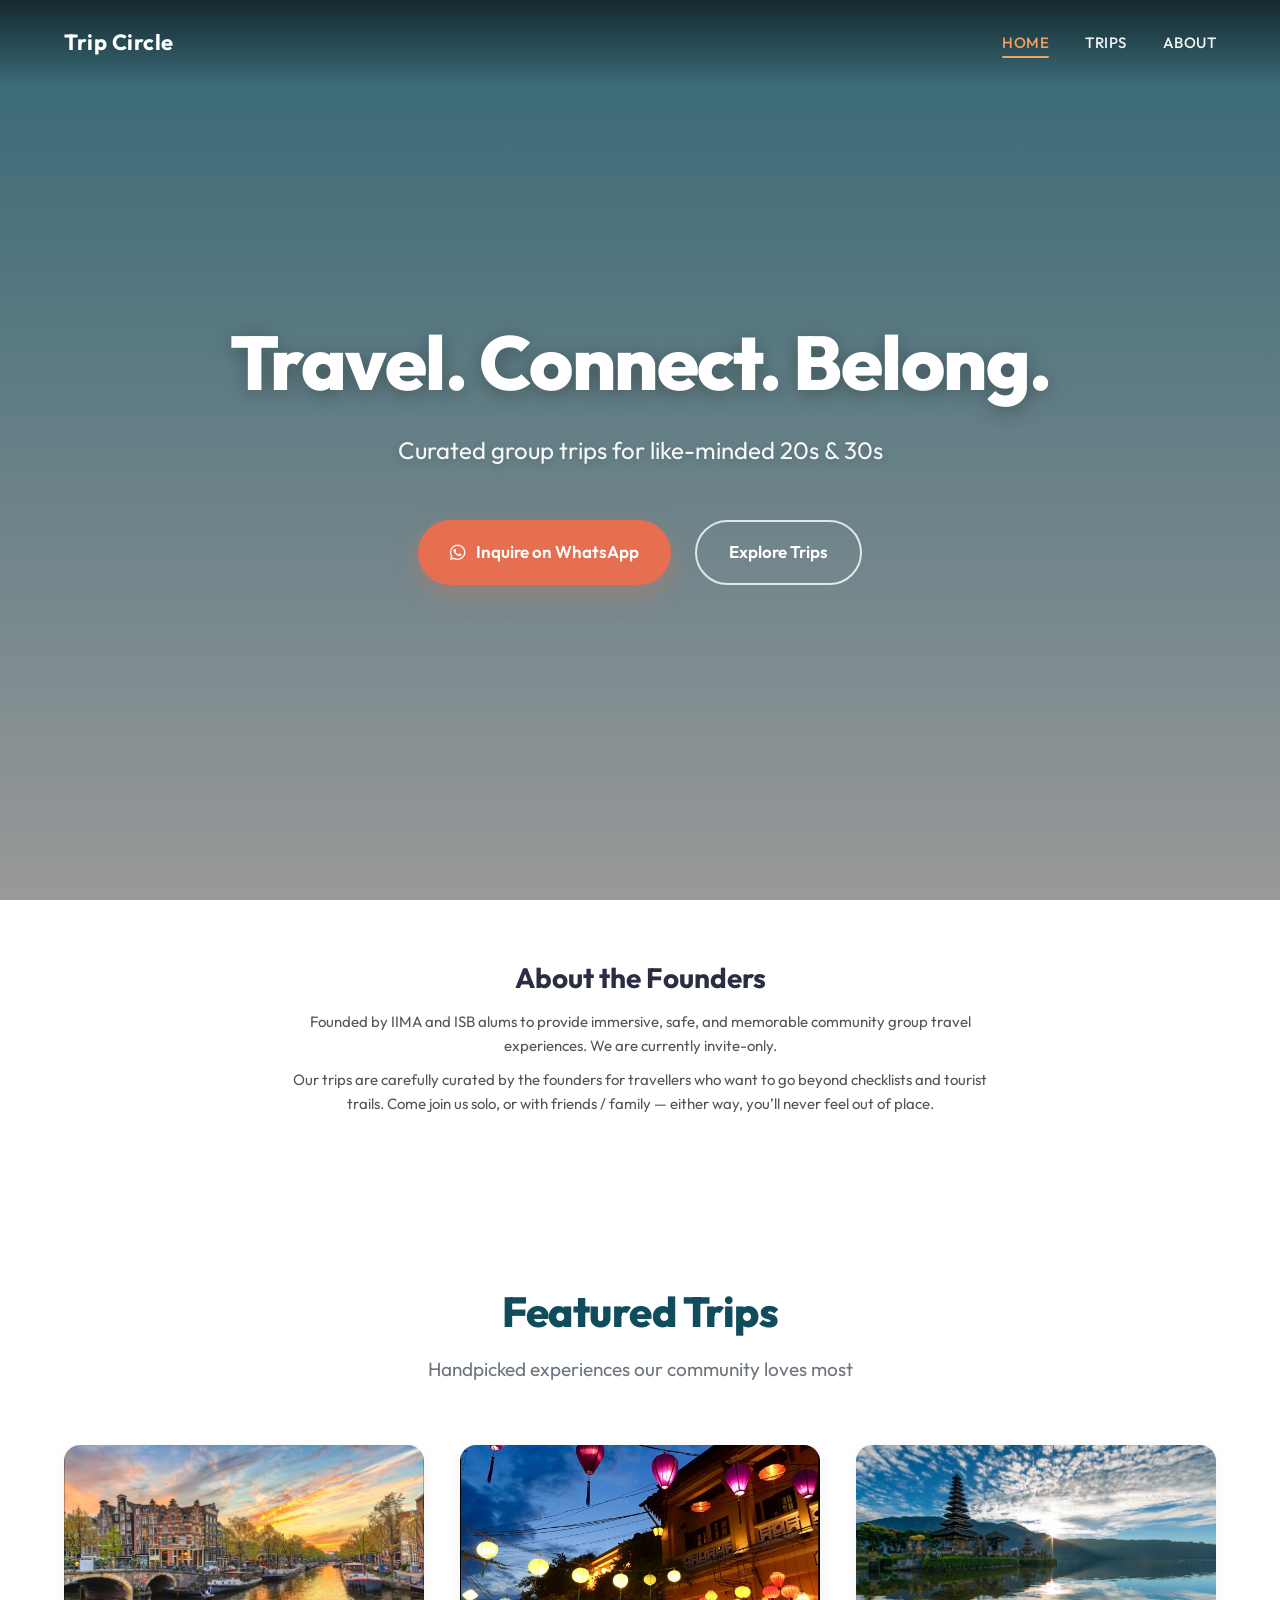
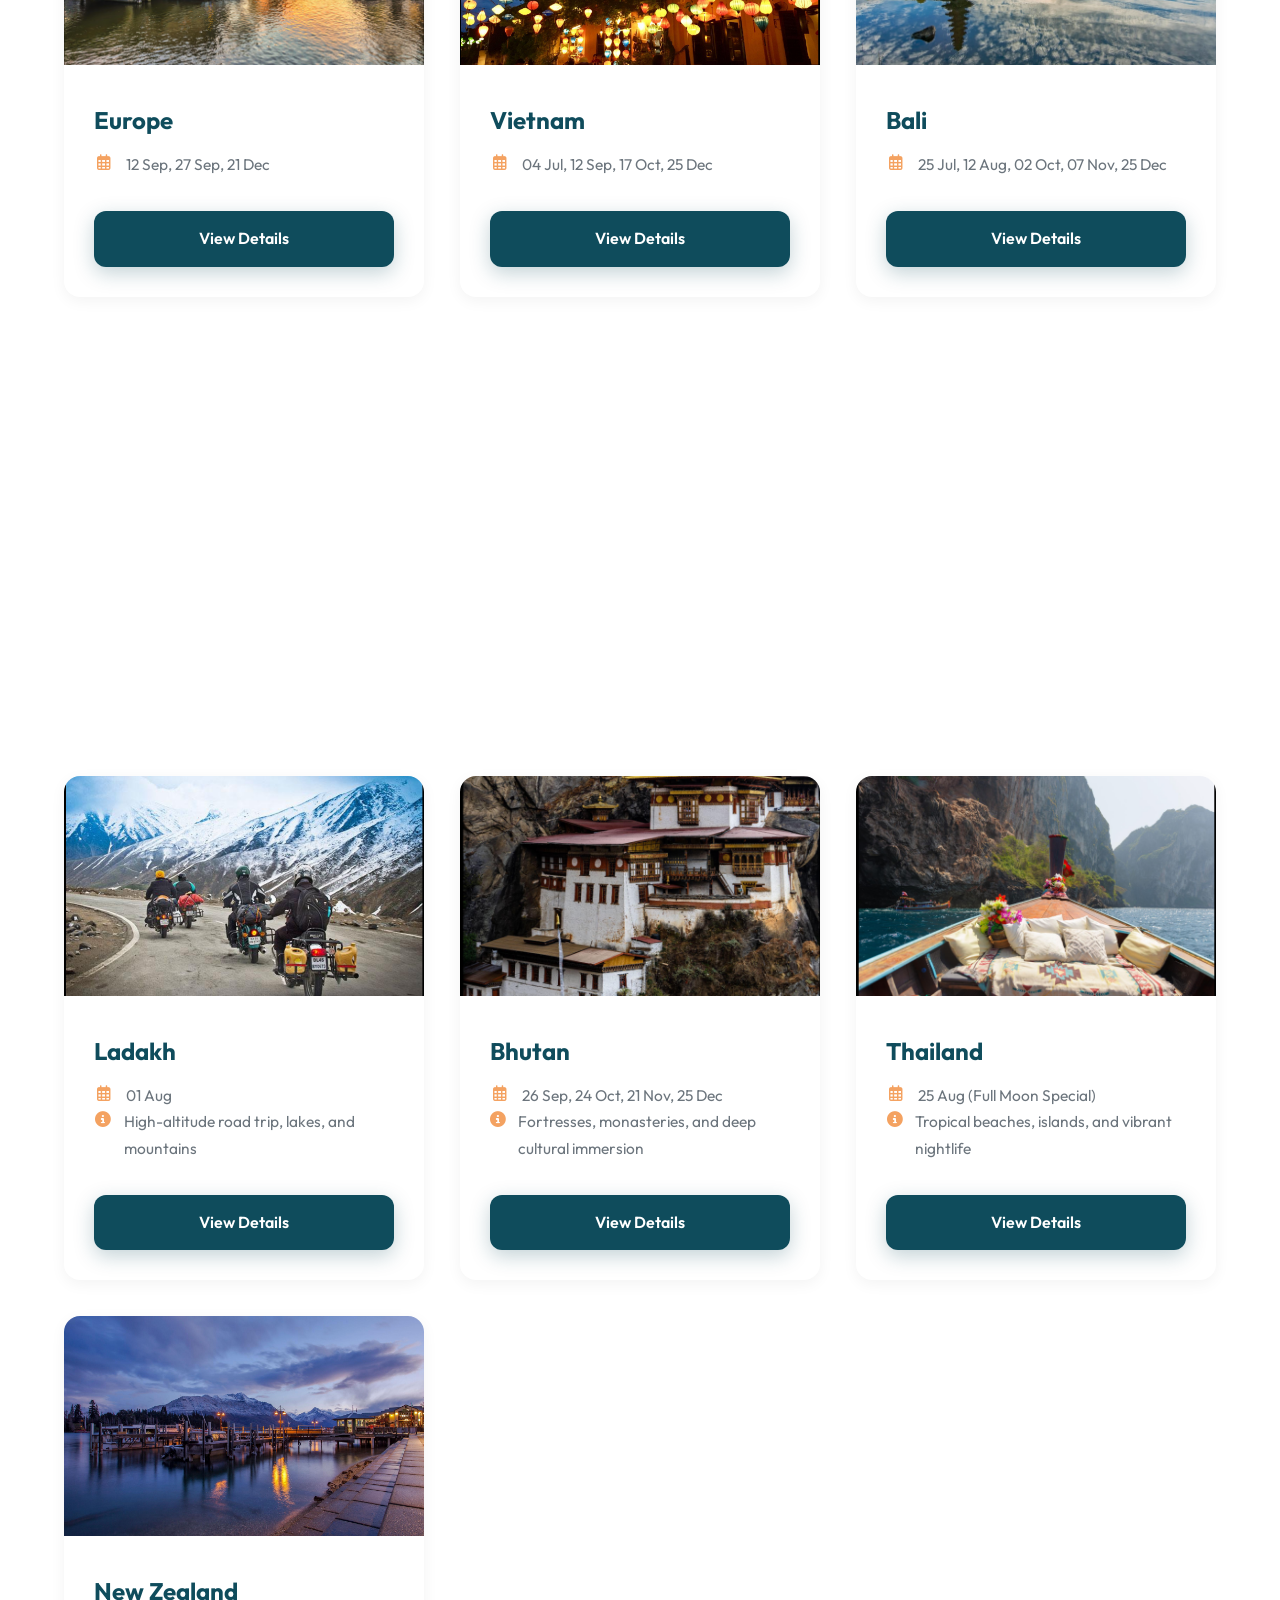
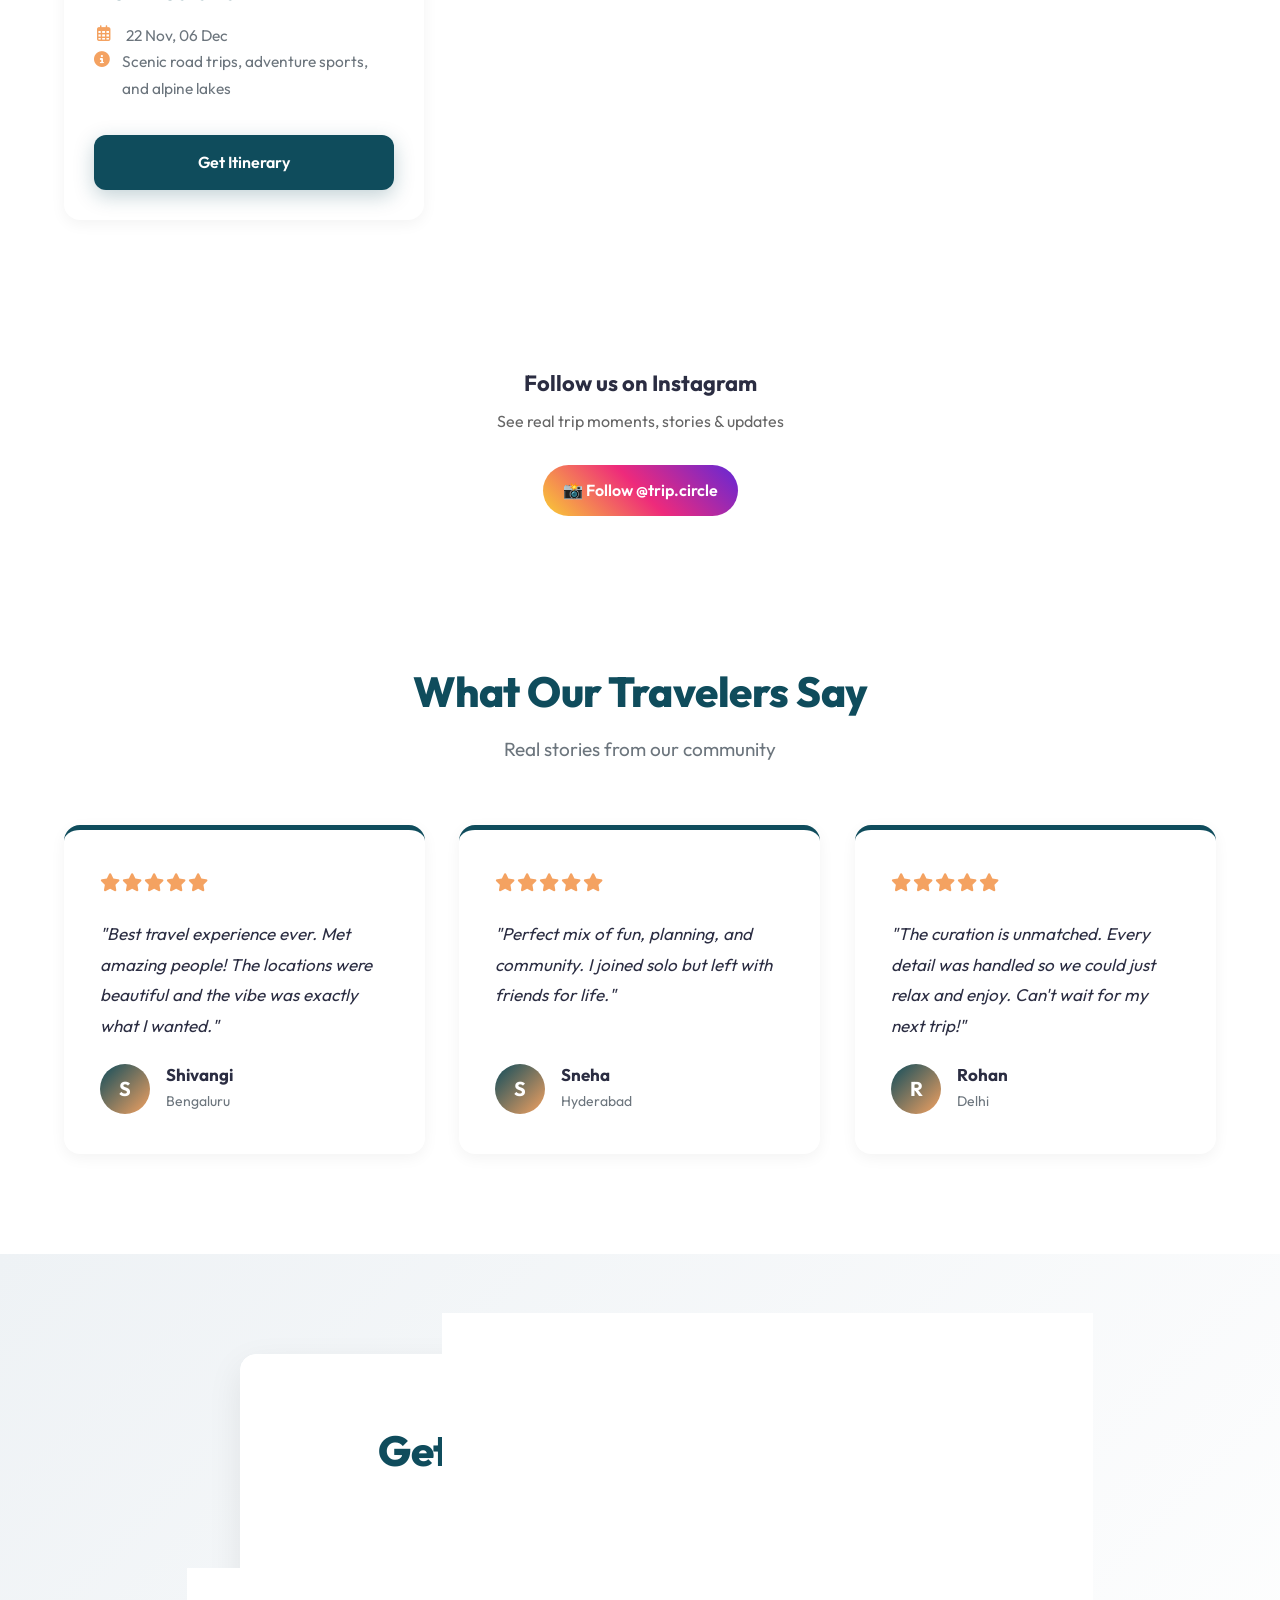
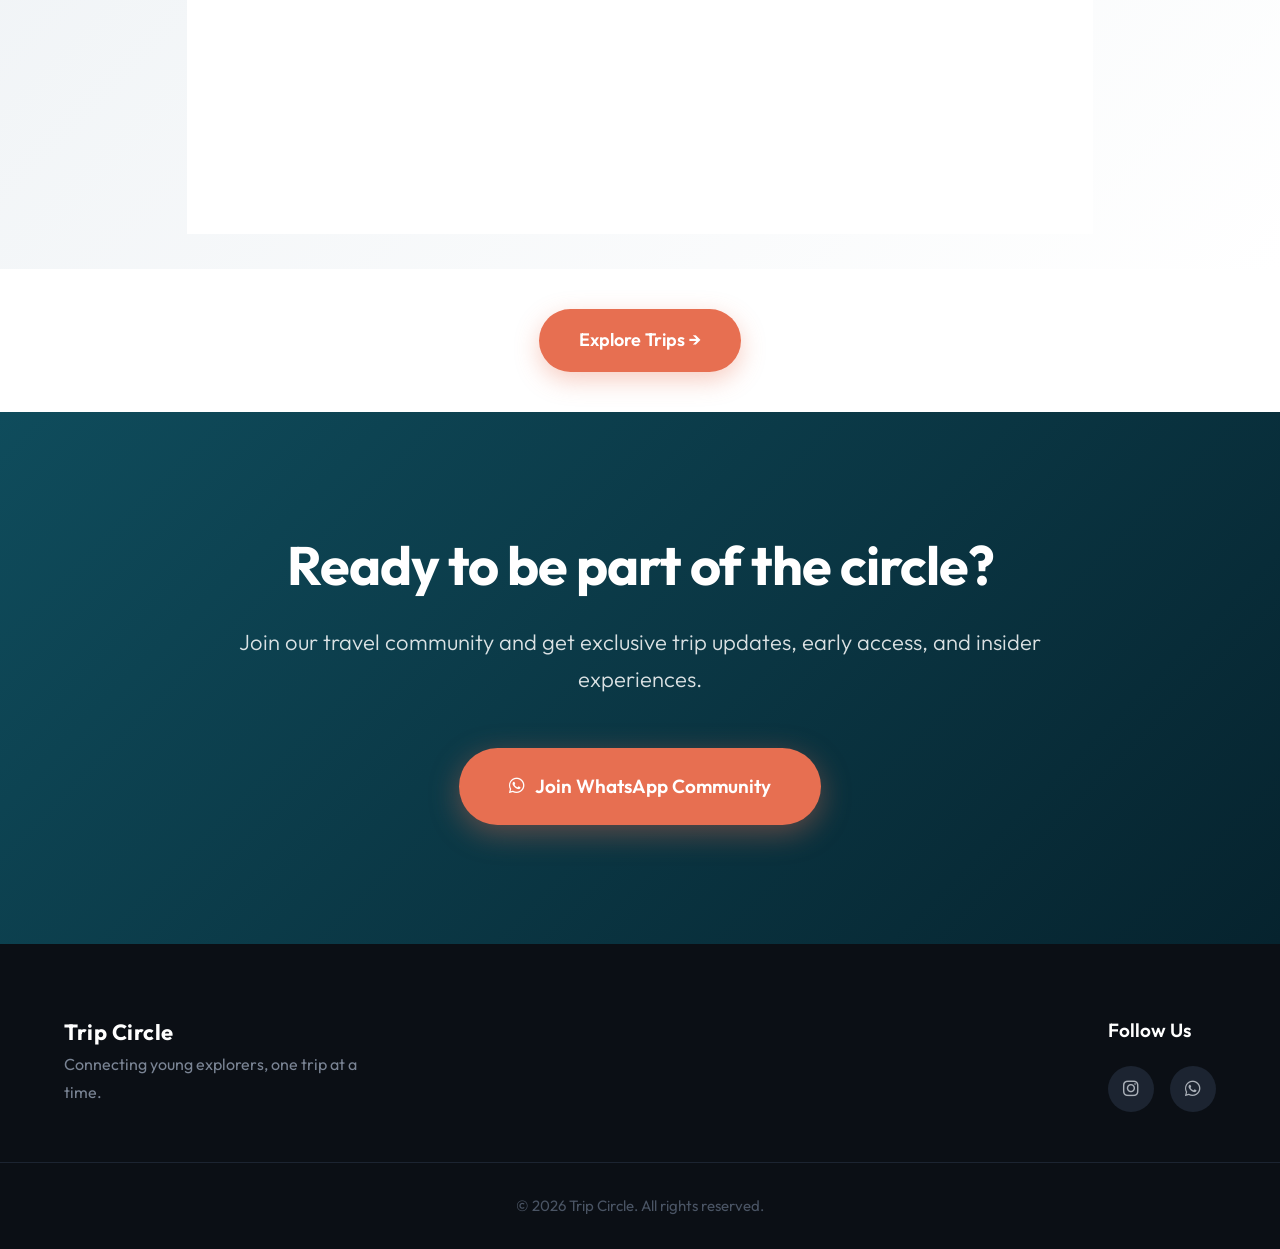
<file: index.html>
<!DOCTYPE html>
<html lang="en">

<head>
    <meta charset="UTF-8">
    <meta name="viewport" content="width=device-width, initial-scale=1.0">
    <title>Trip Circle - Home</title>
    <meta name="description" content="Curated group trips for like-minded 20s & 30s. Join Trip Circle and travel with your tribe.">
    <link rel="preconnect" href="https://fonts.googleapis.com">
    <link rel="preconnect" href="https://fonts.gstatic.com" crossorigin>
    <link href="https://fonts.googleapis.com/css2?family=Outfit:wght@300;400;500;600;700;800&display=swap" rel="stylesheet">
    <link rel="stylesheet" href="https://cdnjs.cloudflare.com/ajax/libs/font-awesome/6.4.0/css/all.min.css">
    <link rel="stylesheet" href="style.css">
</head>

<body>

    <!-- NAVIGATION -->
    <nav class="navbar fade-in">
        <div class="nav-container">
            <a href="index.html" class="logo-text-only" style="text-decoration: none;">Trip Circle</a>
            <div class="menu-toggle">☰</div>
            <div class="menu-overlay"></div>
            <ul class="nav-links">
                <li><a href="index.html" class="active">Home</a></li>
                <li><a href="trips.html">Trips</a></li>
                <li><a href="about.html">About</a></li>
            </ul>
        </div>
    </nav>

    <!-- HERO SECTION -->
    <header class="hero">
        <div class="hero-overlay"></div>
        <div class="hero-content fade-up-load">
            <h1>Travel. Connect. Belong.</h1>
            <p>Curated group trips for like-minded 20s & 30s</p>
            <div class="hero-actions cta-buttons">
                <a href="https://wa.me/919480068906"
                    class="btn btn-primary pulse-anim" target="_blank" rel="noopener noreferrer">
                    <i class="fab fa-whatsapp"></i> Inquire on WhatsApp
                </a>
                <a href="trips.html" class="btn btn-outline">Explore Trips</a>
            </div>
        </div>
    </header>

    <section class="about-founders">
        <div class="container">
            <h2>About the Founders</h2>
            <p>
                Founded by IIMA and ISB alums to provide immersive, safe, and memorable community group travel experiences.
                We are currently invite-only.
            </p>
            <p>
                Our trips are carefully curated by the founders for travellers who want to go beyond checklists and tourist trails.
                Come join us solo, or with friends / family — either way, you’ll never feel out of place.
            </p>
        </div>
    </section>



    <!-- FEATURED TRIPS SECTION (3 only on Home) -->
    <section id="trips" class="up-trips section">
        <div class="container">
            <div class="section-title fade-up">
                <h2>Featured Trips</h2>
                <p>Handpicked experiences our community loves most</p>
            </div>

            <div class="trips-grid">
                <!-- Europe - Most Popular -->
                <div class="trip-card fade-up">
                    <div class="trip-img">
                        <img src="images/europe.jpg"
                            alt="Europe" loading="lazy">
                    </div>
                    <div class="trip-content">
                        <div class="trip-header">
                            <h3>Europe</h3>
                        </div>
                        <ul class="trip-details">
                            <li><i class="far fa-calendar-alt"></i> 12 Sep, 27 Sep, 21 Dec</li>
                        </ul>
                        <a href="europe.html"
                            class="btn btn-secondary btn-block">
                            View Details
                        </a>
                    </div>
                </div>

                <!-- Vietnam - Featured -->
                <div class="trip-card fade-up" style="transition-delay: 80ms;">
                    <div class="trip-img">
                        <img src="images/vietnam.jpg"
                            alt="Vietnam" loading="lazy">
                    </div>
                    <div class="trip-content">
                        <div class="trip-header">
                            <h3>Vietnam</h3>
                        </div>
                        <ul class="trip-details">
                            <li><i class="far fa-calendar-alt"></i> 04 Jul, 12 Sep, 17 Oct, 25 Dec</li>
                        </ul>
                        <a href="vietnam.html"
                            class="btn btn-secondary btn-block">
                            View Details
                        </a>
                    </div>
                </div>

                <!-- Bali -->
                <div class="trip-card fade-up" style="transition-delay: 160ms;">
                    <div class="trip-img">
                        <img src="images/bali.jpg"
                            alt="Bali" loading="lazy">
                    </div>
                    <div class="trip-content">
                        <div class="trip-header">
                            <h3>Bali</h3>
                        </div>
                        <ul class="trip-details">
                            <li><i class="far fa-calendar-alt"></i> 25 Jul, 12 Aug, 02 Oct, 07 Nov, 25 Dec</li>
                        </ul>
                        <a href="bali.html"
                            class="btn btn-secondary btn-block">
                            View Details
                        </a>
                    </div>
                </div>
            </div>

            <!-- Explore All CTA -->
            <div class="explore-all-wrap fade-up">
                <a href="trips.html" class="btn btn-secondary">
                    Explore All Trips <i class="fas fa-arrow-right"></i>
                </a>
            </div>
        </div>
    </section>



    <!-- OTHER ACTIVE DESTINATIONS -->
    <section class="section">
        <div class="container">
            <div class="section-title fade-up">
                <h2>More Trips Coming Soon</h2>
                <p>Curated group experiences open for booking and early interest.</p>
            </div>

            <div class="trips-grid">
                <!-- Ladakh -->
                <div class="trip-card fade-up">
                    <div class="trip-img">
                        <img src="images/ladakh.jpg" alt="Ladakh" loading="lazy">
                    </div>
                    <div class="trip-content">
                        <div class="trip-header">
                            <h3>Ladakh</h3>
                        </div>
                        <ul class="trip-details">
                            <li><i class="far fa-calendar-alt"></i> 01 Aug</li>
                            <li><i class="fas fa-info-circle"></i> High-altitude road trip, lakes, and mountains</li>
                        </ul>
                        <a href="ladakh.html" class="btn btn-secondary btn-block">View Details</a>
                    </div>
                </div>

                <!-- Bhutan -->
                <div class="trip-card fade-up" style="transition-delay: 50ms;">
                    <div class="trip-img">
                        <img src="images/bhutan.jpg" alt="Bhutan" loading="lazy">
                    </div>
                    <div class="trip-content">
                        <div class="trip-header">
                            <h3>Bhutan</h3>
                        </div>
                        <ul class="trip-details">
                            <li><i class="far fa-calendar-alt"></i> 26 Sep, 24 Oct, 21 Nov, 25 Dec</li>
                            <li><i class="fas fa-info-circle"></i> Fortresses, monasteries, and deep cultural immersion</li>
                        </ul>
                        <a href="bhutan.html" class="btn btn-secondary btn-block">View Details</a>
                    </div>
                </div>

                <!-- Thailand -->
                <div class="trip-card fade-up" style="transition-delay: 100ms;">
                    <div class="trip-img">
                        <img src="images/thailand.jpg" alt="Thailand" loading="lazy">
                    </div>
                    <div class="trip-content">
                        <div class="trip-header">
                            <h3>Thailand</h3>
                        </div>
                        <ul class="trip-details">
                            <li><i class="far fa-calendar-alt"></i> 25 Aug (Full Moon Special)</li>
                            <li><i class="fas fa-info-circle"></i> Tropical beaches, islands, and vibrant nightlife</li>
                        </ul>
                        <a href="thailand.html" class="btn btn-secondary btn-block">View Details</a>
                    </div>
                </div>

                <!-- New Zealand -->
                <div class="trip-card fade-up" style="transition-delay: 150ms;">
                    <div class="trip-img">
                        <img src="images/new-zealand.jpg" alt="New Zealand" loading="lazy">
                    </div>
                    <div class="trip-content">
                        <div class="trip-header">
                            <h3>New Zealand</h3>
                        </div>
                        <ul class="trip-details">
                            <li><i class="far fa-calendar-alt"></i> 22 Nov, 06 Dec</li>
                            <li><i class="fas fa-info-circle"></i> Scenic road trips, adventure sports, and alpine lakes</li>
                        </ul>
                        <a href="https://wa.me/919480068906?text=Hi%20Trip%20Circle,%20I'm%20interested%20in%20the%20New%20Zealand%20trip.%20Please%20share%20details." class="btn btn-secondary btn-block" target="_blank" rel="noopener noreferrer" data-static-wa="true">Get Itinerary</a>
                    </div>
                </div>
            </div>
        </div>
    </section>

    <section class="insta-follow">
        <h3>Follow us on Instagram</h3>
        <p>See real trip moments, stories & updates</p>
        <a href="https://www.instagram.com/trip.circle?igsh=MXNuM3I5YWVoNGF1Mg==" target="_blank" class="insta-btn">
            📸 Follow @trip.circle
        </a>
    </section>

    <!-- REVIEWS SECTION -->
    <section id="reviews" class="reviews section">
        <div class="container">
            <div class="section-title fade-up">
                <h2>What Our Travelers Say</h2>
                <p>Real stories from our community</p>
            </div>
            <div class="reviews-grid">
                <div class="review-card fade-up" style="transition-delay: 50ms;">
                    <div class="stars">
                        <i class="fas fa-star"></i><i class="fas fa-star"></i><i class="fas fa-star"></i><i class="fas fa-star"></i><i class="fas fa-star"></i>
                    </div>
                    <p class="review-text">"Best travel experience ever. Met amazing people! The locations were beautiful and the vibe was exactly what I wanted."</p>
                    <div class="reviewer">
                        <div class="reviewer-initial">S</div>
                        <div class="reviewer-info">
                            <h4>Shivangi</h4><span>Bengaluru</span>
                        </div>
                    </div>
                </div>
                <div class="review-card fade-up" style="transition-delay: 150ms;">
                    <div class="stars">
                        <i class="fas fa-star"></i><i class="fas fa-star"></i><i class="fas fa-star"></i><i class="fas fa-star"></i><i class="fas fa-star"></i>
                    </div>
                    <p class="review-text">"Perfect mix of fun, planning, and community. I joined solo but left with friends for life."</p>
                    <div class="reviewer">
                        <div class="reviewer-initial">S</div>
                        <div class="reviewer-info">
                            <h4>Sneha</h4><span>Hyderabad</span>
                        </div>
                    </div>
                </div>
                <div class="review-card fade-up" style="transition-delay: 250ms;">
                    <div class="stars">
                        <i class="fas fa-star"></i><i class="fas fa-star"></i><i class="fas fa-star"></i><i class="fas fa-star"></i><i class="fas fa-star"></i>
                    </div>
                    <p class="review-text">"The curation is unmatched. Every detail was handled so we could just relax and enjoy. Can't wait for my next trip!"</p>
                    <div class="reviewer">
                        <div class="reviewer-initial">R</div>
                        <div class="reviewer-info">
                            <h4>Rohan</h4><span>Delhi</span>
                        </div>
                    </div>
                </div>
            </div>
        </div>
    </section>

    <!-- EMAIL SUBSCRIPTION SECTION -->
    <section class="newsletter section fade-up">
        <div class="container">
            <div class="newsletter-card">
                <div class="section-title">
                    <h2>Get Upcoming Trip Updates</h2>
                    <p>Be the first to know about new trips</p>
                </div>
                <form id="subscribe-form">
                    <input type="text" name="name" placeholder="Your Name" required class="form-input">
                    <input type="email" name="email" placeholder="Your Email" required class="form-input">
                    <input type="tel" name="whatsapp" placeholder="Your WhatsApp Number" required class="form-input">
                    <button type="submit" class="btn btn-primary">Get Updates</button>
                </form>
                <div id="success-msg" class="success-msg">You're now part of Trip Circle 🎉</div>
            </div>
        </div>
    </section>

    <!-- EXPLORE TRIPS BUTTON SECTION -->
    <section class="section" style="text-align: center; padding: 40px 0;">
        <div class="container fade-up">
            <a href="trips.html" class="btn btn-primary" style="font-size: 18px; padding: 16px 40px; border-radius: 50px;">Explore Trips &rarr;</a>
        </div>
    </section>

    <!-- FINAL CTA SECTION -->
    <section class="final-cta">
        <div class="cta-content fade-up">
            <h2>Ready to be part of the circle?</h2>
            <p>Join our travel community and get exclusive trip updates, early access, and insider experiences.</p>
            <a href="https://whatsapp.com/channel/0029VbBq3bUJkK7CwxouRG3i"
               class="btn btn-cta pulse-anim" target="_blank" rel="noopener noreferrer">
                <i class="fab fa-whatsapp"></i> Join WhatsApp Community
            </a>
        </div>
    </section>

    <!-- FOOTER -->
    <footer class="footer">
        <div class="container footer-content">
            <div class="brand">
                <div class="logo-text-only">Trip Circle</div>
                <p>Connecting young explorers, one trip at a time.</p>
            </div>
            <div class="links">
                <p>Follow Us</p>
                <div class="socials">
                    <a href="https://www.instagram.com/trip.circle?igsh=MXNuM3I5YWVoNGF1Mg==" target="_blank" rel="noopener noreferrer"><i class="fab fa-instagram"></i></a>
                    <a href="https://whatsapp.com/channel/0029VbBq3bUJkK7CwxouRG3i" target="_blank" rel="noopener noreferrer"><i class="fab fa-whatsapp"></i></a>
                </div>
            </div>
        </div>
        <div class="copyright">&copy; 2026 Trip Circle. All rights reserved.</div>
    </footer>

    <script>
        function applyDynamicWhatsAppLinks() {
            const baseWhatsAppUrl = "https://wa.me/919480068906";
            const defaultTripName = (document.querySelector(".page-hero h1, .hero h1, h1")?.textContent || document.title || "Trip")
                .replace(/\s*-\s*Trip Circle\s*$/i, "")
                .trim();

            document.querySelectorAll("a[href*=\"wa.me/919480068906\"]:not([data-static-wa='true'])").forEach(link => {
                let tripName = defaultTripName;
                const tripCard = link.closest(".trip-card, .trip-item, .destination-card, .card");
                const heading = tripCard ? tripCard.querySelector("h2, h3, h4") : null;
                if (heading && heading.textContent.trim()) {
                    tripName = heading.textContent.trim();
                }

                const message = "Hi Trip Circle, I'm interested in " + tripName + ". Please share details.";
                link.href = baseWhatsAppUrl + "?text=" + encodeURIComponent(message);
            });
        }

        document.addEventListener('DOMContentLoaded', () => {
            applyDynamicWhatsAppLinks();
            const observer = new IntersectionObserver((entries, obs) => {
                entries.forEach(entry => {
                    if (entry.isIntersecting) {
                        entry.target.classList.add('visible');
                        obs.unobserve(entry.target);
                    }
                });
            }, { threshold: 0.12 });
            document.querySelectorAll('.fade-up').forEach(el => observer.observe(el));

            const form = document.getElementById('subscribe-form');
            const successMsg = document.getElementById('success-msg');
            if (form) {
                form.addEventListener('submit', (e) => {
                    e.preventDefault();
                    const btn = form.querySelector('button');
                    const originalBtnText = btn.innerHTML;
                    btn.innerHTML = '<i class="fas fa-spinner fa-spin"></i> Sending...';
                    btn.disabled = true;

                    const formData = new FormData(form);
                    const object = Object.fromEntries(formData);
                    
                    object.access_key = "beb9cf86-b610-44fd-b8f4-ea0d4554cf38";
                    object.subject = "New Upcoming Trip Updates Subscriber";

                    fetch('https://api.web3forms.com/submit', {
                        method: 'POST',
                        headers: {
                            'Content-Type': 'application/json',
                            'Accept': 'application/json'
                        },
                        body: JSON.stringify(object)
                    })
                    .then(async (response) => {
                        let json = await response.json();
                        if (response.status === 200 || json.success) {
                            form.style.display = 'none';
                            successMsg.style.display = 'block';
                        } else {
                            console.error(json);
                            alert(json.message || "Something went wrong!");
                            btn.innerHTML = originalBtnText;
                            btn.disabled = false;
                        }
                    })
                    .catch(error => {
                        console.error(error);
                        alert("Form submission failed! Please try again.");
                        btn.innerHTML = originalBtnText;
                        btn.disabled = false;
                    });
                });
            }
        });

        const menu = document.querySelector(".nav-links");
        const overlay = document.querySelector(".menu-overlay");
        const menuToggle = document.querySelector(".menu-toggle");

        if (menuToggle && menu && overlay) {
            menuToggle.onclick = () => {
                menu.classList.toggle("active");
                overlay.classList.toggle("active");
            };

            overlay.onclick = () => {
                menu.classList.remove("active");
                overlay.classList.remove("active");
            };

            document.querySelectorAll(".nav-links a").forEach(link => {
                link.addEventListener("click", () => {
                    menu.classList.remove("active");
                    overlay.classList.remove("active");
                });
            });
        }
    </script>
</body>
</html>
</file>
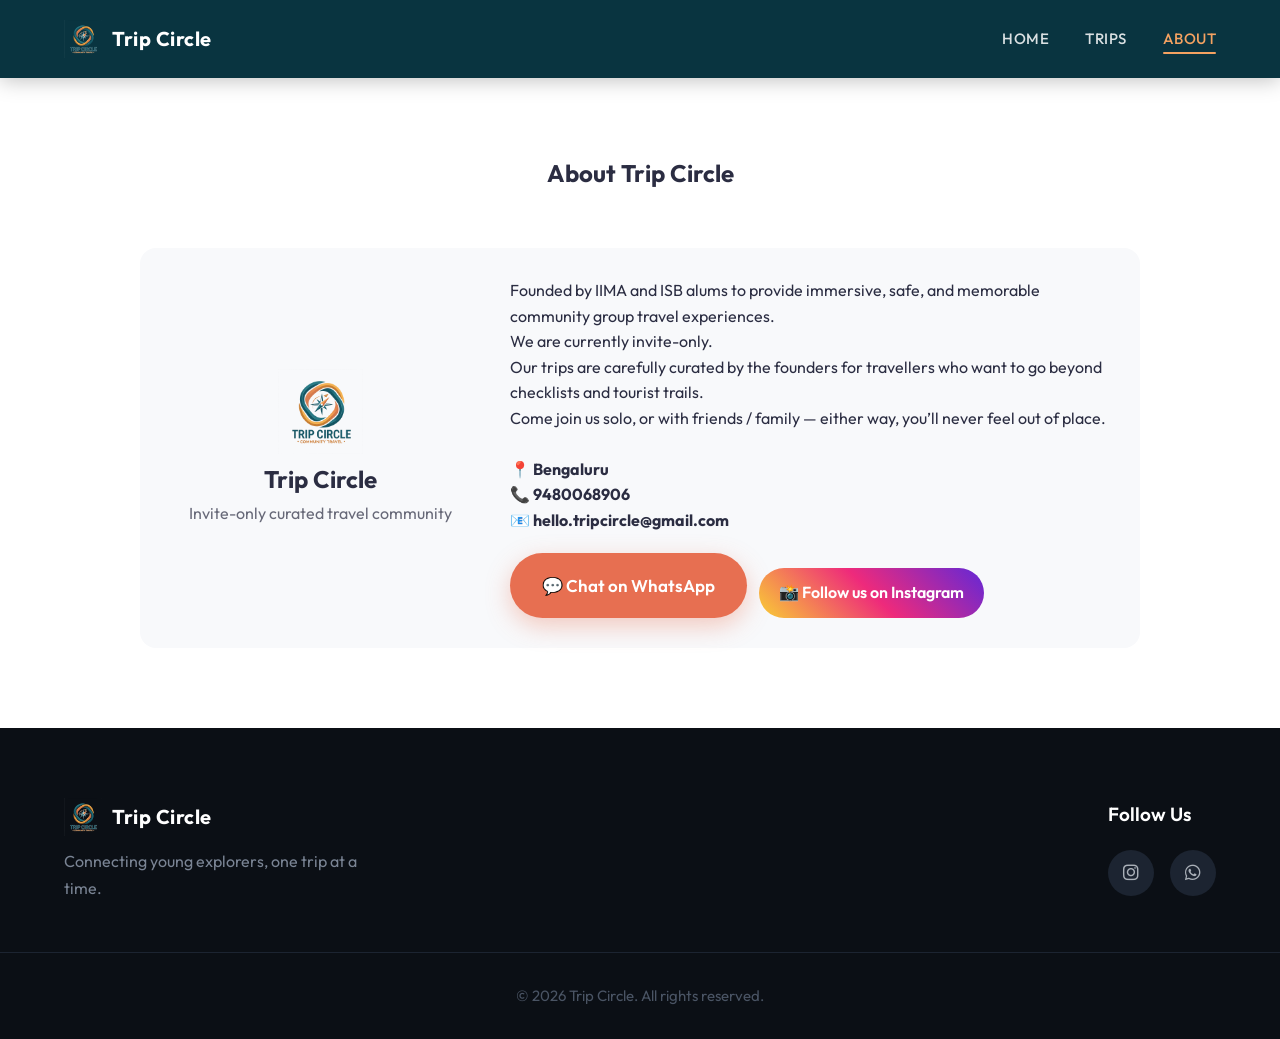
<file: about.html>
<!DOCTYPE html>
<html lang="en">

<head>
    <meta charset="UTF-8">
    <meta name="viewport" content="width=device-width, initial-scale=1.0">
    <title>About Trip Circle</title>
    <meta name="description" content="Learn about Trip Circle, an invite-only curated travel community.">
    <link rel="preconnect" href="https://fonts.googleapis.com">
    <link rel="preconnect" href="https://fonts.gstatic.com" crossorigin>
    <link href="https://fonts.googleapis.com/css2?family=Outfit:wght@300;400;500;600;700;800&display=swap" rel="stylesheet">
    <link rel="stylesheet" href="https://cdnjs.cloudflare.com/ajax/libs/font-awesome/6.4.0/css/all.min.css">
    <link rel="stylesheet" href="style.css">
</head>

<body>

    <!-- NAVIGATION -->
    <nav class="navbar-inner">
        <div class="nav-container">
            <a href="index.html" class="logo"><img src="images/logo.png" alt="Trip Circle Logo">
  <span class="logo-text">Trip Circle</span></a>
            <div class="menu-toggle">☰</div>
            <div class="menu-overlay"></div>
            <ul class="nav-links">
                <li><a href="index.html">Home</a></li>
                <li><a href="trips.html">Trips</a></li>
                <li><a href="about.html" class="active">About</a></li>
            </ul>
        </div>
    </nav>

    <section class="about" style="padding:80px 20px;">
        <div class="container">
            <h1 class="section-title">About Trip Circle</h1>

            <div class="about-container">

                <!-- LEFT SIDE -->
                <div class="about-left">
                    <img src="images/logo.png" alt="Trip Circle">
                    <h2>Trip Circle</h2>
                    <p>Invite-only curated travel community</p>
                </div>

                <!-- RIGHT SIDE -->
                <div class="about-right">

                    <p>
                        Founded by IIMA and ISB alums to provide immersive, safe, and memorable community group travel experiences.
                    </p>

                    <p>
                        We are currently invite-only.
                    </p>

                    <p>
                        Our trips are carefully curated by the founders for travellers who want to go beyond checklists and tourist trails.
                    </p>

                    <p>
                        Come join us solo, or with friends / family — either way, you’ll never feel out of place.
                    </p>

                    <div style="margin-top:25px;">
                        <strong>📍 Bengaluru</strong><br>
                        <strong>📞 9480068906</strong><br>
                        <strong>📧 hello.tripcircle@gmail.com</strong>
                    </div>

                    <div style="margin-top:20px; display:flex; gap:12px; flex-wrap:wrap;">
                        <a href="https://wa.me/919480068906" class="btn btn-primary" target="_blank" rel="noopener noreferrer">💬 Chat on WhatsApp</a>
                        <a href="https://www.instagram.com/trip.circle?igsh=MXNuM3I5YWVoNGF1Mg==" target="_blank" rel="noopener noreferrer" class="insta-btn">📸 Follow us on Instagram</a>
                    </div>

                </div>

            </div>
        </div>
    </section>

    <!-- FOOTER -->
    <footer class="footer">
        <div class="container footer-content">
            <div class="brand">
                <div class="logo"><img src="images/logo.png" alt="Trip Circle Logo">
  <span class="logo-text">Trip Circle</span></div>
                <p>Connecting young explorers, one trip at a time.</p>
            </div>
            <div class="links">
                <p>Follow Us</p>
                <div class="socials">
                    <a href="https://www.instagram.com/trip.circle?igsh=MXNuM3I5YWVoNGF1Mg==" target="_blank" rel="noopener noreferrer"><i class="fab fa-instagram"></i></a>
                    <a href="https://whatsapp.com/channel/0029VbBq3bUJkK7CwxouRG3i" target="_blank" rel="noopener noreferrer"><i class="fab fa-whatsapp"></i></a>
                </div>
            </div>
        </div>
        <div class="copyright">&copy; 2026 Trip Circle. All rights reserved.</div>
    </footer>

    <script>
        function applyDynamicWhatsAppLinks() {
            const baseWhatsAppUrl = "https://wa.me/919480068906";
            const defaultTripName = (document.querySelector(".page-hero h1, .hero h1, h1")?.textContent || document.title || "Trip")
                .replace(/\s*-\s*Trip Circle\s*$/i, "")
                .trim();

            document.querySelectorAll("a[href*=\"wa.me/919480068906\"]").forEach(link => {
                let tripName = defaultTripName;
                const tripCard = link.closest(".trip-card, .trip-item, .destination-card, .card");
                const heading = tripCard ? tripCard.querySelector("h2, h3, h4") : null;
                if (heading && heading.textContent.trim()) {
                    tripName = heading.textContent.trim();
                }

                const message = "Hi Trip Circle, I'm interested in " + tripName + ". Please share details.";
                link.href = baseWhatsAppUrl + "?text=" + encodeURIComponent(message);
            });
        }

        document.addEventListener('DOMContentLoaded', () => {
            applyDynamicWhatsAppLinks();
            const observer = new IntersectionObserver((entries, obs) => {
                entries.forEach(entry => {
                    if (entry.isIntersecting) {
                        entry.target.classList.add('visible');
                        obs.unobserve(entry.target);
                    }
                });
            }, { threshold: 0.12 });
            document.querySelectorAll('.fade-up').forEach(el => observer.observe(el));
        });

        const menu = document.querySelector(".nav-links");
        const overlay = document.querySelector(".menu-overlay");
        const menuToggle = document.querySelector(".menu-toggle");

        if (menuToggle && menu && overlay) {
            menuToggle.onclick = () => {
                menu.classList.toggle("active");
                overlay.classList.toggle("active");
            };

            overlay.onclick = () => {
                menu.classList.remove("active");
                overlay.classList.remove("active");
            };

            document.querySelectorAll(".nav-links a").forEach(link => {
                link.addEventListener("click", () => {
                    menu.classList.remove("active");
                    overlay.classList.remove("active");
                });
            });
        }
    </script>
</body>

</html>
</file>
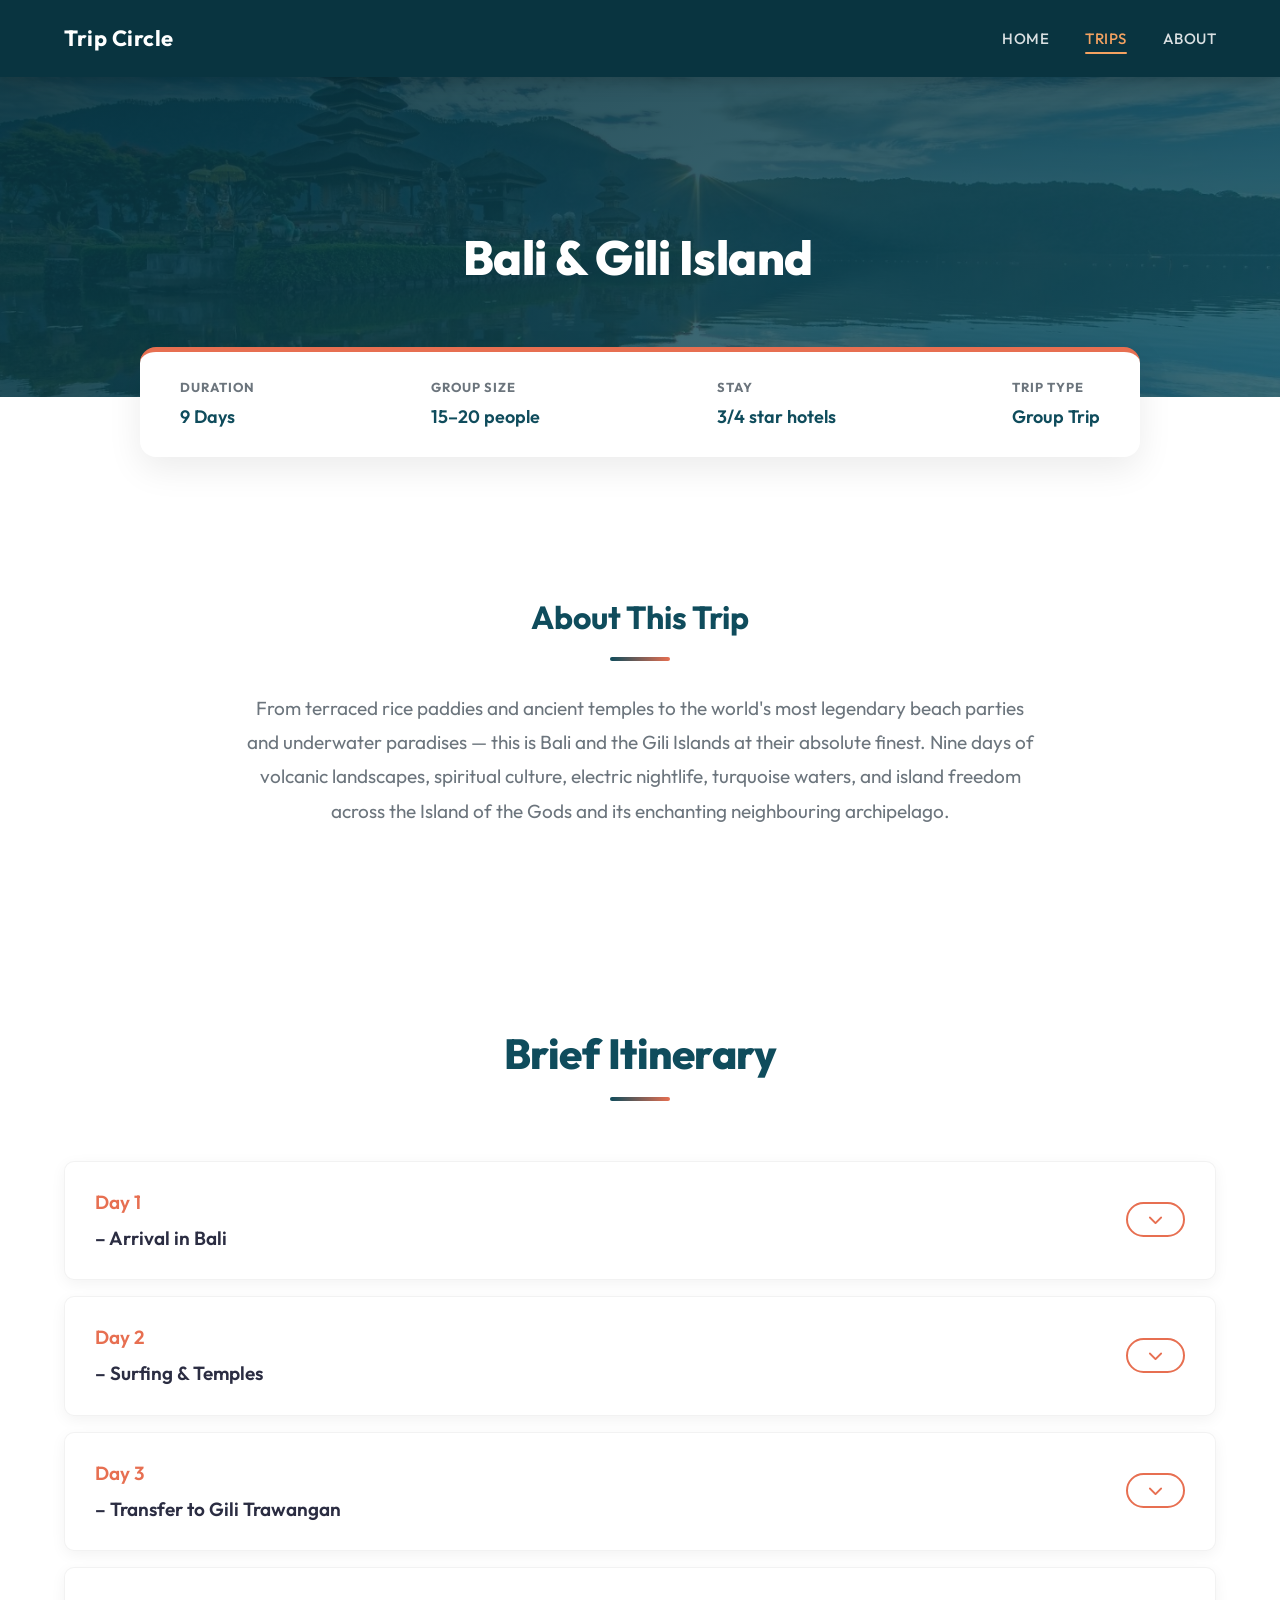
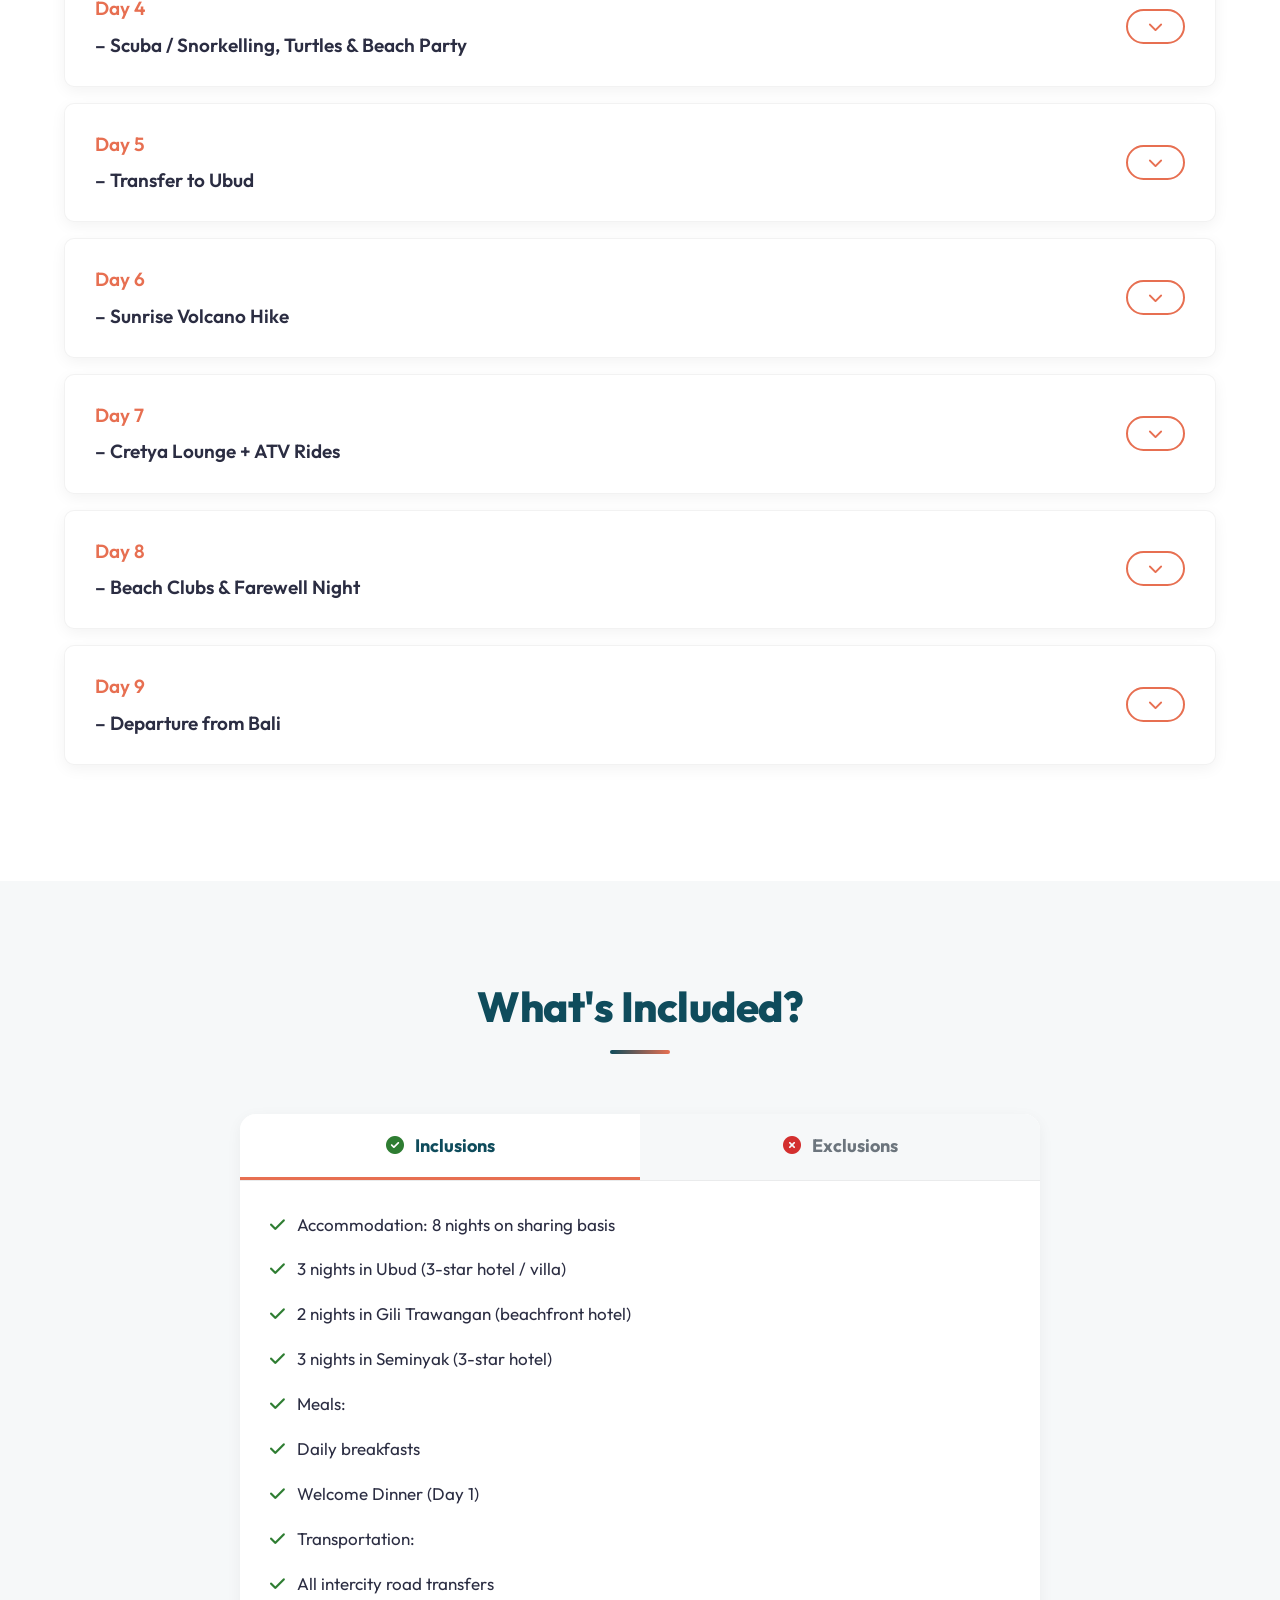
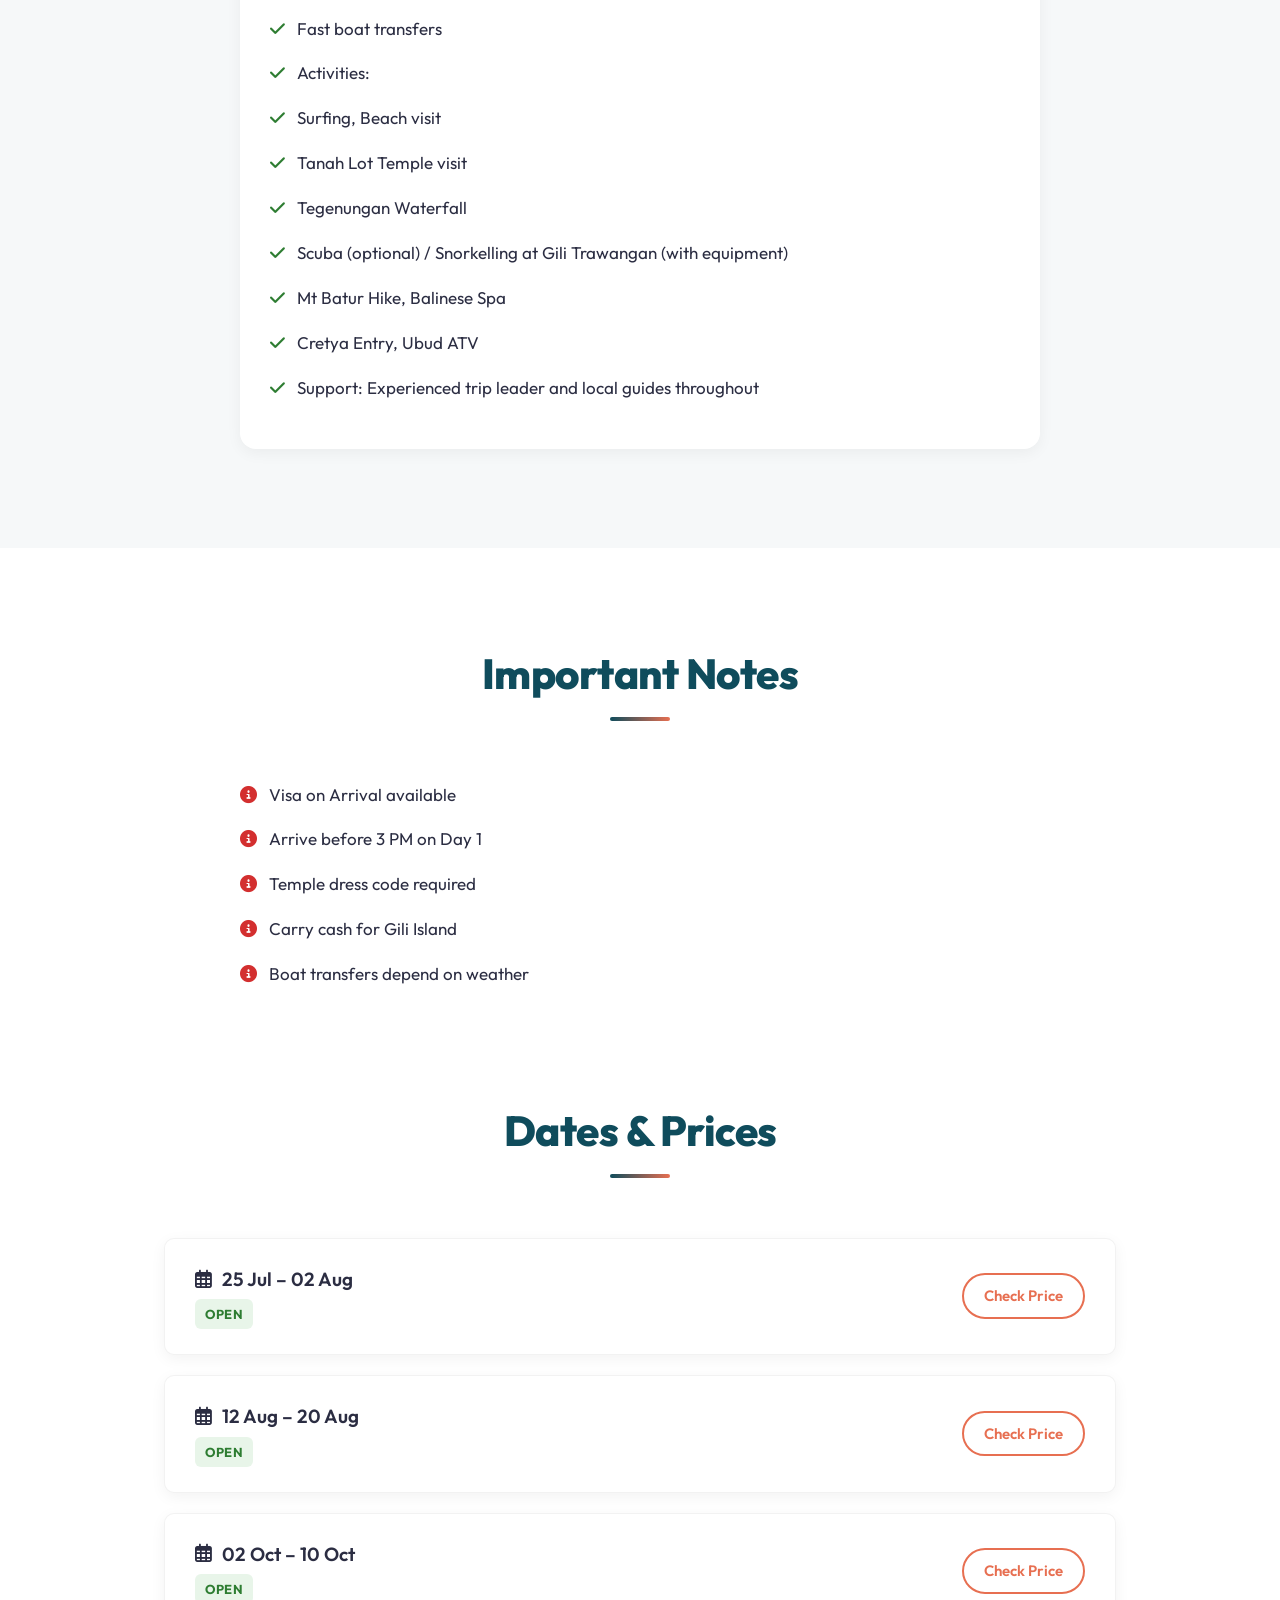
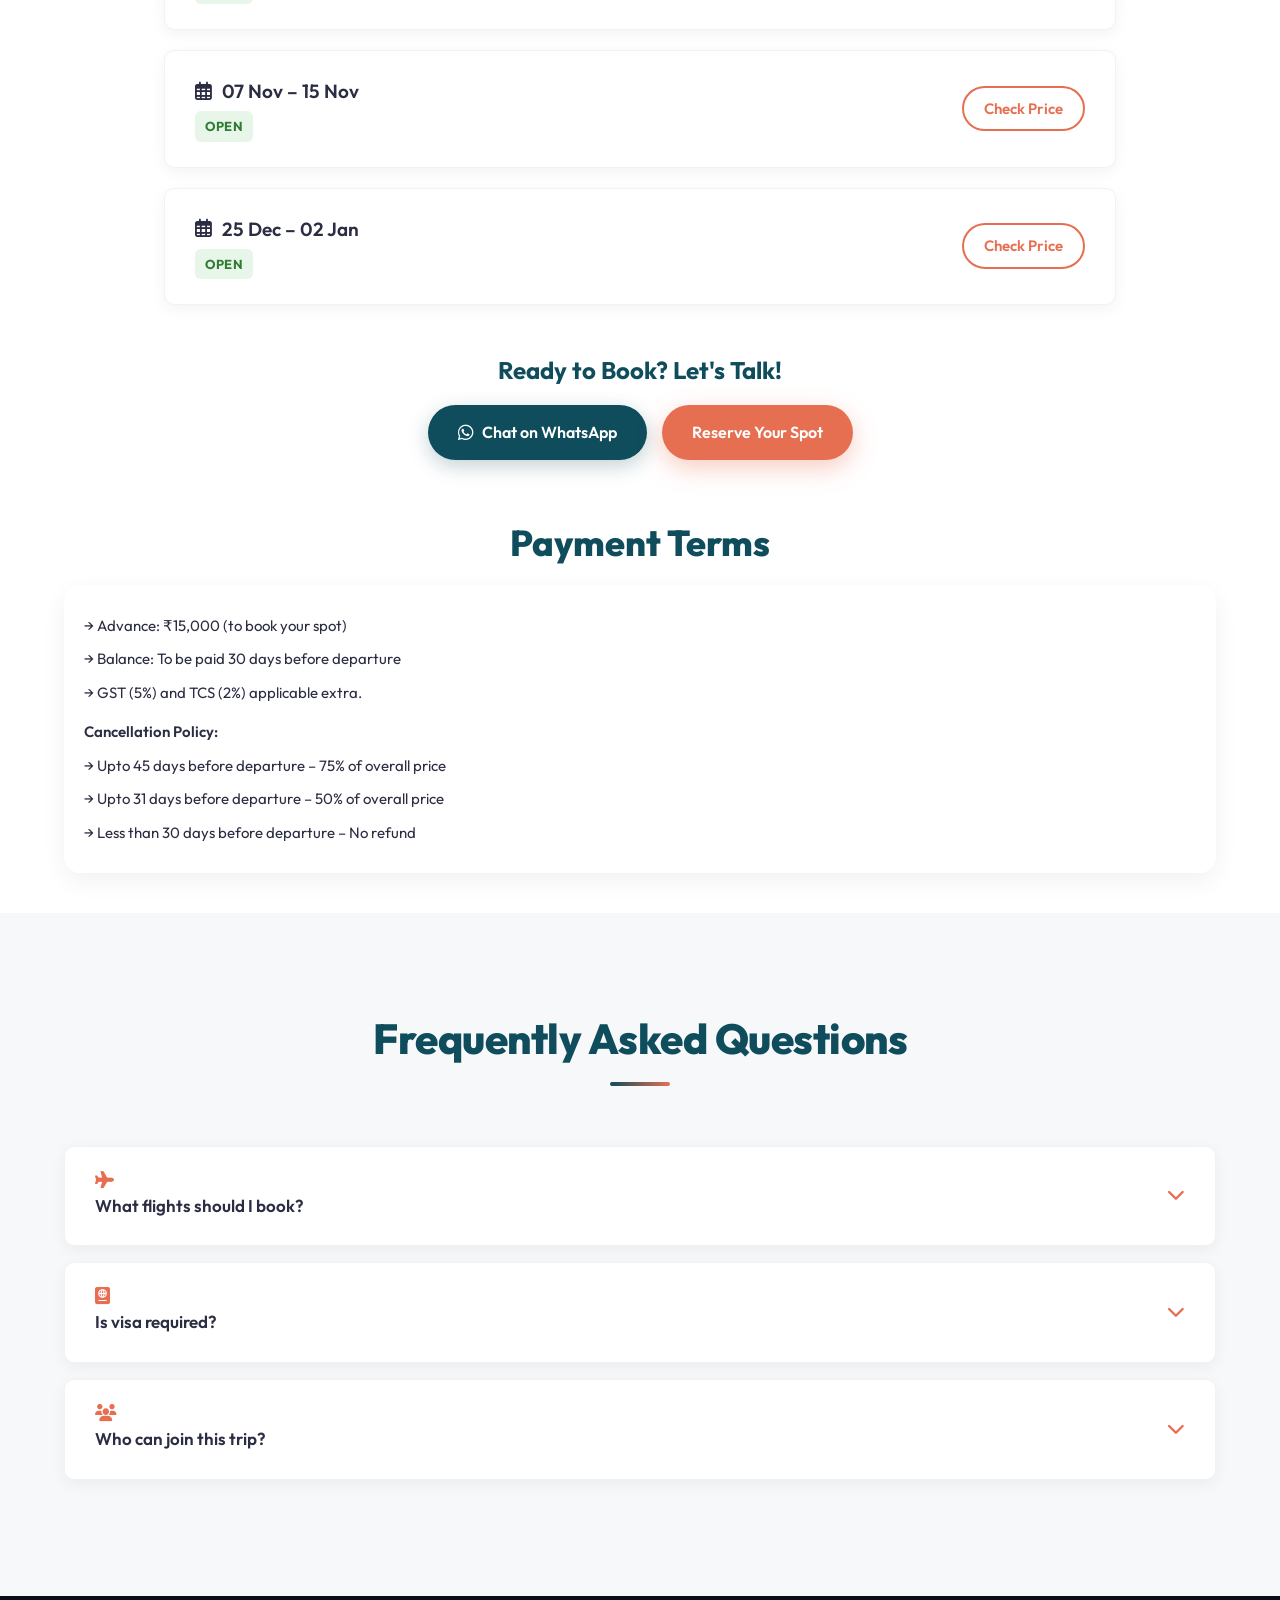
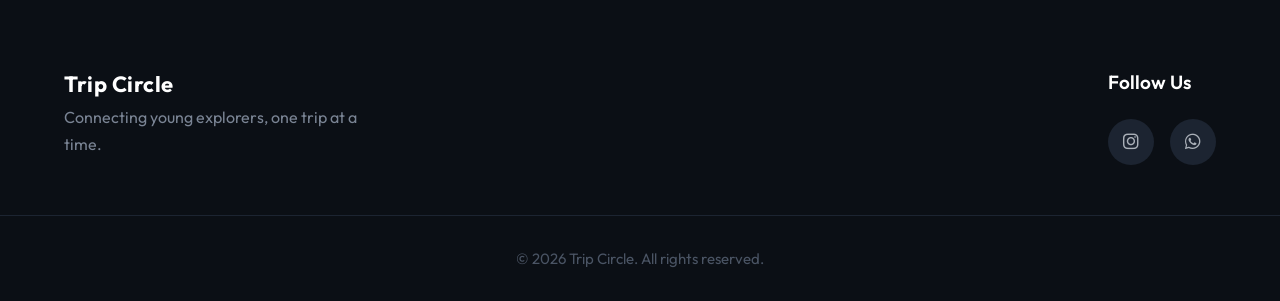
<file: bali.html>
<!DOCTYPE html>
<html lang="en">

<head>
    <meta charset="UTF-8">
    <meta name="viewport" content="width=device-width, initial-scale=1.0">
    <title>Bali & Gili Island - Trip Circle</title>
    <meta name="description" content="Bali & Gili Island: 9 Days across Seminyak, Gili Trawangan, and Ubud.">
    <link rel="preconnect" href="https://fonts.googleapis.com">
    <link rel="preconnect" href="https://fonts.gstatic.com" crossorigin>
    <link href="https://fonts.googleapis.com/css2?family=Outfit:wght@300;400;500;600;700;800&display=swap" rel="stylesheet">
    <link rel="stylesheet" href="https://cdnjs.cloudflare.com/ajax/libs/font-awesome/6.4.0/css/all.min.css">
    <link rel="stylesheet" href="style.css">
</head>

<body class="has-sticky-cta">

    <!-- NAVIGATION -->
    <nav class="navbar-inner">
        <div class="nav-container">
            <a href="index.html" class="logo-text-only" style="text-decoration: none;">Trip Circle</a>
            <div class="menu-toggle">☰</div>
            <div class="menu-overlay"></div>
            <ul class="nav-links">
                <li><a href="index.html">Home</a></li>
                <li><a href="trips.html" class="active">Trips</a></li>
                <li><a href="about.html">About</a></li>
            </ul>
        </div>
    </nav>

    <!-- PAGE HERO -->
    <div class="page-hero" style="background-image: url('images/bali.jpg');">
        <div class="page-hero-overlay"></div>
        <h1>Bali & Gili Island</h1>
        <p style="color: white; position: relative; z-index: 2; font-size: 20px; font-weight: 500; margin-top: 10px; letter-spacing: 0.5px;">&nbsp;</p>
    </div>

    <!-- QUICK INFO BAR -->
    <div class="quick-info-bar fade-up-load">
        <div class="quick-info-item">
            <span class="label">Duration</span>
            <span class="value">9 Days</span>
        </div>
        <div class="quick-info-item">
            <span class="label">Group Size</span>
            <span class="value">15–20 people</span>
        </div>
        <div class="quick-info-item">
            <span class="label">Stay</span>
            <span class="value">3/4 star hotels</span>
        </div>
        <div class="quick-info-item">
            <span class="label">Trip Type</span>
            <span class="value">Group Trip</span>
        </div>
    </div>

    <!-- ABOUT THIS TRIP -->
    <section class="section" style="padding-top: 80px;">
        <div class="container text-center fade-up">
            <h2 style="font-size: 32px; color: var(--primary); margin-bottom: 20px;">About This Trip</h2>
            <div class="title-underline" style="margin: 0 auto 30px;"></div>
            <p style="font-size: 19px; color: var(--text-muted); max-width: 800px; margin: 0 auto; line-height: 1.8;">
                From terraced rice paddies and ancient temples to the world's most legendary beach parties and underwater paradises — this is Bali and the Gili Islands at their absolute finest. Nine days of volcanic landscapes, spiritual culture, electric nightlife, turquoise waters, and island freedom across the Island of the Gods and its enchanting neighbouring archipelago.
            </p>
        </div>
    </section>

    <!-- BRIEF ITINERARY (ACCORDION) -->
    <section class="section">
        <div class="container fade-up">
            <div class="section-title">
                <h2>Brief Itinerary</h2>
                <div class="title-underline"></div>
            </div>
            
            <div class="dates-pricing-wrapper">
                <!-- Day 1 -->
                <div class="accordion-item">
                    <div class="accordion-header" onclick="toggleAccordion(this)">
                        <div class="accordion-date"><span style="color: var(--secondary); margin-right: 8px;">Day 1</span> – Arrival in Bali</div>
                        <div class="accordion-btn"><i class="fas fa-chevron-down"></i></div>
                    </div>
                    <div class="accordion-body">
                        <div class="accordion-content">Touch down in Bali and transfer to your hotel in Seminyak. Freshen up and head to the Double Six beach for the sunset and we then have the Welcome Dinner with the group.</div>
                    </div>
                </div>

                <!-- Day 2 -->
                <div class="accordion-item">
                    <div class="accordion-header" onclick="toggleAccordion(this)">
                        <div class="accordion-date"><span style="color: var(--secondary); margin-right: 8px;">Day 2</span> – Surfing & Temples</div>
                        <div class="accordion-btn"><i class="fas fa-chevron-down"></i></div>
                    </div>
                    <div class="accordion-body">
                        <div class="accordion-content">Begin the morning with some surfing lessons at Kuta Beach. We then head to Tanah Lot / Uluwatu temple for those Insta worthy photos! In the evening, we will head out to one of the best clubs and party for learning surfing the waves!</div>
                    </div>
                </div>

                <!-- Day 3 -->
                <div class="accordion-item">
                    <div class="accordion-header" onclick="toggleAccordion(this)">
                        <div class="accordion-date"><span style="color: var(--secondary); margin-right: 8px;">Day 3</span> – Transfer to Gili Trawangan</div>
                        <div class="accordion-btn"><i class="fas fa-chevron-down"></i></div>
                    </div>
                    <div class="accordion-body">
                        <div class="accordion-content">We take a fast boat crossing to Gili Trawangan - no motorised vehicles exist on the island! Gili T's famous beachfront strip comes alive at night - Did I hear Tequila Sunrise?</div>
                    </div>
                </div>

                <!-- Day 4 -->
                <div class="accordion-item">
                    <div class="accordion-header" onclick="toggleAccordion(this)">
                        <div class="accordion-date"><span style="color: var(--secondary); margin-right: 8px;">Day 4</span> – Scuba / Snorkelling, Turtles & Beach Party</div>
                        <div class="accordion-btn"><i class="fas fa-chevron-down"></i></div>
                    </div>
                    <div class="accordion-body">
                        <div class="accordion-content">Wake to the sound of waves and begin the day with a scuba dive or snorkelling expedition in the crystal-clear waters surrounding the island. Rent a bicycle and circumnavigate the entire island - you can cover it in an hour! Put on some neon because we celebrate the first dive with the legendary Gili T beach party!</div>
                    </div>
                </div>

                <!-- Day 5 -->
                <div class="accordion-item">
                    <div class="accordion-header" onclick="toggleAccordion(this)">
                        <div class="accordion-date"><span style="color: var(--secondary); margin-right: 8px;">Day 5</span> – Transfer to Ubud</div>
                        <div class="accordion-btn"><i class="fas fa-chevron-down"></i></div>
                    </div>
                    <div class="accordion-body">
                        <div class="accordion-content">Transfer into the cultural heartland of Bali — Ubud by speedboat and a short journey through the charming rice terraces of Bali. Explore Ubud's charming art galleries, watch kecak show or just chill in the pool with the group - maybe sleep early today (pro-tip)</div>
                    </div>
                </div>

                <!-- Day 6 -->
                <div class="accordion-item">
                    <div class="accordion-header" onclick="toggleAccordion(this)">
                        <div class="accordion-date"><span style="color: var(--secondary); margin-right: 8px;">Day 6</span> – Sunrise Volcano Hike</div>
                        <div class="accordion-btn"><i class="fas fa-chevron-down"></i></div>
                    </div>
                    <div class="accordion-body">
                        <div class="accordion-content">Wake before dawn for a guided hike up Mount Batur. After the hike, unwind with a Balinese massage and we head out for an epic night out!</div>
                    </div>
                </div>

                <!-- Day 7 -->
                <div class="accordion-item">
                    <div class="accordion-header" onclick="toggleAccordion(this)">
                        <div class="accordion-date"><span style="color: var(--secondary); margin-right: 8px;">Day 7</span> – Cretya Lounge + ATV Rides</div>
                        <div class="accordion-btn"><i class="fas fa-chevron-down"></i></div>
                    </div>
                    <div class="accordion-body">
                        <div class="accordion-content">Visit Cretya lounge, overlooking Bali’s rice terraces. Later, enjoy a thrilling ATV ride through jungle trails, caves, and muddy tracks.</div>
                    </div>
                </div>

                <!-- Day 8 -->
                <div class="accordion-item">
                    <div class="accordion-header" onclick="toggleAccordion(this)">
                        <div class="accordion-date"><span style="color: var(--secondary); margin-right: 8px;">Day 8</span> – Beach Clubs & Farewell Night</div>
                        <div class="accordion-btn"><i class="fas fa-chevron-down"></i></div>
                    </div>
                    <div class="accordion-body">
                        <div class="accordion-content">Farewell to Ubud and make your way to Seminyak! Opt for a Nusa Penida day trip or relax before heading to Finns Beach Club for an unforgettable last night with squad!</div>
                    </div>
                </div>

                <!-- Day 9 -->
                <div class="accordion-item">
                    <div class="accordion-header" onclick="toggleAccordion(this)">
                        <div class="accordion-date"><span style="color: var(--secondary); margin-right: 8px;">Day 9</span> – Departure from Bali</div>
                        <div class="accordion-btn"><i class="fas fa-chevron-down"></i></div>
                    </div>
                    <div class="accordion-body">
                        <div class="accordion-content">Depart with sand still in your shoes, a camera full of memories, and the quiet certainty that Bali will call you back.</div>
                    </div>
                </div>
            </div>
        </div>
    </section>

    <!-- INCLUSIONS & EXCLUSIONS -->
    <section class="section bg-light">
        <div class="container fade-up">
            <div class="section-title">
                <h2>What's Included?</h2>
                <div class="title-underline"></div>
            </div>
            
            <div class="tabs-container">
                <div class="tab-header">
                    <button class="tab-btn active" onclick="openTab(event, 'inclusions')"><i class="fas fa-check-circle" style="color: #2e7d32; margin-right: 8px;"></i> Inclusions</button>
                    <button class="tab-btn" onclick="openTab(event, 'exclusions')"><i class="fas fa-times-circle" style="color: #d32f2f; margin-right: 8px;"></i> Exclusions</button>
                </div>
                
                <!-- Tab: Inclusions -->
                <div id="inclusions" class="tabcontent active">
                    <ul class="tab-list inc">
                        <li><i class="fas fa-check"></i> Accommodation: 8 nights on sharing basis</li>
                        <li><i class="fas fa-check"></i> 3 nights in Ubud (3-star hotel / villa)</li>
                        <li><i class="fas fa-check"></i> 2 nights in Gili Trawangan (beachfront hotel)</li>
                        <li><i class="fas fa-check"></i> 3 nights in Seminyak (3-star hotel)</li>
                        <li><i class="fas fa-check"></i> Meals:</li>
                        <li><i class="fas fa-check"></i> Daily breakfasts</li>
                        <li><i class="fas fa-check"></i> Welcome Dinner (Day 1)</li>
                        <li><i class="fas fa-check"></i> Transportation:</li>
                        <li><i class="fas fa-check"></i> All intercity road transfers</li>
                        <li><i class="fas fa-check"></i> Fast boat transfers</li>
                        <li><i class="fas fa-check"></i> Activities:</li>
                        <li><i class="fas fa-check"></i> Surfing, Beach visit</li>
                        <li><i class="fas fa-check"></i> Tanah Lot Temple visit</li>
                        <li><i class="fas fa-check"></i> Tegenungan Waterfall</li>
                        <li><i class="fas fa-check"></i> Scuba (optional) / Snorkelling at Gili Trawangan (with equipment)</li>
                        <li><i class="fas fa-check"></i> Mt Batur Hike, Balinese Spa</li>
                        <li><i class="fas fa-check"></i> Cretya Entry, Ubud ATV</li>
                        <li><i class="fas fa-check"></i> Support: Experienced trip leader and local guides throughout</li>
                    </ul>
                </div>
                
                <!-- Tab: Exclusions -->
                <div id="exclusions" class="tabcontent">
                    <ul class="tab-list exc">
                        <li><i class="fas fa-times"></i> International flights (into and out of Bali / Ngurah Rai Airport)</li>
                        <li><i class="fas fa-times"></i> Indonesia visa & travel insurance</li>
                        <li><i class="fas fa-times"></i> GST (5%) and TCS (2%) applicable extra</li>
                        <li><i class="fas fa-times"></i> Meals and beverages not specified in the itinerary</li>
                        <li><i class="fas fa-times"></i> Personal expenses: tips, laundry, shopping, phone bills</li>
                    </ul>
                </div>
            </div>
        </div>
    </section>


    <!-- IMPORTANT NOTES -->
    <section class="section">
        <div class="container fade-up">
            <div class="section-title">
                <h2>Important Notes</h2>
                <div class="title-underline"></div>
            </div>
            <div style="max-width: 800px; margin: 0 auto;">
                <ul class="tab-list exc">
                        <li><i class="fas fa-info-circle"></i> Visa on Arrival available</li>
                        <li><i class="fas fa-info-circle"></i> Arrive before 3 PM on Day 1</li>
                        <li><i class="fas fa-info-circle"></i> Temple dress code required</li>
                        <li><i class="fas fa-info-circle"></i> Carry cash for Gili Island</li>
                        <li><i class="fas fa-info-circle"></i> Boat transfers depend on weather</li>
                    </ul>
            </div>
        </div>
    </section>

    <!-- DATES & PRICES ACCORDION -->
    <section class="dates-prices">
        <div class="container">
            <div class="section-title fade-up">
                <h2>Dates & Prices</h2>
                <div class="title-underline"></div>
            </div>
            
            <div class="dates-pricing-wrapper fade-up">
                
                <!-- Departure 1 -->
                <div class="accordion-item">
                    <div class="accordion-header" onclick="toggleAccordion(this)">
                        <div>
                            <div class="accordion-date"><i class="far fa-calendar-alt"></i> 25 Jul – 02 Aug</div>
                            <div class="accordion-status">Open</div>
                        </div>
                        <div class="accordion-btn">Check Price</div>
                    </div>
                    <div class="accordion-body">
                        <div class="accordion-content">
                            <div class="pricing-table-wrapper">
                                <table class="pricing-table">
                                    <thead>
                                        <tr>
                                            <th>Book Before</th>
                                            <th>Price (pp)</th>
                                        </tr>
                                    </thead>
                                    <tbody>
                                        <tr><td>26 May</td><td>₹57,000</td></tr>
                                        <tr><td>10 Jun</td><td>₹60,000</td></tr>
                                        <tr><td>25 Jun</td><td>₹63,000</td></tr>
                                    </tbody>
                                </table>
                            </div>
                            <div>GST (5%) and TCS (2%) applicable extra</div>
                        </div>
                        <div style="display: flex; gap: 15px; margin-top: 24px; flex-wrap: wrap;">
                            <a href="https://wa.me/919480068906" class="btn btn-secondary" style="flex: 1; min-width: 200px; justify-content: center;" target="_blank"><i class="fab fa-whatsapp"></i> Enquire on WhatsApp</a>
                            <a href="https://forms.gle/ajJf6RtngLu6pWBg6" class="btn btn-primary" style="flex: 1; min-width: 200px; justify-content: center;" target="_blank">Reserve Your Spot</a>
                        </div>
                    </div>
                </div>

                <!-- Departure 2 -->
                <div class="accordion-item">
                    <div class="accordion-header" onclick="toggleAccordion(this)">
                        <div>
                            <div class="accordion-date"><i class="far fa-calendar-alt"></i> 12 Aug – 20 Aug</div>
                            <div class="accordion-status">Open</div>
                        </div>
                        <div class="accordion-btn">Check Price</div>
                    </div>
                    <div class="accordion-body">
                        <div class="accordion-content">
                            <div class="pricing-table-wrapper">
                                <table class="pricing-table">
                                    <thead>
                                        <tr>
                                            <th>Book Before</th>
                                            <th>Price (pp)</th>
                                        </tr>
                                    </thead>
                                    <tbody>
                                        <tr><td>13 Jun</td><td>₹57,000</td></tr>
                                        <tr><td>28 Jun</td><td>₹60,000</td></tr>
                                        <tr><td>13 Jul</td><td>₹63,000</td></tr>
                                    </tbody>
                                </table>
                            </div>
                            <div>GST (5%) and TCS (2%) applicable extra</div>
                        </div>
                        <div style="display: flex; gap: 15px; margin-top: 24px; flex-wrap: wrap;">
                            <a href="https://wa.me/919480068906" class="btn btn-secondary" style="flex: 1; min-width: 200px; justify-content: center;" target="_blank"><i class="fab fa-whatsapp"></i> Enquire on WhatsApp</a>
                            <a href="https://forms.gle/ajJf6RtngLu6pWBg6" class="btn btn-primary" style="flex: 1; min-width: 200px; justify-content: center;" target="_blank">Reserve Your Spot</a>
                        </div>
                    </div>
                </div>

                <!-- Departure 3 -->
                <div class="accordion-item">
                    <div class="accordion-header" onclick="toggleAccordion(this)">
                        <div>
                            <div class="accordion-date"><i class="far fa-calendar-alt"></i> 02 Oct – 10 Oct</div>
                            <div class="accordion-status">Open</div>
                        </div>
                        <div class="accordion-btn">Check Price</div>
                    </div>
                    <div class="accordion-body">
                        <div class="accordion-content">
                            <div class="pricing-table-wrapper">
                                <table class="pricing-table">
                                    <thead>
                                        <tr>
                                            <th>Book Before</th>
                                            <th>Price (pp)</th>
                                        </tr>
                                    </thead>
                                    <tbody>
                                        <tr><td>3 Aug</td><td>₹65,000</td></tr>
                                        <tr><td>18 Aug</td><td>₹67,000</td></tr>
                                        <tr><td>2 Sep</td><td>₹69,000</td></tr>
                                    </tbody>
                                </table>
                            </div>
                            <div>GST (5%) and TCS (2%) applicable extra</div>
                        </div>
                        <div style="display: flex; gap: 15px; margin-top: 24px; flex-wrap: wrap;">
                            <a href="https://wa.me/919480068906" class="btn btn-secondary" style="flex: 1; min-width: 200px; justify-content: center;" target="_blank"><i class="fab fa-whatsapp"></i> Enquire on WhatsApp</a>
                            <a href="https://forms.gle/ajJf6RtngLu6pWBg6" class="btn btn-primary" style="flex: 1; min-width: 200px; justify-content: center;" target="_blank">Reserve Your Spot</a>
                        </div>
                    </div>
                </div>

                <!-- Departure 4 -->
                <div class="accordion-item">
                    <div class="accordion-header" onclick="toggleAccordion(this)">
                        <div>
                            <div class="accordion-date"><i class="far fa-calendar-alt"></i> 07 Nov – 15 Nov</div>
                            <div class="accordion-status">Open</div>
                        </div>
                        <div class="accordion-btn">Check Price</div>
                    </div>
                    <div class="accordion-body">
                        <div class="accordion-content">
                            <div class="pricing-table-wrapper">
                                <table class="pricing-table">
                                    <thead>
                                        <tr>
                                            <th>Book Before</th>
                                            <th>Price (pp)</th>
                                        </tr>
                                    </thead>
                                    <tbody>
                                        <tr><td>8 Sep</td><td>₹57,000</td></tr>
                                        <tr><td>23 Sep</td><td>₹60,000</td></tr>
                                        <tr><td>8 Oct</td><td>₹63,000</td></tr>
                                    </tbody>
                                </table>
                            </div>
                            <div>GST (5%) and TCS (2%) applicable extra</div>
                        </div>
                        <div style="display: flex; gap: 15px; margin-top: 24px; flex-wrap: wrap;">
                            <a href="https://wa.me/919480068906" class="btn btn-secondary" style="flex: 1; min-width: 200px; justify-content: center;" target="_blank"><i class="fab fa-whatsapp"></i> Enquire on WhatsApp</a>
                            <a href="https://forms.gle/ajJf6RtngLu6pWBg6" class="btn btn-primary" style="flex: 1; min-width: 200px; justify-content: center;" target="_blank">Reserve Your Spot</a>
                        </div>
                    </div>
                </div>

                <!-- Departure 5 -->
                <div class="accordion-item">
                    <div class="accordion-header" onclick="toggleAccordion(this)">
                        <div>
                            <div class="accordion-date"><i class="far fa-calendar-alt"></i> 25 Dec – 02 Jan</div>
                            <div class="accordion-status">Open</div>
                        </div>
                        <div class="accordion-btn">Check Price</div>
                    </div>
                    <div class="accordion-body">
                        <div class="accordion-content">
                            <div class="pricing-table-wrapper">
                                <table class="pricing-table">
                                    <thead>
                                        <tr>
                                            <th>Book Before</th>
                                            <th>Price (pp)</th>
                                        </tr>
                                    </thead>
                                    <tbody>
                                        <tr><td>13 Oct</td><td>₹70,000</td></tr>
                                        <tr><td>28 Oct</td><td>₹74,000</td></tr>
                                        <tr><td>12 Nov</td><td>₹77,000</td></tr>
                                    </tbody>
                                </table>
                            </div>
                            <div>GST (5%) and TCS (2%) applicable extra</div>
                        </div>
                        <div style="display: flex; gap: 15px; margin-top: 24px; flex-wrap: wrap;">
                            <a href="https://wa.me/919480068906" class="btn btn-secondary" style="flex: 1; min-width: 200px; justify-content: center;" target="_blank"><i class="fab fa-whatsapp"></i> Enquire on WhatsApp</a>
                            <a href="https://forms.gle/ajJf6RtngLu6pWBg6" class="btn btn-primary" style="flex: 1; min-width: 200px; justify-content: center;" target="_blank">Reserve Your Spot</a>
                        </div>
                    </div>
                </div>

            </div>

            <!-- GLOBAL CTA -->
            <div class="text-center fade-up" style="margin-top: 50px;">
                <h3 style="font-size: 24px; color: var(--primary); margin-bottom: 20px;">Ready to Book? Let's Talk!</h3>
                <div style="display: flex; gap: 15px; justify-content: center; flex-wrap: wrap;">
                    <a href="https://wa.me/919480068906" class="btn btn-secondary pulse-anim" style="padding: 14px 30px; font-size: 16px; border-radius: 50px; display: inline-flex; align-items: center; gap: 8px;" target="_blank"><i class="fab fa-whatsapp"></i> Chat on WhatsApp</a>
                    <a href="https://forms.gle/ajJf6RtngLu6pWBg6" class="btn btn-primary" style="padding: 14px 30px; font-size: 16px; border-radius: 50px;" target="_blank">Reserve Your Spot</a>
                </div>
            </div>
        </div>
    </section>

    <section class="payment-terms-section">
        <div class="container">
            <h2>Payment Terms</h2>
            <div class="payment-box">
                <!-- PAYMENT_TERMS_DYNAMIC -->
            </div>
        </div>
    </section>

    <!-- FAQ SECTION -->
    <section class="section bg-light">
        <div class="container fade-up">
            <div class="section-title">
                <h2>Frequently Asked Questions</h2>
                <div class="title-underline"></div>
            </div>
            <div class="dates-pricing-wrapper">
                
                

                <div class="accordion-item">
                    <div class="accordion-header" onclick="toggleAccordion(this)">
                        <div class="accordion-date" style="font-size: 17px; font-weight: 600;"><i class="fas fa-plane" style="color: var(--secondary);"></i> What flights should I book?</div>
                        <div class="accordion-btn" style="border: none; padding: 0;"><i class="fas fa-chevron-down" style="font-size: 18px;"></i></div>
                    </div>
                    <div class="accordion-body">
                        <div class="accordion-content">Book your flights to Bali (Denpasar) and outbound from Bali. Our team will guide you on the flight timings.</div>
                    </div>
                </div>

                <div class="accordion-item">
                    <div class="accordion-header" onclick="toggleAccordion(this)">
                        <div class="accordion-date" style="font-size: 17px; font-weight: 600;"><i class="fas fa-passport" style="color: var(--secondary);"></i> Is visa required?</div>
                        <div class="accordion-btn" style="border: none; padding: 0;"><i class="fas fa-chevron-down" style="font-size: 18px;"></i></div>
                    </div>
                    <div class="accordion-body">
                        <div class="accordion-content">Indian passport holders get visa on arrival in Bali. Our team will guide you through the process.</div>
                    </div>
                </div>

                <div class="accordion-item">
                    <div class="accordion-header" onclick="toggleAccordion(this)">
                        <div class="accordion-date" style="font-size: 17px; font-weight: 600;"><i class="fas fa-users" style="color: var(--secondary);"></i> Who can join this trip?</div>
                        <div class="accordion-btn" style="border: none; padding: 0;"><i class="fas fa-chevron-down" style="font-size: 18px;"></i></div>
                    </div>
                    <div class="accordion-body">
                        <div class="accordion-content">Join solo, with a partner, friends, or family — either way you’ll have a great experience.</div>
                    </div>
                </div>

            </div>
        </div>
    </section>

    <!-- FOOTER -->
    <footer class="footer">
        <div class="container footer-content">
            <div class="brand">
                <div class="logo-text-only">Trip Circle</div>
                <p>Connecting young explorers, one trip at a time.</p>
            </div>
            <div class="links">
                <p>Follow Us</p>
                <div class="socials">
                    <a href="https://www.instagram.com/trip.circle?igsh=MXNuM3I5YWVoNGF1Mg==" target="_blank" rel="noopener noreferrer"><i class="fab fa-instagram"></i></a>
                    <a href="https://whatsapp.com/channel/0029VbBq3bUJkK7CwxouRG3i" target="_blank" rel="noopener noreferrer"><i class="fab fa-whatsapp"></i></a>
                </div>
            </div>
        </div>
        <div class="copyright">&copy; 2026 Trip Circle. All rights reserved.</div>
    </footer>

    <!-- STICKY MOBILE CTA -->
    <div class="sticky-mobile-cta">
        <div style="display: flex; gap: 10px;">
            <a href="https://wa.me/919480068906" class="btn btn-secondary pulse-anim" style="flex: 1; padding: 14px; font-size: 15px; justify-content: center; text-align: center;" target="_blank"><i class="fab fa-whatsapp"></i> Chat</a>
            <a href="https://forms.gle/ajJf6RtngLu6pWBg6" class="btn btn-primary" style="flex: 1; padding: 14px; font-size: 15px; justify-content: center; text-align: center;" target="_blank">Reserve Your Spot</a>
        </div>
    </div>

    <!-- JS SCRIPTS -->
    <script>
        function applyDynamicWhatsAppLinks() {
            const baseWhatsAppUrl = "https://wa.me/919480068906";
            const defaultTripName = (document.querySelector(".page-hero h1, .hero h1, h1")?.textContent || document.title || "Trip")
                .replace(/\s*-\s*Trip Circle\s*$/i, "")
                .trim();

            document.querySelectorAll("a[href*=\"wa.me/919480068906\"]").forEach(link => {
                let tripName = defaultTripName;
                const tripCard = link.closest(".trip-card, .trip-item, .destination-card, .card");
                const heading = tripCard ? tripCard.querySelector("h2, h3, h4") : null;
                if (heading && heading.textContent.trim()) {
                    tripName = heading.textContent.trim();
                }

                const message = "Hi Trip Circle, I'm interested in " + tripName + ". Please share details.";
                link.href = baseWhatsAppUrl + "?text=" + encodeURIComponent(message);
            });
        }

        document.addEventListener('DOMContentLoaded', () => {
            applyDynamicWhatsAppLinks();
            const observer = new IntersectionObserver((entries, obs) => {
                entries.forEach(entry => {
                    if (entry.isIntersecting) {
                        entry.target.classList.add('visible');
                        obs.unobserve(entry.target);
                    }
                });
            }, { threshold: 0.12 });
            document.querySelectorAll('.fade-up, .fade-up-load').forEach(el => observer.observe(el));
        });

        function toggleAccordion(header) {
            const item = header.parentElement;
            const body = item.querySelector('.accordion-body');
            
            item.classList.toggle('active');
            
            if (item.classList.contains('active')) {
                body.style.maxHeight = body.scrollHeight + "px";
                setTimeout(() => {
                    item.scrollIntoView({ behavior: 'smooth', block: 'nearest' });
                }, 300);
            } else {
                body.style.maxHeight = null;
            }
        }

        function openTab(evt, tabName) {
            var i, tabcontent, tablinks;
            tabcontent = document.getElementsByClassName("tabcontent");
            for (i = 0; i < tabcontent.length; i++) {
                tabcontent[i].style.display = "none";
                tabcontent[i].classList.remove("active");
            }
            tablinks = document.getElementsByClassName("tab-btn");
            for (i = 0; i < tablinks.length; i++) {
                tablinks[i].className = tablinks[i].className.replace(" active", "");
            }
            document.getElementById(tabName).style.display = "block";
            
            // Add slight delay to trigger opacity transition
            setTimeout(() => {
                document.getElementById(tabName).classList.add("active");
            }, 10);
            
            evt.currentTarget.className += " active";
        }

        const menu = document.querySelector(".nav-links");
        const overlay = document.querySelector(".menu-overlay");
        const menuToggle = document.querySelector(".menu-toggle");

        if (menuToggle && menu && overlay) {
            menuToggle.onclick = () => {
                menu.classList.toggle("active");
                overlay.classList.toggle("active");
            };

            overlay.onclick = () => {
                menu.classList.remove("active");
                overlay.classList.remove("active");
            };

            document.querySelectorAll(".nav-links a").forEach(link => {
                link.addEventListener("click", () => {
                    menu.classList.remove("active");
                    overlay.classList.remove("active");
                });
            });
        }
    </script>
    <script src="script.js"></script>
</body>
</html>
</file>
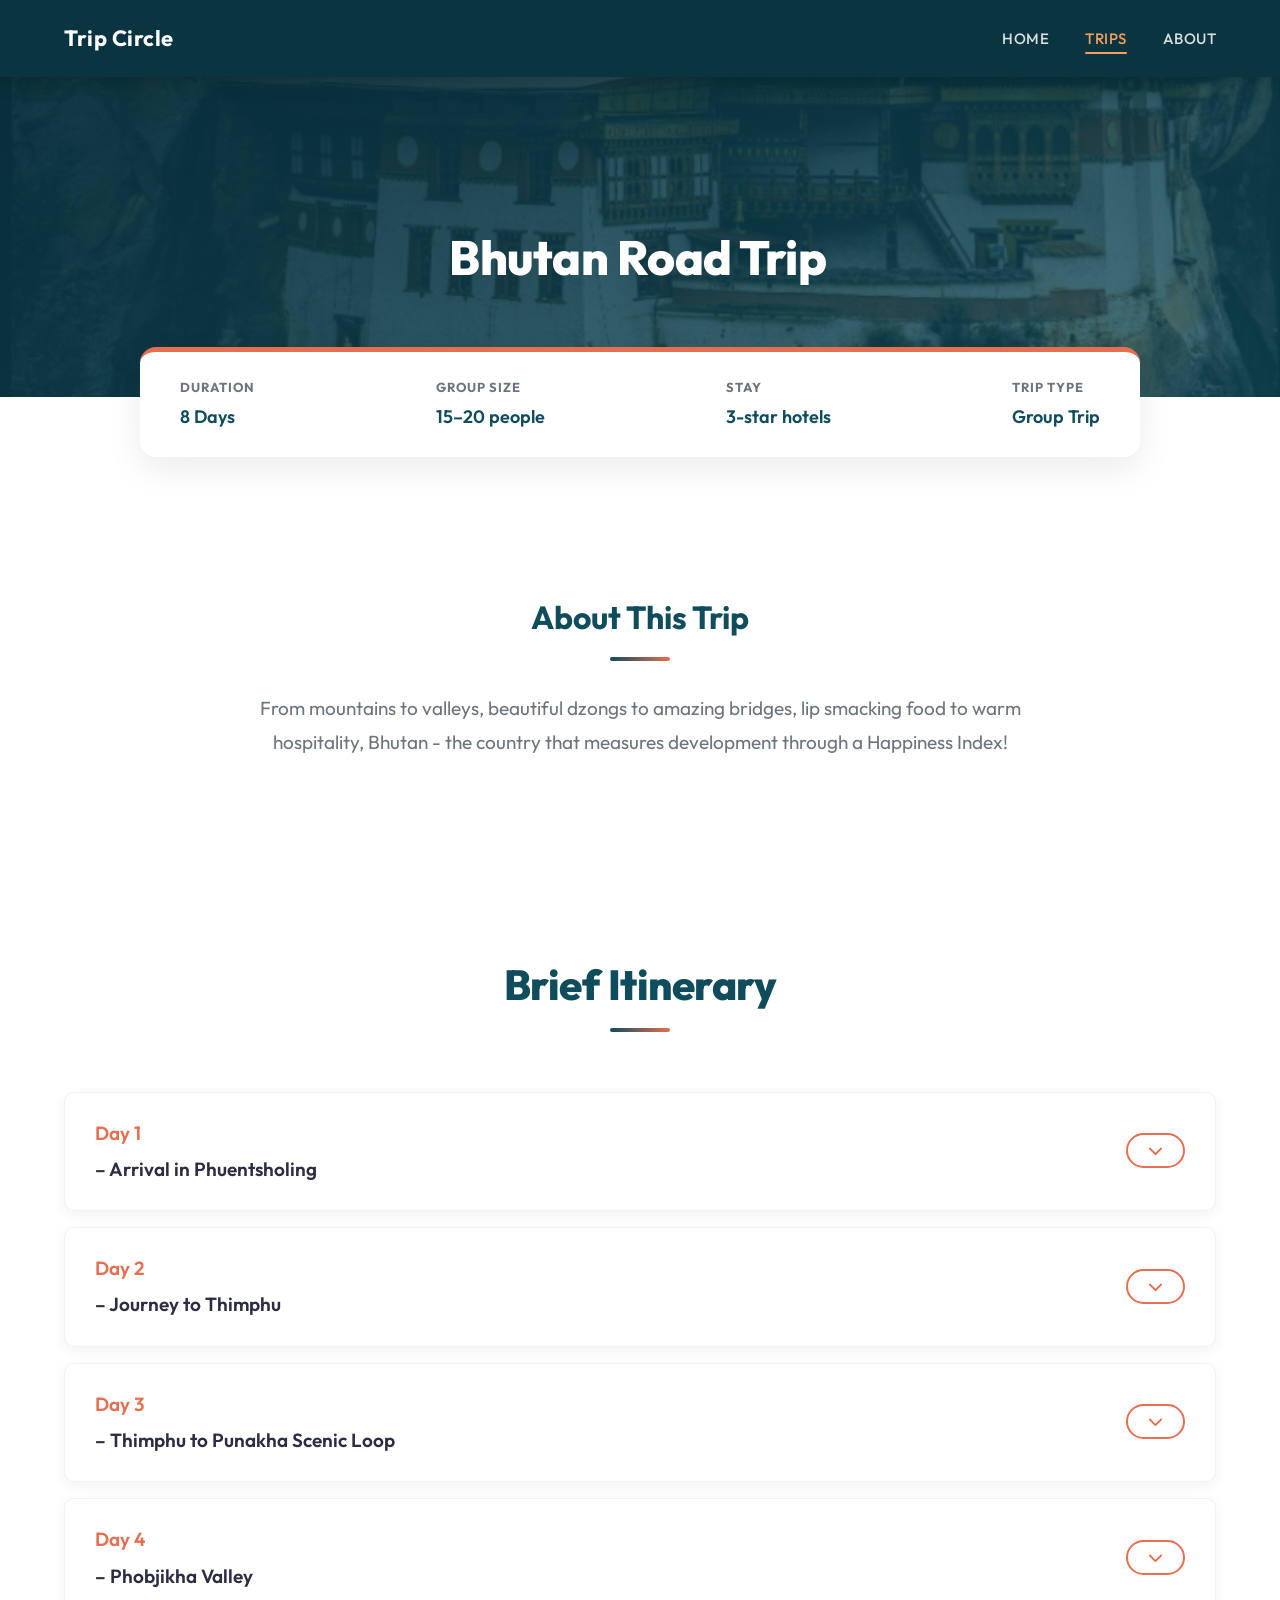
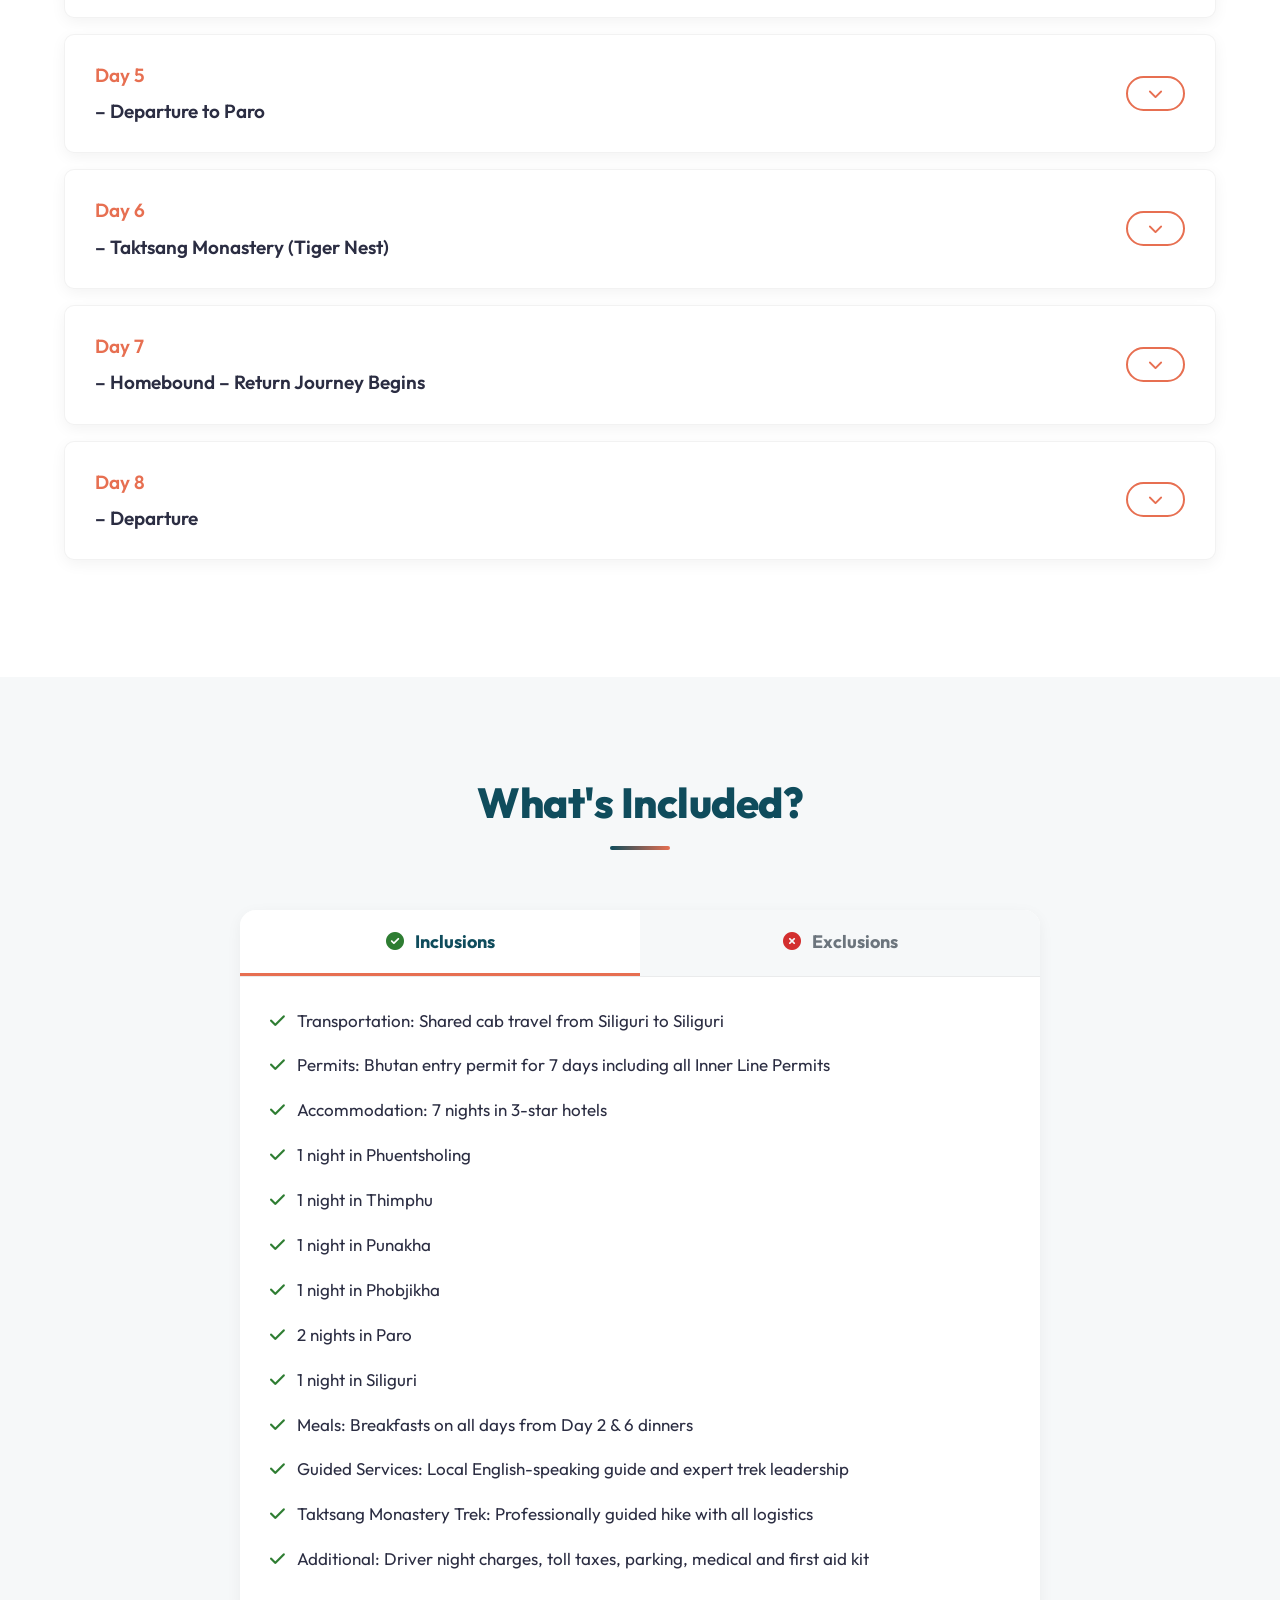
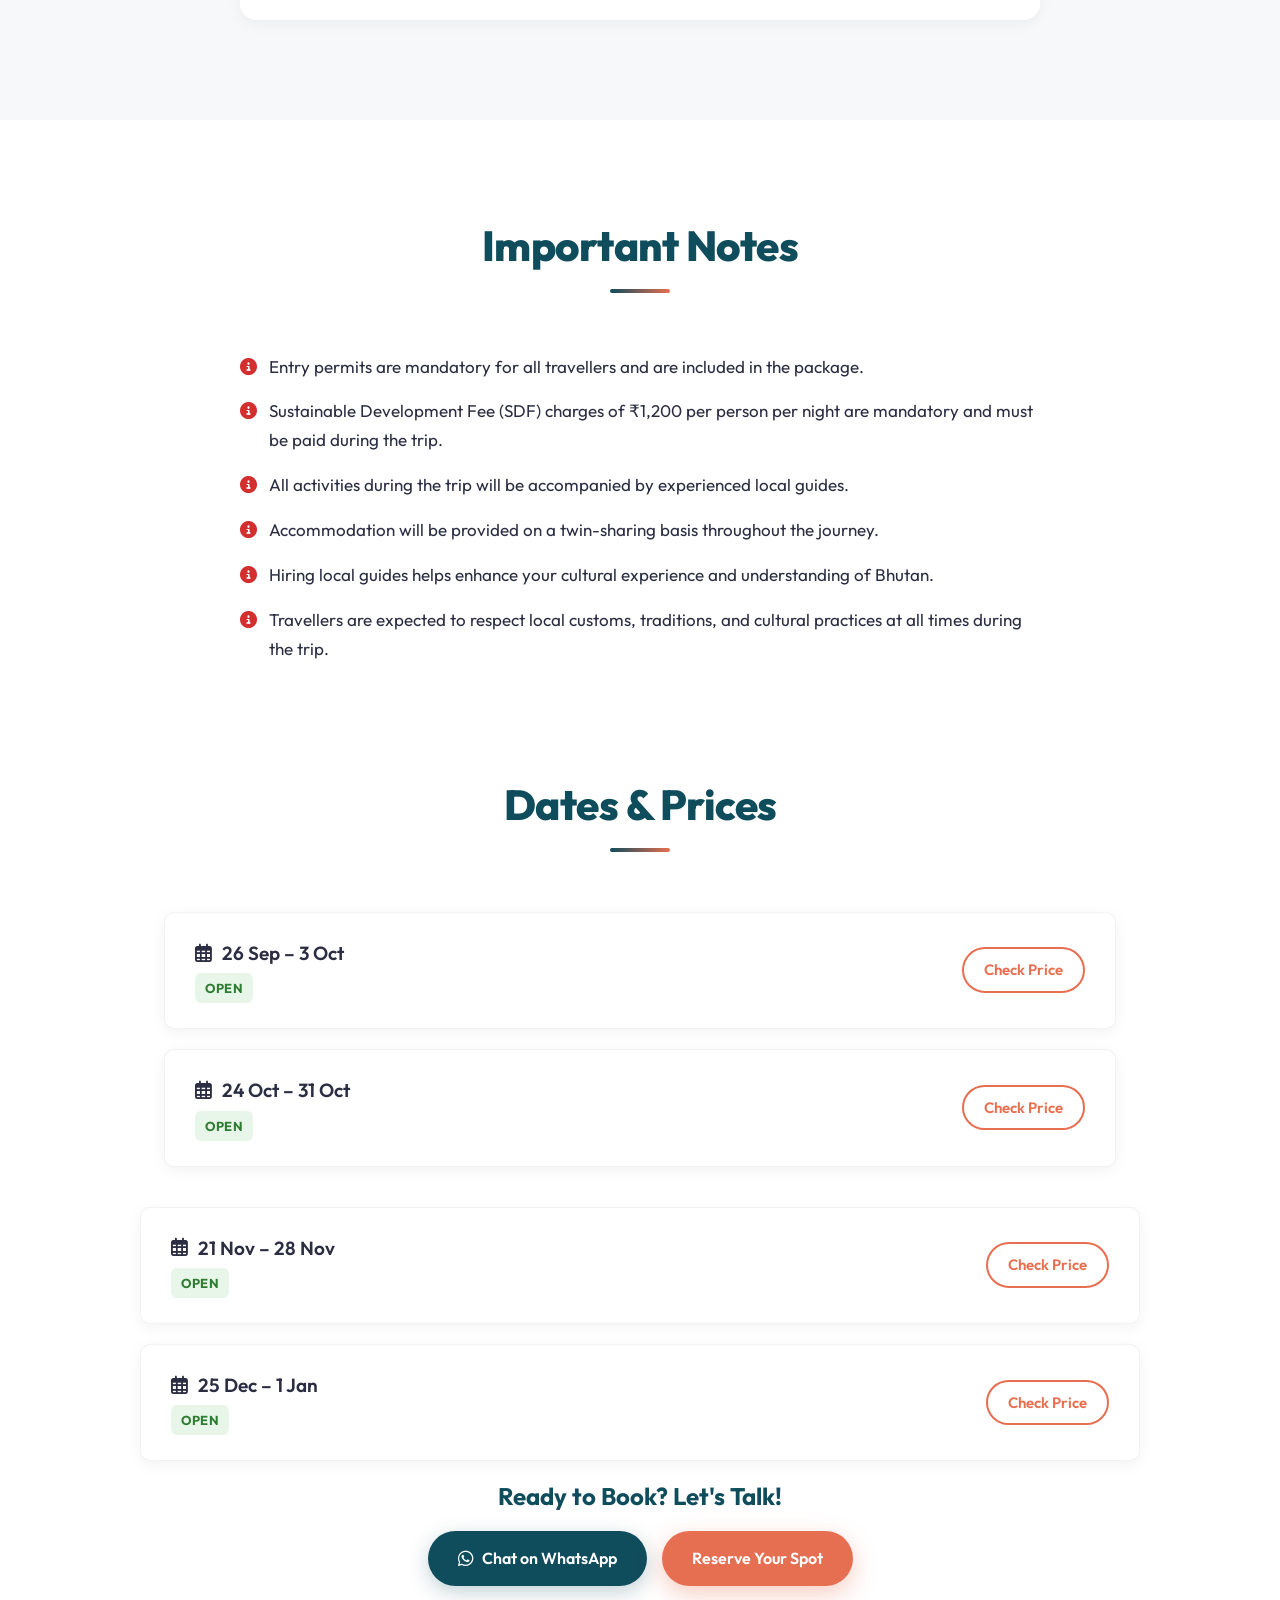
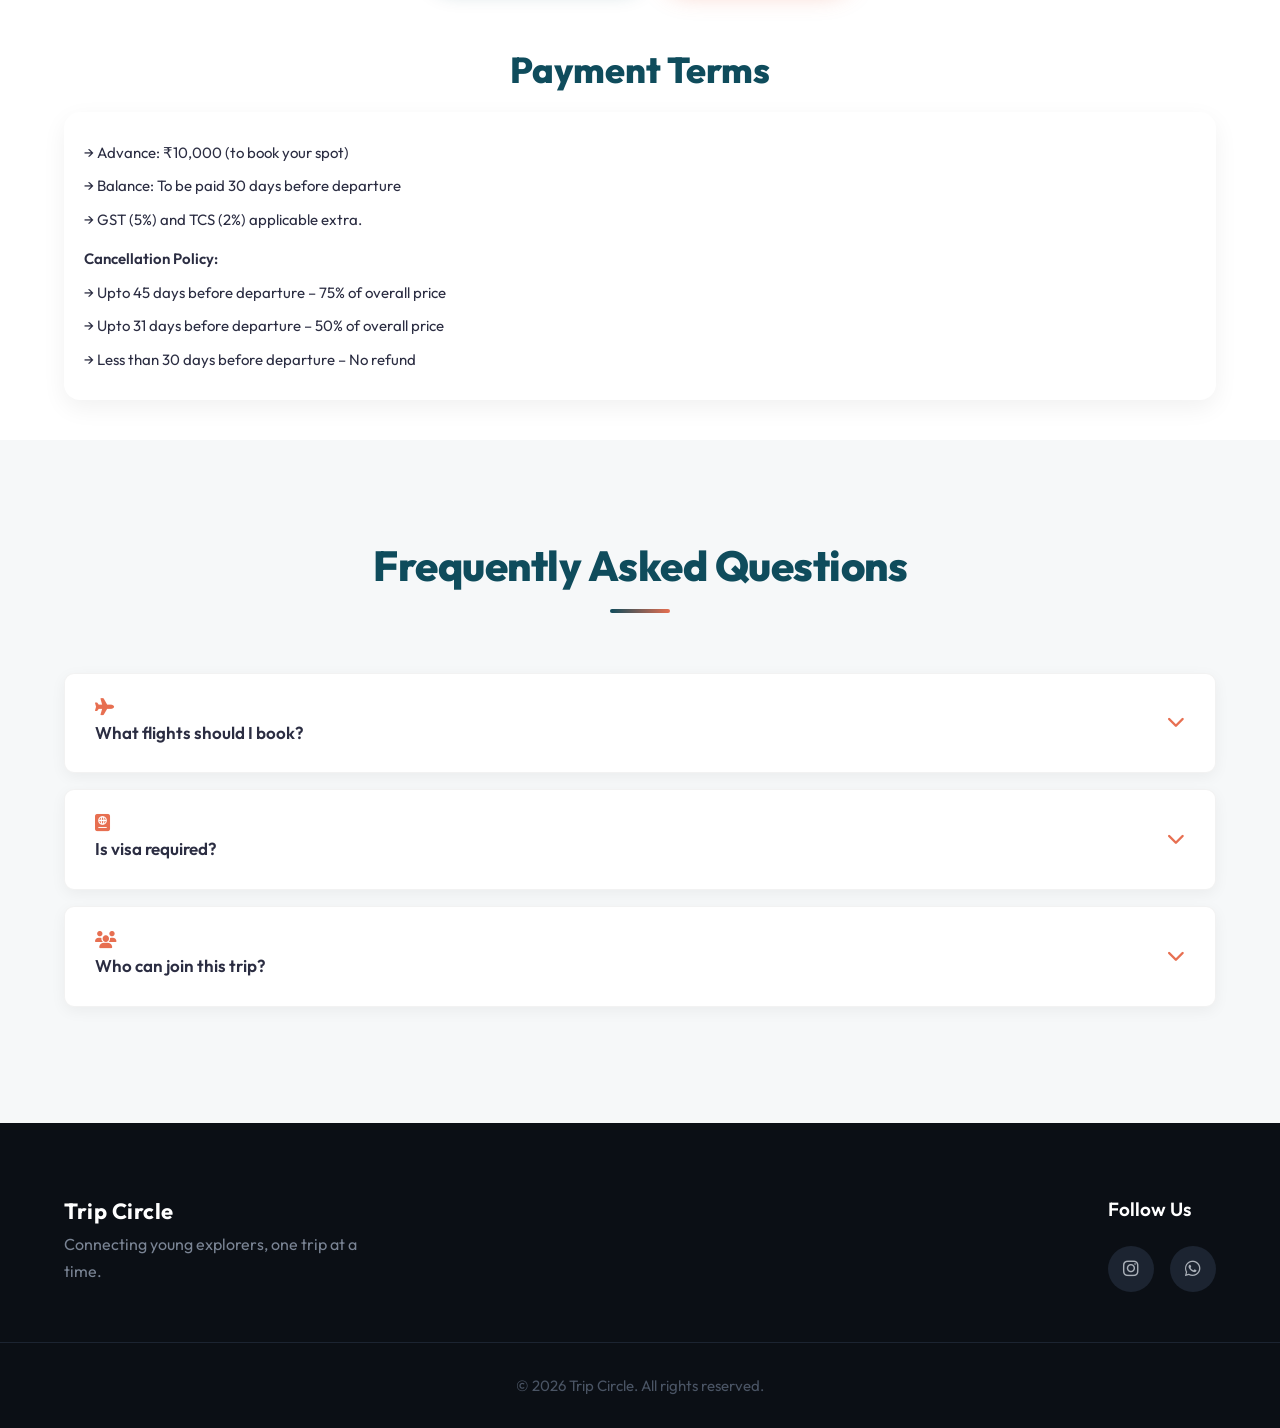
<file: bhutan.html>
<!DOCTYPE html>
<html lang="en">

<head>
    <meta charset="UTF-8">
    <meta name="viewport" content="width=device-width, initial-scale=1.0">
    <title>Bhutan Road Trip - Trip Circle</title>
    <meta name="description" content="Bhutan Road Trip: 8 Days Himalayan journey through Phuentsholing, Thimphu, Punakha and Paro.">
    <link rel="preconnect" href="https://fonts.googleapis.com">
    <link rel="preconnect" href="https://fonts.gstatic.com" crossorigin>
    <link href="https://fonts.googleapis.com/css2?family=Outfit:wght@300;400;500;600;700;800&display=swap" rel="stylesheet">
    <link rel="stylesheet" href="https://cdnjs.cloudflare.com/ajax/libs/font-awesome/6.4.0/css/all.min.css">
    <link rel="stylesheet" href="style.css">
</head>

<body class="has-sticky-cta">

    <!-- NAVIGATION -->
    <nav class="navbar-inner">
        <div class="nav-container">
            <a href="index.html" class="logo-text-only" style="text-decoration: none;">Trip Circle</a>
            <div class="menu-toggle">☰</div>
            <div class="menu-overlay"></div>
            <ul class="nav-links">
                <li><a href="index.html">Home</a></li>
                <li><a href="trips.html" class="active">Trips</a></li>
                <li><a href="about.html">About</a></li>
            </ul>
        </div>
    </nav>

    <!-- PAGE HERO -->
    <div class="page-hero" style="background-image: url('images/bhutan.jpg');">
        <div class="page-hero-overlay"></div>
        <h1>Bhutan Road Trip</h1>
        <p style="color: white; position: relative; z-index: 2; font-size: 20px; font-weight: 500; margin-top: 10px; letter-spacing: 0.5px;">&nbsp;</p>
    </div>

    <!-- QUICK INFO BAR -->
    <div class="quick-info-bar fade-up-load">
        <div class="quick-info-item">
            <span class="label">Duration</span>
            <span class="value">8 Days</span>
        </div>
        <div class="quick-info-item">
            <span class="label">Group Size</span>
            <span class="value">15–20 people</span>
        </div>
        <div class="quick-info-item">
            <span class="label">Stay</span>
            <span class="value">3-star hotels</span>
        </div>
        <div class="quick-info-item">
            <span class="label">Trip Type</span>
            <span class="value">Group Trip</span>
        </div>
    </div>

    <!-- ABOUT THIS TRIP -->
    <section class="section" style="padding-top: 80px;">
        <div class="container text-center fade-up">
            <h2 style="font-size: 32px; color: var(--primary); margin-bottom: 20px;">About This Trip</h2>
            <div class="title-underline" style="margin: 0 auto 30px;"></div>
            <p style="font-size: 19px; color: var(--text-muted); max-width: 800px; margin: 0 auto; line-height: 1.8;">
                From mountains to valleys, beautiful dzongs to amazing bridges, lip smacking food to warm hospitality, Bhutan - the country that measures development through a Happiness Index!
            </p>
        </div>
    </section>

    <!-- BRIEF ITINERARY (ACCORDION) -->
    <section class="section">
        <div class="container fade-up">
            <div class="section-title">
                <h2>Brief Itinerary</h2>
                <div class="title-underline"></div>
            </div>
            
            <div class="dates-pricing-wrapper">
                <!-- Day 1 -->
                <div class="accordion-item">
                    <div class="accordion-header" onclick="toggleAccordion(this)">
                        <div class="accordion-date"><span style="color: var(--secondary); margin-right: 8px;">Day 1</span> – Arrival in Phuentsholing</div>
                        <div class="accordion-btn"><i class="fas fa-chevron-down"></i></div>
                    </div>
                    <div class="accordion-body">
                        <div class="accordion-content">Upon arrival at Bagdogra Airport, board your transfer and begin your journey to Bhutan. Cross the border and descend into Phuentsholing, complete the immigration formalities (a non-airport immigration which would probably your first!) and check into your hotel and settle for the night.</div>
                    </div>
                </div>

                <!-- Day 2 -->
                <div class="accordion-item">
                    <div class="accordion-header" onclick="toggleAccordion(this)">
                        <div class="accordion-date"><span style="color: var(--secondary); margin-right: 8px;">Day 2</span> – Journey to Thimphu</div>
                        <div class="accordion-btn"><i class="fas fa-chevron-down"></i></div>
                    </div>
                    <div class="accordion-body">
                        <div class="accordion-content">After breakfast, embark on a mesmerizing road journey through Bhutan's most spectacular countryside. Optional River rafting enroute – it doesn’t matter if you’ve rafted before or you can’t swim, rafting here is serene and fun! (PS: No previous tripper has opted out of rafting). Check-in to the hotel and explore Thimphu—the world's only capital city without traffic lights—and wander through vibrant local markets.</div>
                    </div>
                </div>

                <!-- Day 3 -->
                <div class="accordion-item">
                    <div class="accordion-header" onclick="toggleAccordion(this)">
                        <div class="accordion-date"><span style="color: var(--secondary); margin-right: 8px;">Day 3</span> – Thimphu to Punakha Scenic Loop</div>
                        <div class="accordion-btn"><i class="fas fa-chevron-down"></i></div>
                    </div>
                    <div class="accordion-body">
                        <div class="accordion-content">Explore Thimphu's cultural landmarks and drive to Dochu La, one of Bhutan's most scenic mountain passes at 3,050 meters. Visit the Buddha Statue overlooking Thimphu valley, symbolizing peace and enlightenment and head out to Simply Bhutan: An immersive museum showcasing traditional Bhutanese culture, architecture, and lifestyle. Check-in to the hotel at Punakha and after dinner we shall have a game night with the group.</div>
                    </div>
                </div>

                <!-- Day 4 -->
                <div class="accordion-item">
                    <div class="accordion-header" onclick="toggleAccordion(this)">
                        <div class="accordion-date"><span style="color: var(--secondary); margin-right: 8px;">Day 4</span> – Phobjikha Valley</div>
                        <div class="accordion-btn"><i class="fas fa-chevron-down"></i></div>
                    </div>
                    <div class="accordion-body">
                        <div class="accordion-content">Check-out from Punakha after breakfast and visit the magnificent Punakha Dzong, situated at the scenic confluence of the Mo Chhu and Po Chhu rivers. Visit the suspension bridge, click some great photos and have some amazing food from one of the best host you’d ever come across. Drive to Phobjikha and checkin to your hotel – freshen up and get ready for conversations over bon-fire!</div>
                    </div>
                </div>

                <!-- Day 5 -->
                <div class="accordion-item">
                    <div class="accordion-header" onclick="toggleAccordion(this)">
                        <div class="accordion-date"><span style="color: var(--secondary); margin-right: 8px;">Day 5</span> – Departure to Paro</div>
                        <div class="accordion-btn"><i class="fas fa-chevron-down"></i></div>
                    </div>
                    <div class="accordion-body">
                        <div class="accordion-content">Check-out from Phobjikha after breakfast after exploring the valley in the midnight. For those brave enough to wake up early, the valley is mystical around sunrise! Drive to Paro, one of Bhutan's most picturesque valleys. Check into your hotel and prepare for the journey's pinnacle experience. In the evening, explore Paro’s market area for some great souvenirs!</div>
                    </div>
                </div>

                <!-- Day 6 -->
                <div class="accordion-item">
                    <div class="accordion-header" onclick="toggleAccordion(this)">
                        <div class="accordion-date"><span style="color: var(--secondary); margin-right: 8px;">Day 6</span> – Taktsang Monastery (Tiger Nest)</div>
                        <div class="accordion-btn"><i class="fas fa-chevron-down"></i></div>
                    </div>
                    <div class="accordion-body">
                        <div class="accordion-content">Begin your expedition to Taktsang Monastery, one of the holiest sites in the Buddhist world. Arrive at the iconic Taktsang Monastery, clinging impossibly to a sheer cliff face 900 meters above the valley—a breathtaking architectural and spiritual marvel. Optional Traditional Bhutanese hot-stone bath to wind down the trek – it is an amazing experience and one worth trying!</div>
                    </div>
                </div>

                <!-- Day 7 -->
                <div class="accordion-item">
                    <div class="accordion-header" onclick="toggleAccordion(this)">
                        <div class="accordion-date"><span style="color: var(--secondary); margin-right: 8px;">Day 7</span> – Homebound – Return Journey Begins</div>
                        <div class="accordion-btn"><i class="fas fa-chevron-down"></i></div>
                    </div>
                    <div class="accordion-body">
                        <div class="accordion-content">Before we leave Paro, we will have a pitstop for a nice photo session in traditional Bhutanese outfit and also view the scenic Paro airport from one of the best view points! Arrive in Siliguri by evening, check into your hotel, and rest after a fulfilling day of travel.</div>
                    </div>
                </div>

                <!-- Day 8 -->
                <div class="accordion-item">
                    <div class="accordion-header" onclick="toggleAccordion(this)">
                        <div class="accordion-date"><span style="color: var(--secondary); margin-right: 8px;">Day 8</span> – Departure</div>
                        <div class="accordion-btn"><i class="fas fa-chevron-down"></i></div>
                    </div>
                    <div class="accordion-body">
                        <div class="accordion-content">After a final breakfast, depart for Bagdogra Airport. Take back treasured memories of the Bhutan Road Trip—a journey that has enriched your soul and expanded your horizons.</div>
                    </div>
                </div>
            </div>
        </div>
    </section>

    <!-- INCLUSIONS & EXCLUSIONS -->
    <section class="section bg-light">
        <div class="container fade-up">
            <div class="section-title">
                <h2>What's Included?</h2>
                <div class="title-underline"></div>
            </div>
            
            <div class="tabs-container">
                <div class="tab-header">
                    <button class="tab-btn active" onclick="openTab(event, 'inclusions')"><i class="fas fa-check-circle" style="color: #2e7d32; margin-right: 8px;"></i> Inclusions</button>
                    <button class="tab-btn" onclick="openTab(event, 'exclusions')"><i class="fas fa-times-circle" style="color: #d32f2f; margin-right: 8px;"></i> Exclusions</button>
                </div>
                
                <!-- Tab: Inclusions -->
                <div id="inclusions" class="tabcontent active">
                    <ul class="tab-list inc">
                        <li><i class="fas fa-check"></i> Transportation: Shared cab travel from Siliguri to Siliguri</li>
                        <li><i class="fas fa-check"></i> Permits: Bhutan entry permit for 7 days including all Inner Line Permits</li>
                        <li><i class="fas fa-check"></i> Accommodation: 7 nights in 3-star hotels</li>
                        <li><i class="fas fa-check"></i> 1 night in Phuentsholing</li>
                        <li><i class="fas fa-check"></i> 1 night in Thimphu</li>
                        <li><i class="fas fa-check"></i> 1 night in Punakha</li>
                        <li><i class="fas fa-check"></i> 1 night in Phobjikha</li>
                        <li><i class="fas fa-check"></i> 2 nights in Paro</li>
                        <li><i class="fas fa-check"></i> 1 night in Siliguri</li>
                        <li><i class="fas fa-check"></i> Meals: Breakfasts on all days from Day 2 & 6 dinners</li>
                        <li><i class="fas fa-check"></i> Guided Services: Local English-speaking guide and expert trek leadership</li>
                        <li><i class="fas fa-check"></i> Taktsang Monastery Trek: Professionally guided hike with all logistics</li>
                        <li><i class="fas fa-check"></i> Additional: Driver night charges, toll taxes, parking, medical and first aid kit</li>
                    </ul>
                </div>
                
                <!-- Tab: Exclusions -->
                <div id="exclusions" class="tabcontent">
                    <ul class="tab-list exc">
                        <li><i class="fas fa-times"></i> GST (5%) and TCS (2%) applicable extra</li>
                        <li><i class="fas fa-times"></i> SDF charges (₹1,200 per night per person) – to be paid in cash directly, because we don’t want you to pay GST on SDF</li>
                        <li><i class="fas fa-times"></i> Meals and beverages not specified in the itinerary</li>
                        <li><i class="fas fa-times"></i> Alcoholic beverages and bottled water</li>
                        <li><i class="fas fa-times"></i> Highway meals and refreshments</li>
                        <li><i class="fas fa-times"></i> Personal expenses (tips, camera fees, laundry, phone bills)</li>
                        <li><i class="fas fa-times"></i> Monument entry tickets</li>
                        <li><i class="fas fa-times"></i> Costs from natural calamities (landslides, roadblocks)</li>
                        <li><i class="fas fa-times"></i> Airport drop from Siliguri to Bagdogra</li>
                        <li><i class="fas fa-times"></i> Any unforeseen charges due to policy changes or flight delays</li>
                        <li><i class="fas fa-times"></i> Any other expense not mentioned in inclusions</li>
                    </ul>
                </div>
            </div>
        </div>
    </section>


    <!-- IMPORTANT NOTES -->
    <section class="section">
        <div class="container fade-up">
            <div class="section-title">
                <h2>Important Notes</h2>
                <div class="title-underline"></div>
            </div>
            <div style="max-width: 800px; margin: 0 auto;">
                <ul class="tab-list exc">
                        <li><i class="fas fa-info-circle"></i> Entry permits are mandatory for all travellers and are included in the package.</li>
                        <li><i class="fas fa-info-circle"></i> Sustainable Development Fee (SDF) charges of ₹1,200 per person per night are mandatory and must be paid during the trip.</li>
                        <li><i class="fas fa-info-circle"></i> All activities during the trip will be accompanied by experienced local guides.</li>
                        <li><i class="fas fa-info-circle"></i> Accommodation will be provided on a twin-sharing basis throughout the journey.</li>
                        <li><i class="fas fa-info-circle"></i> Hiring local guides helps enhance your cultural experience and understanding of Bhutan.</li>
                        <li><i class="fas fa-info-circle"></i> Travellers are expected to respect local customs, traditions, and cultural practices at all times during the trip.</li>
                    </ul>
            </div>
        </div>
    </section>

    <!-- DATES & PRICES ACCORDION -->
    <section class="dates-prices">
        <div class="container">
            <div class="section-title fade-up">
                <h2>Dates & Prices</h2>
                <div class="title-underline"></div>
            </div>
            
            <div class="dates-pricing-wrapper fade-up">
                
                <!-- Departure 1 -->
                <div class="accordion-item">
                    <div class="accordion-header" onclick="toggleAccordion(this)">
                        <div>
                            <div class="accordion-date"><i class="far fa-calendar-alt"></i> 26 Sep – 3 Oct</div>
                            <div class="accordion-status">Open</div>
                        </div>
                        <div class="accordion-btn">Check Price</div>
                    </div>
                    <div class="accordion-body">
                        <div class="accordion-content">
                            <div class="pricing-table-wrapper">
                                <table class="pricing-table">
                                    <thead>
                                        <tr>
                                            <th>Book Before</th>
                                            <th>Price (pp)</th>
                                        </tr>
                                    </thead>
                                    <tbody>
                                        <tr><td>28 July</td><td>₹35,000</td></tr>
                                        <tr><td>12 Aug</td><td>₹37,500</td></tr>
                                        <tr><td>27 Aug</td><td>₹40,000</td></tr>
                                    </tbody>
                                </table>
                            </div>
                            <div>GST (5%) and TCS (2%) applicable extra</div>
</div>
                            <div style="display: flex; gap: 15px; margin-top: 24px; flex-wrap: wrap;">
                                <a href="https://wa.me/919480068906" class="btn btn-secondary" style="flex: 1; min-width: 200px; justify-content: center;" target="_blank"><i class="fab fa-whatsapp"></i> Enquire on WhatsApp</a>
                                <a href="https://forms.gle/ajJf6RtngLu6pWBg6" class="btn btn-primary" style="flex: 1; min-width: 200px; justify-content: center;" target="_blank">Reserve Your Spot</a>
                            </div>
                        </div>
                    </div>
                </div>

                <!-- Departure 2 -->
                <div class="accordion-item">
                    <div class="accordion-header" onclick="toggleAccordion(this)">
                        <div>
                            <div class="accordion-date"><i class="far fa-calendar-alt"></i> 24 Oct – 31 Oct</div>
                            <div class="accordion-status">Open</div>
                        </div>
                        <div class="accordion-btn">Check Price</div>
                    </div>
                    <div class="accordion-body">
                        <div class="accordion-content">
                            <div class="pricing-table-wrapper">
                                <table class="pricing-table">
                                    <thead>
                                        <tr>
                                            <th>Book Before</th>
                                            <th>Price (pp)</th>
                                        </tr>
                                    </thead>
                                    <tbody>
                                        <tr><td>25 Aug</td><td>₹35,000</td></tr>
                                        <tr><td>9 Sep</td><td>₹37,500</td></tr>
                                        <tr><td>24 Sep</td><td>₹40,000</td></tr>
                                    </tbody>
                                </table>
                            </div>
                            <div>GST (5%) and TCS (2%) applicable extra</div>
</div>
                            <div style="display: flex; gap: 15px; margin-top: 24px; flex-wrap: wrap;">
                                <a href="https://wa.me/919480068906" class="btn btn-secondary" style="flex: 1; min-width: 200px; justify-content: center;" target="_blank"><i class="fab fa-whatsapp"></i> Enquire on WhatsApp</a>
                                <a href="https://forms.gle/ajJf6RtngLu6pWBg6" class="btn btn-primary" style="flex: 1; min-width: 200px; justify-content: center;" target="_blank">Reserve Your Spot</a>
                            </div>
                        </div>
                    </div>
                </div>

                <!-- Departure 3 -->
                <div class="accordion-item">
                    <div class="accordion-header" onclick="toggleAccordion(this)">
                        <div>
                            <div class="accordion-date"><i class="far fa-calendar-alt"></i> 21 Nov – 28 Nov</div>
                            <div class="accordion-status">Open</div>
                        </div>
                        <div class="accordion-btn">Check Price</div>
                    </div>
                    <div class="accordion-body">
                        <div class="accordion-content">
                            <div class="pricing-table-wrapper">
                                <table class="pricing-table">
                                    <thead>
                                        <tr>
                                            <th>Book Before</th>
                                            <th>Price (pp)</th>
                                        </tr>
                                    </thead>
                                    <tbody>
                                        <tr><td>22 Sep</td><td>₹35,000</td></tr>
                                        <tr><td>7 Oct</td><td>₹37,500</td></tr>
                                        <tr><td>22 Oct</td><td>₹40,000</td></tr>
                                    </tbody>
                                </table>
                            </div>
                            <div>GST (5%) and TCS (2%) applicable extra</div>
</div>
                            <div style="display: flex; gap: 15px; margin-top: 24px; flex-wrap: wrap;">
                                <a href="https://wa.me/919480068906" class="btn btn-secondary" style="flex: 1; min-width: 200px; justify-content: center;" target="_blank"><i class="fab fa-whatsapp"></i> Enquire on WhatsApp</a>
                                <a href="https://forms.gle/ajJf6RtngLu6pWBg6" class="btn btn-primary" style="flex: 1; min-width: 200px; justify-content: center;" target="_blank">Reserve Your Spot</a>
                            </div>
                        </div>
                    </div>
                </div>

                <!-- Departure 4 -->
                <div class="accordion-item">
                    <div class="accordion-header" onclick="toggleAccordion(this)">
                        <div>
                            <div class="accordion-date"><i class="far fa-calendar-alt"></i> 25 Dec – 1 Jan</div>
                            <div class="accordion-status">Open</div>
                        </div>
                        <div class="accordion-btn">Check Price</div>
                    </div>
                    <div class="accordion-body">
                        <div class="accordion-content">
                            <div class="pricing-table-wrapper">
                                <table class="pricing-table">
                                    <thead>
                                        <tr>
                                            <th>Book Before</th>
                                            <th>Price (pp)</th>
                                        </tr>
                                    </thead>
                                    <tbody>
                                        <tr><td>26 Oct</td><td>₹42,000</td></tr>
                                        <tr><td>10 Nov</td><td>₹45,000</td></tr>
                                        <tr><td>25 Nov</td><td>₹48,000</td></tr>
                                    </tbody>
                                </table>
                            </div>
                            <div>GST (5%) and TCS (2%) applicable extra</div>
</div>
                            <div style="display: flex; gap: 15px; margin-top: 24px; flex-wrap: wrap;">
                                <a href="https://wa.me/919480068906" class="btn btn-secondary" style="flex: 1; min-width: 200px; justify-content: center;" target="_blank"><i class="fab fa-whatsapp"></i> Enquire on WhatsApp</a>
                                <a href="https://forms.gle/ajJf6RtngLu6pWBg6" class="btn btn-primary" style="flex: 1; min-width: 200px; justify-content: center;" target="_blank">Reserve Your Spot</a>
                            </div>
                        </div>
                    </div>
                </div>

            </div>

            <!-- GLOBAL CTA -->
            <div class="text-center fade-up" style="margin-top: 50px;">
                <h3 style="font-size: 24px; color: var(--primary); margin-bottom: 20px;">Ready to Book? Let's Talk!</h3>
                <div style="display: flex; gap: 15px; justify-content: center; flex-wrap: wrap;">
                    <a href="https://wa.me/919480068906" class="btn btn-secondary pulse-anim" style="padding: 14px 30px; font-size: 16px; border-radius: 50px; display: inline-flex; align-items: center; gap: 8px;" target="_blank"><i class="fab fa-whatsapp"></i> Chat on WhatsApp</a>
                    <a href="https://forms.gle/ajJf6RtngLu6pWBg6" class="btn btn-primary" style="padding: 14px 30px; font-size: 16px; border-radius: 50px;" target="_blank">Reserve Your Spot</a>
                </div>
            </div>
        </div>
    </section>

    <section class="payment-terms-section">
        <div class="container">
            <h2>Payment Terms</h2>
            <div class="payment-box">
                <!-- PAYMENT_TERMS_DYNAMIC -->
            </div>
        </div>
    </section>

    <!-- FAQ SECTION -->
    <section class="section bg-light">
        <div class="container fade-up">
            <div class="section-title">
                <h2>Frequently Asked Questions</h2>
                <div class="title-underline"></div>
            </div>
            <div class="dates-pricing-wrapper">
                
                

                <div class="accordion-item">
                    <div class="accordion-header" onclick="toggleAccordion(this)">
                        <div class="accordion-date" style="font-size: 17px; font-weight: 600;"><i class="fas fa-plane" style="color: var(--secondary);"></i> What flights should I book?</div>
                        <div class="accordion-btn" style="border: none; padding: 0;"><i class="fas fa-chevron-down" style="font-size: 18px;"></i></div>
                    </div>
                    <div class="accordion-body">
                        <div class="accordion-content">Book your flights to Bagdogra and outbound from Bagdogra. Our team will guide you on the flight timings.</div>
                    </div>
                </div>

                <div class="accordion-item">
                    <div class="accordion-header" onclick="toggleAccordion(this)">
                        <div class="accordion-date" style="font-size: 17px; font-weight: 600;"><i class="fas fa-passport" style="color: var(--secondary);"></i> Is visa required?</div>
                        <div class="accordion-btn" style="border: none; padding: 0;"><i class="fas fa-chevron-down" style="font-size: 18px;"></i></div>
                    </div>
                    <div class="accordion-body">
                        <div class="accordion-content">Indian need to carry passport or Voter ID do not require a visa for Bhutan. Our team will guide you if anything is needed.</div>
                    </div>
                </div>

                <div class="accordion-item">
                    <div class="accordion-header" onclick="toggleAccordion(this)">
                        <div class="accordion-date" style="font-size: 17px; font-weight: 600;"><i class="fas fa-users" style="color: var(--secondary);"></i> Who can join this trip?</div>
                        <div class="accordion-btn" style="border: none; padding: 0;"><i class="fas fa-chevron-down" style="font-size: 18px;"></i></div>
                    </div>
                    <div class="accordion-body">
                        <div class="accordion-content">Join solo, with a partner, friends, or family — either way you’ll have a great experience.</div>
                    </div>
                </div>

            </div>
        </div>
    </section>

    <!-- FOOTER -->
    <footer class="footer">
        <div class="container footer-content">
            <div class="brand">
                <div class="logo-text-only">Trip Circle</div>
                <p>Connecting young explorers, one trip at a time.</p>
            </div>
            <div class="links">
                <p>Follow Us</p>
                <div class="socials">
                    <a href="https://www.instagram.com/trip.circle?igsh=MXNuM3I5YWVoNGF1Mg==" target="_blank" rel="noopener noreferrer"><i class="fab fa-instagram"></i></a>
                    <a href="https://whatsapp.com/channel/0029VbBq3bUJkK7CwxouRG3i" target="_blank" rel="noopener noreferrer"><i class="fab fa-whatsapp"></i></a>
                </div>
            </div>
        </div>
        <div class="copyright">&copy; 2026 Trip Circle. All rights reserved.</div>
    </footer>

    <!-- STICKY MOBILE CTA -->
    <div class="sticky-mobile-cta">
        <div style="display: flex; gap: 10px;">
            <a href="https://wa.me/919480068906" class="btn btn-secondary pulse-anim" style="flex: 1; padding: 14px; font-size: 15px; justify-content: center; text-align: center;" target="_blank"><i class="fab fa-whatsapp"></i> Chat</a>
            <a href="https://forms.gle/ajJf6RtngLu6pWBg6" class="btn btn-primary" style="flex: 1; padding: 14px; font-size: 15px; justify-content: center; text-align: center;" target="_blank">Reserve Your Spot</a>
        </div>
    </div>

    <!-- JS SCRIPTS -->
    <script>
        function applyDynamicWhatsAppLinks() {
            const baseWhatsAppUrl = "https://wa.me/919480068906";
            const defaultTripName = (document.querySelector(".page-hero h1, .hero h1, h1")?.textContent || document.title || "Trip")
                .replace(/\s*-\s*Trip Circle\s*$/i, "")
                .trim();

            document.querySelectorAll("a[href*=\"wa.me/919480068906\"]").forEach(link => {
                let tripName = defaultTripName;
                const tripCard = link.closest(".trip-card, .trip-item, .destination-card, .card");
                const heading = tripCard ? tripCard.querySelector("h2, h3, h4") : null;
                if (heading && heading.textContent.trim()) {
                    tripName = heading.textContent.trim();
                }

                const message = "Hi Trip Circle, I'm interested in " + tripName + ". Please share details.";
                link.href = baseWhatsAppUrl + "?text=" + encodeURIComponent(message);
            });
        }

        document.addEventListener('DOMContentLoaded', () => {
            applyDynamicWhatsAppLinks();
            const observer = new IntersectionObserver((entries, obs) => {
                entries.forEach(entry => {
                    if (entry.isIntersecting) {
                        entry.target.classList.add('visible');
                        obs.unobserve(entry.target);
                    }
                });
            }, { threshold: 0.12 });
            document.querySelectorAll('.fade-up, .fade-up-load').forEach(el => observer.observe(el));
        });

        function toggleAccordion(header) {
            const item = header.parentElement;
            const body = item.querySelector('.accordion-body');
            
            item.classList.toggle('active');
            
            if (item.classList.contains('active')) {
                body.style.maxHeight = body.scrollHeight + "px";
                setTimeout(() => {
                    item.scrollIntoView({ behavior: 'smooth', block: 'nearest' });
                }, 300);
            } else {
                body.style.maxHeight = null;
            }
        }

        function openTab(evt, tabName) {
            var i, tabcontent, tablinks;
            tabcontent = document.getElementsByClassName("tabcontent");
            for (i = 0; i < tabcontent.length; i++) {
                tabcontent[i].style.display = "none";
                tabcontent[i].classList.remove("active");
            }
            tablinks = document.getElementsByClassName("tab-btn");
            for (i = 0; i < tablinks.length; i++) {
                tablinks[i].className = tablinks[i].className.replace(" active", "");
            }
            document.getElementById(tabName).style.display = "block";
            
            // Add slight delay to trigger opacity transition
            setTimeout(() => {
                document.getElementById(tabName).classList.add("active");
            }, 10);
            
            evt.currentTarget.className += " active";
        }

        const menu = document.querySelector(".nav-links");
        const overlay = document.querySelector(".menu-overlay");
        const menuToggle = document.querySelector(".menu-toggle");

        if (menuToggle && menu && overlay) {
            menuToggle.onclick = () => {
                menu.classList.toggle("active");
                overlay.classList.toggle("active");
            };

            overlay.onclick = () => {
                menu.classList.remove("active");
                overlay.classList.remove("active");
            };

            document.querySelectorAll(".nav-links a").forEach(link => {
                link.addEventListener("click", () => {
                    menu.classList.remove("active");
                    overlay.classList.remove("active");
                });
            });
        }
    </script>
    <script src="script.js"></script>
</body>
</html>
</file>
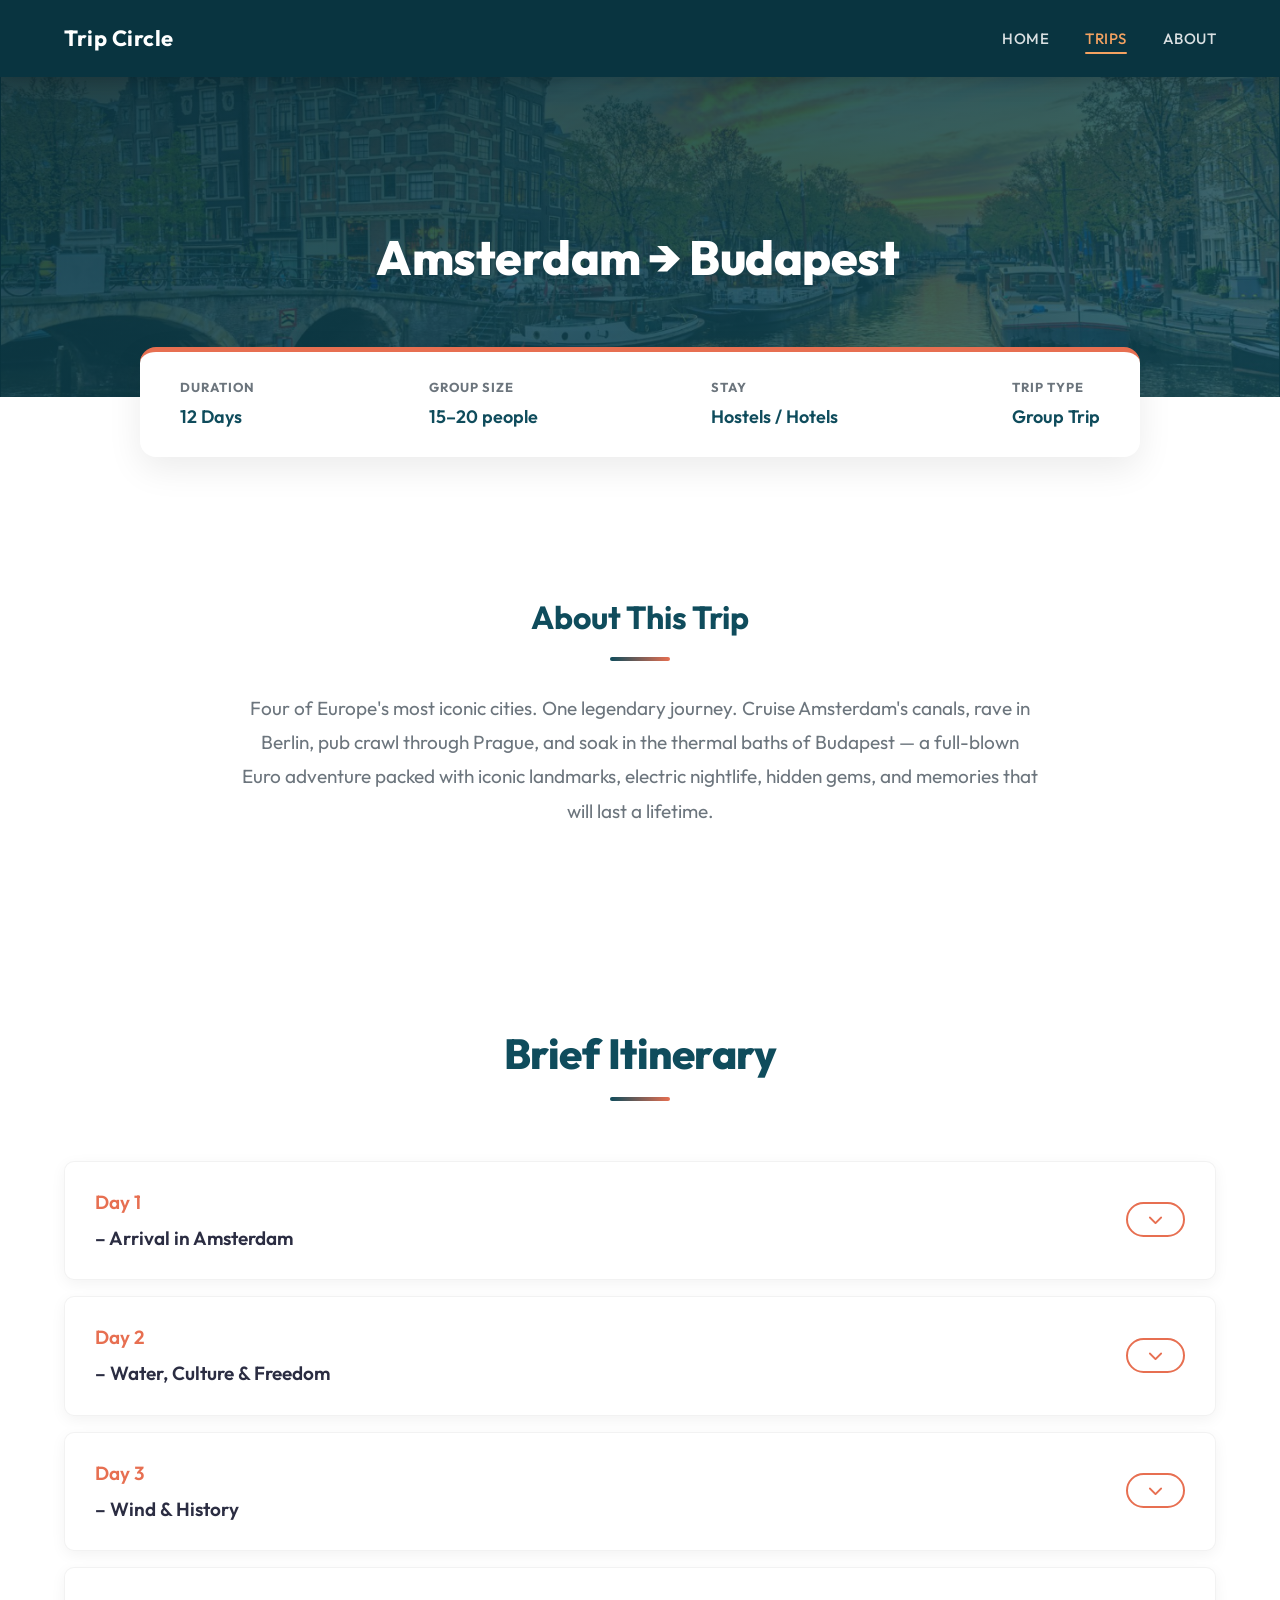
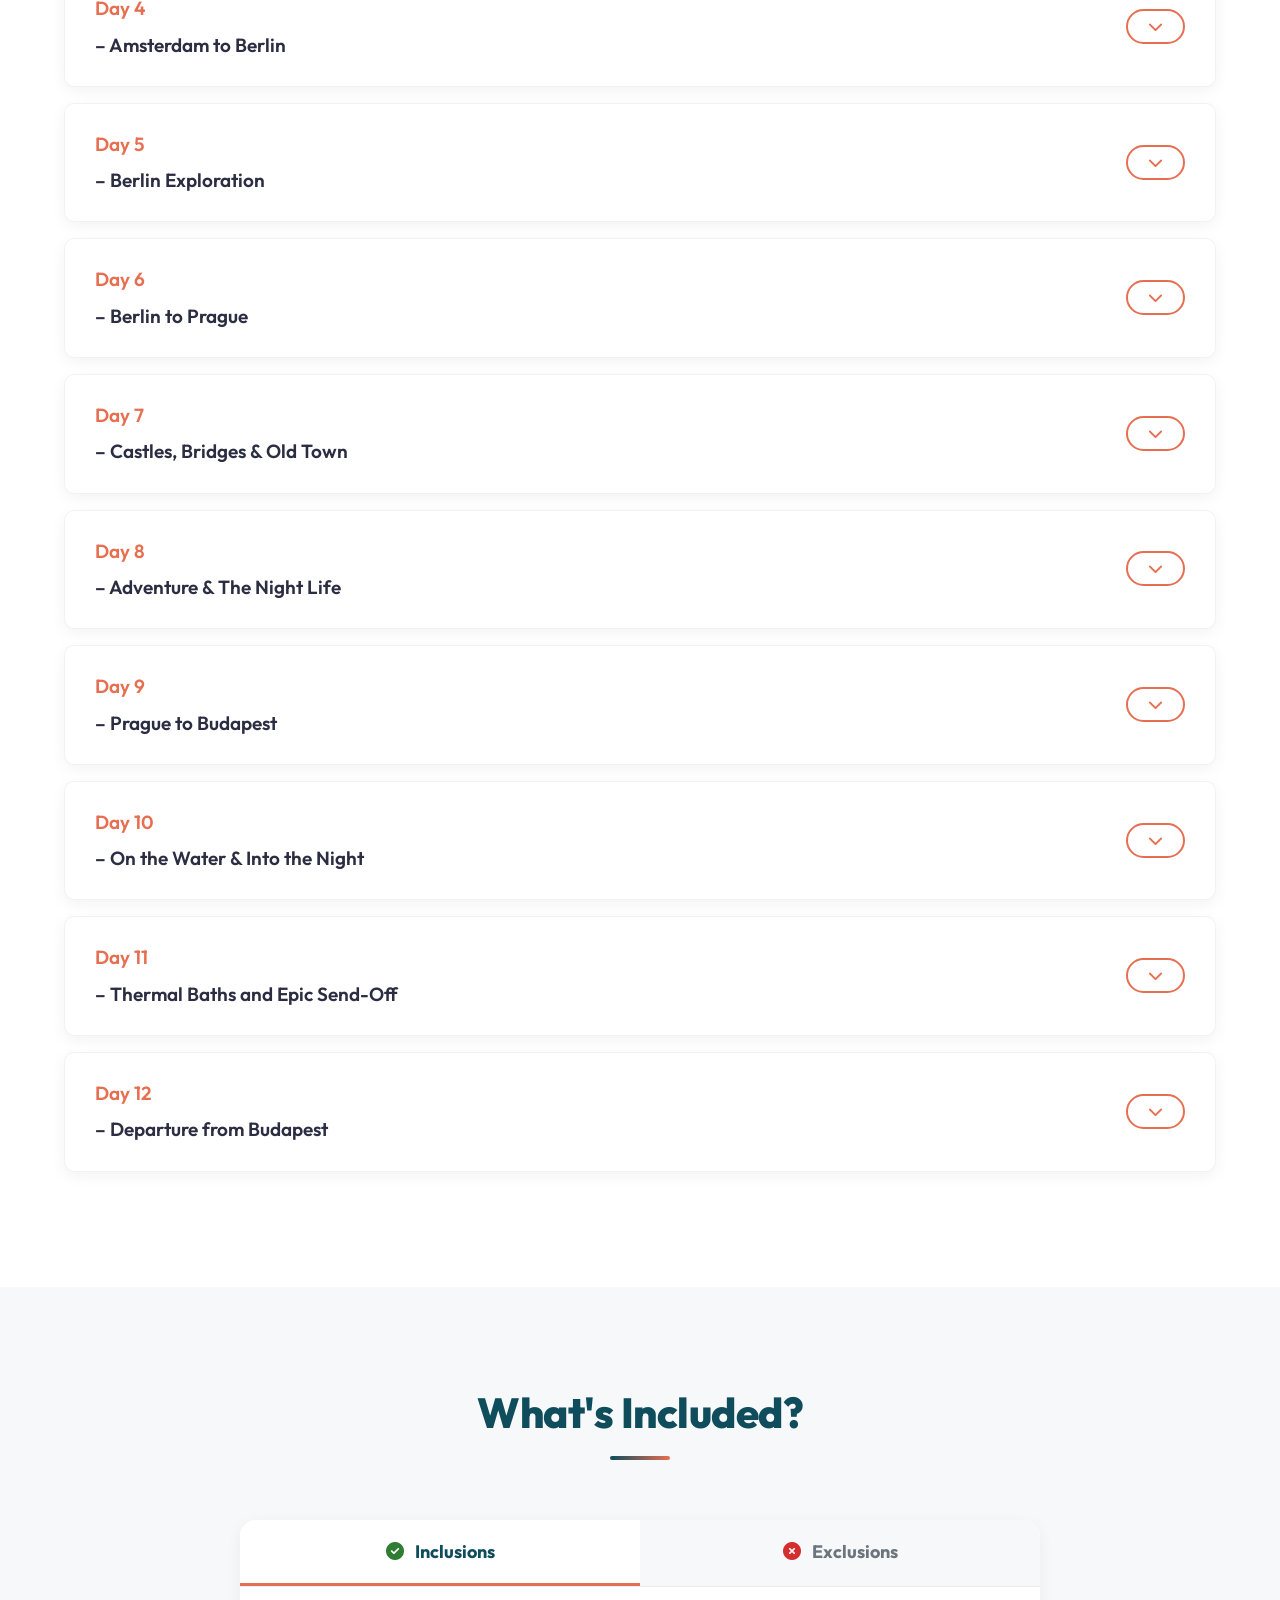
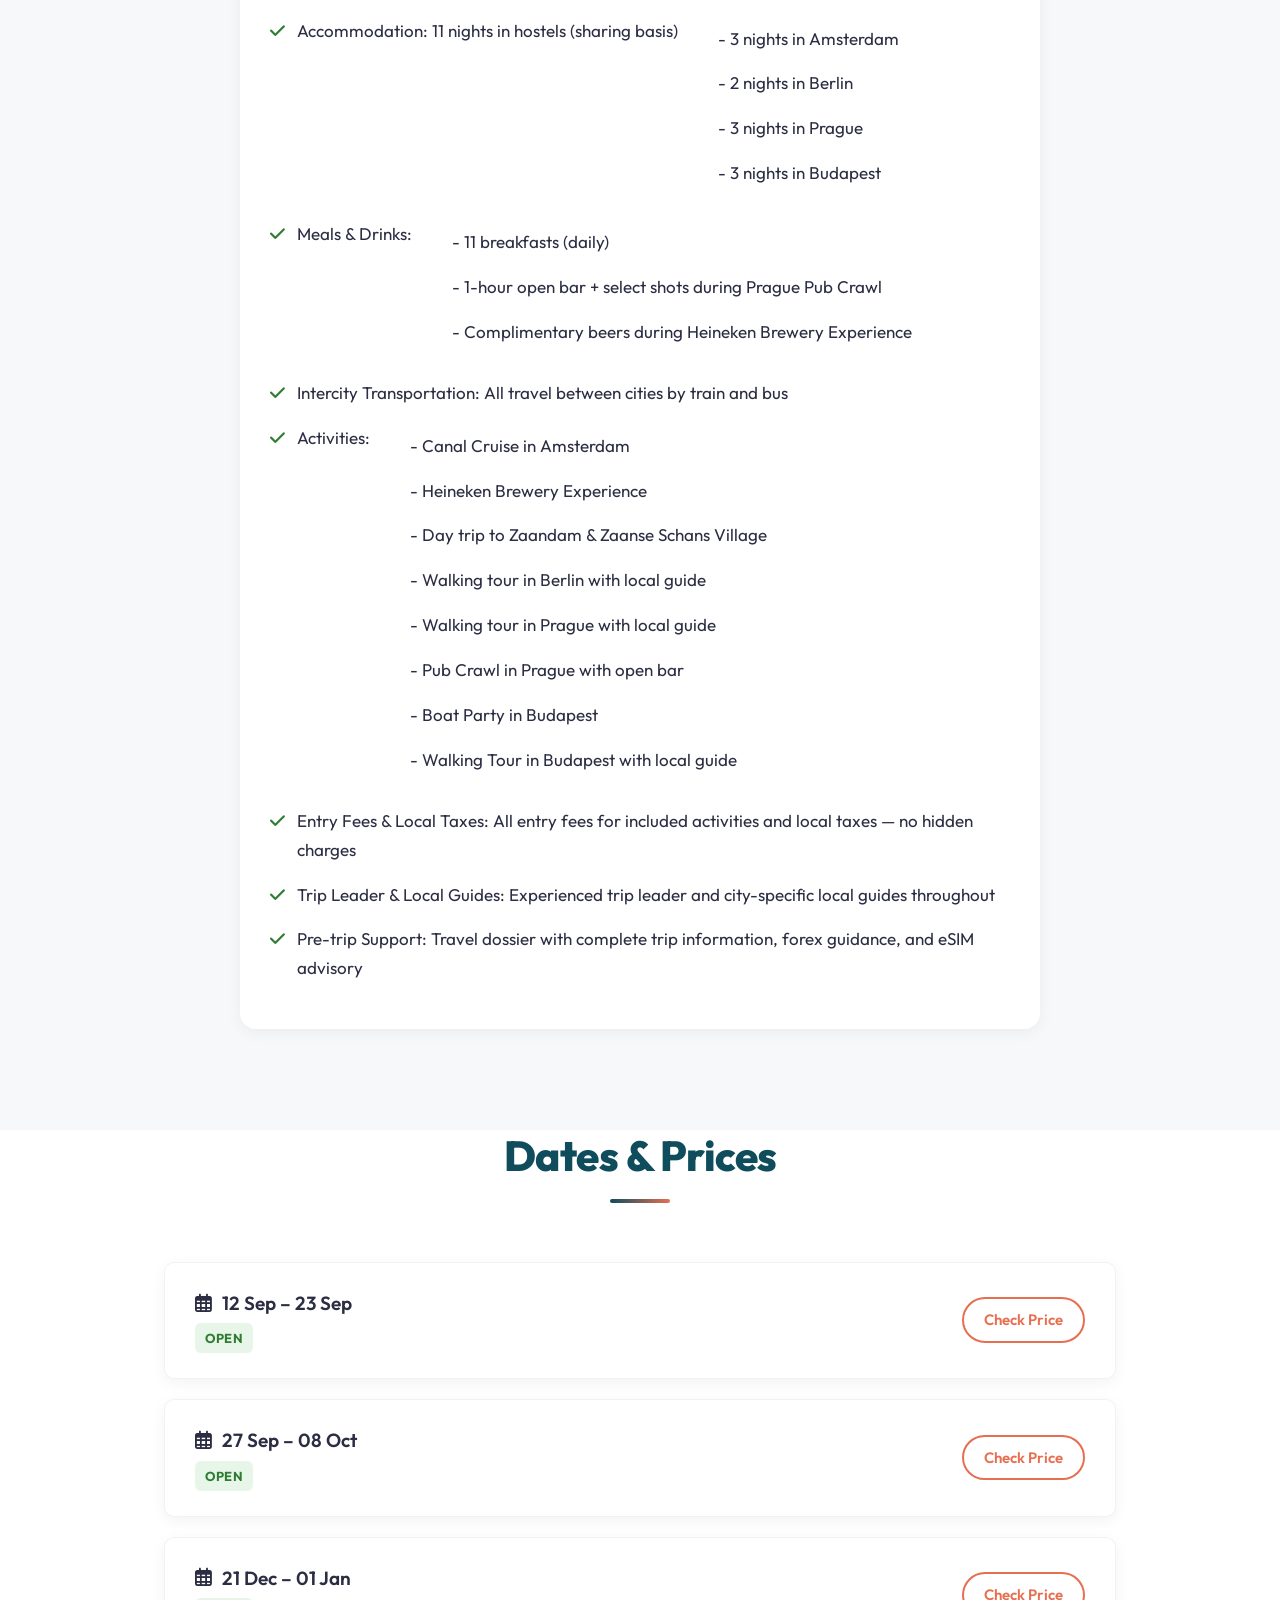
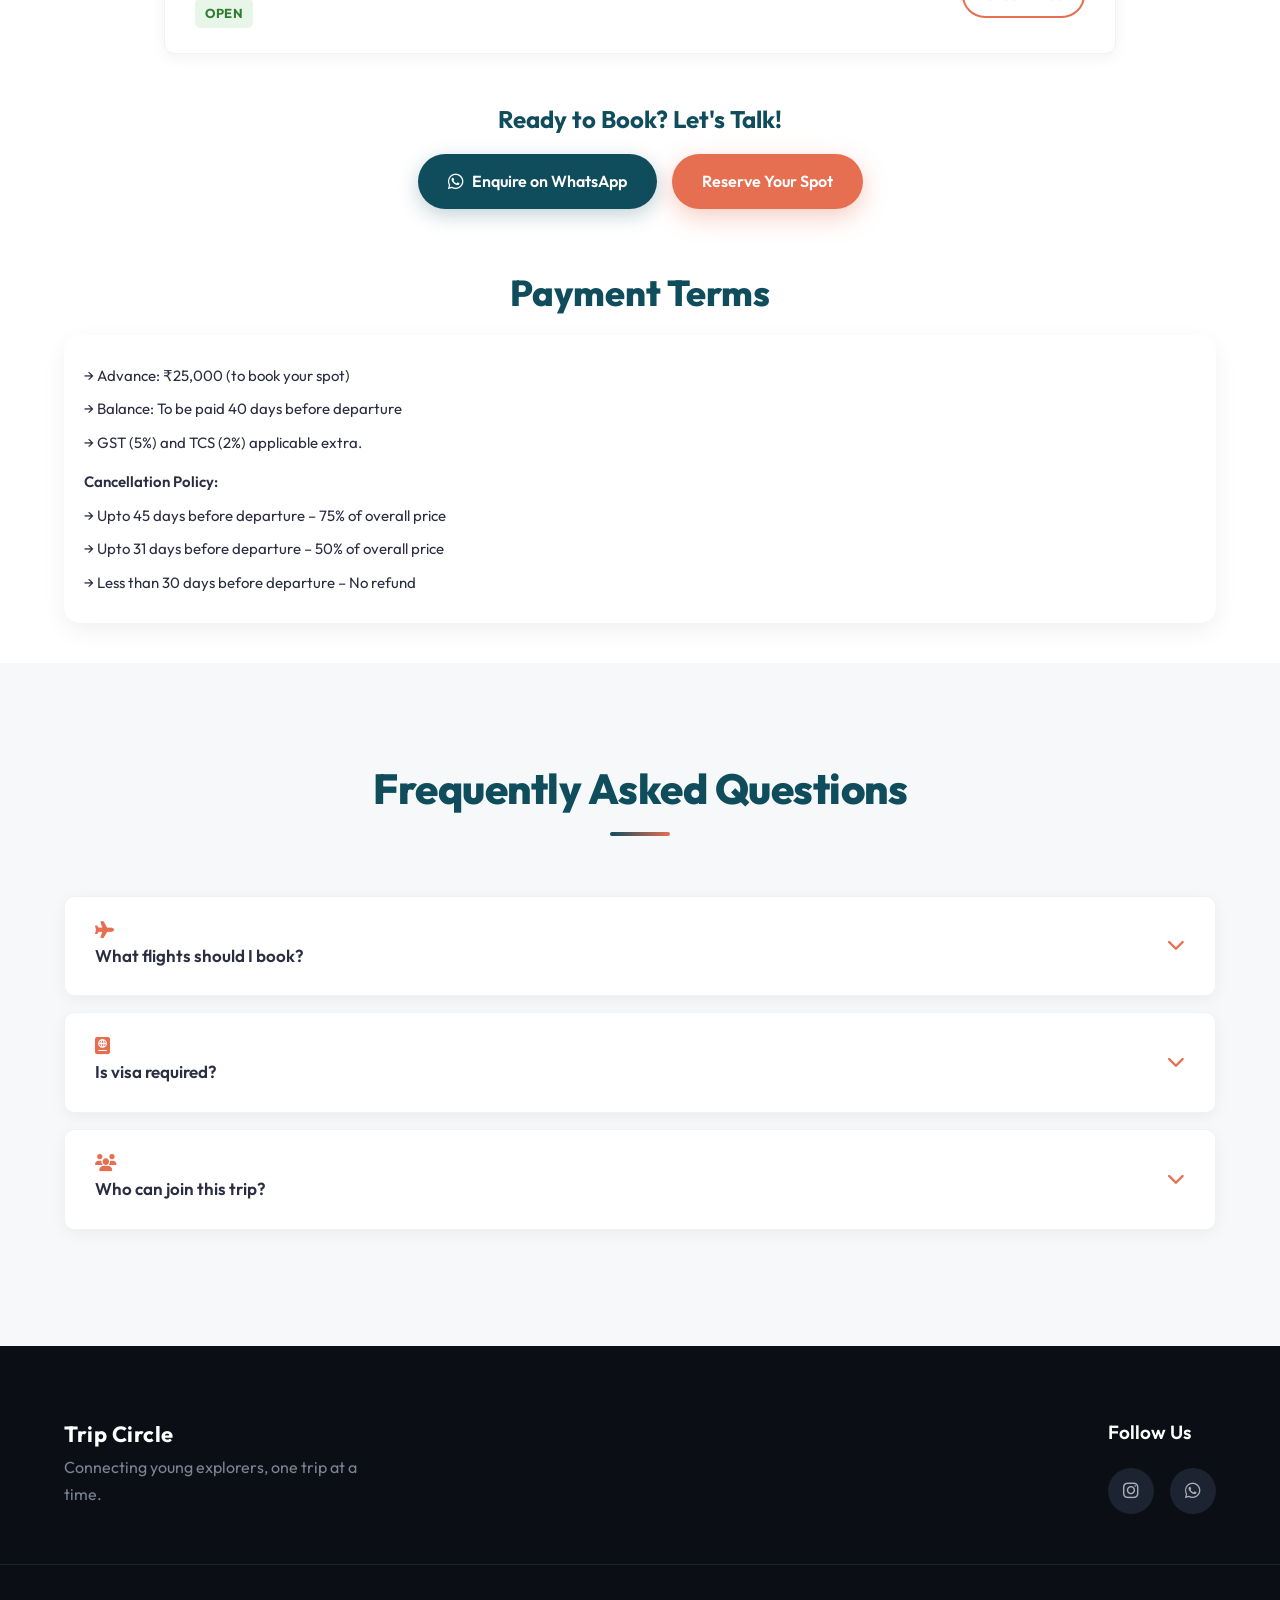
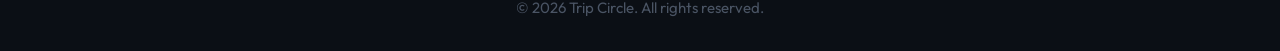
<file: europe-amsterdam-budapest.html>
<!DOCTYPE html>
<html lang="en">

<head>
    <meta charset="UTF-8">
    <meta name="viewport" content="width=device-width, initial-scale=1.0">
    <title>Amsterdam → Budapest - Trip Circle</title>
    <meta name="description" content="Amsterdam → Budapest: 4 Cities • 4 Countries • 12 Days.">
    <link rel="preconnect" href="https://fonts.googleapis.com">
    <link rel="preconnect" href="https://fonts.gstatic.com" crossorigin>
    <link href="https://fonts.googleapis.com/css2?family=Outfit:wght@300;400;500;600;700;800&display=swap" rel="stylesheet">
    <link rel="stylesheet" href="https://cdnjs.cloudflare.com/ajax/libs/font-awesome/6.4.0/css/all.min.css">
    <link rel="stylesheet" href="style.css">
</head>

<body>

    <!-- NAVIGATION -->
    <nav class="navbar-inner">
        <div class="nav-container">
            <a href="index.html" class="logo-text-only" style="text-decoration: none;">Trip Circle</a>
            <div class="menu-toggle">☰</div>
            <div class="menu-overlay"></div>
            <ul class="nav-links">
                <li><a href="index.html">Home</a></li>
                <li><a href="trips.html" class="active">Trips</a></li>
                <li><a href="about.html">About</a></li>
            </ul>
        </div>
    </nav>

    <!-- PAGE HERO -->
    <div class="page-hero" style="background-image: url('images/europe.jpg');">
        <div class="page-hero-overlay"></div>
        <h1>Amsterdam → Budapest</h1>
        <p style="color: white; position: relative; z-index: 2; font-size: 20px; font-weight: 500; margin-top: 10px; letter-spacing: 0.5px;">&nbsp;</p>
    </div>

    <!-- QUICK INFO BAR -->
    <div class="quick-info-bar fade-up-load">
        <div class="quick-info-item">
            <span class="label">Duration</span>
            <span class="value">12 Days</span>
        </div>
        <div class="quick-info-item">
            <span class="label">Group Size</span>
            <span class="value">15–20 people</span>
        </div>
        <div class="quick-info-item">
            <span class="label">Stay</span>
            <span class="value">Hostels / Hotels</span>
        </div>
        <div class="quick-info-item">
            <span class="label">Trip Type</span>
            <span class="value">Group Trip</span>
        </div>
    </div>

    <!-- ABOUT THIS TRIP -->
    <section class="section" style="padding-top: 80px;">
        <div class="container text-center fade-up">
            <h2 style="font-size: 32px; color: var(--primary); margin-bottom: 20px;">About This Trip</h2>
            <div class="title-underline" style="margin: 0 auto 30px;"></div>
            <p style="font-size: 19px; color: var(--text-muted); max-width: 800px; margin: 0 auto; line-height: 1.8;">
                Four of Europe's most iconic cities. One legendary journey. Cruise Amsterdam's canals, rave in Berlin, pub crawl through Prague, and soak in the thermal baths of Budapest — a full-blown Euro adventure packed with iconic landmarks, electric nightlife, hidden gems, and memories that will last a lifetime.
            </p>
        </div>
    </section>

    <!-- BRIEF ITINERARY (ACCORDION) -->
    <section class="section">
        <div class="container fade-up">
            <div class="section-title">
                <h2>Brief Itinerary</h2>
                <div class="title-underline"></div>
            </div>
            
            <div class="dates-pricing-wrapper">
                <!-- Amsterdam -->
                <div class="accordion-item">
                    <div class="accordion-header" onclick="toggleAccordion(this)">
                        <div class="accordion-date"><span style="color: var(--secondary); margin-right: 8px;">Day 1</span> – Arrival in Amsterdam</div>
                        <div class="accordion-btn"><i class="fas fa-chevron-down"></i></div>
                    </div>
                    <div class="accordion-body">
                        <div class="accordion-content">Arrive in Amsterdam, check in and explore your first evening in one of Europe's most liberating cities – let’s start the evening (when it is still young and not hazy!) with a free drink on the house! and explore the best kept secrets of Amsterdam!</div>
                    </div>
                </div>

                <div class="accordion-item">
                    <div class="accordion-header" onclick="toggleAccordion(this)">
                        <div class="accordion-date"><span style="color: var(--secondary); margin-right: 8px;">Day 2</span> – Water, Culture & Freedom</div>
                        <div class="accordion-btn"><i class="fas fa-chevron-down"></i></div>
                    </div>
                    <div class="accordion-body">
                        <div class="accordion-content">We start the day with a Canal Cruise drifting through Amsterdam's UNESCO-listed canal ring aboard a glass-topped boat. Later we head to the legendary Heineken Experience — learn the brewing process, discover the brand's 150-year history, and enjoy a couple of complimentary beers as part of the experience.</div>
                    </div>
                </div>

                <div class="accordion-item">
                    <div class="accordion-header" onclick="toggleAccordion(this)">
                        <div class="accordion-date"><span style="color: var(--secondary); margin-right: 8px;">Day 3</span> – Wind & History</div>
                        <div class="accordion-btn"><i class="fas fa-chevron-down"></i></div>
                    </div>
                    <div class="accordion-body">
                        <div class="accordion-content">Today we go on a day trip to Zaandam & Zaanse Schans: Escape the city to this open-air museum village where traditional Dutch windmills, wooden clog workshops, and cheese farms paint a vivid picture of Holland's rural heritage</div>
                    </div>
                </div>

                <div class="accordion-item">
                    <div class="accordion-header" onclick="toggleAccordion(this)">
                        <div class="accordion-date"><span style="color: var(--secondary); margin-right: 8px;">Day 4</span> – Amsterdam to Berlin</div>
                        <div class="accordion-btn"><i class="fas fa-chevron-down"></i></div>
                    </div>
                    <div class="accordion-body">
                        <div class="accordion-content">Transfer to Berlin by the intercity train. Freshen up and experience Berlin's nightlife which is legendary and genre-defining — from techno temples in repurposed power stations to intimate jazz cellars and rooftop bars. The city truly comes alive after dark.</div>
                    </div>
                </div>

                <!-- Berlin -->
                <div class="accordion-item">
                    <div class="accordion-header" onclick="toggleAccordion(this)">
                        <div class="accordion-date"><span style="color: var(--secondary); margin-right: 8px;">Day 5</span> – Berlin Exploration</div>
                        <div class="accordion-btn"><i class="fas fa-chevron-down"></i></div>
                    </div>
                    <div class="accordion-body">
                        <div class="accordion-content">We start the day with a Walking Tour with Local Guide: Navigate Checkpoint Charlie, the Brandenburg Gate, the Holocaust Memorial, and the Reichstag — a city-wide open-air museum of 20th-century history told in concrete, bronze, and memory. Try the Berlin swing, and explore Dark matter - a unique experience before heading out for another techno night-out.</div>
                    </div>
                </div>

                <div class="accordion-item">
                    <div class="accordion-header" onclick="toggleAccordion(this)">
                        <div class="accordion-date"><span style="color: var(--secondary); margin-right: 8px;">Day 6</span> – Berlin to Prague</div>
                        <div class="accordion-btn"><i class="fas fa-chevron-down"></i></div>
                    </div>
                    <div class="accordion-body">
                        <div class="accordion-content">Transfer to Prague — a fairy-tale city of gothic spires, baroque palaces, and medieval bridges seemingly untouched by the modern world. Check in and take your first evening stroll across the Charles Bridge at dusk — one of Europe's most magical moments.</div>
                    </div>
                </div>

                <div class="accordion-item">
                    <div class="accordion-header" onclick="toggleAccordion(this)">
                        <div class="accordion-date"><span style="color: var(--secondary); margin-right: 8px;">Day 7</span> – Castles, Bridges & Old Town</div>
                        <div class="accordion-btn"><i class="fas fa-chevron-down"></i></div>
                    </div>
                    <div class="accordion-body">
                        <div class="accordion-content">We start the day with a walking Tour with Local Guide: Wind through the labyrinthine cobblestone lanes of Malá Strana, across the Vltava River, and up to the commanding heights of Prague Castle. Watch the medieval Astronomical Clock strike the hour, surrounded by Gothic churches and Romanesque cellars turned into jazz bars.</div>
                    </div>
                </div>

                <div class="accordion-item">
                    <div class="accordion-header" onclick="toggleAccordion(this)">
                        <div class="accordion-date"><span style="color: var(--secondary); margin-right: 8px;">Day 8</span> – Adventure & The Night Life</div>
                        <div class="accordion-btn"><i class="fas fa-chevron-down"></i></div>
                    </div>
                    <div class="accordion-body">
                        <div class="accordion-content">Wake up at your own time on this (free) day – those with adrenaline rush head out for a thrilling sky diving experience or take a short drive to the Skoda museum (any car lovers here?) or just walk around this pretty city and try out some amazing cafes (one of the cafes was frequented by Einstein) before an epic Pub Crawl in the night.</div>
                    </div>
                </div>

                <!-- Prague -->
                <div class="accordion-item">
                    <div class="accordion-header" onclick="toggleAccordion(this)">
                        <div class="accordion-date"><span style="color: var(--secondary); margin-right: 8px;">Day 9</span> – Prague to Budapest</div>
                        <div class="accordion-btn"><i class="fas fa-chevron-down"></i></div>
                    </div>
                    <div class="accordion-body">
                        <div class="accordion-content">Route: Prague → Budapest by bus  
The final leg of the overland journey sweeps south through the Czech and Slovak countryside before crossing into Hungary. Budapest — the grand old capital straddling the Danube — greets you with its dramatic Chain Bridge, thermal steam, and ruin bar culture.</div>
                    </div>
                </div>

                <div class="accordion-item">
                    <div class="accordion-header" onclick="toggleAccordion(this)">
                        <div class="accordion-date"><span style="color: var(--secondary); margin-right: 8px;">Day 10</span> – On the Water & Into the Night</div>
                        <div class="accordion-btn"><i class="fas fa-chevron-down"></i></div>
                    </div>
                    <div class="accordion-body">
                        <div class="accordion-content">Explore the twin cities of Buda and Pest — stroll the UNESCO-listed Andrássy Avenue, visit the neo-Gothic Parliament Building on the Danube bank, and cross the iconic Chain Bridge between two distinct worlds. In the evening, cruise the Danube aboard a party boat — music, dancing, and the city's most romantic skyline all in one unforgettable evening.</div>
                    </div>
                </div>

                <div class="accordion-item">
                    <div class="accordion-header" onclick="toggleAccordion(this)">
                        <div class="accordion-date"><span style="color: var(--secondary); margin-right: 8px;">Day 11</span> – Thermal Baths and Epic Send-Off</div>
                        <div class="accordion-btn"><i class="fas fa-chevron-down"></i></div>
                    </div>
                    <div class="accordion-body">
                        <div class="accordion-content">Széchenyi Thermal Bath: Soak in Budapest's most famous thermal spa — an opulent 1913 neo-baroque palace of steaming outdoor pools and indoor baths fed by natural geothermal springs. We regroup in the evening one last evening for some fun.</div>
                    </div>
                </div>

                <div class="accordion-item">
                    <div class="accordion-header" onclick="toggleAccordion(this)">
                        <div class="accordion-date"><span style="color: var(--secondary); margin-right: 8px;">Day 12</span> – Departure from Budapest</div>
                        <div class="accordion-btn"><i class="fas fa-chevron-down"></i></div>
                    </div>
                    <div class="accordion-body">
                        <div class="accordion-content">A final morning in Budapest before transferring to the airport and flying home. Twelve days, four countries, four cities, and a lifetime of stories.</div>
                    </div>
                </div>
            </div>
        </div>
    </section>

    <!-- INCLUSIONS & EXCLUSIONS -->
    <section class="section bg-light">
        <div class="container fade-up">
            <div class="section-title">
                <h2>What's Included?</h2>
                <div class="title-underline"></div>
            </div>
            
            <div class="tabs-container">
                <div class="tab-header">
                    <button class="tab-btn active" onclick="openTab(event, 'inclusions')"><i class="fas fa-check-circle" style="color: #2e7d32; margin-right: 8px;"></i> Inclusions</button>
                    <button class="tab-btn" onclick="openTab(event, 'exclusions')"><i class="fas fa-times-circle" style="color: #d32f2f; margin-right: 8px;"></i> Exclusions</button>
                </div>
                
                <!-- Tab: Inclusions -->
                <div id="inclusions" class="tabcontent active">
                    <ul class="tab-list inc">
                        <li>
                            <i class="fas fa-check"></i> Accommodation: 11 nights in hostels (sharing basis)
                            <ul style="margin-left: 28px; margin-top: 8px; list-style-type: none; padding-left: 0;">
                                <li>- 3 nights in Amsterdam</li>
                                <li>- 2 nights in Berlin</li>
                                <li>- 3 nights in Prague</li>
                                <li>- 3 nights in Budapest</li>
                            </ul>
                        </li>
                        <li>
                            <i class="fas fa-check"></i> Meals & Drinks:
                            <ul style="margin-left: 28px; margin-top: 8px; list-style-type: none; padding-left: 0;">
                                <li>- 11 breakfasts (daily)</li>
                                <li>- 1-hour open bar + select shots during Prague Pub Crawl</li>
                                <li>- Complimentary beers during Heineken Brewery Experience</li>
                            </ul>
                        </li>
                        <li><i class="fas fa-check"></i> Intercity Transportation: All travel between cities by train and bus</li>
                        <li>
                            <i class="fas fa-check"></i> Activities:
                            <ul style="margin-left: 28px; margin-top: 8px; list-style-type: none; padding-left: 0;">
                                <li>- Canal Cruise in Amsterdam</li>
                                <li>- Heineken Brewery Experience</li>
                                <li>- Day trip to Zaandam & Zaanse Schans Village</li>
                                <li>- Walking tour in Berlin with local guide</li>
                                <li>- Walking tour in Prague with local guide</li>
                                <li>- Pub Crawl in Prague with open bar</li>
                                <li>- Boat Party in Budapest</li>
                                <li>- Walking Tour in Budapest with local guide</li>
                            </ul>
                        </li>
                        <li><i class="fas fa-check"></i> Entry Fees & Local Taxes: All entry fees for included activities and local taxes — no hidden charges</li>
                        <li><i class="fas fa-check"></i> Trip Leader & Local Guides: Experienced trip leader and city-specific local guides throughout</li>
                        <li><i class="fas fa-check"></i> Pre-trip Support: Travel dossier with complete trip information, forex guidance, and eSIM advisory</li>
                    </ul>
                </div>
                
                <!-- Tab: Exclusions -->
                <div id="exclusions" class="tabcontent">
                    <ul class="tab-list exc">
                        <li><i class="fas fa-times"></i> International flights (into Amsterdam and out of Budapest)</li>
                        <li><i class="fas fa-times"></i> Schengen visa fees and visa assistance charges</li>
                        <li><i class="fas fa-times"></i> GST (5%) and TCS (2%) applicable extra</li>
                        <li><i class="fas fa-times"></i> Meals and beverages not specified in the itinerary</li>
                        <li><i class="fas fa-times"></i> Personal expenses: tips, laundry, shopping, phone bills</li>
                        <li><i class="fas fa-times"></i> Optional activities and personal excursions</li>
                        <li><i class="fas fa-times"></i> Travel insurance</li>
                        <li><i class="fas fa-times"></i> Airport transfers (unless specified)</li>
                    </ul>
                </div>
            </div>
        </div>
    </section>

    <!-- DATES & PRICES ACCORDION -->
    <section class="dates-prices">
        <div class="container">
            <div class="section-title fade-up">
                <h2>Dates & Prices</h2>
                <div class="title-underline"></div>
            </div>
            
            <div class="dates-pricing-wrapper fade-up">
                
                <!-- Departure 1 -->
                <div class="accordion-item">
                    <div class="accordion-header" onclick="toggleAccordion(this)">
                        <div>
                            <div class="accordion-date"><i class="far fa-calendar-alt"></i> 12 Sep – 23 Sep</div>
                            <div class="accordion-status">Open</div>
                        </div>
                        <div class="accordion-btn">Check Price</div>
                    </div>
                    <div class="accordion-body">
                        <div class="accordion-content">
                            <div class="pricing-table-wrapper">
                                <table class="pricing-table">
                                    <thead>
                                        <tr>
                                            <th>Book Before</th>
                                            <th>Price (pp)</th>
                                        </tr>
                                    </thead>
                                    <tbody>
                                        <tr><td>29 Jun</td><td>₹1,25,000</td></tr>
                                        <tr><td>14 Jul</td><td>₹1,30,000</td></tr>
                                        <tr><td>29 Jul</td><td>₹1,35,000</td></tr>
                                    </tbody>
                                </table>
                            </div>
                            <div>GST (5%) and TCS (2%) applicable extra</div>
                        </div>
                        <div style="display: flex; gap: 15px; margin-top: 24px; flex-wrap: wrap;">
                            <a href="https://wa.me/919480068906" class="btn btn-secondary" style="flex: 1; min-width: 200px; justify-content: center;" target="_blank"><i class="fab fa-whatsapp"></i> Enquire on WhatsApp</a>
                            <a href="https://forms.gle/ajJf6RtngLu6pWBg6" class="btn btn-primary" style="flex: 1; min-width: 200px; justify-content: center;" target="_blank">Reserve Your Spot</a>
                        </div>
                    </div>
                </div>

                <!-- Departure 2 -->
                <div class="accordion-item">
                    <div class="accordion-header" onclick="toggleAccordion(this)">
                        <div>
                            <div class="accordion-date"><i class="far fa-calendar-alt"></i> 27 Sep – 08 Oct</div>
                            <div class="accordion-status">Open</div>
                        </div>
                        <div class="accordion-btn">Check Price</div>
                    </div>
                    <div class="accordion-body">
                        <div class="accordion-content">
                            <div class="pricing-table-wrapper">
                                <table class="pricing-table">
                                    <thead>
                                        <tr>
                                            <th>Book Before</th>
                                            <th>Price (pp)</th>
                                        </tr>
                                    </thead>
                                    <tbody>
                                        <tr><td>14 Jul</td><td>₹1,25,000</td></tr>
                                        <tr><td>29 Jul</td><td>₹1,30,000</td></tr>
                                        <tr><td>13 Aug</td><td>₹1,35,000</td></tr>
                                    </tbody>
                                </table>
                            </div>
                            <div>GST (5%) and TCS (2%) applicable extra</div>
                        </div>
                        <div style="display: flex; gap: 15px; margin-top: 24px; flex-wrap: wrap;">
                            <a href="https://wa.me/919480068906" class="btn btn-secondary" style="flex: 1; min-width: 200px; justify-content: center;" target="_blank"><i class="fab fa-whatsapp"></i> Enquire on WhatsApp</a>
                            <a href="https://forms.gle/ajJf6RtngLu6pWBg6" class="btn btn-primary" style="flex: 1; min-width: 200px; justify-content: center;" target="_blank">Reserve Your Spot</a>
                        </div>
                    </div>
                </div>

                <!-- Departure 3 -->
                <div class="accordion-item">
                    <div class="accordion-header" onclick="toggleAccordion(this)">
                        <div>
                            <div class="accordion-date"><i class="far fa-calendar-alt"></i> 21 Dec – 01 Jan</div>
                            <div class="accordion-status">Open</div>
                        </div>
                        <div class="accordion-btn">Check Price</div>
                    </div>
                    <div class="accordion-body">
                        <div class="accordion-content">
                            <div class="pricing-table-wrapper">
                                <table class="pricing-table">
                                    <thead>
                                        <tr>
                                            <th>Book Before</th>
                                            <th>Price (pp)</th>
                                        </tr>
                                    </thead>
                                    <tbody>
                                        <tr><td>7 Oct</td><td>₹1,25,000</td></tr>
                                        <tr><td>22 Oct</td><td>₹1,30,000</td></tr>
                                        <tr><td>6 Nov</td><td>₹1,35,000</td></tr>
                                    </tbody>
                                </table>
                            </div>
                            <div>GST (5%) and TCS (2%) applicable extra</div>
                        </div>
                        <div style="display: flex; gap: 15px; margin-top: 24px; flex-wrap: wrap;">
                            <a href="https://wa.me/919480068906" class="btn btn-secondary" style="flex: 1; min-width: 200px; justify-content: center;" target="_blank"><i class="fab fa-whatsapp"></i> Enquire on WhatsApp</a>
                            <a href="https://forms.gle/ajJf6RtngLu6pWBg6" class="btn btn-primary" style="flex: 1; min-width: 200px; justify-content: center;" target="_blank">Reserve Your Spot</a>
                        </div>
                    </div>
                </div>

            </div>

            <!-- GLOBAL CTA -->
            <div class="text-center fade-up" style="margin-top: 50px;">
                <h3 style="font-size: 24px; color: var(--primary); margin-bottom: 20px;">Ready to Book? Let's Talk!</h3>
                <div style="display: flex; gap: 15px; justify-content: center; flex-wrap: wrap;">
                    <a href="https://wa.me/919480068906" class="btn btn-secondary pulse-anim" style="padding: 14px 30px; font-size: 16px; border-radius: 50px; display: inline-flex; align-items: center; gap: 8px;" target="_blank" rel="noopener noreferrer"><i class="fab fa-whatsapp"></i> Enquire on WhatsApp</a>
                    <a href="https://forms.gle/ajJf6RtngLu6pWBg6" class="btn btn-primary" style="padding: 14px 30px; font-size: 16px; border-radius: 50px;" target="_blank">Reserve Your Spot</a>
                </div>
            </div>
        </div>
    </section>

    <section class="payment-terms-section">
        <div class="container">
            <h2>Payment Terms</h2>
            <div class="payment-box">
                <!-- PAYMENT_TERMS_DYNAMIC -->
            </div>
        </div>
    </section>

    <!-- FAQ SECTION -->
    <section class="section bg-light">
        <div class="container fade-up">
            <div class="section-title">
                <h2>Frequently Asked Questions</h2>
                <div class="title-underline"></div>
            </div>
            <div class="dates-pricing-wrapper">
                
                

                <div class="accordion-item">
                    <div class="accordion-header" onclick="toggleAccordion(this)">
                        <div class="accordion-date" style="font-size: 17px; font-weight: 600;"><i class="fas fa-plane" style="color: var(--secondary);"></i> What flights should I book?</div>
                        <div class="accordion-btn" style="border: none; padding: 0;"><i class="fas fa-chevron-down" style="font-size: 18px;"></i></div>
                    </div>
                    <div class="accordion-body">
                        <div class="accordion-content">Book your flights to Amsterdam and outbound from Budapest. Our team will guide you on the flight timings.</div>
                    </div>
                </div>

                <div class="accordion-item">
                    <div class="accordion-header" onclick="toggleAccordion(this)">
                        <div class="accordion-date" style="font-size: 17px; font-weight: 600;"><i class="fas fa-passport" style="color: var(--secondary);"></i> Is visa required?</div>
                        <div class="accordion-btn" style="border: none; padding: 0;"><i class="fas fa-chevron-down" style="font-size: 18px;"></i></div>
                    </div>
                    <div class="accordion-body">
                        <div class="accordion-content">Indian passport holders need a Schengen visa for this trip. Our team will guide you through the process.</div>
                    </div>
                </div>

                <div class="accordion-item">
                    <div class="accordion-header" onclick="toggleAccordion(this)">
                        <div class="accordion-date" style="font-size: 17px; font-weight: 600;"><i class="fas fa-users" style="color: var(--secondary);"></i> Who can join this trip?</div>
                        <div class="accordion-btn" style="border: none; padding: 0;"><i class="fas fa-chevron-down" style="font-size: 18px;"></i></div>
                    </div>
                    <div class="accordion-body">
                        <div class="accordion-content">Join solo, with a partner, friends, or family — either way you’ll have a great experience.</div>
                    </div>
                </div>

            </div>
        </div>
    </section>

    <!-- FOOTER -->
    <footer class="footer">
        <div class="container footer-content">
            <div class="brand">
                <div class="logo-text-only">Trip Circle</div>
                <p>Connecting young explorers, one trip at a time.</p>
            </div>
            <div class="links">
                <p>Follow Us</p>
                <div class="socials">
                    <a href="https://www.instagram.com/trip.circle?igsh=MXNuM3I5YWVoNGF1Mg==" target="_blank" rel="noopener noreferrer"><i class="fab fa-instagram"></i></a>
                    <a href="https://whatsapp.com/channel/0029VbBq3bUJkK7CwxouRG3i" target="_blank" rel="noopener noreferrer"><i class="fab fa-whatsapp"></i></a>
                </div>
            </div>
        </div>
        <div class="copyright">&copy; 2026 Trip Circle. All rights reserved.</div>
    </footer>

    <!-- STICKY MOBILE CTA -->
    <div class="sticky-mobile-cta">
        <div style="display: flex; gap: 10px;">
            <a href="https://wa.me/919480068906" class="btn btn-secondary pulse-anim" style="flex: 1; padding: 14px; font-size: 15px; justify-content: center; text-align: center;" target="_blank"><i class="fab fa-whatsapp"></i> Chat</a>
            <a href="https://forms.gle/ajJf6RtngLu6pWBg6" class="btn btn-primary" style="flex: 1; padding: 14px; font-size: 15px; justify-content: center; text-align: center;" target="_blank">Reserve Your Spot</a>
        </div>
    </div>

    <!-- JS SCRIPTS -->
    <script>
        function applyDynamicWhatsAppLinks() {
            const baseWhatsAppUrl = "https://wa.me/919480068906";
            const defaultTripName = (document.querySelector(".page-hero h1, .hero h1, h1")?.textContent || document.title || "Trip")
                .replace(/\s*-\s*Trip Circle\s*$/i, "")
                .trim();

            document.querySelectorAll("a[href*=\"wa.me/919480068906\"]").forEach(link => {
                let tripName = defaultTripName;
                const tripCard = link.closest(".trip-card, .trip-item, .destination-card, .card");
                const heading = tripCard ? tripCard.querySelector("h2, h3, h4") : null;
                if (heading && heading.textContent.trim()) {
                    tripName = heading.textContent.trim();
                }

                const message = "Hi Trip Circle, I'm interested in " + tripName + ". Please share details.";
                link.href = baseWhatsAppUrl + "?text=" + encodeURIComponent(message);
            });
        }

        document.addEventListener('DOMContentLoaded', () => {
            applyDynamicWhatsAppLinks();
            const observer = new IntersectionObserver((entries, obs) => {
                entries.forEach(entry => {
                    if (entry.isIntersecting) {
                        entry.target.classList.add('visible');
                        obs.unobserve(entry.target);
                    }
                });
            }, { threshold: 0.12 });
            document.querySelectorAll('.fade-up, .fade-up-load').forEach(el => observer.observe(el));
        });

        function toggleAccordion(header) {
            const item = header.parentElement;
            const body = item.querySelector('.accordion-body');
            
            item.classList.toggle('active');
            
            if (item.classList.contains('active')) {
                body.style.maxHeight = body.scrollHeight + "px";
                setTimeout(() => {
                    item.scrollIntoView({ behavior: 'smooth', block: 'nearest' });
                }, 300);
            } else {
                body.style.maxHeight = null;
            }
        }

        function openTab(evt, tabName) {
            var i, tabcontent, tablinks;
            tabcontent = document.getElementsByClassName("tabcontent");
            for (i = 0; i < tabcontent.length; i++) {
                tabcontent[i].style.display = "none";
                tabcontent[i].classList.remove("active");
            }
            tablinks = document.getElementsByClassName("tab-btn");
            for (i = 0; i < tablinks.length; i++) {
                tablinks[i].className = tablinks[i].className.replace(" active", "");
            }
            document.getElementById(tabName).style.display = "block";
            
            // Add slight delay to trigger opacity transition
            setTimeout(() => {
                document.getElementById(tabName).classList.add("active");
            }, 10);
            
            evt.currentTarget.className += " active";
        }

        const menu = document.querySelector(".nav-links");
        const overlay = document.querySelector(".menu-overlay");
        const menuToggle = document.querySelector(".menu-toggle");

        if (menuToggle && menu && overlay) {
            menuToggle.onclick = () => {
                menu.classList.toggle("active");
                overlay.classList.toggle("active");
            };

            overlay.onclick = () => {
                menu.classList.remove("active");
                overlay.classList.remove("active");
            };

            document.querySelectorAll(".nav-links a").forEach(link => {
                link.addEventListener("click", () => {
                    menu.classList.remove("active");
                    overlay.classList.remove("active");
                });
            });
        }
    </script>
    <script src="script.js"></script>
</body>
</html>
</file>
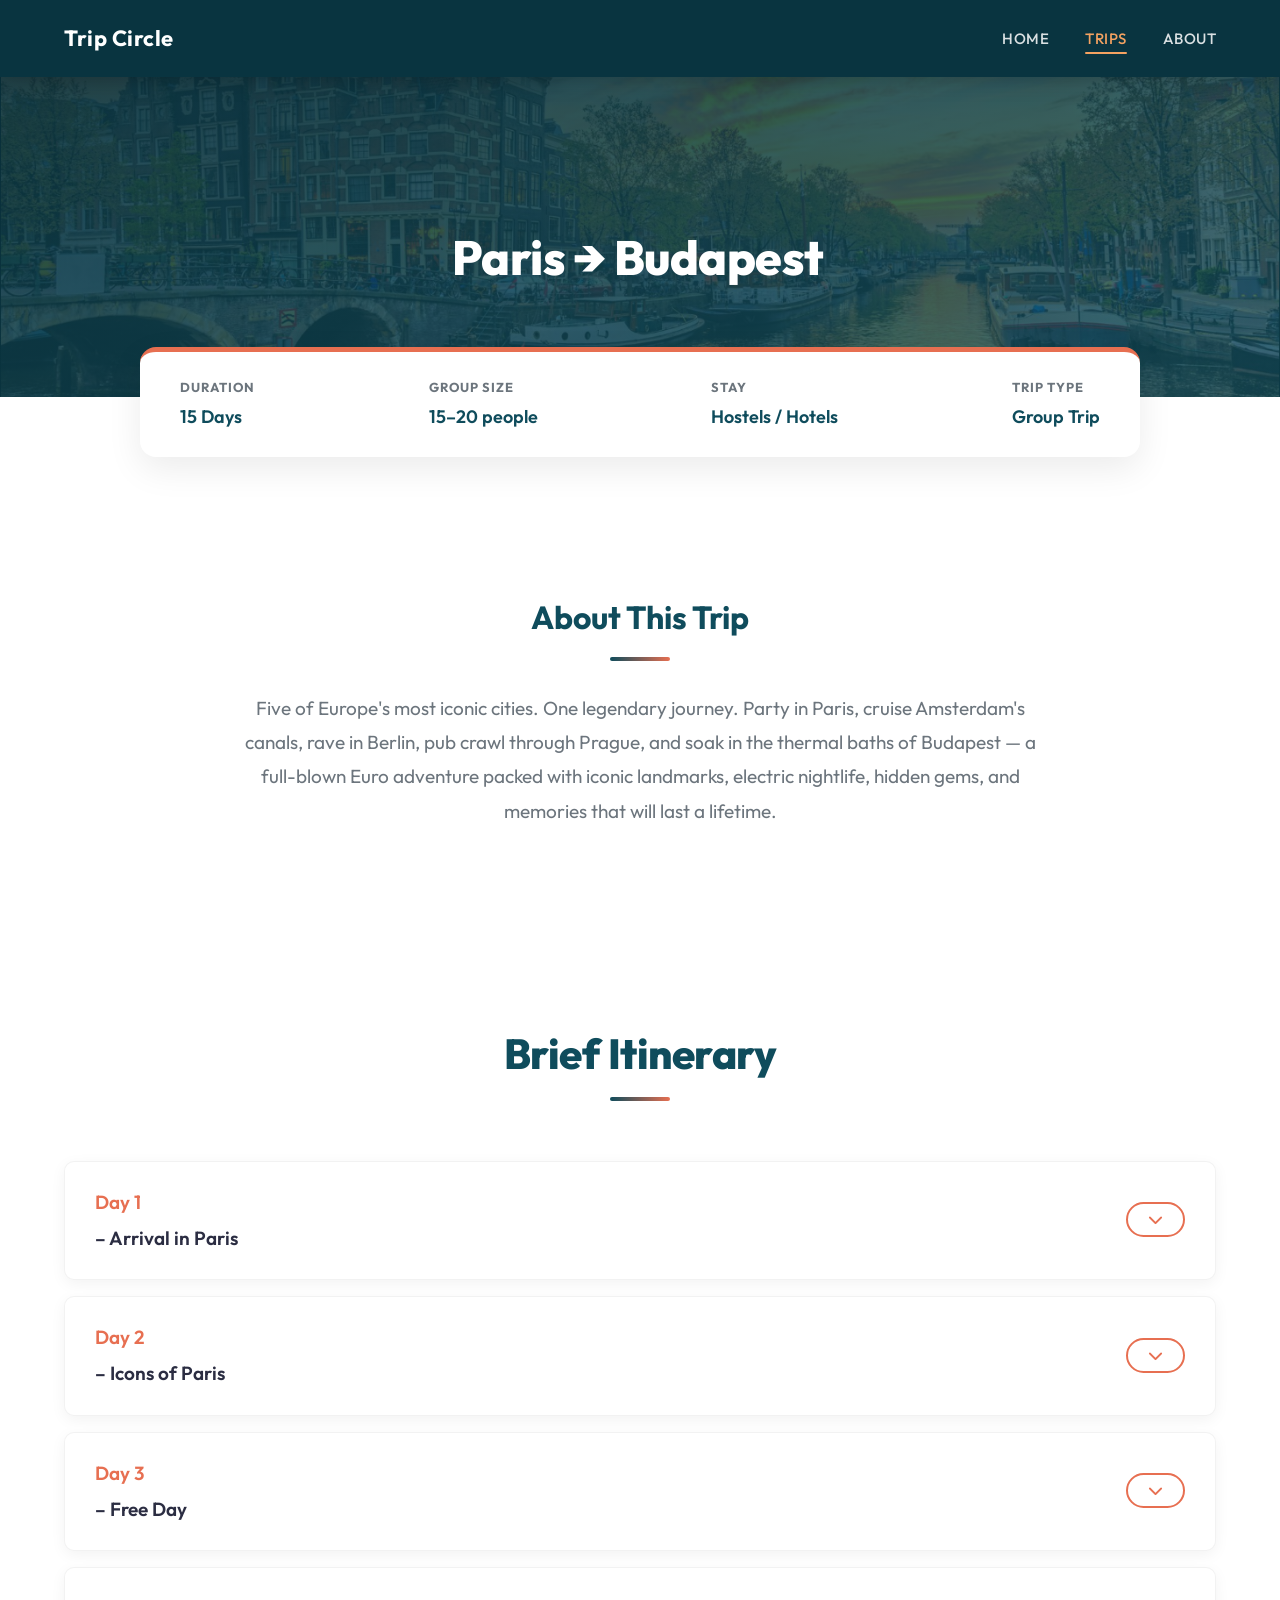
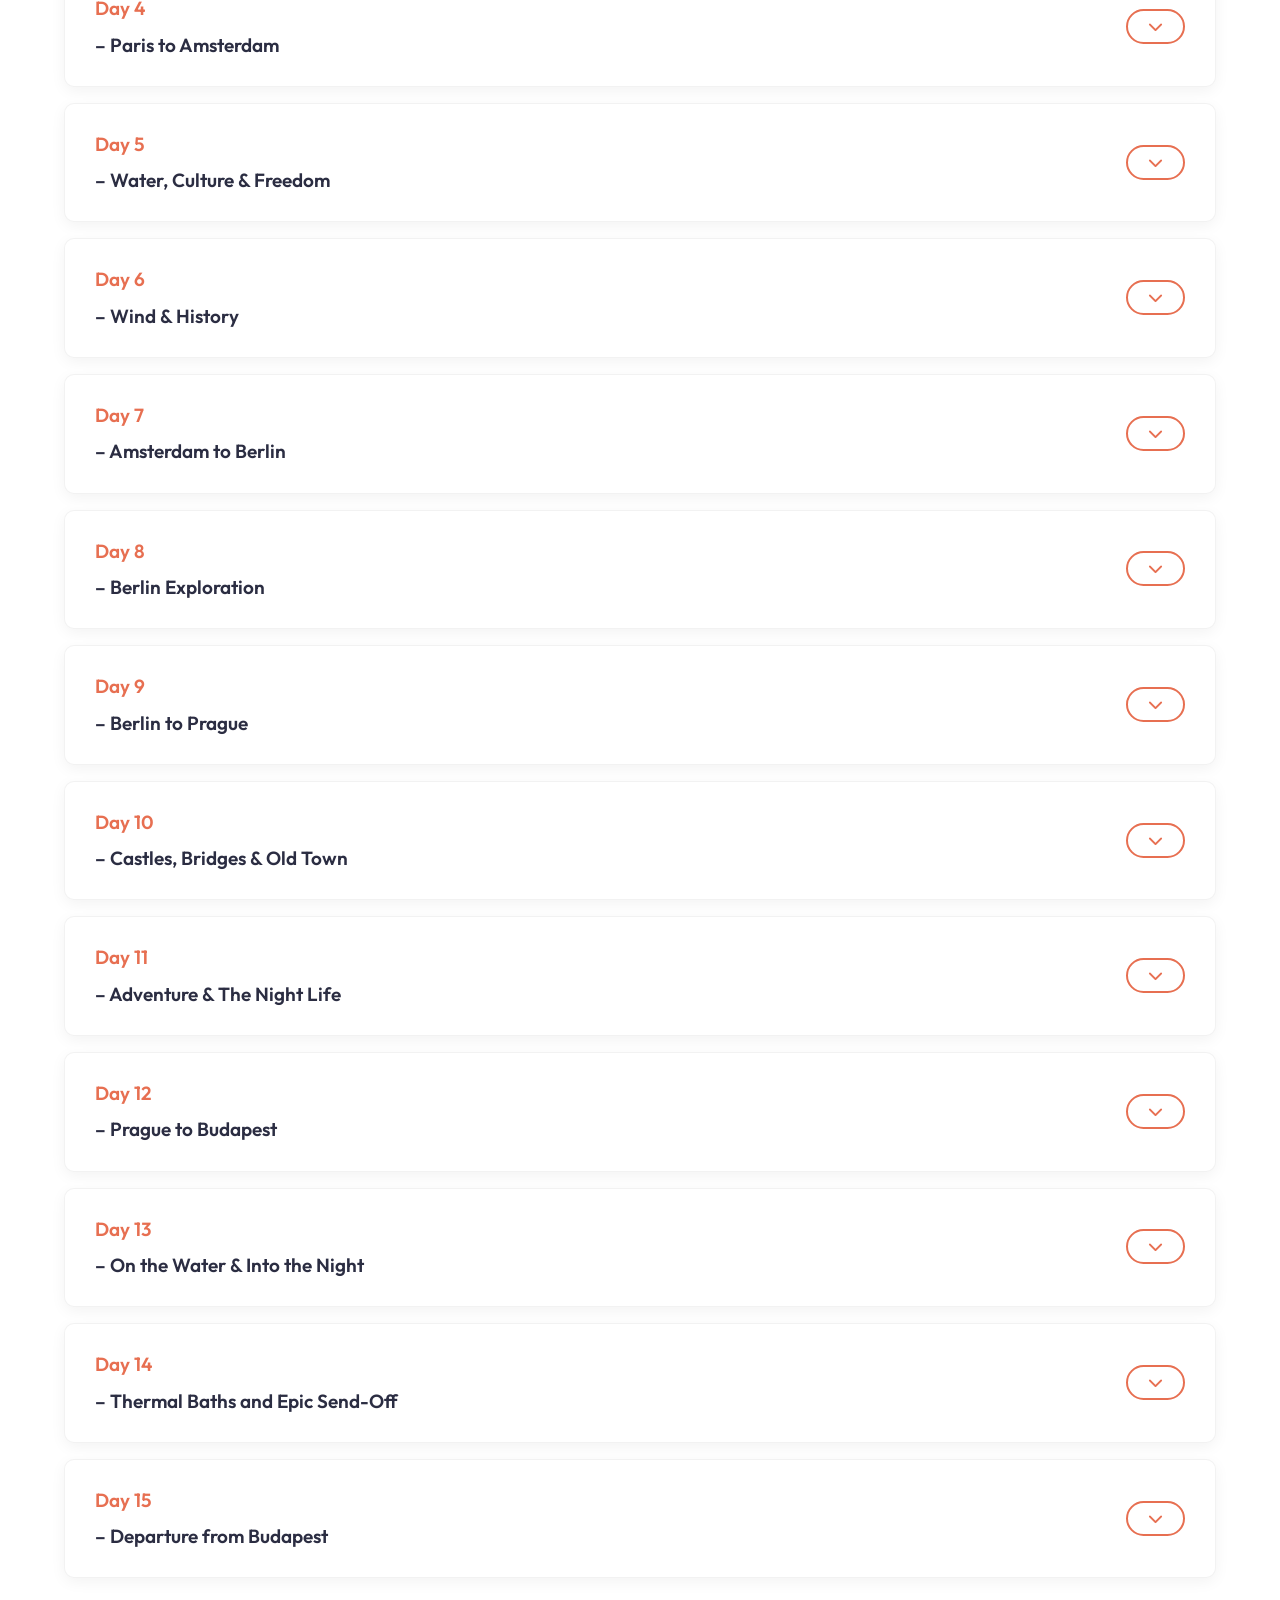
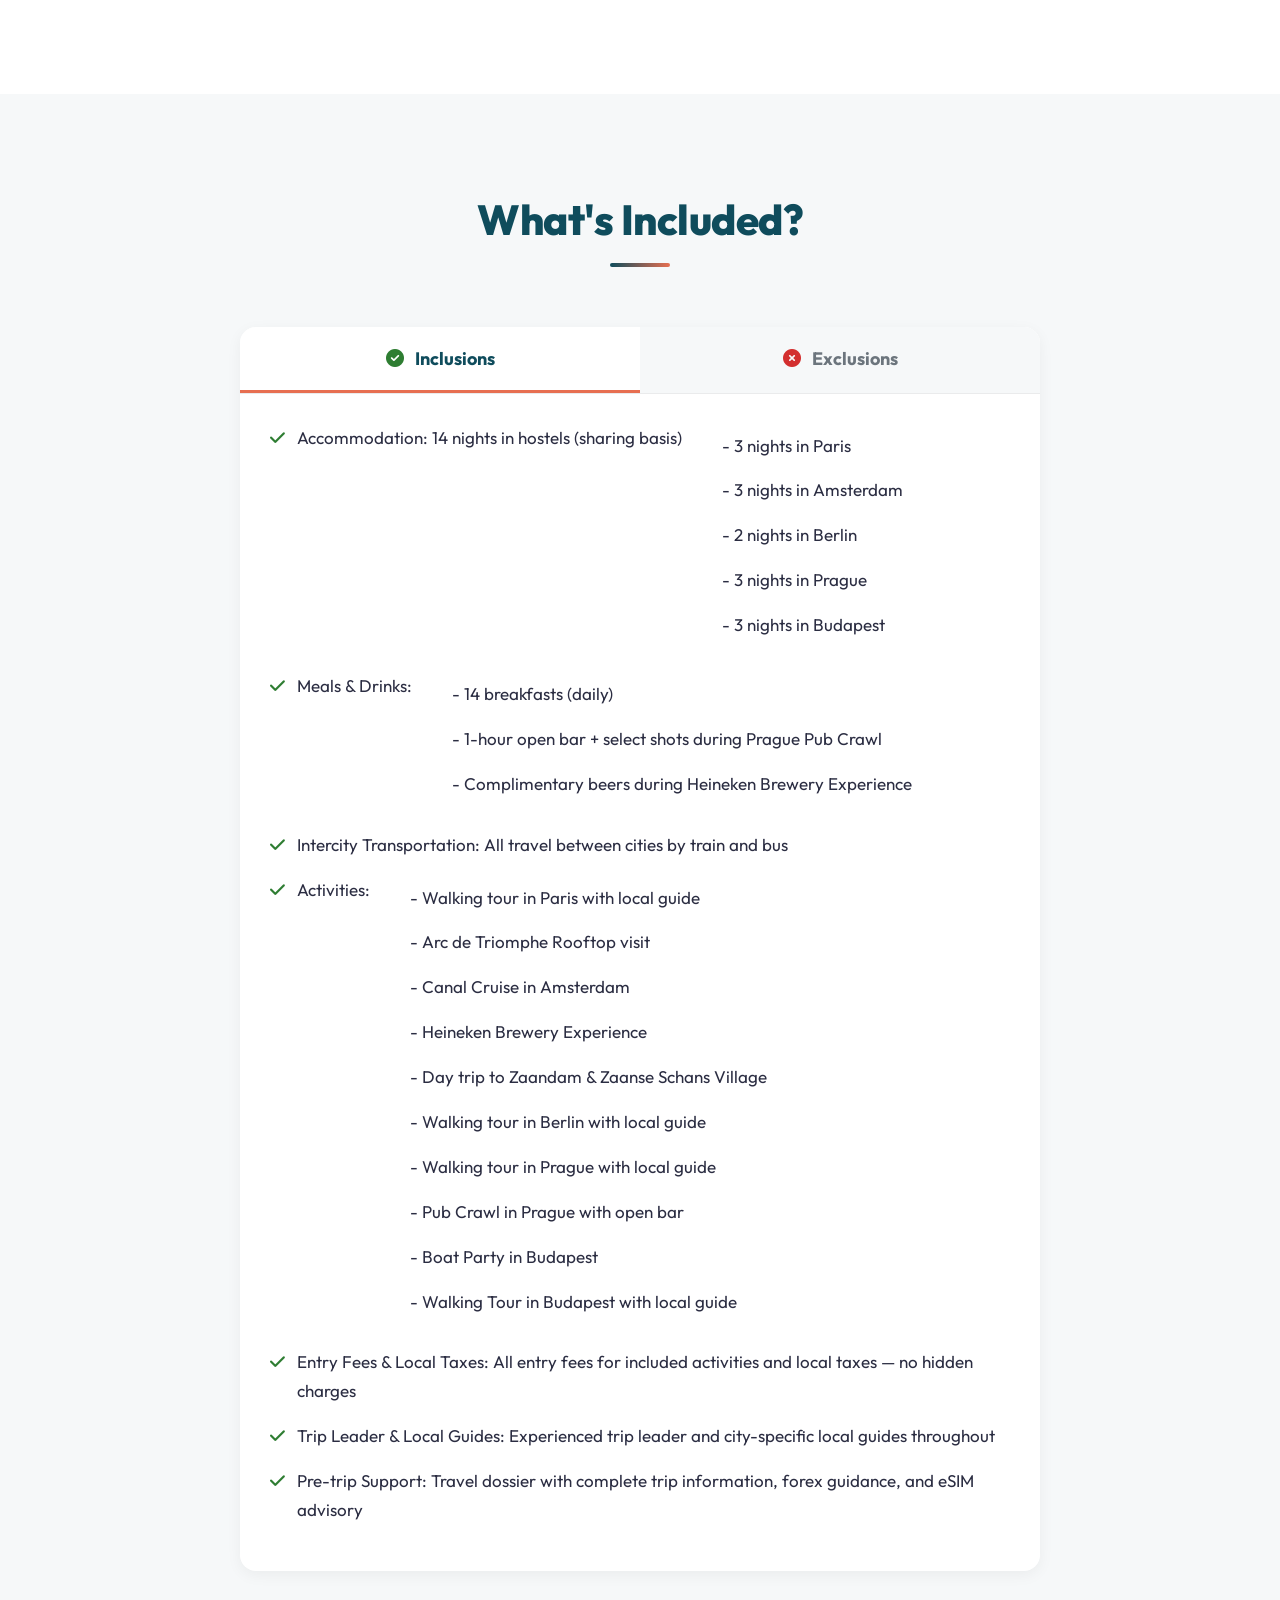
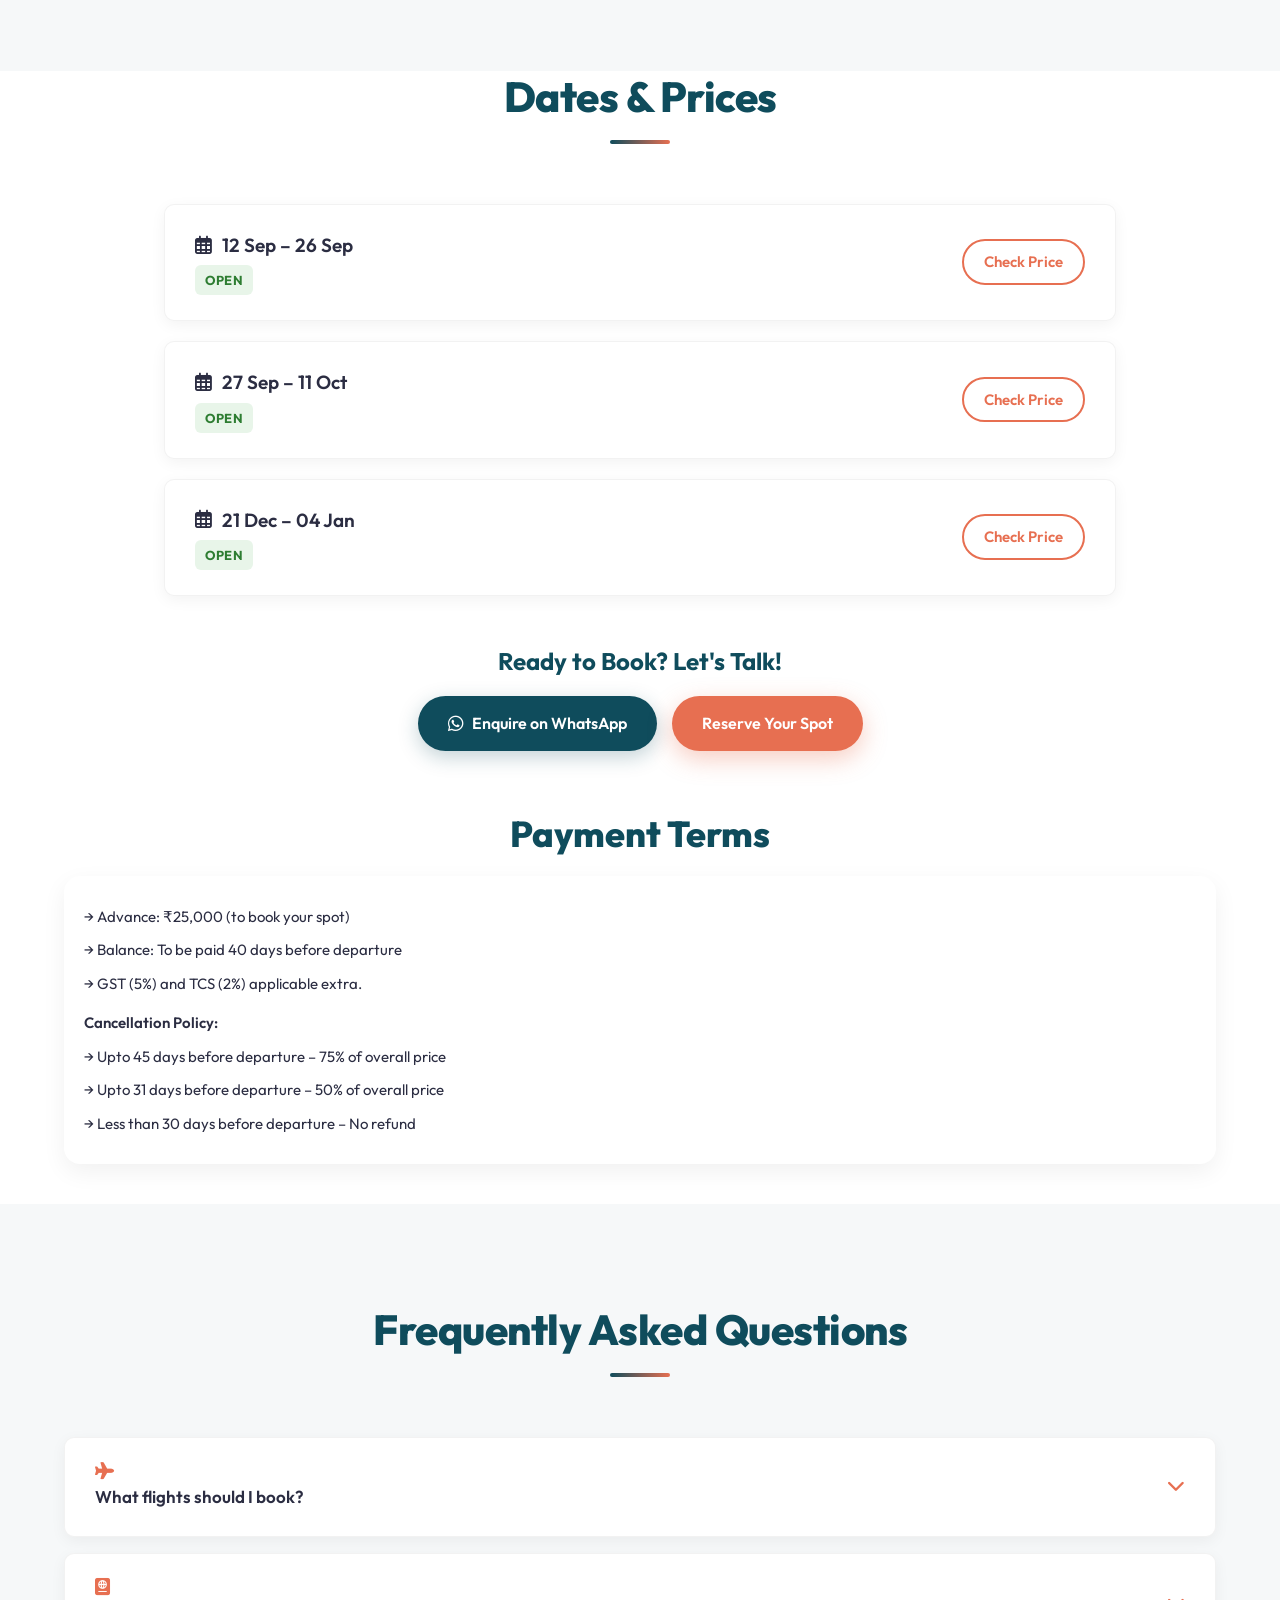
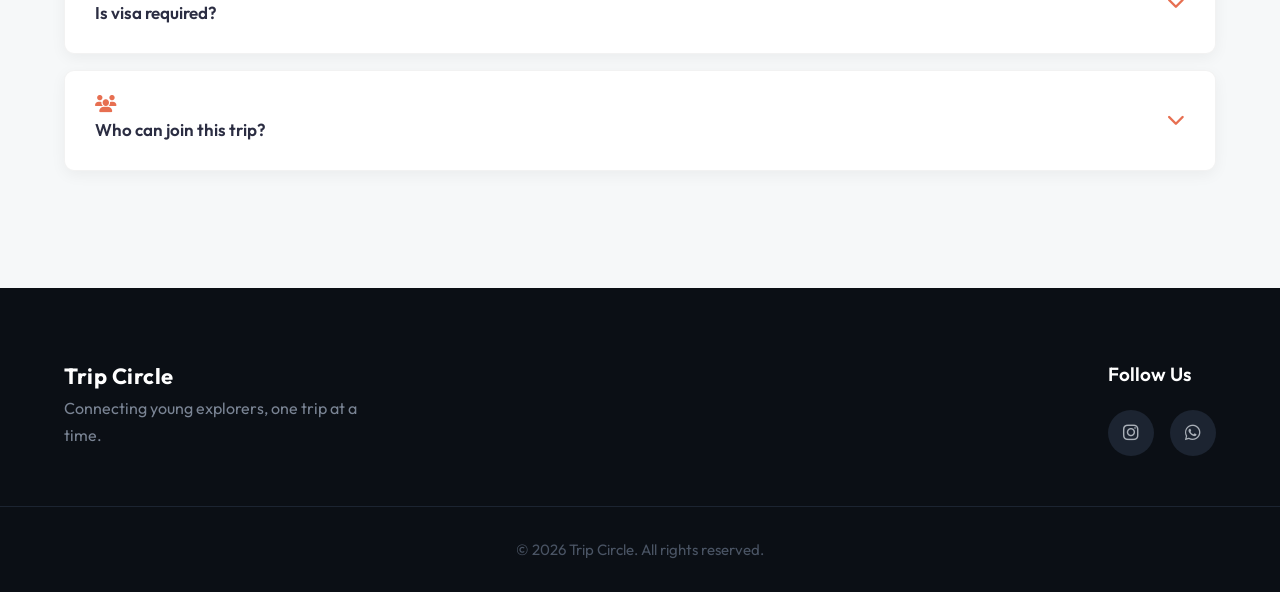
<file: europe-paris-budapest.html>
<!DOCTYPE html>
<html lang="en">

<head>
    <meta charset="UTF-8">
    <meta name="viewport" content="width=device-width, initial-scale=1.0">
    <title>Paris → Budapest - Trip Circle</title>
    <meta name="description" content="Paris → Budapest: 15 Days across Paris, Amsterdam, Berlin, Prague and Budapest.">
    <link rel="preconnect" href="https://fonts.googleapis.com">
    <link rel="preconnect" href="https://fonts.gstatic.com" crossorigin>
    <link href="https://fonts.googleapis.com/css2?family=Outfit:wght@300;400;500;600;700;800&display=swap" rel="stylesheet">
    <link rel="stylesheet" href="https://cdnjs.cloudflare.com/ajax/libs/font-awesome/6.4.0/css/all.min.css">
    <link rel="stylesheet" href="style.css">
</head>

<body>

    <!-- NAVIGATION -->
    <nav class="navbar-inner">
        <div class="nav-container">
            <a href="index.html" class="logo-text-only" style="text-decoration: none;">Trip Circle</a>
            <div class="menu-toggle">☰</div>
            <div class="menu-overlay"></div>
            <ul class="nav-links">
                <li><a href="index.html">Home</a></li>
                <li><a href="trips.html" class="active">Trips</a></li>
                <li><a href="about.html">About</a></li>
            </ul>
        </div>
    </nav>

    <!-- PAGE HERO -->
    <div class="page-hero" style="background-image: url('images/europe.jpg');">
        <div class="page-hero-overlay"></div>
        <h1>Paris → Budapest</h1>
        <p style="color: white; position: relative; z-index: 2; font-size: 20px; font-weight: 500; margin-top: 10px; letter-spacing: 0.5px;">&nbsp;</p>
    </div>

    <!-- QUICK INFO BAR -->
    <div class="quick-info-bar fade-up-load">
        <div class="quick-info-item">
            <span class="label">Duration</span>
            <span class="value">15 Days</span>
        </div>
        <div class="quick-info-item">
            <span class="label">Group Size</span>
            <span class="value">15–20 people</span>
        </div>
        <div class="quick-info-item">
            <span class="label">Stay</span>
            <span class="value">Hostels / Hotels</span>
        </div>
        <div class="quick-info-item">
            <span class="label">Trip Type</span>
            <span class="value">Group Trip</span>
        </div>
    </div>

    <!-- ABOUT THIS TRIP -->
    <section class="section" style="padding-top: 80px;">
        <div class="container text-center fade-up">
            <h2 style="font-size: 32px; color: var(--primary); margin-bottom: 20px;">About This Trip</h2>
            <div class="title-underline" style="margin: 0 auto 30px;"></div>
            <p style="font-size: 19px; color: var(--text-muted); max-width: 800px; margin: 0 auto; line-height: 1.8;">
                Five of Europe's most iconic cities. One legendary journey. Party in Paris, cruise Amsterdam's canals, rave in Berlin, pub crawl through Prague, and soak in the thermal baths of Budapest — a full-blown Euro adventure packed with iconic landmarks, electric nightlife, hidden gems, and memories that will last a lifetime.
            </p>
        </div>
    </section>

    <!-- BRIEF ITINERARY (ACCORDION) -->
    <section class="section">
        <div class="container fade-up">
            <div class="section-title">
                <h2>Brief Itinerary</h2>
                <div class="title-underline"></div>
            </div>

            <div class="dates-pricing-wrapper">
                <div class="accordion-item">
                    <div class="accordion-header" onclick="toggleAccordion(this)">
                        <div class="accordion-date"><span style="color: var(--secondary); margin-right: 8px;">Day 1</span> – Arrival in Paris</div>
                        <div class="accordion-btn"><i class="fas fa-chevron-down"></i></div>
                    </div>
                    <div class="accordion-body">
                        <div class="accordion-content">Fly into Paris — the City of Light — and check into your accommodation. Take your first steps into one of the world's most romanticised cities. Breathe in the Parisian air, wander through a neighbourhood café, and settle in for three unforgettable days ahead.</div>
                    </div>
                </div>

                <div class="accordion-item">
                    <div class="accordion-header" onclick="toggleAccordion(this)">
                        <div class="accordion-date"><span style="color: var(--secondary); margin-right: 8px;">Day 2</span> – Icons of Paris</div>
                        <div class="accordion-btn"><i class="fas fa-chevron-down"></i></div>
                    </div>
                    <div class="accordion-body">
                        <div class="accordion-content">Begin with a guided walking tour through the heart of Paris led by a local guide. Navigate the grand boulevards, hidden passages, and storied squares that have shaped art, revolution, and culture for centuries. We head to Arc de Triomphe for the sunset, and you can take a cruise on the Seane to watch the Eiffel Tower in the night.</div>
                    </div>
                </div>

                <div class="accordion-item">
                    <div class="accordion-header" onclick="toggleAccordion(this)">
                        <div class="accordion-date"><span style="color: var(--secondary); margin-right: 8px;">Day 3</span> – Free Day</div>
                        <div class="accordion-btn"><i class="fas fa-chevron-down"></i></div>
                    </div>
                    <div class="accordion-body">
                        <div class="accordion-content">Experience adventure at Disneyland or visit Roland Garros (Tennis fans on the trip?), art lovers here? - spend your day at the Louvre! or wander around Paris exploring the hidden cafes.</div>
                    </div>
                </div>

                <div class="accordion-item">
                    <div class="accordion-header" onclick="toggleAccordion(this)">
                        <div class="accordion-date"><span style="color: var(--secondary); margin-right: 8px;">Day 4</span> – Paris to Amsterdam</div>
                        <div class="accordion-btn"><i class="fas fa-chevron-down"></i></div>
                    </div>
                    <div class="accordion-body">
                        <div class="accordion-content">Transfer to Amsterdam by intercity coach, check in and explore your first evening in one of Europe's most liberating cities – let’s start the evening (when it is still young and not hazy!) with a free drink on the house! and explore the best kept secrets of Amsterdam!</div>
                    </div>
                </div>

                <div class="accordion-item">
                    <div class="accordion-header" onclick="toggleAccordion(this)">
                        <div class="accordion-date"><span style="color: var(--secondary); margin-right: 8px;">Day 5</span> – Water, Culture & Freedom</div>
                        <div class="accordion-btn"><i class="fas fa-chevron-down"></i></div>
                    </div>
                    <div class="accordion-body">
                        <div class="accordion-content">We start the day with a Canal Cruise drifting through Amsterdam's UNESCO-listed canal ring aboard a glass-topped boat. Later we head to the legendary Heineken Experience — learn the brewing process, discover the brand's 150-year history, and enjoy a couple of complimentary beers as part of the experience.</div>
                    </div>
                </div>

                <div class="accordion-item">
                    <div class="accordion-header" onclick="toggleAccordion(this)">
                        <div class="accordion-date"><span style="color: var(--secondary); margin-right: 8px;">Day 6</span> – Wind & History</div>
                        <div class="accordion-btn"><i class="fas fa-chevron-down"></i></div>
                    </div>
                    <div class="accordion-body">
                        <div class="accordion-content">Today we go on a day trip to Zaandam & Zaanse Schans: Escape the city to this open-air museum village where traditional Dutch windmills, wooden clog workshops, and cheese farms paint a vivid picture of Holland's rural heritage</div>
                    </div>
                </div>

                <div class="accordion-item">
                    <div class="accordion-header" onclick="toggleAccordion(this)">
                        <div class="accordion-date"><span style="color: var(--secondary); margin-right: 8px;">Day 7</span> – Amsterdam to Berlin</div>
                        <div class="accordion-btn"><i class="fas fa-chevron-down"></i></div>
                    </div>
                    <div class="accordion-body">
                        <div class="accordion-content">Transfer to Berlin by the intercity train. Freshen up and experience Berlin's nightlife which is legendary and genre-defining — from techno temples in repurposed power stations to intimate jazz cellars and rooftop bars. The city truly comes alive after dark.</div>
                    </div>
                </div>

                <div class="accordion-item">
                    <div class="accordion-header" onclick="toggleAccordion(this)">
                        <div class="accordion-date"><span style="color: var(--secondary); margin-right: 8px;">Day 8</span> – Berlin Exploration</div>
                        <div class="accordion-btn"><i class="fas fa-chevron-down"></i></div>
                    </div>
                    <div class="accordion-body">
                        <div class="accordion-content">We start the day with a Walking Tour with Local Guide: Navigate Checkpoint Charlie, the Brandenburg Gate, the Holocaust Memorial, and the Reichstag — a city-wide open-air museum of 20th-century history told in concrete, bronze, and memory. Try the Berlin swing, and explore Dark matter - a unique experience before heading out for another techno night-out.</div>
                    </div>
                </div>

                <div class="accordion-item">
                    <div class="accordion-header" onclick="toggleAccordion(this)">
                        <div class="accordion-date"><span style="color: var(--secondary); margin-right: 8px;">Day 9</span> – Berlin to Prague</div>
                        <div class="accordion-btn"><i class="fas fa-chevron-down"></i></div>
                    </div>
                    <div class="accordion-body">
                        <div class="accordion-content">Transfer to Prague — a fairy-tale city of gothic spires, baroque palaces, and medieval bridges seemingly untouched by the modern world. Check in and take your first evening stroll across the Charles Bridge at dusk — one of Europe's most magical moments.</div>
                    </div>
                </div>

                <div class="accordion-item">
                    <div class="accordion-header" onclick="toggleAccordion(this)">
                        <div class="accordion-date"><span style="color: var(--secondary); margin-right: 8px;">Day 10</span> – Castles, Bridges & Old Town</div>
                        <div class="accordion-btn"><i class="fas fa-chevron-down"></i></div>
                    </div>
                    <div class="accordion-body">
                        <div class="accordion-content">We start the day with a walking Tour with Local Guide: Wind through the labyrinthine cobblestone lanes of Malá Strana, across the Vltava River, and up to the commanding heights of Prague Castle. Watch the medieval Astronomical Clock strike the hour, surrounded by Gothic churches and Romanesque cellars turned into jazz bars.</div>
                    </div>
                </div>

                <div class="accordion-item">
                    <div class="accordion-header" onclick="toggleAccordion(this)">
                        <div class="accordion-date"><span style="color: var(--secondary); margin-right: 8px;">Day 11</span> – Adventure & The Night Life</div>
                        <div class="accordion-btn"><i class="fas fa-chevron-down"></i></div>
                    </div>
                    <div class="accordion-body">
                        <div class="accordion-content">Wake up at your own time on this (free) day – those with adrenaline rush head out for a thrilling sky diving experience or take a short drive to the Skoda museum (any car lovers here?) or just walk around this pretty city and try out some amazing cafes (one of the cafes was frequented by Einstein) before an epic Pub Crawl in the night.</div>
                    </div>
                </div>

                <div class="accordion-item">
                    <div class="accordion-header" onclick="toggleAccordion(this)">
                        <div class="accordion-date"><span style="color: var(--secondary); margin-right: 8px;">Day 12</span> – Prague to Budapest</div>
                        <div class="accordion-btn"><i class="fas fa-chevron-down"></i></div>
                    </div>
                    <div class="accordion-body">
                        <div class="accordion-content">Route: Prague → Budapest by bus The final leg of the overland journey sweeps south through the Czech and Slovak countryside before crossing into Hungary. Budapest — the grand old capital straddling the Danube — greets you with its dramatic Chain Bridge, thermal steam, and ruin bar culture.</div>
                    </div>
                </div>

                <div class="accordion-item">
                    <div class="accordion-header" onclick="toggleAccordion(this)">
                        <div class="accordion-date"><span style="color: var(--secondary); margin-right: 8px;">Day 13</span> – On the Water & Into the Night</div>
                        <div class="accordion-btn"><i class="fas fa-chevron-down"></i></div>
                    </div>
                    <div class="accordion-body">
                        <div class="accordion-content">Explore the twin cities of Buda and Pest — stroll the UNESCO-listed Andrássy Avenue, visit the neo-Gothic Parliament Building on the Danube bank, and cross the iconic Chain Bridge between two distinct worlds. In the evening, cruise the Danube aboard a party boat — music, dancing, and the city's most romantic skyline all in one unforgettable evening.</div>
                    </div>
                </div>

                <div class="accordion-item">
                    <div class="accordion-header" onclick="toggleAccordion(this)">
                        <div class="accordion-date"><span style="color: var(--secondary); margin-right: 8px;">Day 14</span> – Thermal Baths and Epic Send-Off</div>
                        <div class="accordion-btn"><i class="fas fa-chevron-down"></i></div>
                    </div>
                    <div class="accordion-body">
                        <div class="accordion-content">Széchenyi Thermal Bath: Soak in Budapest's most famous thermal spa — an opulent 1913 neo-baroque palace of steaming outdoor pools and indoor baths fed by natural geothermal springs. We regroup in the evening one last evening for some fun.</div>
                    </div>
                </div>

                <div class="accordion-item">
                    <div class="accordion-header" onclick="toggleAccordion(this)">
                        <div class="accordion-date"><span style="color: var(--secondary); margin-right: 8px;">Day 15</span> – Departure from Budapest</div>
                        <div class="accordion-btn"><i class="fas fa-chevron-down"></i></div>
                    </div>
                    <div class="accordion-body">
                        <div class="accordion-content">A final morning in Budapest before transferring to the airport and flying home. Fifteen days, five countries, five cities, and a lifetime of stories.</div>
                    </div>
                </div>
            </div>
        </div>
    </section>

    <!-- INCLUSIONS & EXCLUSIONS -->
    <section class="section bg-light">
        <div class="container fade-up">
            <div class="section-title">
                <h2>What's Included?</h2>
                <div class="title-underline"></div>
            </div>
            
            <div class="tabs-container">
                <div class="tab-header">
                    <button class="tab-btn active" onclick="openTab(event, 'inclusions')"><i class="fas fa-check-circle" style="color: #2e7d32; margin-right: 8px;"></i> Inclusions</button>
                    <button class="tab-btn" onclick="openTab(event, 'exclusions')"><i class="fas fa-times-circle" style="color: #d32f2f; margin-right: 8px;"></i> Exclusions</button>
                </div>
                
                <!-- Tab: Inclusions -->
                <div id="inclusions" class="tabcontent active">
                    <ul class="tab-list inc">
                        <li>
                            <i class="fas fa-check"></i> Accommodation: 14 nights in hostels (sharing basis)
                            <ul style="margin-left: 28px; margin-top: 8px; list-style-type: none; padding-left: 0;">
                                <li>- 3 nights in Paris</li>
                                <li>- 3 nights in Amsterdam</li>
                                <li>- 2 nights in Berlin</li>
                                <li>- 3 nights in Prague</li>
                                <li>- 3 nights in Budapest</li>
                            </ul>
                        </li>
                        <li>
                            <i class="fas fa-check"></i> Meals & Drinks:
                            <ul style="margin-left: 28px; margin-top: 8px; list-style-type: none; padding-left: 0;">
                                <li>- 14 breakfasts (daily)</li>
                                <li>- 1-hour open bar + select shots during Prague Pub Crawl</li>
                                <li>- Complimentary beers during Heineken Brewery Experience</li>
                            </ul>
                        </li>
                        <li><i class="fas fa-check"></i> Intercity Transportation: All travel between cities by train and bus</li>
                        <li>
                            <i class="fas fa-check"></i> Activities:
                            <ul style="margin-left: 28px; margin-top: 8px; list-style-type: none; padding-left: 0;">
                                <li>- Walking tour in Paris with local guide</li>
                                <li>- Arc de Triomphe Rooftop visit</li>
                                <li>- Canal Cruise in Amsterdam</li>
                                <li>- Heineken Brewery Experience</li>
                                <li>- Day trip to Zaandam & Zaanse Schans Village</li>
                                <li>- Walking tour in Berlin with local guide</li>
                                <li>- Walking tour in Prague with local guide</li>
                                <li>- Pub Crawl in Prague with open bar</li>
                                <li>- Boat Party in Budapest</li>
                                <li>- Walking Tour in Budapest with local guide</li>
                            </ul>
                        </li>
                        <li><i class="fas fa-check"></i> Entry Fees & Local Taxes: All entry fees for included activities and local taxes — no hidden charges</li>
                        <li><i class="fas fa-check"></i> Trip Leader & Local Guides: Experienced trip leader and city-specific local guides throughout</li>
                        <li><i class="fas fa-check"></i> Pre-trip Support: Travel dossier with complete trip information, forex guidance, and eSIM advisory</li>
                    </ul>
                </div>
                
                <!-- Tab: Exclusions -->
                <div id="exclusions" class="tabcontent">
                    <ul class="tab-list exc">
                        <li><i class="fas fa-times"></i> International flights (into Paris and out of Budapest)</li>
                        <li><i class="fas fa-times"></i> Schengen visa fees and visa assistance charges</li>
                        <li><i class="fas fa-times"></i> GST (5%) and TCS (2%) applicable extra</li>
                        <li><i class="fas fa-times"></i> Meals and beverages not specified in the itinerary</li>
                        <li><i class="fas fa-times"></i> Personal expenses: tips, laundry, shopping, phone bills</li>
                        <li><i class="fas fa-times"></i> Optional activities and personal excursions</li>
                        <li><i class="fas fa-times"></i> Travel insurance</li>
                        <li><i class="fas fa-times"></i> Airport transfers (unless specified)</li>
                    </ul>
                </div>
            </div>
        </div>
    </section>

    <!-- DATES & PRICES ACCORDION -->
    <section class="dates-prices">
        <div class="container">
            <div class="section-title fade-up">
                <h2>Dates & Prices</h2>
                <div class="title-underline"></div>
            </div>
            
            <div class="dates-pricing-wrapper fade-up">
                
                <!-- Departure 1 -->
                <div class="accordion-item">
                    <div class="accordion-header" onclick="toggleAccordion(this)">
                        <div>
                            <div class="accordion-date"><i class="far fa-calendar-alt"></i> 12 Sep – 26 Sep</div>
                            <div class="accordion-status">Open</div>
                        </div>
                        <div class="accordion-btn">Check Price</div>
                    </div>
                    <div class="accordion-body">
                        <div class="accordion-content">
                            <div class="pricing-table-wrapper">
                                <table class="pricing-table">
                                    <thead>
                                        <tr>
                                            <th>Book Before</th>
                                            <th>Price (pp)</th>
                                        </tr>
                                    </thead>
                                    <tbody>
                                        <tr><td>29 Jun</td><td>₹1,45,000</td></tr>
                                        <tr><td>14 Jul</td><td>₹1,50,000</td></tr>
                                        <tr><td>29 Jul</td><td>₹1,55,000</td></tr>
                                    </tbody>
                                </table>
                            </div>
                            <div>GST (5%) and TCS (2%) applicable extra</div>
                        </div>
                        <div style="display: flex; gap: 15px; margin-top: 24px; flex-wrap: wrap;">
                            <a href="https://wa.me/919480068906" class="btn btn-secondary" style="flex: 1; min-width: 200px; justify-content: center;" target="_blank"><i class="fab fa-whatsapp"></i> Enquire on WhatsApp</a>
                            <a href="https://forms.gle/ajJf6RtngLu6pWBg6" class="btn btn-primary" style="flex: 1; min-width: 200px; justify-content: center;" target="_blank">Reserve Your Spot</a>
                        </div>
                    </div>
                </div>

                <!-- Departure 2 -->
                <div class="accordion-item">
                    <div class="accordion-header" onclick="toggleAccordion(this)">
                        <div>
                            <div class="accordion-date"><i class="far fa-calendar-alt"></i> 27 Sep – 11 Oct</div>
                            <div class="accordion-status">Open</div>
                        </div>
                        <div class="accordion-btn">Check Price</div>
                    </div>
                    <div class="accordion-body">
                        <div class="accordion-content">
                            <div class="pricing-table-wrapper">
                                <table class="pricing-table">
                                    <thead>
                                        <tr>
                                            <th>Book Before</th>
                                            <th>Price (pp)</th>
                                        </tr>
                                    </thead>
                                    <tbody>
                                        <tr><td>14 Jul</td><td>₹1,45,000</td></tr>
                                        <tr><td>29 Jul</td><td>₹1,50,000</td></tr>
                                        <tr><td>13 Aug</td><td>₹1,55,000</td></tr>
                                    </tbody>
                                </table>
                            </div>
                            <div>GST (5%) and TCS (2%) applicable extra</div>
                        </div>
                        <div style="display: flex; gap: 15px; margin-top: 24px; flex-wrap: wrap;">
                            <a href="https://wa.me/919480068906" class="btn btn-secondary" style="flex: 1; min-width: 200px; justify-content: center;" target="_blank"><i class="fab fa-whatsapp"></i> Enquire on WhatsApp</a>
                            <a href="https://forms.gle/ajJf6RtngLu6pWBg6" class="btn btn-primary" style="flex: 1; min-width: 200px; justify-content: center;" target="_blank">Reserve Your Spot</a>
                        </div>
                    </div>
                </div>

                <!-- Departure 3 -->
                <div class="accordion-item">
                    <div class="accordion-header" onclick="toggleAccordion(this)">
                        <div>
                            <div class="accordion-date"><i class="far fa-calendar-alt"></i> 21 Dec – 04 Jan</div>
                            <div class="accordion-status">Open</div>
                        </div>
                        <div class="accordion-btn">Check Price</div>
                    </div>
                    <div class="accordion-body">
                        <div class="accordion-content">
                            <div class="pricing-table-wrapper">
                                <table class="pricing-table">
                                    <thead>
                                        <tr>
                                            <th>Book Before</th>
                                            <th>Price (pp)</th>
                                        </tr>
                                    </thead>
                                    <tbody>
                                        <tr><td>7 Oct</td><td>₹1,45,000</td></tr>
                                        <tr><td>22 Oct</td><td>₹1,50,000</td></tr>
                                        <tr><td>6 Nov</td><td>₹1,55,000</td></tr>
                                    </tbody>
                                </table>
                            </div>
                            <div>GST (5%) and TCS (2%) applicable extra</div>
                        </div>
                        <div style="display: flex; gap: 15px; margin-top: 24px; flex-wrap: wrap;">
                            <a href="https://wa.me/919480068906" class="btn btn-secondary" style="flex: 1; min-width: 200px; justify-content: center;" target="_blank"><i class="fab fa-whatsapp"></i> Enquire on WhatsApp</a>
                            <a href="https://forms.gle/ajJf6RtngLu6pWBg6" class="btn btn-primary" style="flex: 1; min-width: 200px; justify-content: center;" target="_blank">Reserve Your Spot</a>
                        </div>
                    </div>
                </div>

            </div>

            <!-- GLOBAL CTA -->
            <div class="text-center fade-up" style="margin-top: 50px;">
                <h3 style="font-size: 24px; color: var(--primary); margin-bottom: 20px;">Ready to Book? Let's Talk!</h3>
                <div style="display: flex; gap: 15px; justify-content: center; flex-wrap: wrap;">
                    <a href="https://wa.me/919480068906" class="btn btn-secondary pulse-anim" style="padding: 14px 30px; font-size: 16px; border-radius: 50px; display: inline-flex; align-items: center; gap: 8px;" target="_blank" rel="noopener noreferrer"><i class="fab fa-whatsapp"></i> Enquire on WhatsApp</a>
                    <a href="https://forms.gle/ajJf6RtngLu6pWBg6" class="btn btn-primary" style="padding: 14px 30px; font-size: 16px; border-radius: 50px;" target="_blank">Reserve Your Spot</a>
                </div>
            </div>
        </div>
    </section>

    <section class="payment-terms-section">
        <div class="container">
            <h2>Payment Terms</h2>
            <div class="payment-box">
                <!-- PAYMENT_TERMS_DYNAMIC -->
            </div>
        </div>
    </section>

    <!-- FAQ SECTION -->
    <section class="section bg-light">
        <div class="container fade-up">
            <div class="section-title">
                <h2>Frequently Asked Questions</h2>
                <div class="title-underline"></div>
            </div>
            <div class="dates-pricing-wrapper">
                
                

                <div class="accordion-item">
                    <div class="accordion-header" onclick="toggleAccordion(this)">
                        <div class="accordion-date" style="font-size: 17px; font-weight: 600;"><i class="fas fa-plane" style="color: var(--secondary);"></i> What flights should I book?</div>
                        <div class="accordion-btn" style="border: none; padding: 0;"><i class="fas fa-chevron-down" style="font-size: 18px;"></i></div>
                    </div>
                    <div class="accordion-body">
                        <div class="accordion-content">Book your flights to Paris and outbound from Budapest. Our team will guide you on the flight timings.</div>
                    </div>
                </div>

                <div class="accordion-item">
                    <div class="accordion-header" onclick="toggleAccordion(this)">
                        <div class="accordion-date" style="font-size: 17px; font-weight: 600;"><i class="fas fa-passport" style="color: var(--secondary);"></i> Is visa required?</div>
                        <div class="accordion-btn" style="border: none; padding: 0;"><i class="fas fa-chevron-down" style="font-size: 18px;"></i></div>
                    </div>
                    <div class="accordion-body">
                        <div class="accordion-content">Indian passport holders need a Schengen visa for this trip. Our team will guide you through the process.</div>
                    </div>
                </div>

                <div class="accordion-item">
                    <div class="accordion-header" onclick="toggleAccordion(this)">
                        <div class="accordion-date" style="font-size: 17px; font-weight: 600;"><i class="fas fa-users" style="color: var(--secondary);"></i> Who can join this trip?</div>
                        <div class="accordion-btn" style="border: none; padding: 0;"><i class="fas fa-chevron-down" style="font-size: 18px;"></i></div>
                    </div>
                    <div class="accordion-body">
                        <div class="accordion-content">Join solo, with a partner, friends, or family — either way you’ll have a great experience.</div>
                    </div>
                </div>

            </div>
        </div>
    </section>

    <!-- FOOTER -->
    <footer class="footer">
        <div class="container footer-content">
            <div class="brand">
                <div class="logo-text-only">Trip Circle</div>
                <p>Connecting young explorers, one trip at a time.</p>
            </div>
            <div class="links">
                <p>Follow Us</p>
                <div class="socials">
                    <a href="https://www.instagram.com/trip.circle?igsh=MXNuM3I5YWVoNGF1Mg==" target="_blank" rel="noopener noreferrer"><i class="fab fa-instagram"></i></a>
                    <a href="https://whatsapp.com/channel/0029VbBq3bUJkK7CwxouRG3i" target="_blank" rel="noopener noreferrer"><i class="fab fa-whatsapp"></i></a>
                </div>
            </div>
        </div>
        <div class="copyright">&copy; 2026 Trip Circle. All rights reserved.</div>
    </footer>

    <!-- STICKY MOBILE CTA -->
    <div class="sticky-mobile-cta">
        <div style="display: flex; gap: 10px;">
            <a href="https://wa.me/919480068906" class="btn btn-secondary pulse-anim" style="flex: 1; padding: 14px; font-size: 15px; justify-content: center; text-align: center;" target="_blank"><i class="fab fa-whatsapp"></i> Chat</a>
            <a href="https://forms.gle/ajJf6RtngLu6pWBg6" class="btn btn-primary" style="flex: 1; padding: 14px; font-size: 15px; justify-content: center; text-align: center;" target="_blank">Reserve Your Spot</a>
        </div>
    </div>

    <!-- JS SCRIPTS -->
    <script>
        function applyDynamicWhatsAppLinks() {
            const baseWhatsAppUrl = "https://wa.me/919480068906";
            const defaultTripName = (document.querySelector(".page-hero h1, .hero h1, h1")?.textContent || document.title || "Trip")
                .replace(/\s*-\s*Trip Circle\s*$/i, "")
                .trim();

            document.querySelectorAll("a[href*=\"wa.me/919480068906\"]").forEach(link => {
                let tripName = defaultTripName;
                const tripCard = link.closest(".trip-card, .trip-item, .destination-card, .card");
                const heading = tripCard ? tripCard.querySelector("h2, h3, h4") : null;
                if (heading && heading.textContent.trim()) {
                    tripName = heading.textContent.trim();
                }

                const message = "Hi Trip Circle, I'm interested in " + tripName + ". Please share details.";
                link.href = baseWhatsAppUrl + "?text=" + encodeURIComponent(message);
            });
        }

        document.addEventListener('DOMContentLoaded', () => {
            applyDynamicWhatsAppLinks();
            const observer = new IntersectionObserver((entries, obs) => {
                entries.forEach(entry => {
                    if (entry.isIntersecting) {
                        entry.target.classList.add('visible');
                        obs.unobserve(entry.target);
                    }
                });
            }, { threshold: 0.12 });
            document.querySelectorAll('.fade-up, .fade-up-load').forEach(el => observer.observe(el));
        });

        function toggleAccordion(header) {
            const item = header.parentElement;
            const body = item.querySelector('.accordion-body');
            
            item.classList.toggle('active');
            
            if (item.classList.contains('active')) {
                body.style.maxHeight = body.scrollHeight + "px";
                setTimeout(() => {
                    item.scrollIntoView({ behavior: 'smooth', block: 'nearest' });
                }, 300);
            } else {
                body.style.maxHeight = null;
            }
        }

        function openTab(evt, tabName) {
            var i, tabcontent, tablinks;
            tabcontent = document.getElementsByClassName("tabcontent");
            for (i = 0; i < tabcontent.length; i++) {
                tabcontent[i].style.display = "none";
                tabcontent[i].classList.remove("active");
            }
            tablinks = document.getElementsByClassName("tab-btn");
            for (i = 0; i < tablinks.length; i++) {
                tablinks[i].className = tablinks[i].className.replace(" active", "");
            }
            document.getElementById(tabName).style.display = "block";
            
            // Add slight delay to trigger opacity transition
            setTimeout(() => {
                document.getElementById(tabName).classList.add("active");
            }, 10);
            
            evt.currentTarget.className += " active";
        }

        const menu = document.querySelector(".nav-links");
        const overlay = document.querySelector(".menu-overlay");
        const menuToggle = document.querySelector(".menu-toggle");

        if (menuToggle && menu && overlay) {
            menuToggle.onclick = () => {
                menu.classList.toggle("active");
                overlay.classList.toggle("active");
            };

            overlay.onclick = () => {
                menu.classList.remove("active");
                overlay.classList.remove("active");
            };

            document.querySelectorAll(".nav-links a").forEach(link => {
                link.addEventListener("click", () => {
                    menu.classList.remove("active");
                    overlay.classList.remove("active");
                });
            });
        }
    </script>
    <script src="script.js"></script>
</body>
</html>
</file>
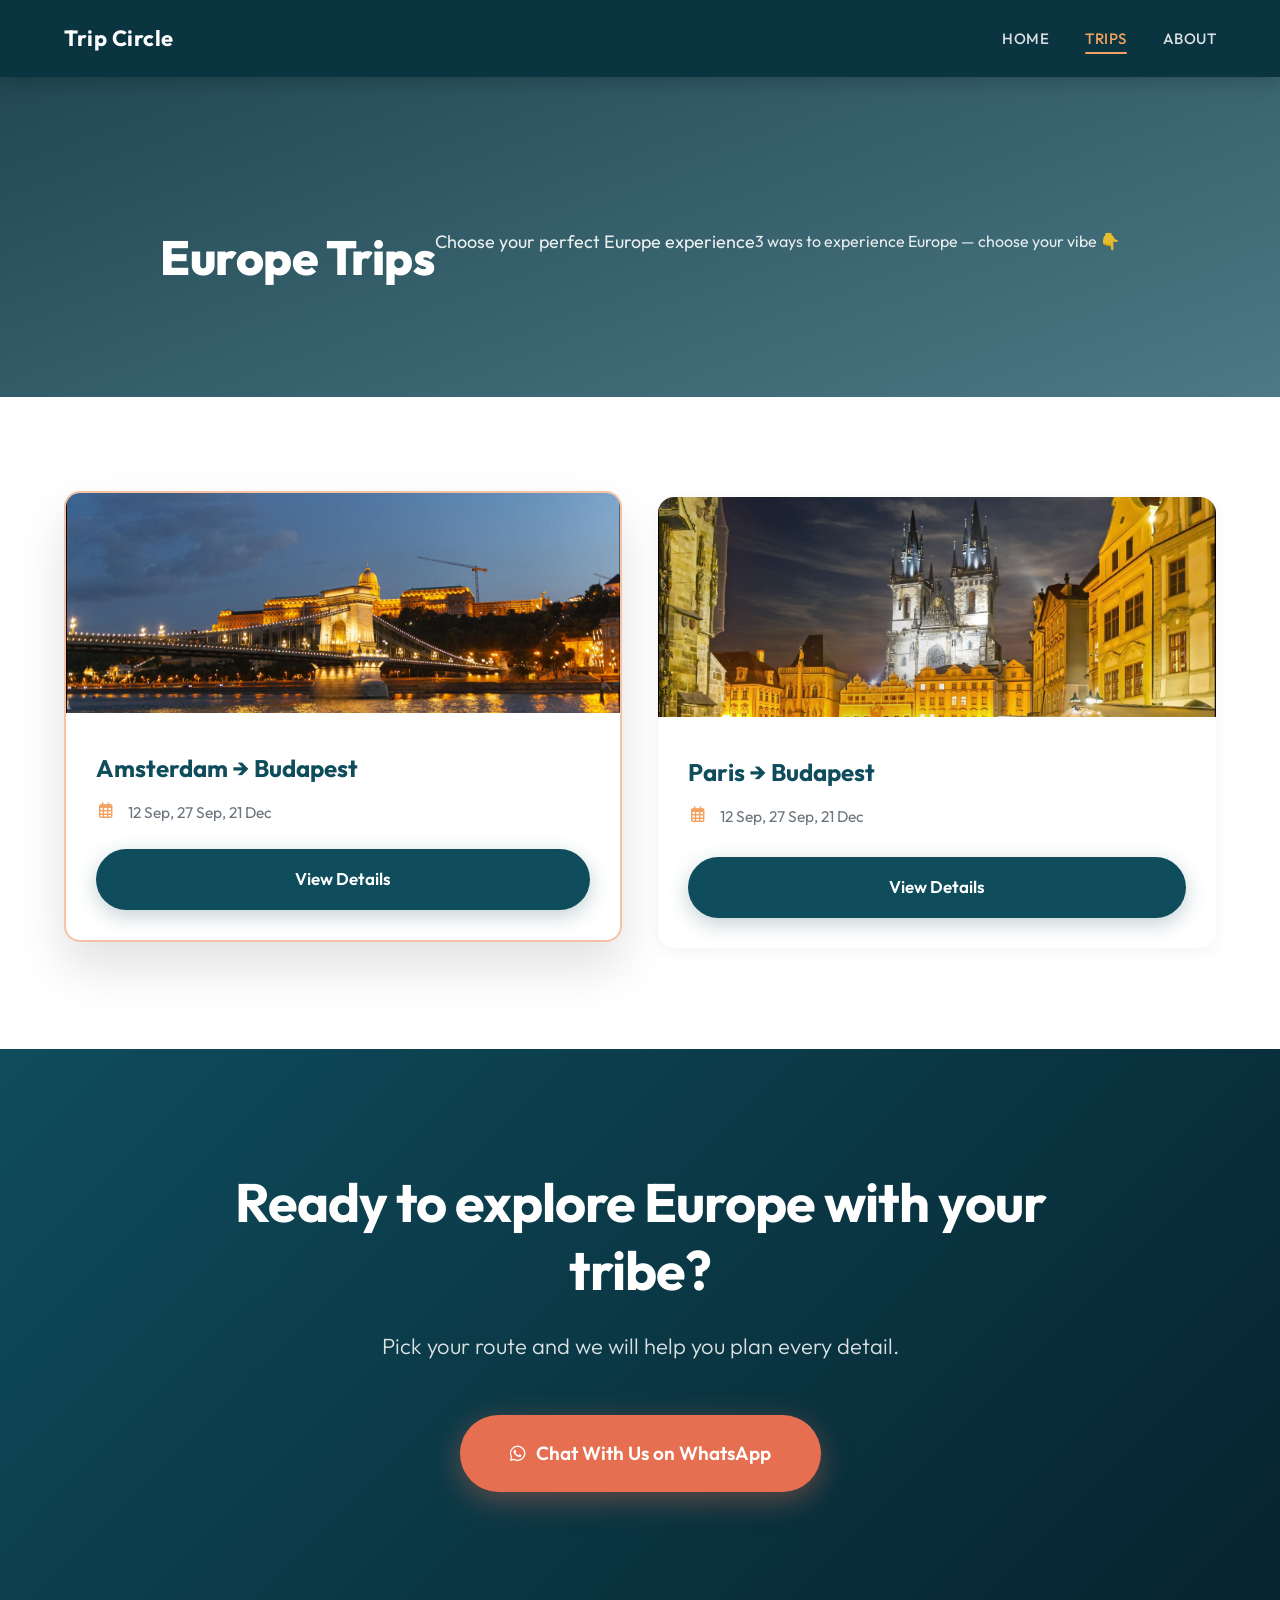
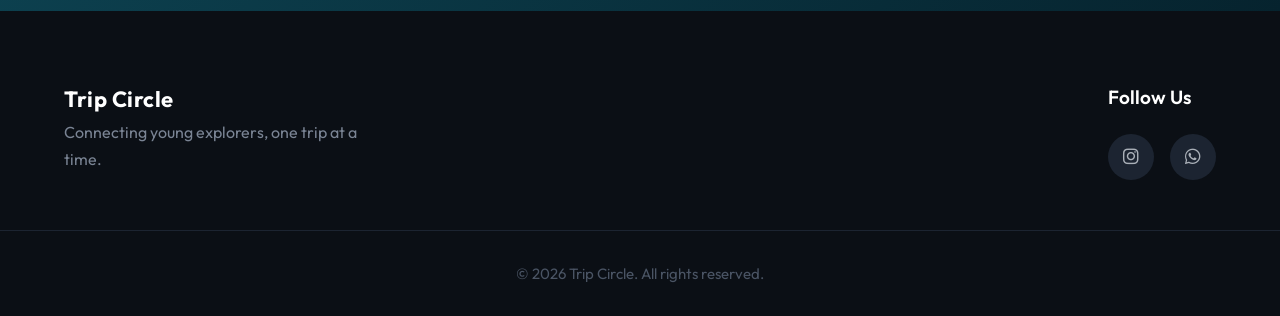
<file: europe.html>
<!DOCTYPE html>
<html lang="en">

<head>
    <meta charset="UTF-8">
    <meta name="viewport" content="width=device-width, initial-scale=1.0">
    <title>Europe Trips - Trip Circle</title>
    <meta name="description" content="Choose your perfect Europe experience with Trip Circle.">
    <link rel="preconnect" href="https://fonts.googleapis.com">
    <link rel="preconnect" href="https://fonts.gstatic.com" crossorigin>
    <link href="https://fonts.googleapis.com/css2?family=Outfit:wght@300;400;500;600;700;800&display=swap" rel="stylesheet">
    <link rel="stylesheet" href="https://cdnjs.cloudflare.com/ajax/libs/font-awesome/6.4.0/css/all.min.css">
    <link rel="stylesheet" href="style.css">
</head>

<body>

    <!-- NAVIGATION -->
    <nav class="navbar-inner">
        <div class="nav-container">
            <a href="index.html" class="logo-text-only" style="text-decoration: none;">Trip Circle</a>
            <div class="menu-toggle">☰</div>
            <div class="menu-overlay"></div>
            <ul class="nav-links">
                <li><a href="index.html">Home</a></li>
                <li><a href="trips.html" class="active">Trips</a></li>
                <li><a href="about.html">About</a></li>
            </ul>
        </div>
    </nav>

    <!-- PAGE HERO -->
    <div class="page-hero">
        <div class="page-hero-overlay"></div>
        <h1>Europe Trips</h1>
        <p style="color: rgba(255,255,255,0.9); position: relative; z-index: 2; font-size: 18px; margin-top: 10px;">Choose your perfect Europe experience</p>
        <p style="color: rgba(255,255,255,0.88); position: relative; z-index: 2; font-size: 16px; margin-top: 8px; text-align: center;">3 ways to experience Europe — choose your vibe 👇</p>
    </div>

    <!-- EUROPE OPTIONS -->
    <section class="up-trips section">
        <div class="container">
            <div class="trips-grid">
                <!-- Card 2 -->
                <div class="trip-card fade-up" style="transition-delay: 70ms; border: 2px solid rgba(230, 81, 0, 0.35); transform: translateY(-6px); box-shadow: var(--shadow-lg);">
                    <div class="trip-img">
                        <img src="images/europe2.jpg" alt="Amsterdam Budapest Trip" loading="lazy">
                    </div>
                    <div class="trip-content">
                        <div class="trip-header"><h3>Amsterdam → Budapest</h3></div>
                        <ul class="trip-details">
                            <li><i class="far fa-calendar-alt"></i> 12 Sep, 27 Sep, 21 Dec</li>

                        </ul>
                        <div style="display: flex; gap: 10px; flex-wrap: wrap; margin-top: 14px;">
                            <a href="europe-amsterdam-budapest.html" class="btn btn-secondary" style="flex: 1; min-width: 150px; justify-content: center;">View Details</a>
                            <a href="https://wa.me/919480068906" class="btn btn-primary" style="flex: 1; min-width: 150px; justify-content: center;" target="_blank" rel="noopener noreferrer"><i class="fab fa-whatsapp"></i> 💬 Get Trip Plan</a>
                        </div>
                    </div>
                </div>

                <!-- Card 3 -->
                <div class="trip-card fade-up" style="transition-delay: 140ms;">
                    <div class="trip-img">
                        <img src="images/europe3.jpg" alt="Paris Budapest Trip" loading="lazy">
                    </div>
                    <div class="trip-content">
                        <div class="trip-header"><h3>Paris → Budapest</h3></div>
                        <ul class="trip-details">
                            <li><i class="far fa-calendar-alt"></i> 12 Sep, 27 Sep, 21 Dec</li>

                        </ul>
                        <div style="display: flex; gap: 10px; flex-wrap: wrap; margin-top: 14px;">
                            <a href="europe-paris-budapest.html" class="btn btn-secondary" style="flex: 1; min-width: 150px; justify-content: center;">View Details</a>
                            <a href="https://wa.me/919480068906" class="btn btn-primary" style="flex: 1; min-width: 150px; justify-content: center;" target="_blank" rel="noopener noreferrer"><i class="fab fa-whatsapp"></i> 💬 Get Trip Plan</a>
                        </div>
                    </div>
                </div>
            </div>
        </div>
    </section>

    <!-- FINAL CTA -->
    <section class="final-cta">
        <div class="cta-content fade-up">
            <h2>Ready to explore Europe with your tribe?</h2>
            <p>Pick your route and we will help you plan every detail.</p>
            <a href="https://wa.me/919480068906" class="btn btn-cta pulse-anim" target="_blank" rel="noopener noreferrer">
                <i class="fab fa-whatsapp"></i> Chat With Us on WhatsApp
            </a>
        </div>
    </section>

    <!-- FOOTER -->
    <footer class="footer">
        <div class="container footer-content">
            <div class="brand">
                <div class="logo-text-only">Trip Circle</div>
                <p>Connecting young explorers, one trip at a time.</p>
            </div>
            <div class="links">
                <p>Follow Us</p>
                <div class="socials">
                    <a href="https://www.instagram.com/trip.circle?igsh=MXNuM3I5YWVoNGF1Mg==" target="_blank" rel="noopener noreferrer"><i class="fab fa-instagram"></i></a>
                    <a href="https://whatsapp.com/channel/0029VbBq3bUJkK7CwxouRG3i" target="_blank" rel="noopener noreferrer"><i class="fab fa-whatsapp"></i></a>
                </div>
            </div>
        </div>
        <div class="copyright">&copy; 2026 Trip Circle. All rights reserved.</div>
    </footer>

    <script>
        function applyDynamicWhatsAppLinks() {
            const baseWhatsAppUrl = "https://wa.me/919480068906";
            const defaultTripName = (document.querySelector(".page-hero h1, .hero h1, h1")?.textContent || document.title || "Trip")
                .replace(/\s*-\s*Trip Circle\s*$/i, "")
                .trim();

            document.querySelectorAll("a[href*=\"wa.me/919480068906\"]").forEach(link => {
                let tripName = defaultTripName;
                const tripCard = link.closest(".trip-card, .trip-item, .destination-card, .card");
                const heading = tripCard ? tripCard.querySelector("h2, h3, h4") : null;
                if (heading && heading.textContent.trim()) {
                    tripName = heading.textContent.trim();
                }

                const message = "Hi Trip Circle, I'm interested in " + tripName + ". Please share details.";
                link.href = baseWhatsAppUrl + "?text=" + encodeURIComponent(message);
            });
        }

        document.addEventListener('DOMContentLoaded', () => {
            applyDynamicWhatsAppLinks();
            const observer = new IntersectionObserver((entries, obs) => {
                entries.forEach(entry => {
                    if (entry.isIntersecting) {
                        entry.target.classList.add('visible');
                        obs.unobserve(entry.target);
                    }
                });
            }, { threshold: 0.12 });
            document.querySelectorAll('.fade-up').forEach(el => observer.observe(el));
        });

        const menu = document.querySelector(".nav-links");
        const overlay = document.querySelector(".menu-overlay");
        const menuToggle = document.querySelector(".menu-toggle");

        if (menuToggle && menu && overlay) {
            menuToggle.onclick = () => {
                menu.classList.toggle("active");
                overlay.classList.toggle("active");
            };

            overlay.onclick = () => {
                menu.classList.remove("active");
                overlay.classList.remove("active");
            };

            document.querySelectorAll(".nav-links a").forEach(link => {
                link.addEventListener("click", () => {
                    menu.classList.remove("active");
                    overlay.classList.remove("active");
                });
            });
        }
    </script>
</body>

</html>
</file>
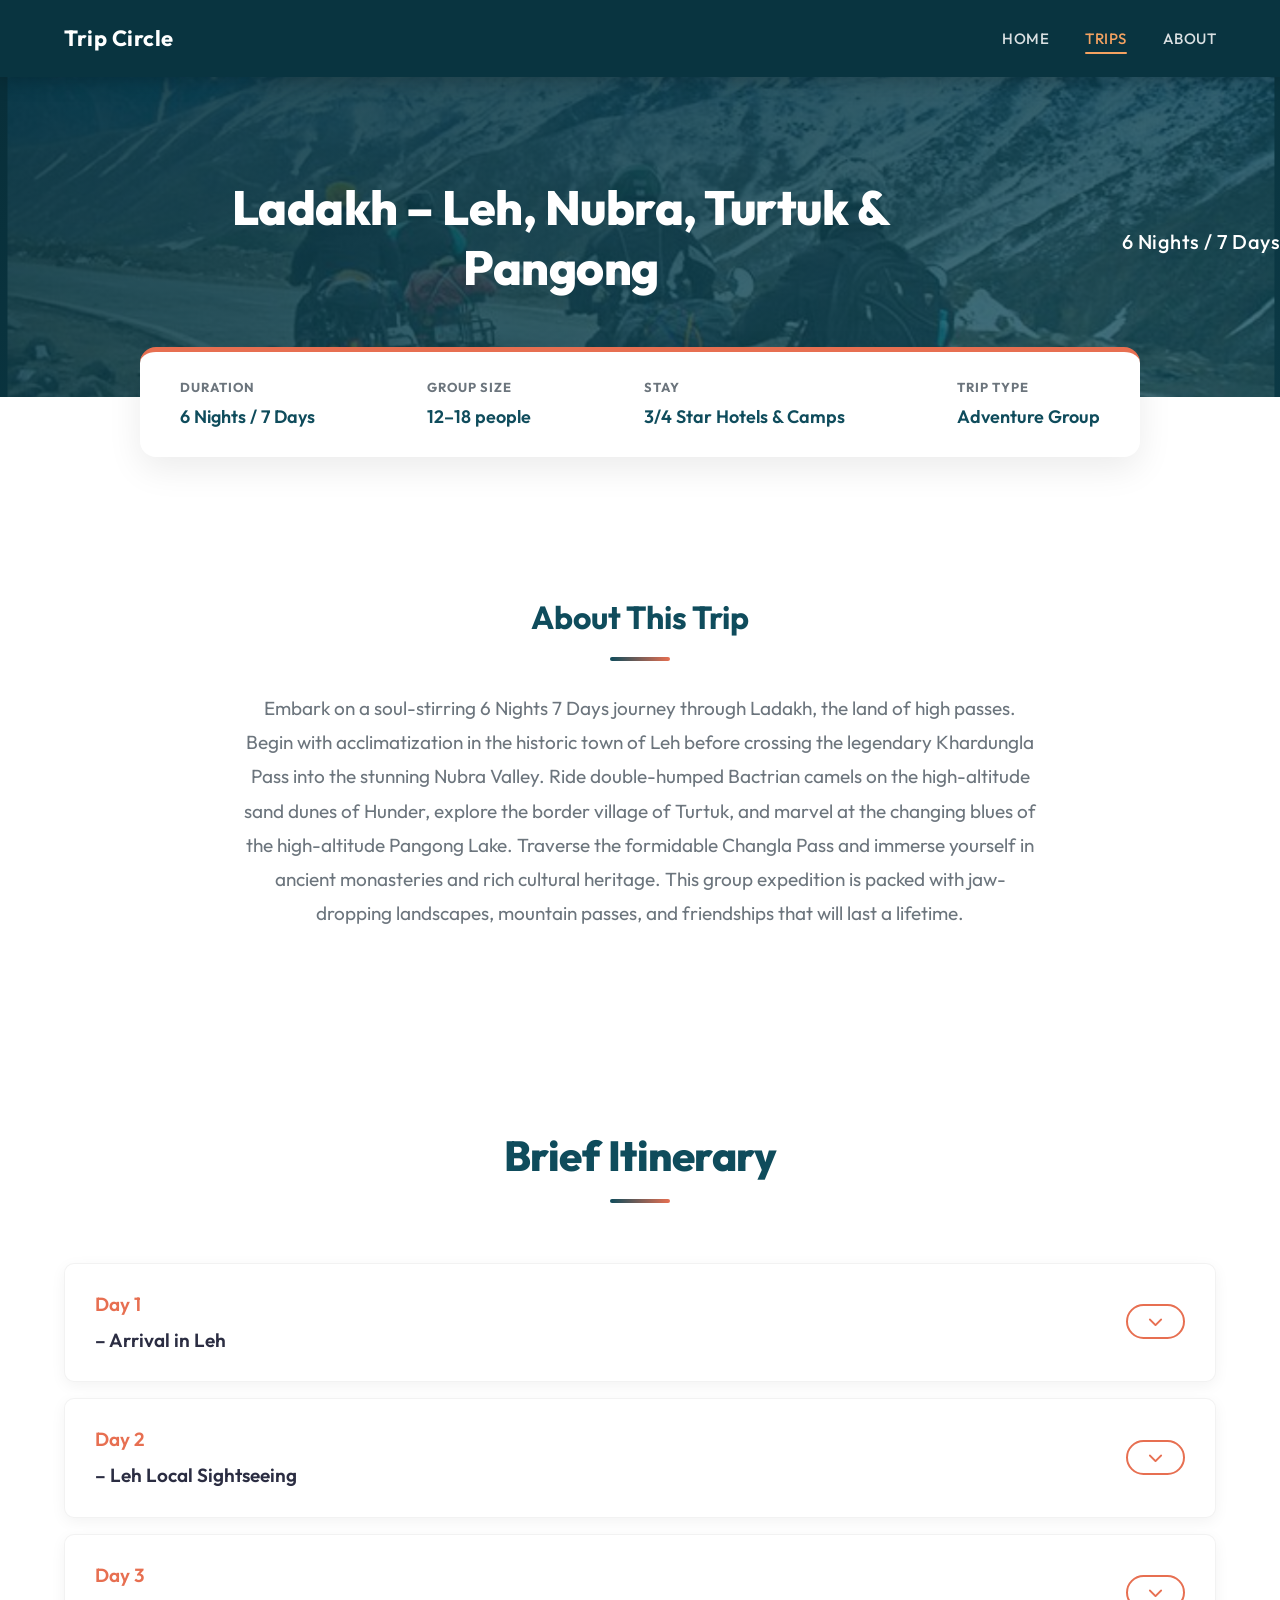
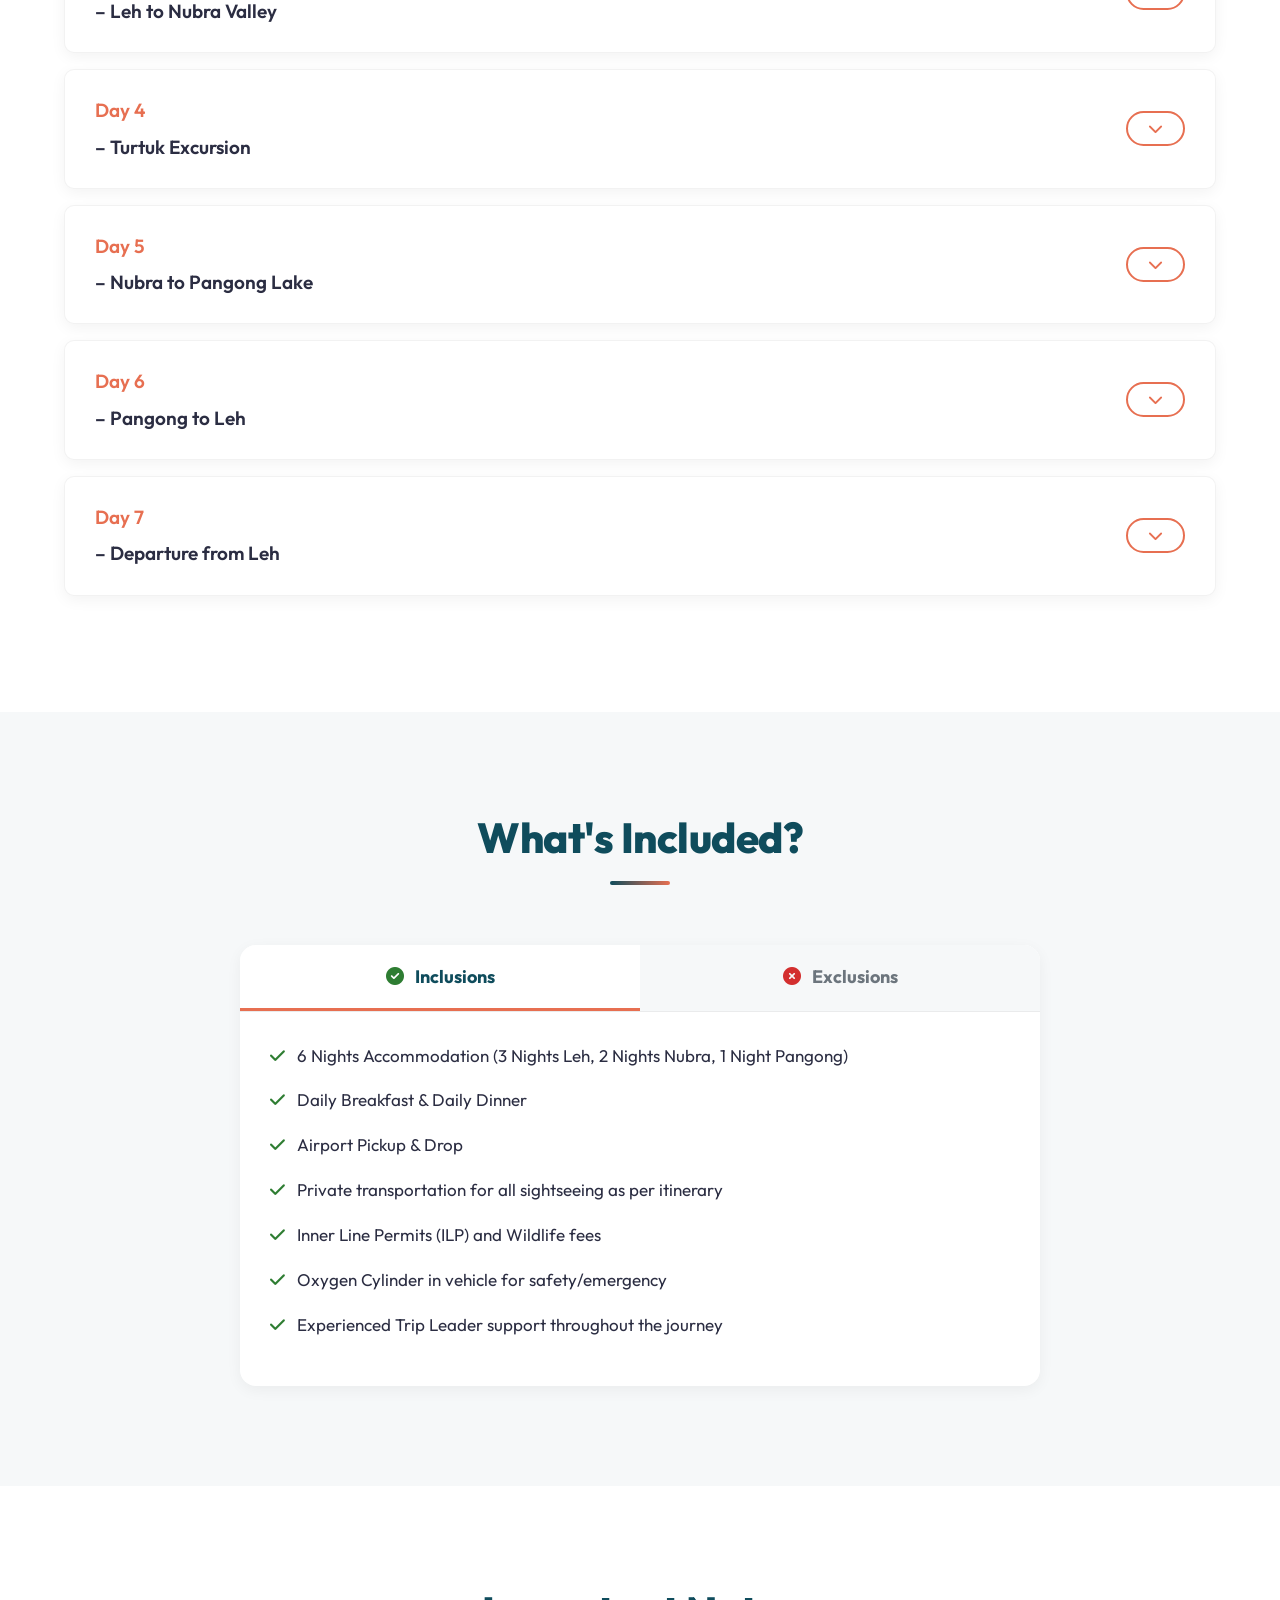
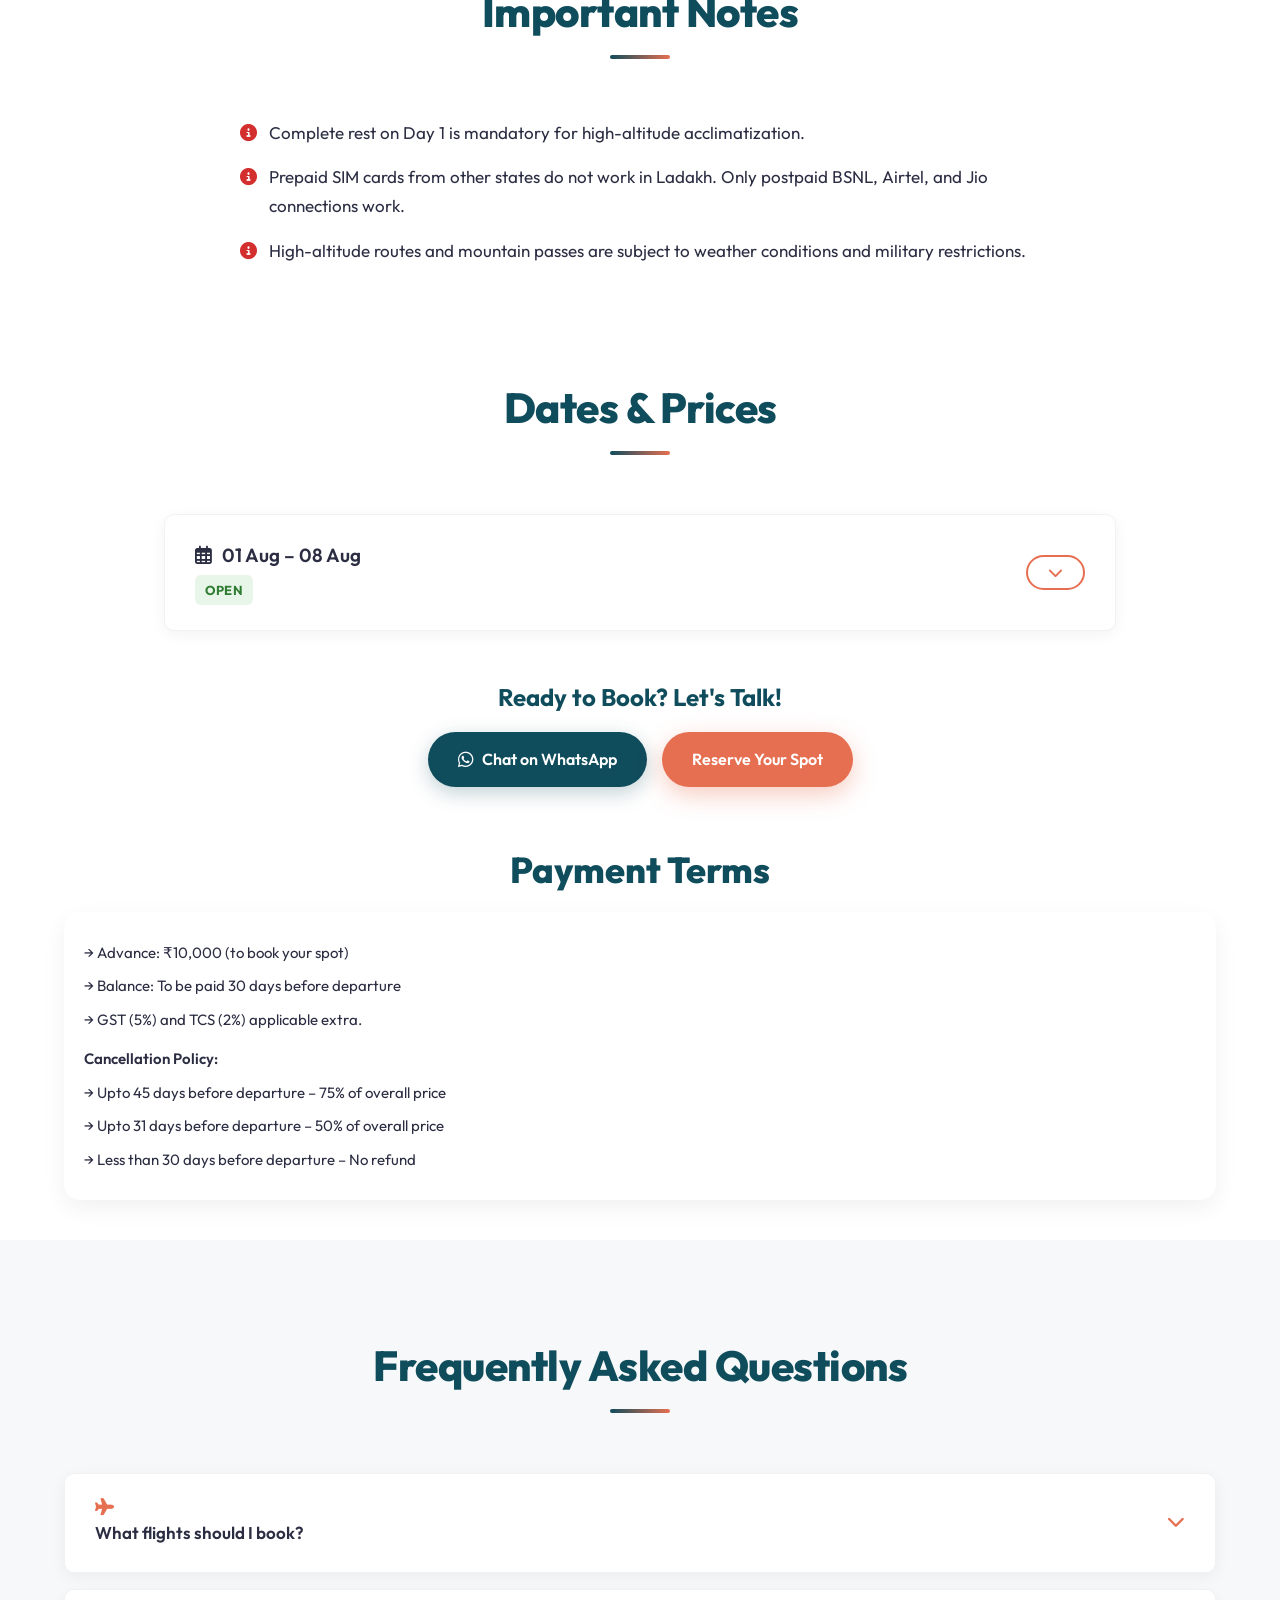
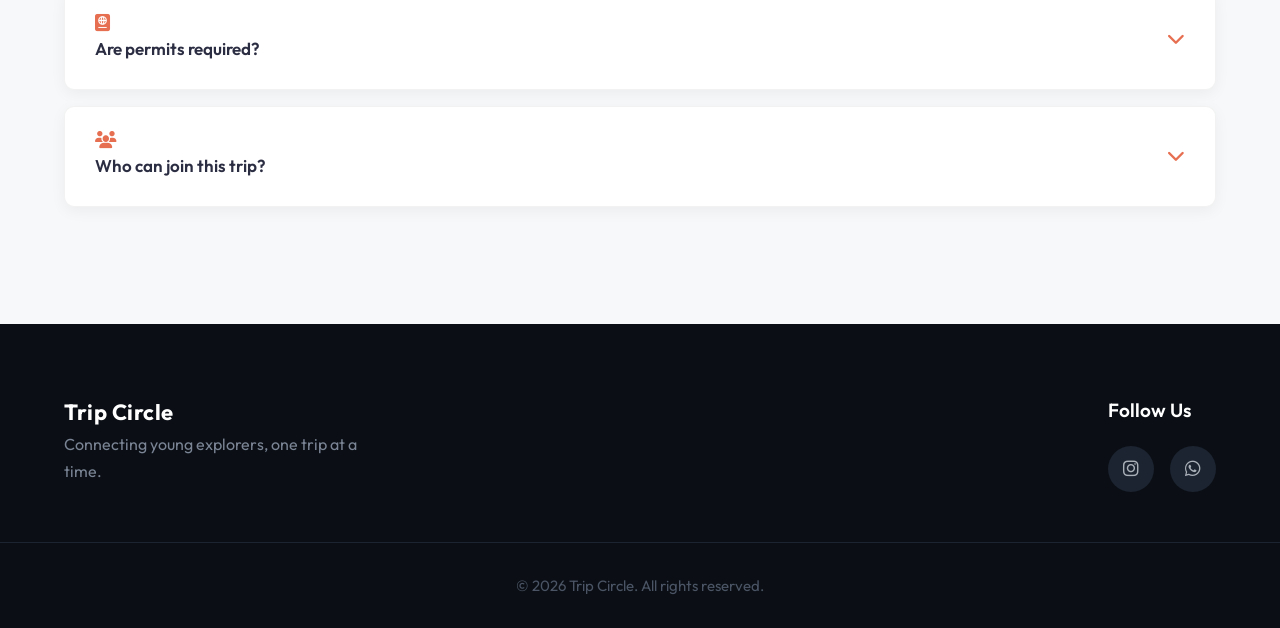
<file: ladakh.html>
<!DOCTYPE html>
<html lang="en">

<head>
    <meta charset="UTF-8">
    <meta name="viewport" content="width=device-width, initial-scale=1.0">
    <title>Trip Circle | Ladakh 6N7D Expedition</title>
    <meta name="description" content="Explore Leh, Nubra Valley, Turtuk, and Pangong Lake on a 6 Nights 7 Days Ladakh adventure with Trip Circle.">
    <link rel="preconnect" href="https://fonts.googleapis.com">
    <link rel="preconnect" href="https://fonts.gstatic.com" crossorigin>
    <link href="https://fonts.googleapis.com/css2?family=Outfit:wght@300;400;500;600;700;800&display=swap" rel="stylesheet">
    <link rel="stylesheet" href="https://cdnjs.cloudflare.com/ajax/libs/font-awesome/6.4.0/css/all.min.css">
    <link rel="stylesheet" href="style.css">
</head>

<body class="has-sticky-cta">

    <!-- NAVIGATION -->
    <nav class="navbar-inner">
        <div class="nav-container">
            <a href="index.html" class="logo-text-only" style="text-decoration: none;">Trip Circle</a>
            <div class="menu-toggle">☰</div>
            <div class="menu-overlay"></div>
            <ul class="nav-links">
                <li><a href="index.html">Home</a></li>
                <li><a href="trips.html" class="active">Trips</a></li>
                <li><a href="about.html">About</a></li>
            </ul>
        </div>
    </nav>

    <!-- PAGE HERO -->
    <div class="page-hero" style="background-image: url('images/ladakh.jpg');">
        <div class="page-hero-overlay"></div>
        <h1 style="max-width: 850px; margin: 0 auto;">Ladakh – Leh, Nubra, Turtuk & Pangong</h1>
        <p style="color: white; position: relative; z-index: 2; font-size: 20px; font-weight: 500; margin-top: 10px; letter-spacing: 0.5px;">6 Nights / 7 Days</p>
    </div>

    <!-- QUICK INFO BAR -->
    <div class="quick-info-bar fade-up-load">
        <div class="quick-info-item">
            <span class="label">Duration</span>
            <span class="value">6 Nights / 7 Days</span>
        </div>
        <div class="quick-info-item">
            <span class="label">Group Size</span>
            <span class="value">12–18 people</span>
        </div>
        <div class="quick-info-item">
            <span class="label">Stay</span>
            <span class="value">3/4 Star Hotels & Camps</span>
        </div>
        <div class="quick-info-item">
            <span class="label">Trip Type</span>
            <span class="value">Adventure Group</span>
        </div>
    </div>

    <!-- ABOUT THIS TRIP -->
    <section class="section" style="padding-top: 80px;">
        <div class="container text-center fade-up">
            <h2 style="font-size: 32px; color: var(--primary); margin-bottom: 20px;">About This Trip</h2>
            <div class="title-underline" style="margin: 0 auto 30px;"></div>
            <p style="font-size: 19px; color: var(--text-muted); max-width: 800px; margin: 0 auto; line-height: 1.8;">
                Embark on a soul-stirring 6 Nights 7 Days journey through Ladakh, the land of high passes. Begin with acclimatization in the historic town of Leh before crossing the legendary Khardungla Pass into the stunning Nubra Valley. Ride double-humped Bactrian camels on the high-altitude sand dunes of Hunder, explore the border village of Turtuk, and marvel at the changing blues of the high-altitude Pangong Lake. Traverse the formidable Changla Pass and immerse yourself in ancient monasteries and rich cultural heritage. This group expedition is packed with jaw-dropping landscapes, mountain passes, and friendships that will last a lifetime.
            </p>
        </div>
    </section>

    <!-- BRIEF ITINERARY (ACCORDION) -->
    <section class="section">
        <div class="container fade-up">
            <div class="section-title">
                <h2>Brief Itinerary</h2>
                <div class="title-underline"></div>
            </div>
            
            <div class="dates-pricing-wrapper">
                <!-- Day 1 -->
                <div class="accordion-item">
                    <div class="accordion-header" onclick="toggleAccordion(this)">
                        <div class="accordion-date"><span style="color: var(--secondary); margin-right: 8px;">Day 1</span> – Arrival in Leh</div>
                        <div class="accordion-btn"><i class="fas fa-chevron-down"></i></div>
                    </div>
                    <div class="accordion-body">
                        <div class="accordion-content">Arrive at Leh airport (3,500m) and transfer to your hotel. Acclimatization is key today. Rest completely in your hotel to let your body adjust to the high altitude. In the evening, visit the local Leh Market or Shanti Stupa for panoramic views of the city.</div>
                    </div>
                </div>

                <!-- Day 2 -->
                <div class="accordion-item">
                    <div class="accordion-header" onclick="toggleAccordion(this)">
                        <div class="accordion-date"><span style="color: var(--secondary); margin-right: 8px;">Day 2</span> – Leh Local Sightseeing</div>
                        <div class="accordion-btn"><i class="fas fa-chevron-down"></i></div>
                    </div>
                    <div class="accordion-body">
                        <div class="accordion-content">Explore Leh's rich culture. Visit the historic Leh Palace, Hall of Fame, Magnetic Hill, and Sangam (confluence of Indus and Zanskar rivers). Stop by the beautiful Gurudwara Pathar Sahib and Spituk Monastery.</div>
                    </div>
                </div>

                <!-- Day 3 -->
                <div class="accordion-item">
                    <div class="accordion-header" onclick="toggleAccordion(this)">
                        <div class="accordion-date"><span style="color: var(--secondary); margin-right: 8px;">Day 3</span> – Leh to Nubra Valley</div>
                        <div class="accordion-btn"><i class="fas fa-chevron-down"></i></div>
                    </div>
                    <div class="accordion-body">
                        <div class="accordion-content">Drive to Nubra Valley via the legendary Khardungla Pass (one of the world's highest motorable roads at 17,582 ft). Descend into Nubra Valley, check into your camp/hotel, and visit the giant Maitreya Buddha statue in Diskit. Enjoy a double-humped Bactrian camel ride on the Hunder Sand Dunes.</div>
                    </div>
                </div>

                <!-- Day 4 -->
                <div class="accordion-item">
                    <div class="accordion-header" onclick="toggleAccordion(this)">
                        <div class="accordion-date"><span style="color: var(--secondary); margin-right: 8px;">Day 4</span> – Turtuk Excursion</div>
                        <div class="accordion-btn"><i class="fas fa-chevron-down"></i></div>
                    </div>
                    <div class="accordion-body">
                        <div class="accordion-content">Take a day trip to Turtuk, a village right next to the Line of Control (LoC) that was under Pakistani control until 1971. Explore the unique Balti culture, apricot orchards, and historic Balti heritage museum. Return to Nubra Valley in the evening.</div>
                    </div>
                </div>

                <!-- Day 5 -->
                <div class="accordion-item">
                    <div class="accordion-header" onclick="toggleAccordion(this)">
                        <div class="accordion-date"><span style="color: var(--secondary); margin-right: 8px;">Day 5</span> – Nubra to Pangong Lake</div>
                        <div class="accordion-btn"><i class="fas fa-chevron-down"></i></div>
                    </div>
                    <div class="accordion-body">
                        <div class="accordion-content">Drive from Nubra to the stunning blue Pangong Lake via the Shyok river route. The lake, situated at 14,270 ft, spans across the India-China border. Watch the lake change colors from azure to turquoise under the setting sun. Spend the night at a lakeside camp.</div>
                    </div>
                </div>

                <!-- Day 6 -->
                <div class="accordion-item">
                    <div class="accordion-header" onclick="toggleAccordion(this)">
                        <div class="accordion-date"><span style="color: var(--secondary); margin-right: 8px;">Day 6</span> – Pangong to Leh</div>
                        <div class="accordion-btn"><i class="fas fa-chevron-down"></i></div>
                    </div>
                    <div class="accordion-body">
                        <div class="accordion-content">Wake up early to witness a breathtaking sunrise over Pangong Lake. Drive back to Leh crossing the high-altitude Changla Pass (17,688 ft). En route, visit Hemis or Thiksey Monastery, one of the largest and most picturesque monasteries in Ladakh. Check back into your hotel in Leh for a farewell dinner.</div>
                    </div>
                </div>

                <!-- Day 7 -->
                <div class="accordion-item">
                    <div class="accordion-header" onclick="toggleAccordion(this)">
                        <div class="accordion-date"><span style="color: var(--secondary); margin-right: 8px;">Day 7</span> – Departure from Leh</div>
                        <div class="accordion-btn"><i class="fas fa-chevron-down"></i></div>
                    </div>
                    <div class="accordion-body">
                        <div class="accordion-content">Bid goodbye to the land of high passes. Transfer to Leh airport for your flight back home with memories of towering mountains, azure lakes, and warm Ladakhi hospitality.</div>
                    </div>
                </div>
            </div>
        </div>
    </section>

    <!-- INCLUSIONS & EXCLUSIONS -->
    <section class="section bg-light">
        <div class="container fade-up">
            <div class="section-title">
                <h2>What's Included?</h2>
                <div class="title-underline"></div>
            </div>
            
            <div class="tabs-container">
                <div class="tab-header">
                    <button class="tab-btn active" onclick="openTab(event, 'inclusions')"><i class="fas fa-check-circle" style="color: #2e7d32; margin-right: 8px;"></i> Inclusions</button>
                    <button class="tab-btn" onclick="openTab(event, 'exclusions')"><i class="fas fa-times-circle" style="color: #d32f2f; margin-right: 8px;"></i> Exclusions</button>
                </div>
                
                <!-- Tab: Inclusions -->
                <div id="inclusions" class="tabcontent active">
                    <ul class="tab-list inc">
                        <li><i class="fas fa-check"></i> 6 Nights Accommodation (3 Nights Leh, 2 Nights Nubra, 1 Night Pangong)</li>
                        <li><i class="fas fa-check"></i> Daily Breakfast & Daily Dinner</li>
                        <li><i class="fas fa-check"></i> Airport Pickup & Drop</li>
                        <li><i class="fas fa-check"></i> Private transportation for all sightseeing as per itinerary</li>
                        <li><i class="fas fa-check"></i> Inner Line Permits (ILP) and Wildlife fees</li>
                        <li><i class="fas fa-check"></i> Oxygen Cylinder in vehicle for safety/emergency</li>
                        <li><i class="fas fa-check"></i> Experienced Trip Leader support throughout the journey</li>
                    </ul>
                </div>
                
                <!-- Tab: Exclusions -->
                <div id="exclusions" class="tabcontent">
                    <ul class="tab-list exc">
                        <li><i class="fas fa-times"></i> Flights to and from Leh</li>
                        <li><i class="fas fa-times"></i> GST (5%) and TCS (2%) applicable extra</li>
                        <li><i class="fas fa-times"></i> Personal Expenses (tips, shopping, phone bills, laundry)</li>
                        <li><i class="fas fa-times"></i> Additional expenses arising due to weather, landslides, or natural causes</li>
                        <li><i class="fas fa-times"></i> Meals and beverages not specified in the inclusions</li>
                    </ul>
                </div>
            </div>
        </div>
    </section>

    <!-- IMPORTANT NOTES -->
    <section class="section">
        <div class="container fade-up">
            <div class="section-title">
                <h2>Important Notes</h2>
                <div class="title-underline"></div>
            </div>
            <div style="max-width: 800px; margin: 0 auto;">
                <ul class="tab-list exc">
                    <li><i class="fas fa-info-circle"></i> Complete rest on Day 1 is mandatory for high-altitude acclimatization.</li>
                    <li><i class="fas fa-info-circle"></i> Prepaid SIM cards from other states do not work in Ladakh. Only postpaid BSNL, Airtel, and Jio connections work.</li>
                    <li><i class="fas fa-info-circle"></i> High-altitude routes and mountain passes are subject to weather conditions and military restrictions.</li>
                </ul>
            </div>
        </div>
    </section>

    <!-- DATES & PRICES ACCORDION -->
    <section class="dates-prices" id="dates-prices">
        <div class="container">
            <div class="section-title fade-up">
                <h2>Dates & Prices</h2>
                <div class="title-underline"></div>
            </div>
            
            <div class="dates-pricing-wrapper fade-up">
                
                <!-- Departure 1 -->
                <div class="accordion-item">
                    <div class="accordion-header" onclick="toggleAccordion(this)">
                        <div>
                            <div class="accordion-date"><i class="far fa-calendar-alt"></i> 01 Aug – 08 Aug</div>
                            <div class="accordion-status">Open</div>
                        </div>
                        <div class="accordion-btn"><i class="fas fa-chevron-down"></i></div>
                    </div>
                    <div class="accordion-body">
                        <div class="accordion-content">
                            <div class="pricing-table-wrapper">
                                <table class="pricing-table">
                                    <thead>
                                        <tr>
                                            <th>Book Before</th>
                                            <th>Price (pp)</th>
                                        </tr>
                                    </thead>
                                    <tbody>
                                        <tr><td>10 Jun</td><td>₹33,000</td></tr>
                                        <tr><td>25 Jun</td><td>₹36,300</td></tr>
                                        <tr><td>10 Jul</td><td>₹39,930</td></tr>
                                    </tbody>
                                </table>
                            </div>
                            <div>GST (5%) and TCS (2%) applicable extra</div>
                        </div>
                        <div style="display: flex; gap: 15px; margin-top: 24px; flex-wrap: wrap;">
                            <a href="https://wa.me/919480068906" class="btn btn-secondary" style="flex: 1; min-width: 200px; justify-content: center;" target="_blank"><i class="fab fa-whatsapp"></i> Enquire on WhatsApp</a>
                            <a href="https://forms.gle/ajJf6RtngLu6pWBg6" class="btn btn-primary" style="flex: 1; min-width: 200px; justify-content: center;" target="_blank">Reserve Your Spot</a>
                        </div>
                    </div>
                </div>

            </div>

            <!-- GLOBAL CTA -->
            <div class="text-center fade-up" style="margin-top: 50px;">
                <h3 style="font-size: 24px; color: var(--primary); margin-bottom: 20px;">Ready to Book? Let's Talk!</h3>
                <div style="display: flex; gap: 15px; justify-content: center; flex-wrap: wrap;">
                    <a href="https://wa.me/919480068906" class="btn btn-secondary pulse-anim" style="padding: 14px 30px; font-size: 16px; border-radius: 50px; display: inline-flex; align-items: center; gap: 8px;" target="_blank"><i class="fab fa-whatsapp"></i> Chat on WhatsApp</a>
                    <a href="https://forms.gle/ajJf6RtngLu6pWBg6" class="btn btn-primary" style="padding: 14px 30px; font-size: 16px; border-radius: 50px;" target="_blank">Reserve Your Spot</a>
                </div>
            </div>
        </div>
    </section>



    <section class="payment-terms-section">
        <div class="container">
            <h2>Payment Terms</h2>
            <div class="payment-box">
                <!-- PAYMENT_TERMS_DYNAMIC -->
            </div>
        </div>
    </section>

    <!-- FAQ SECTION -->
    <section class="section bg-light">
        <div class="container fade-up">
            <div class="section-title">
                <h2>Frequently Asked Questions</h2>
                <div class="title-underline"></div>
            </div>
            <div class="dates-pricing-wrapper">
                
                <div class="accordion-item">
                    <div class="accordion-header" onclick="toggleAccordion(this)">
                        <div class="accordion-date" style="font-size: 17px; font-weight: 600;"><i class="fas fa-plane" style="color: var(--secondary);"></i> What flights should I book?</div>
                        <div class="accordion-btn" style="border: none; padding: 0;"><i class="fas fa-chevron-down" style="font-size: 18px;"></i></div>
                    </div>
                    <div class="accordion-body">
                        <div class="accordion-content">Book your flights arriving at Leh airport (IXL) on the morning of Day 1. Most flights to Leh land in the morning due to wind conditions. Our team will arrange your airport pickup.</div>
                    </div>
                </div>

                <div class="accordion-item">
                    <div class="accordion-header" onclick="toggleAccordion(this)">
                        <div class="accordion-date" style="font-size: 17px; font-weight: 600;"><i class="fas fa-passport" style="color: var(--secondary);"></i> Are permits required?</div>
                        <div class="accordion-btn" style="border: none; padding: 0;"><i class="fas fa-chevron-down" style="font-size: 18px;"></i></div>
                    </div>
                    <div class="accordion-body">
                        <div class="accordion-content">Yes, Inner Line Permits (ILP) are required for domestic and international travelers to visit areas like Nubra Valley, Turtuk, and Pangong Lake. These permits are included in your package price and will be pre-arranged by our team.</div>
                    </div>
                </div>

                <div class="accordion-item">
                    <div class="accordion-header" onclick="toggleAccordion(this)">
                        <div class="accordion-date" style="font-size: 17px; font-weight: 600;"><i class="fas fa-users" style="color: var(--secondary);"></i> Who can join this trip?</div>
                        <div class="accordion-btn" style="border: none; padding: 0;"><i class="fas fa-chevron-down" style="font-size: 18px;"></i></div>
                    </div>
                    <div class="accordion-body">
                        <div class="accordion-content">Anyone in good physical health can join! Acclimatization is key, and we have planned the itinerary to allow slow ascending. However, please consult your physician if you have pre-existing cardiovascular or respiratory conditions.</div>
                    </div>
                </div>

            </div>
        </div>
    </section>

    <!-- FOOTER -->
    <footer class="footer">
        <div class="container footer-content">
            <div class="brand">
                <div class="logo-text-only">Trip Circle</div>
                <p>Connecting young explorers, one trip at a time.</p>
            </div>
            <div class="links">
                <p>Follow Us</p>
                <div class="socials">
                    <a href="https://www.instagram.com/trip.circle?igsh=MXNuM3I5YWVoNGF1Mg==" target="_blank" rel="noopener noreferrer"><i class="fab fa-instagram"></i></a>
                    <a href="https://whatsapp.com/channel/0029VbBq3bUJkK7CwxouRG3i" target="_blank" rel="noopener noreferrer"><i class="fab fa-whatsapp"></i></a>
                </div>
            </div>
        </div>
        <div class="copyright">&copy; 2026 Trip Circle. All rights reserved.</div>
    </footer>

    <!-- STICKY MOBILE CTA -->
    <div class="sticky-mobile-cta">
        <div style="display: flex; gap: 10px;">
            <a href="https://wa.me/919480068906" class="btn btn-secondary pulse-anim" style="flex: 1; padding: 14px; font-size: 15px; justify-content: center; text-align: center;" target="_blank"><i class="fab fa-whatsapp"></i> Chat</a>
            <a href="https://forms.gle/ajJf6RtngLu6pWBg6" class="btn btn-primary" style="flex: 1; padding: 14px; font-size: 15px; justify-content: center; text-align: center;" target="_blank">Reserve Your Spot</a>
        </div>
    </div>

    <!-- JS SCRIPTS -->
    <script>
        function applyDynamicWhatsAppLinks() {
            const baseWhatsAppUrl = "https://wa.me/919480068906";
            const defaultTripName = (document.querySelector(".page-hero h1, .hero h1, h1")?.textContent || document.title || "Trip")
                .replace(/\s*-\s*Trip Circle\s*$/i, "")
                .trim();

            document.querySelectorAll("a[href*=\"wa.me/919480068906\"]").forEach(link => {
                let tripName = defaultTripName;
                const tripCard = link.closest(".trip-card, .trip-item, .destination-card, .card");
                const heading = tripCard ? tripCard.querySelector("h2, h3, h4") : null;
                if (heading && heading.textContent.trim()) {
                    tripName = heading.textContent.trim();
                }

                const message = "Hi Trip Circle, I'm interested in " + tripName + ". Please share details.";
                link.href = baseWhatsAppUrl + "?text=" + encodeURIComponent(message);
            });
        }

        document.addEventListener('DOMContentLoaded', () => {
            applyDynamicWhatsAppLinks();
            const observer = new IntersectionObserver((entries, obs) => {
                entries.forEach(entry => {
                    if (entry.isIntersecting) {
                        entry.target.classList.add('visible');
                        obs.unobserve(entry.target);
                    }
                });
            }, { threshold: 0.12 });
            document.querySelectorAll('.fade-up, .fade-up-load').forEach(el => observer.observe(el));
        });

        function toggleAccordion(header) {
            const item = header.parentElement;
            const body = item.querySelector('.accordion-body');
            
            item.classList.toggle('active');
            
            if (item.classList.contains('active')) {
                body.style.maxHeight = body.scrollHeight + "px";
                setTimeout(() => {
                    item.scrollIntoView({ behavior: 'smooth', block: 'nearest' });
                }, 300);
            } else {
                body.style.maxHeight = null;
            }
        }

        function openTab(evt, tabName) {
            var i, tabcontent, tablinks;
            tabcontent = document.getElementsByClassName("tabcontent");
            for (i = 0; i < tabcontent.length; i++) {
                tabcontent[i].style.display = "none";
                tabcontent[i].classList.remove("active");
            }
            tablinks = document.getElementsByClassName("tab-btn");
            for (i = 0; i < tablinks.length; i++) {
                tablinks[i].className = tablinks[i].className.replace(" active", "");
            }
            document.getElementById(tabName).style.display = "block";
            
            // Add slight delay to trigger opacity transition
            setTimeout(() => {
                document.getElementById(tabName).classList.add("active");
            }, 10);
            
            evt.currentTarget.className += " active";
        }

        const menu = document.querySelector(".nav-links");
        const overlay = document.querySelector(".menu-overlay");
        const menuToggle = document.querySelector(".menu-toggle");

        if (menuToggle && menu && overlay) {
            menuToggle.onclick = () => {
                menu.classList.toggle("active");
                overlay.classList.toggle("active");
            };

            overlay.onclick = () => {
                menu.classList.remove("active");
                overlay.classList.remove("active");
            };

            document.querySelectorAll(".nav-links a").forEach(link => {
                link.addEventListener("click", () => {
                    menu.classList.remove("active");
                    overlay.classList.remove("active");
                });
            });
        }
    </script>
    <script src="script.js"></script>
</body>
</html>
</file>
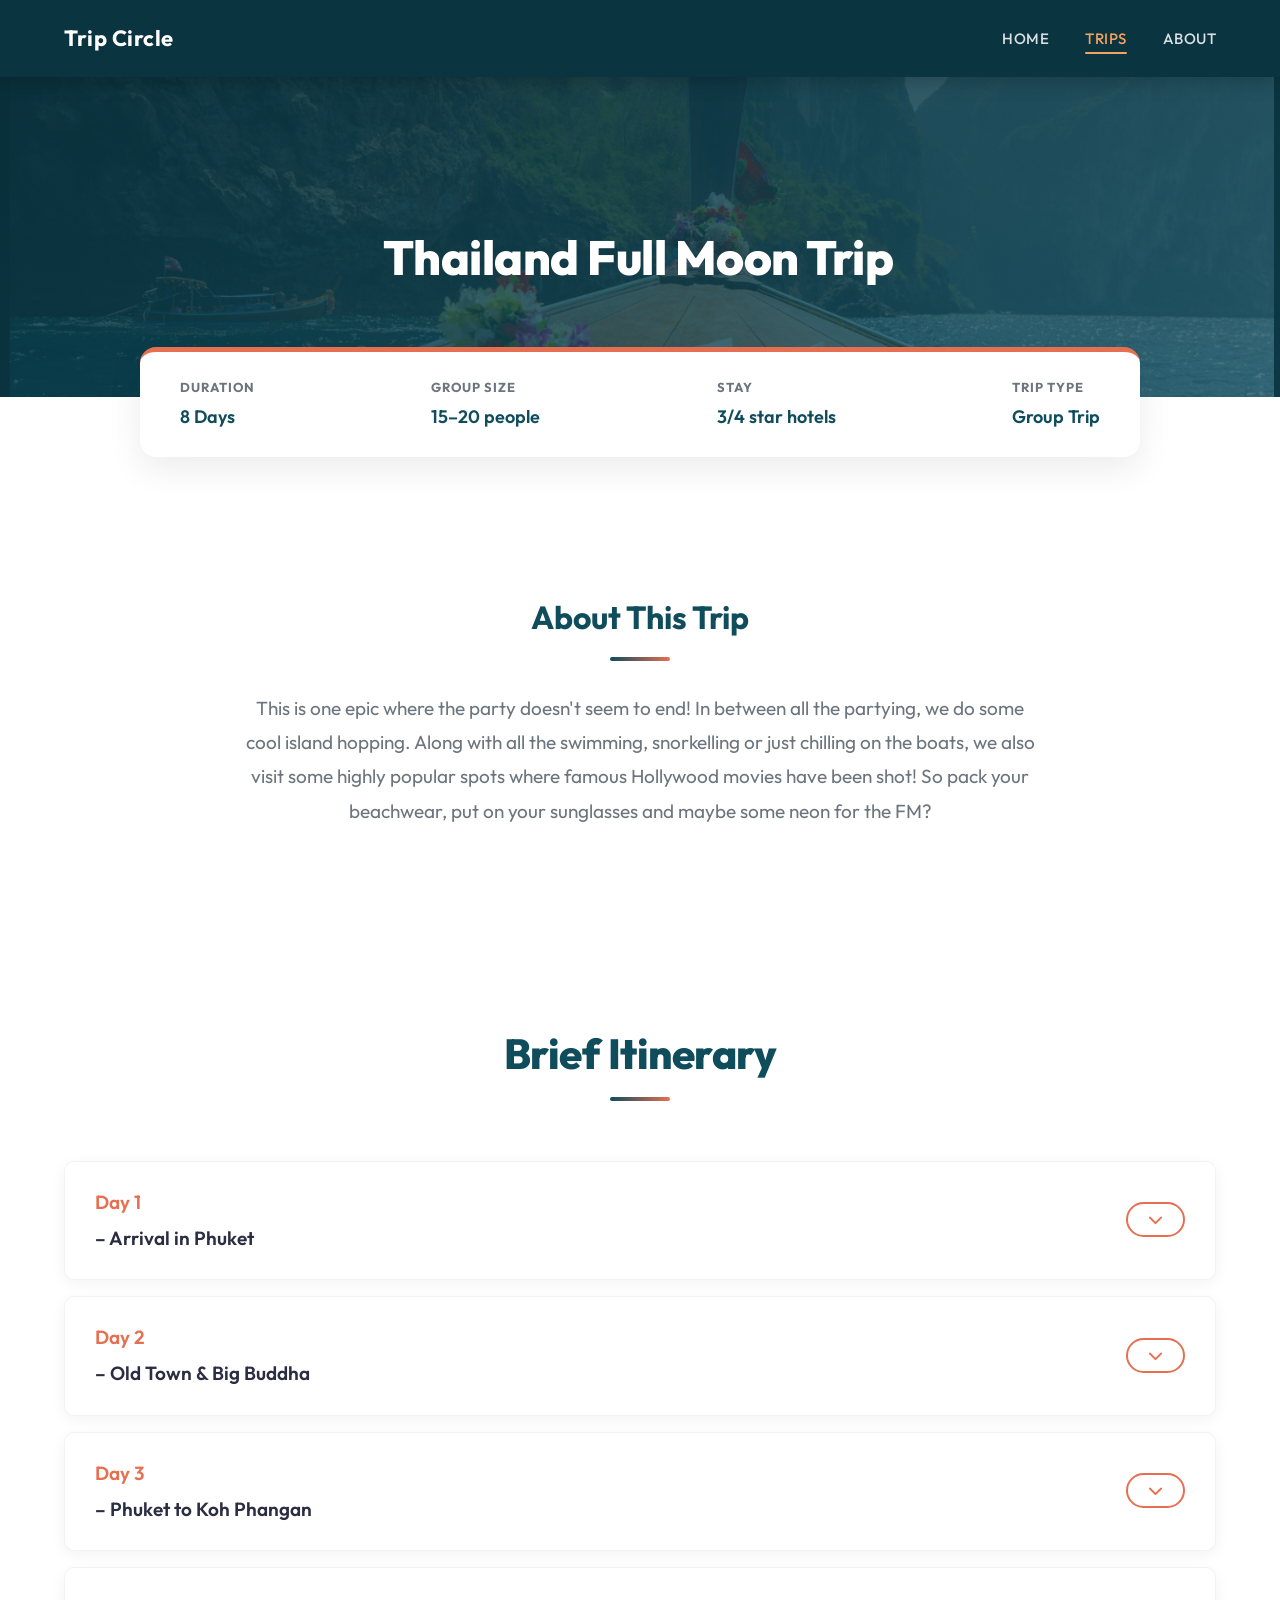
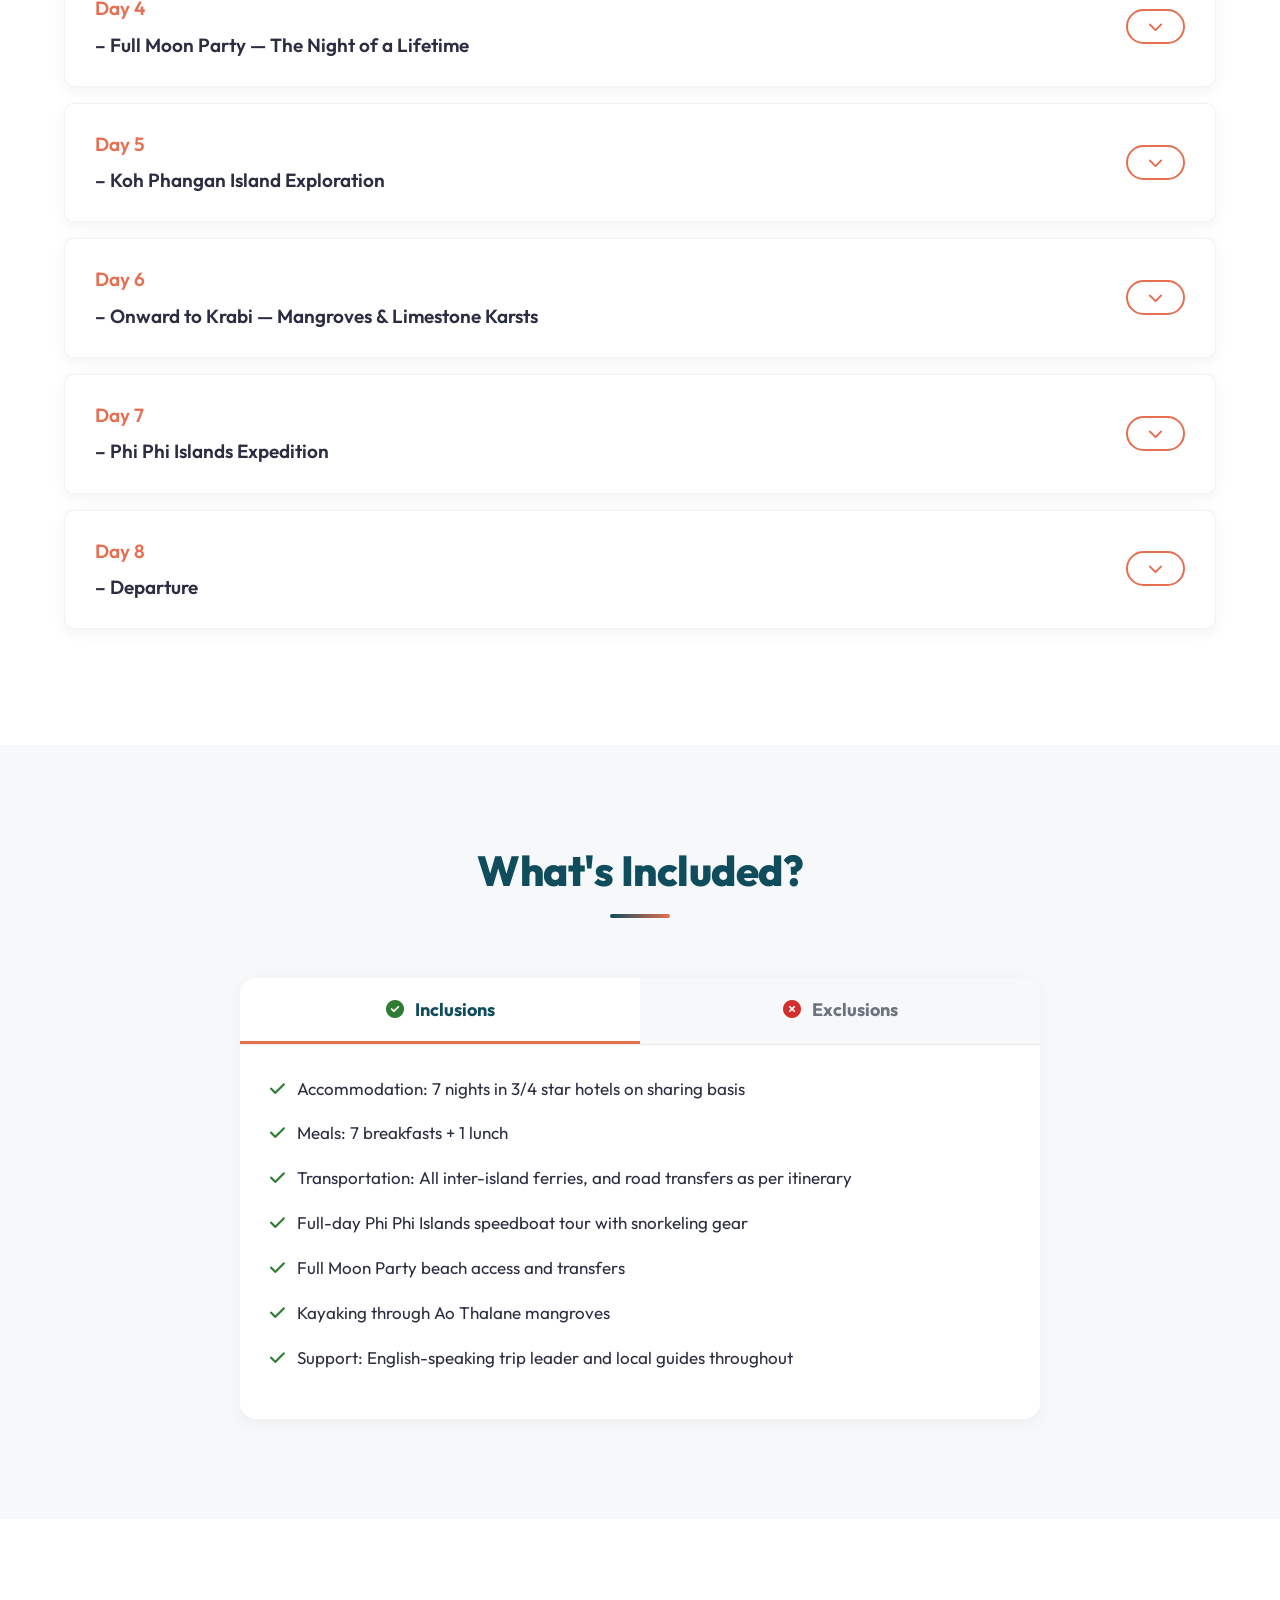
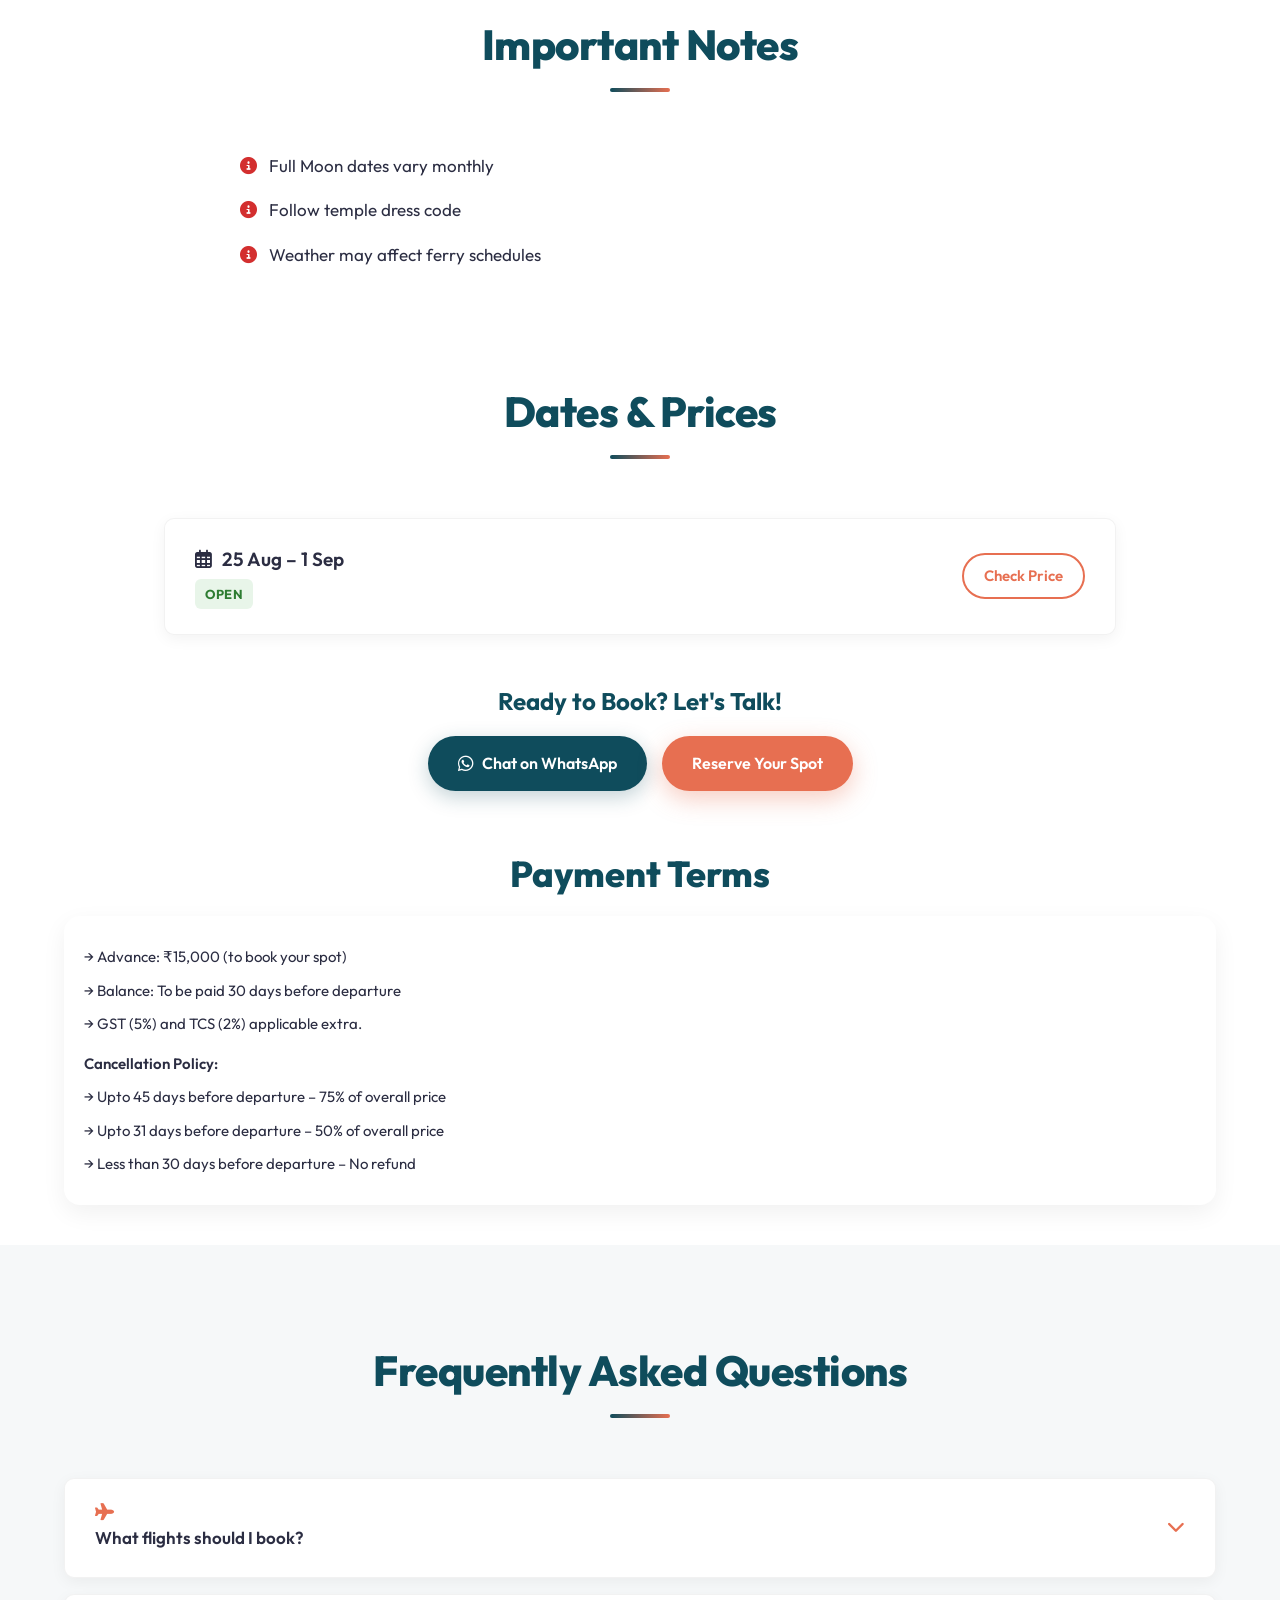
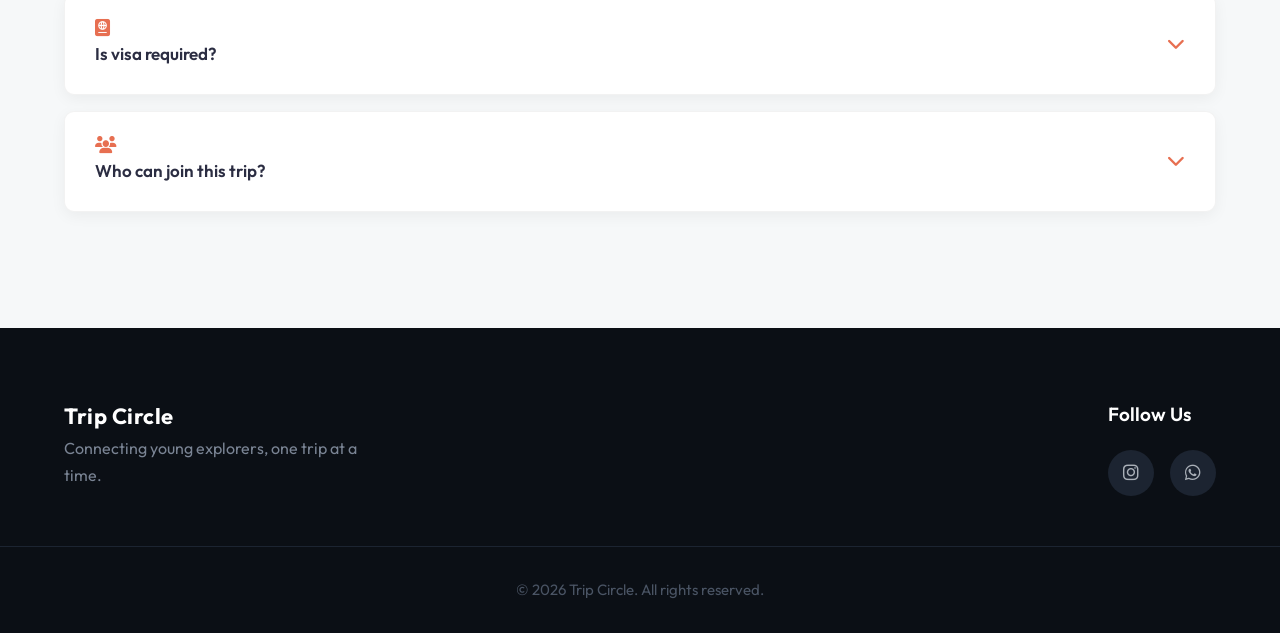
<file: thailand.html>
<!DOCTYPE html>
<html lang="en">

<head>
    <meta charset="UTF-8">
    <meta name="viewport" content="width=device-width, initial-scale=1.0">
    <title>Thailand Full Moon Trip - Trip Circle</title>
    <meta name="description" content="Thailand Full Moon Trip: 8 Days through Phuket, Koh Phangan, and Krabi.">
    <link rel="preconnect" href="https://fonts.googleapis.com">
    <link rel="preconnect" href="https://fonts.gstatic.com" crossorigin>
    <link href="https://fonts.googleapis.com/css2?family=Outfit:wght@300;400;500;600;700;800&display=swap" rel="stylesheet">
    <link rel="stylesheet" href="https://cdnjs.cloudflare.com/ajax/libs/font-awesome/6.4.0/css/all.min.css">
    <link rel="stylesheet" href="style.css">
</head>

<body class="has-sticky-cta">

    <!-- NAVIGATION -->
    <nav class="navbar-inner">
        <div class="nav-container">
            <a href="index.html" class="logo-text-only" style="text-decoration: none;">Trip Circle</a>
            <div class="menu-toggle">☰</div>
            <div class="menu-overlay"></div>
            <ul class="nav-links">
                <li><a href="index.html">Home</a></li>
                <li><a href="trips.html" class="active">Trips</a></li>
                <li><a href="about.html">About</a></li>
            </ul>
        </div>
    </nav>

    <!-- PAGE HERO -->
    <div class="page-hero" style="background-image: url('images/thailand.jpg');">
        <div class="page-hero-overlay"></div>
        <h1>Thailand Full Moon Trip</h1>
        <p style="color: white; position: relative; z-index: 2; font-size: 20px; font-weight: 500; margin-top: 10px; letter-spacing: 0.5px;">&nbsp;</p>
    </div>

    <!-- QUICK INFO BAR -->
    <div class="quick-info-bar fade-up-load">
        <div class="quick-info-item">
            <span class="label">Duration</span>
            <span class="value">8 Days</span>
        </div>
        <div class="quick-info-item">
            <span class="label">Group Size</span>
            <span class="value">15–20 people</span>
        </div>
        <div class="quick-info-item">
            <span class="label">Stay</span>
            <span class="value">3/4 star hotels</span>
        </div>
        <div class="quick-info-item">
            <span class="label">Trip Type</span>
            <span class="value">Group Trip</span>
        </div>
    </div>

    <!-- ABOUT THIS TRIP -->
    <section class="section" style="padding-top: 80px;">
        <div class="container text-center fade-up">
            <h2 style="font-size: 32px; color: var(--primary); margin-bottom: 20px;">About This Trip</h2>
            <div class="title-underline" style="margin: 0 auto 30px;"></div>
            <p style="font-size: 19px; color: var(--text-muted); max-width: 800px; margin: 0 auto; line-height: 1.8;">
                This is one epic where the party doesn't seem to end! In between all the partying, we do some cool island hopping. Along with all the swimming, snorkelling or just chilling on the boats, we also visit some highly popular spots where famous Hollywood movies have been shot! So pack your beachwear, put on your sunglasses and maybe some neon for the FM?
            </p>
        </div>
    </section>

    <!-- BRIEF ITINERARY (ACCORDION) -->
    <section class="section">
        <div class="container fade-up">
            <div class="section-title">
                <h2>Brief Itinerary</h2>
                <div class="title-underline"></div>
            </div>
            
            <div class="dates-pricing-wrapper">
                <!-- Day 1 -->
                <div class="accordion-item">
                    <div class="accordion-header" onclick="toggleAccordion(this)">
                        <div class="accordion-date"><span style="color: var(--secondary); margin-right: 8px;">Day 1</span> – Arrival in Phuket</div>
                        <div class="accordion-btn"><i class="fas fa-chevron-down"></i></div>
                    </div>
                    <div class="accordion-body">
                        <div class="accordion-content">Touch down in the vibrant island kingdom of Phuket and transfer to your beachside hotel. In the evening, stroll the electric Bangla Road on Patong Beach — neon lights, open-air bars, street food stalls, and live music create an irresistible first impression of Thailand's legendary nightlife.</div>
                    </div>
                </div>

                <!-- Day 2 -->
                <div class="accordion-item">
                    <div class="accordion-header" onclick="toggleAccordion(this)">
                        <div class="accordion-date"><span style="color: var(--secondary); margin-right: 8px;">Day 2</span> – Old Town & Big Buddha</div>
                        <div class="accordion-btn"><i class="fas fa-chevron-down"></i></div>
                    </div>
                    <div class="accordion-body">
                        <div class="accordion-content">Start the day at leisure or opt to do some water sports. Later, visit the iconic Big Buddha, pictures at the old town, and watch the sunset by the beach chilling with the group.</div>
                    </div>
                </div>

                <!-- Day 3 -->
                <div class="accordion-item">
                    <div class="accordion-header" onclick="toggleAccordion(this)">
                        <div class="accordion-date"><span style="color: var(--secondary); margin-right: 8px;">Day 3</span> – Phuket to Koh Phangan</div>
                        <div class="accordion-btn"><i class="fas fa-chevron-down"></i></div>
                    </div>
                    <div class="accordion-body">
                        <div class="accordion-content">After breakfast, depart Phuket and journey by ferry to Koh Samui — the spiritual epicenter of the world-famous Full Moon Party. Check into your beach hotel, shake off the travel dust with a refreshing dip, and enjoy a relaxing Thai spa session before heading to Chaweng Beach for fire shows.</div>
                    </div>
                </div>

                <!-- Day 4 -->
                <div class="accordion-item">
                    <div class="accordion-header" onclick="toggleAccordion(this)">
                        <div class="accordion-date"><span style="color: var(--secondary); margin-right: 8px;">Day 4</span> – Full Moon Party — The Night of a Lifetime</div>
                        <div class="accordion-btn"><i class="fas fa-chevron-down"></i></div>
                    </div>
                    <div class="accordion-body">
                        <div class="accordion-content">Before heading out in the evening, hop on a snorkelling boat tour around the beautiful beaches of Koh Phangan. In the evening, paint your bodies neon because we are heading to The Full Moon Party!</div>
                    </div>
                </div>

                <!-- Day 5 -->
                <div class="accordion-item">
                    <div class="accordion-header" onclick="toggleAccordion(this)">
                        <div class="accordion-date"><span style="color: var(--secondary); margin-right: 8px;">Day 5</span> – Koh Phangan Island Exploration</div>
                        <div class="accordion-btn"><i class="fas fa-chevron-down"></i></div>
                    </div>
                    <div class="accordion-body">
                        <div class="accordion-content">With the Full Moon behind you, Koh Phangan reveals its quieter soul. Catch up on some sleep or if you are partly hung over, rent a scooter and wind through jungle roads to elevated viewpoints for panoramic island vistas. Those who are still partying, you know what to do!</div>
                    </div>
                </div>

                <!-- Day 6 -->
                <div class="accordion-item">
                    <div class="accordion-header" onclick="toggleAccordion(this)">
                        <div class="accordion-date"><span style="color: var(--secondary); margin-right: 8px;">Day 6</span> – Onward to Krabi — Mangroves & Limestone Karsts</div>
                        <div class="accordion-btn"><i class="fas fa-chevron-down"></i></div>
                    </div>
                    <div class="accordion-body">
                        <div class="accordion-content">Arrive in Krabi, check in and launch straight into the outdoors. Kayak through the tranquil mangrove canals of Ao Thalane. Unwind with a traditional Thai massage along Ao Nang Beach followed by a fresh seafood dinner at the waterfront.</div>
                    </div>
                </div>

                <!-- Day 7 -->
                <div class="accordion-item">
                    <div class="accordion-header" onclick="toggleAccordion(this)">
                        <div class="accordion-date"><span style="color: var(--secondary); margin-right: 8px;">Day 7</span> – Phi Phi Islands Expedition</div>
                        <div class="accordion-btn"><i class="fas fa-chevron-down"></i></div>
                    </div>
                    <div class="accordion-body">
                        <div class="accordion-content">Embark on a full-day speedboat expedition to the legendary Phi Phi Islands. Dive into vibrant coral reefs teeming with tropical fish and marine life, enjoy the beachside lunch and we return to Krabi around sunset.</div>
                    </div>
                </div>

                <!-- Day 8 -->
                <div class="accordion-item">
                    <div class="accordion-header" onclick="toggleAccordion(this)">
                        <div class="accordion-date"><span style="color: var(--secondary); margin-right: 8px;">Day 8</span> – Departure</div>
                        <div class="accordion-btn"><i class="fas fa-chevron-down"></i></div>
                    </div>
                    <div class="accordion-body">
                        <div class="accordion-content">A final Thai breakfast, and a chance to pick up handmade keepsakes from the market. Transfer to the airport (Krabi or Phuket) and depart with memories of fire-lit beaches, open ocean, and the full moon's golden path across the sea.</div>
                    </div>
                </div>
            </div>
        </div>
    </section>

    <!-- INCLUSIONS & EXCLUSIONS -->
    <section class="section bg-light">
        <div class="container fade-up">
            <div class="section-title">
                <h2>What's Included?</h2>
                <div class="title-underline"></div>
            </div>
            
            <div class="tabs-container">
                <div class="tab-header">
                    <button class="tab-btn active" onclick="openTab(event, 'inclusions')"><i class="fas fa-check-circle" style="color: #2e7d32; margin-right: 8px;"></i> Inclusions</button>
                    <button class="tab-btn" onclick="openTab(event, 'exclusions')"><i class="fas fa-times-circle" style="color: #d32f2f; margin-right: 8px;"></i> Exclusions</button>
                </div>
                
                <!-- Tab: Inclusions -->
                <div id="inclusions" class="tabcontent active">
                    <ul class="tab-list inc">
                        <li><i class="fas fa-check"></i> Accommodation: 7 nights in 3/4 star hotels on sharing basis</li>
                        <li><i class="fas fa-check"></i> Meals: 7 breakfasts + 1 lunch</li>
                        <li><i class="fas fa-check"></i> Transportation: All inter-island ferries, and road transfers as per itinerary</li>
                        <li><i class="fas fa-check"></i> Full-day Phi Phi Islands speedboat tour with snorkeling gear</li>
                        <li><i class="fas fa-check"></i> Full Moon Party beach access and transfers</li>
                        <li><i class="fas fa-check"></i> Kayaking through Ao Thalane mangroves</li>
                        <li><i class="fas fa-check"></i> Support: English-speaking trip leader and local guides throughout</li>
                    </ul>
                </div>
                
                <!-- Tab: Exclusions -->
                <div id="exclusions" class="tabcontent">
                    <ul class="tab-list exc">
                        <li><i class="fas fa-times"></i> International flights and airport transfers</li>
                        <li><i class="fas fa-times"></i> Visa fees (currently free visa on arrival) and travel insurance</li>
                        <li><i class="fas fa-times"></i> Meals and beverages not specified in the itinerary</li>
                        <li><i class="fas fa-times"></i> Alcoholic beverages, bottled water, personal snacks</li>
                        <li><i class="fas fa-times"></i> Personal expenses: tips, laundry, shopping, phone bills</li>
                        <li><i class="fas fa-times"></i> GST (5%) and TCS (2%) applicable extra</li>
                    </ul>
                </div>
            </div>
        </div>
    </section>


    <!-- IMPORTANT NOTES -->
    <section class="section">
        <div class="container fade-up">
            <div class="section-title">
                <h2>Important Notes</h2>
                <div class="title-underline"></div>
            </div>
            <div style="max-width: 800px; margin: 0 auto;">
                <ul class="tab-list exc">
                        <li><i class="fas fa-info-circle"></i> Full Moon dates vary monthly</li>
                        <li><i class="fas fa-info-circle"></i> Follow temple dress code</li>
                        <li><i class="fas fa-info-circle"></i> Weather may affect ferry schedules</li>
                    </ul>
            </div>
        </div>
    </section>

    <!-- DATES & PRICES ACCORDION -->
    <section class="dates-prices">
        <div class="container">
            <div class="section-title fade-up">
                <h2>Dates & Prices</h2>
                <div class="title-underline"></div>
            </div>
            
            <div class="dates-pricing-wrapper fade-up">
                
                <!-- Departure 1 -->
                <div class="accordion-item">
                    <div class="accordion-header" onclick="toggleAccordion(this)">
                        <div>
                            <div class="accordion-date"><i class="far fa-calendar-alt"></i> 25 Aug – 1 Sep</div>
                            <div class="accordion-status">Open</div>
                        </div>
                        <div class="accordion-btn">Check Price</div>
                    </div>
                    <div class="accordion-body">
                        <div class="accordion-content">
                            <div class="pricing-table-wrapper">
                                <table class="pricing-table">
                                    <thead>
                                        <tr>
                                            <th>Book Before</th>
                                            <th>Price (pp)</th>
                                        </tr>
                                    </thead>
                                    <tbody>
                                        <tr><td>26 Jun</td><td>₹53,000</td></tr>
                                        <tr><td>11 Jul</td><td>₹55,000</td></tr>
                                        <tr><td>26 Jul</td><td>₹57,000</td></tr>
                                    </tbody>
                                </table>
                            </div>
                            <div>GST (5%) and TCS (2%) applicable extra</div>
                        </div>
                        <div style="display: flex; gap: 15px; margin-top: 24px; flex-wrap: wrap;">
                            <a href="https://wa.me/919480068906" class="btn btn-secondary" style="flex: 1; min-width: 200px; justify-content: center;" target="_blank"><i class="fab fa-whatsapp"></i> Enquire on WhatsApp</a>
                            <a href="https://forms.gle/ajJf6RtngLu6pWBg6" class="btn btn-primary" style="flex: 1; min-width: 200px; justify-content: center;" target="_blank">Reserve Your Spot</a>
                        </div>
                    </div>
                </div>

            </div>

            <!-- GLOBAL CTA -->
            <div class="text-center fade-up" style="margin-top: 50px;">
                <h3 style="font-size: 24px; color: var(--primary); margin-bottom: 20px;">Ready to Book? Let's Talk!</h3>
                <div style="display: flex; gap: 15px; justify-content: center; flex-wrap: wrap;">
                    <a href="https://wa.me/919480068906" class="btn btn-secondary pulse-anim" style="padding: 14px 30px; font-size: 16px; border-radius: 50px; display: inline-flex; align-items: center; gap: 8px;" target="_blank"><i class="fab fa-whatsapp"></i> Chat on WhatsApp</a>
                    <a href="https://forms.gle/ajJf6RtngLu6pWBg6" class="btn btn-primary" style="padding: 14px 30px; font-size: 16px; border-radius: 50px;" target="_blank">Reserve Your Spot</a>
                </div>
            </div>
        </div>
    </section>

    <section class="payment-terms-section">
        <div class="container">
            <h2>Payment Terms</h2>
            <div class="payment-box">
                <!-- PAYMENT_TERMS_DYNAMIC -->
            </div>
        </div>
    </section>

    <!-- FAQ SECTION -->
    <section class="section bg-light">
        <div class="container fade-up">
            <div class="section-title">
                <h2>Frequently Asked Questions</h2>
                <div class="title-underline"></div>
            </div>
            <div class="dates-pricing-wrapper">
                
                

                <div class="accordion-item">
                    <div class="accordion-header" onclick="toggleAccordion(this)">
                        <div class="accordion-date" style="font-size: 17px; font-weight: 600;"><i class="fas fa-plane" style="color: var(--secondary);"></i> What flights should I book?</div>
                        <div class="accordion-btn" style="border: none; padding: 0;"><i class="fas fa-chevron-down" style="font-size: 18px;"></i></div>
                    </div>
                    <div class="accordion-body">
                        <div class="accordion-content">Book your flights to Phuket and outbound from Krabi or Phuket. Our team will guide you on the flight timings.</div>
                    </div>
                </div>

                <div class="accordion-item">
                    <div class="accordion-header" onclick="toggleAccordion(this)">
                        <div class="accordion-date" style="font-size: 17px; font-weight: 600;"><i class="fas fa-passport" style="color: var(--secondary);"></i> Is visa required?</div>
                        <div class="accordion-btn" style="border: none; padding: 0;"><i class="fas fa-chevron-down" style="font-size: 18px;"></i></div>
                    </div>
                    <div class="accordion-body">
                        <div class="accordion-content">Indian passport holders do not require a visa for Thailand. Our team will guide you if anything is needed.</div>
                    </div>
                </div>

                <div class="accordion-item">
                    <div class="accordion-header" onclick="toggleAccordion(this)">
                        <div class="accordion-date" style="font-size: 17px; font-weight: 600;"><i class="fas fa-users" style="color: var(--secondary);"></i> Who can join this trip?</div>
                        <div class="accordion-btn" style="border: none; padding: 0;"><i class="fas fa-chevron-down" style="font-size: 18px;"></i></div>
                    </div>
                    <div class="accordion-body">
                        <div class="accordion-content">Join solo, with a partner, friends, or family — either way you’ll have a great experience.</div>
                    </div>
                </div>

            </div>
        </div>
    </section>

    <!-- FOOTER -->
    <footer class="footer">
        <div class="container footer-content">
            <div class="brand">
                <div class="logo-text-only">Trip Circle</div>
                <p>Connecting young explorers, one trip at a time.</p>
            </div>
            <div class="links">
                <p>Follow Us</p>
                <div class="socials">
                    <a href="https://www.instagram.com/trip.circle?igsh=MXNuM3I5YWVoNGF1Mg==" target="_blank" rel="noopener noreferrer"><i class="fab fa-instagram"></i></a>
                    <a href="https://whatsapp.com/channel/0029VbBq3bUJkK7CwxouRG3i" target="_blank" rel="noopener noreferrer"><i class="fab fa-whatsapp"></i></a>
                </div>
            </div>
        </div>
        <div class="copyright">&copy; 2026 Trip Circle. All rights reserved.</div>
    </footer>

    <!-- STICKY MOBILE CTA -->
    <div class="sticky-mobile-cta">
        <div style="display: flex; gap: 10px;">
            <a href="https://wa.me/919480068906" class="btn btn-secondary pulse-anim" style="flex: 1; padding: 14px; font-size: 15px; justify-content: center; text-align: center;" target="_blank"><i class="fab fa-whatsapp"></i> Chat</a>
            <a href="https://forms.gle/ajJf6RtngLu6pWBg6" class="btn btn-primary" style="flex: 1; padding: 14px; font-size: 15px; justify-content: center; text-align: center;" target="_blank">Reserve Your Spot</a>
        </div>
    </div>

    <!-- JS SCRIPTS -->
    <script>
        function applyDynamicWhatsAppLinks() {
            const baseWhatsAppUrl = "https://wa.me/919480068906";
            const defaultTripName = (document.querySelector(".page-hero h1, .hero h1, h1")?.textContent || document.title || "Trip")
                .replace(/\s*-\s*Trip Circle\s*$/i, "")
                .trim();

            document.querySelectorAll("a[href*=\"wa.me/919480068906\"]").forEach(link => {
                let tripName = defaultTripName;
                const tripCard = link.closest(".trip-card, .trip-item, .destination-card, .card");
                const heading = tripCard ? tripCard.querySelector("h2, h3, h4") : null;
                if (heading && heading.textContent.trim()) {
                    tripName = heading.textContent.trim();
                }

                const message = "Hi Trip Circle, I'm interested in " + tripName + ". Please share details.";
                link.href = baseWhatsAppUrl + "?text=" + encodeURIComponent(message);
            });
        }

        document.addEventListener('DOMContentLoaded', () => {
            applyDynamicWhatsAppLinks();
            const observer = new IntersectionObserver((entries, obs) => {
                entries.forEach(entry => {
                    if (entry.isIntersecting) {
                        entry.target.classList.add('visible');
                        obs.unobserve(entry.target);
                    }
                });
            }, { threshold: 0.12 });
            document.querySelectorAll('.fade-up, .fade-up-load').forEach(el => observer.observe(el));
        });

        function toggleAccordion(header) {
            const item = header.parentElement;
            const body = item.querySelector('.accordion-body');
            
            item.classList.toggle('active');
            
            if (item.classList.contains('active')) {
                body.style.maxHeight = body.scrollHeight + "px";
                setTimeout(() => {
                    item.scrollIntoView({ behavior: 'smooth', block: 'nearest' });
                }, 300);
            } else {
                body.style.maxHeight = null;
            }
        }

        function openTab(evt, tabName) {
            var i, tabcontent, tablinks;
            tabcontent = document.getElementsByClassName("tabcontent");
            for (i = 0; i < tabcontent.length; i++) {
                tabcontent[i].style.display = "none";
                tabcontent[i].classList.remove("active");
            }
            tablinks = document.getElementsByClassName("tab-btn");
            for (i = 0; i < tablinks.length; i++) {
                tablinks[i].className = tablinks[i].className.replace(" active", "");
            }
            document.getElementById(tabName).style.display = "block";
            
            // Add slight delay to trigger opacity transition
            setTimeout(() => {
                document.getElementById(tabName).classList.add("active");
            }, 10);
            
            evt.currentTarget.className += " active";
        }

        const menu = document.querySelector(".nav-links");
        const overlay = document.querySelector(".menu-overlay");
        const menuToggle = document.querySelector(".menu-toggle");

        if (menuToggle && menu && overlay) {
            menuToggle.onclick = () => {
                menu.classList.toggle("active");
                overlay.classList.toggle("active");
            };

            overlay.onclick = () => {
                menu.classList.remove("active");
                overlay.classList.remove("active");
            };

            document.querySelectorAll(".nav-links a").forEach(link => {
                link.addEventListener("click", () => {
                    menu.classList.remove("active");
                    overlay.classList.remove("active");
                });
            });
        }
    </script>
    <script src="script.js"></script>
</body>
</html>
</file>
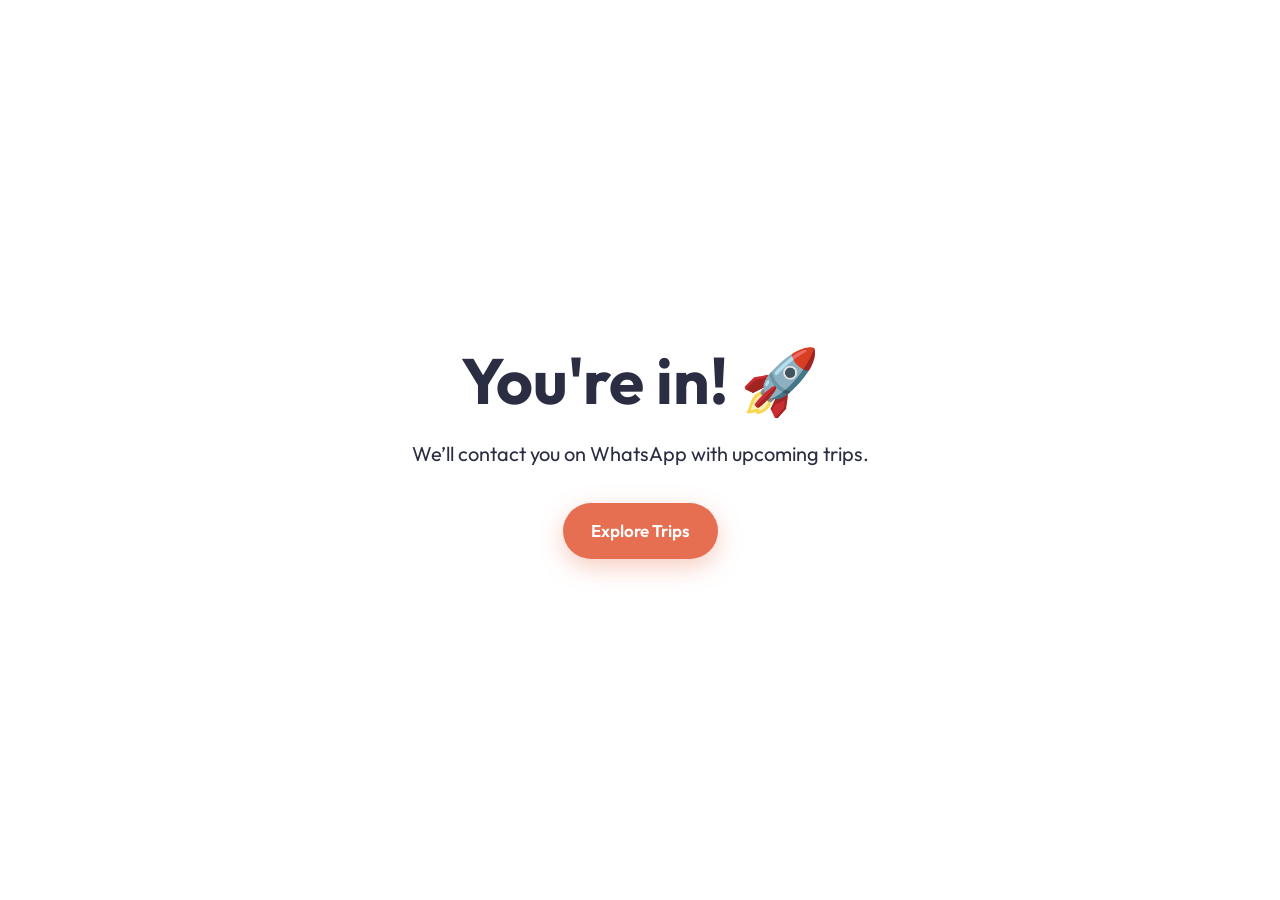
<file: thank-you.html>
<!DOCTYPE html>
<html lang="en">
<head>
    <meta charset="UTF-8">
    <meta name="viewport" content="width=device-width, initial-scale=1.0">
    <title>Thank You - Trip Circle</title>
    <meta name="description" content="Thank you for joining Trip Circle updates.">
    <link rel="preconnect" href="https://fonts.googleapis.com">
    <link rel="preconnect" href="https://fonts.gstatic.com" crossorigin>
    <link href="https://fonts.googleapis.com/css2?family=Outfit:wght@300;400;500;600;700;800&display=swap" rel="stylesheet">
    <link rel="stylesheet" href="style.css">
</head>
<body>
    <section class="section" style="min-height: 100vh; display: flex; align-items: center; justify-content: center; padding: 40px 20px;">
        <div class="container" style="text-align: center; max-width: 720px;">
            <h1 style="font-size: clamp(40px, 6vw, 64px); margin-bottom: 16px;">You're in! 🚀</h1>
            <p style="font-size: 20px; line-height: 1.7; margin-bottom: 32px;">We’ll contact you on WhatsApp with upcoming trips.</p>
            <a href="trips.html" class="btn btn-primary" style="display: inline-flex; align-items: center; justify-content: center; padding: 14px 28px; border-radius: 50px; text-decoration: none;">Explore Trips</a>
        </div>
    </section>
</body>
</html>
</file>
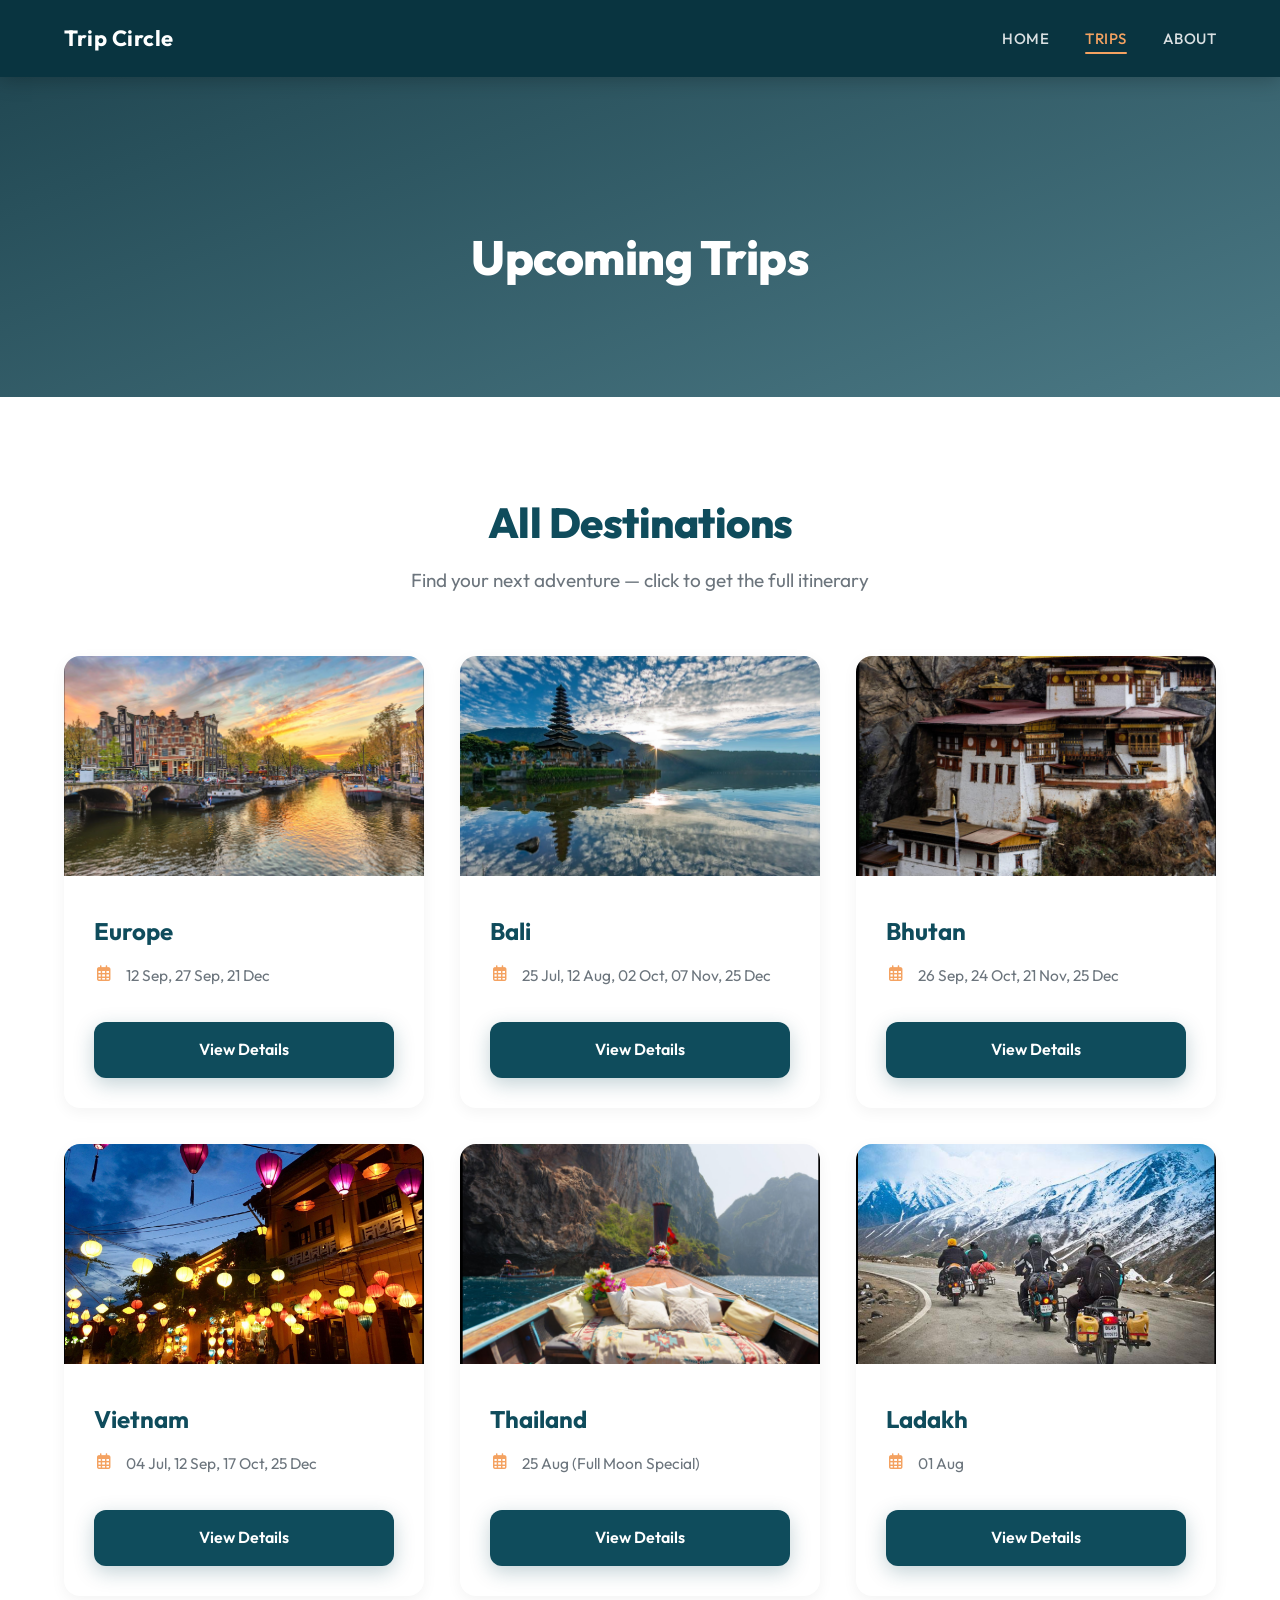
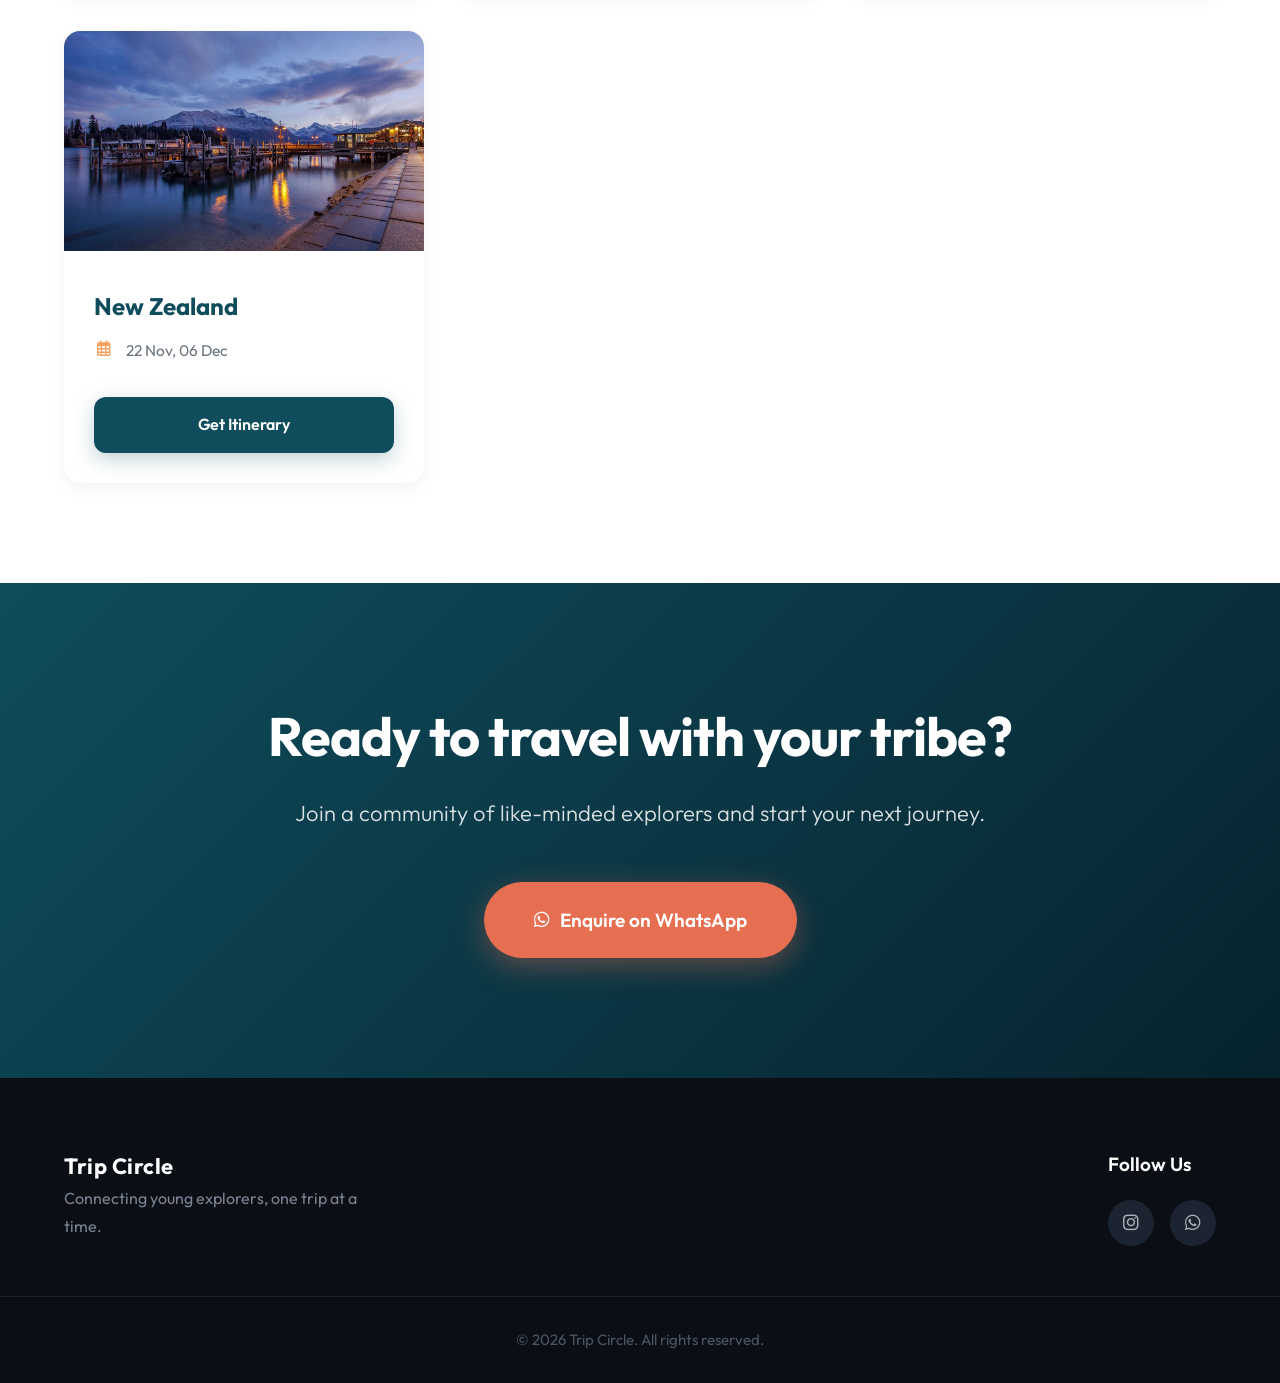
<file: trips.html>
<!DOCTYPE html>
<html lang="en">

<head>
    <meta charset="UTF-8">
    <meta name="viewport" content="width=device-width, initial-scale=1.0">
    <title>Upcoming Trips - Trip Circle</title>
    <meta name="description" content="Browse all upcoming group trips from Trip Circle — Bali, Vietnam, Thailand, Ladakh, Bhutan, Europe, New Zealand.">
    <link rel="preconnect" href="https://fonts.googleapis.com">
    <link rel="preconnect" href="https://fonts.gstatic.com" crossorigin>
    <link href="https://fonts.googleapis.com/css2?family=Outfit:wght@300;400;500;600;700;800&display=swap" rel="stylesheet">
    <link rel="stylesheet" href="https://cdnjs.cloudflare.com/ajax/libs/font-awesome/6.4.0/css/all.min.css">
    <link rel="stylesheet" href="style.css">
</head>

<body>

    <!-- NAVIGATION -->
    <nav class="navbar-inner">
        <div class="nav-container">
            <a href="index.html" class="logo-text-only" style="text-decoration: none;">Trip Circle</a>
            <div class="menu-toggle">☰</div>
            <div class="menu-overlay"></div>
            <ul class="nav-links">
                <li><a href="index.html">Home</a></li>
                <li><a href="trips.html" class="active">Trips</a></li>
                <li><a href="about.html">About</a></li>
            </ul>
        </div>
    </nav>

    <!-- PAGE HERO -->
    <div class="page-hero">
        <div class="page-hero-overlay"></div>
        <h1>Upcoming Trips</h1>
    </div>

    <!-- ALL TRIPS SECTION -->
    <section class="up-trips section">
        <div class="container">
            <div class="section-title fade-up">
                <h2>All Destinations</h2>
                <p>Find your next adventure — click to get the full itinerary</p>
            </div>

            <div class="trips-grid">
                <!-- 1. Europe -->
                <div class="trip-card fade-up">
                    <div class="trip-img">
                        <img src="images/europe.jpg" alt="Europe" loading="lazy">
                    </div>
                    <div class="trip-content">
                        <div class="trip-header"><h3>Europe</h3></div>
                        <ul class="trip-details">
                            <li><i class="far fa-calendar-alt"></i> 12 Sep, 27 Sep, 21 Dec</li>
                        </ul>
                        <a href="europe.html" class="btn btn-secondary btn-block">
                            View Details
                        </a>
                    </div>
                </div>

                <!-- 2. Bali -->
                <div class="trip-card fade-up" style="transition-delay: 60ms;">
                    <div class="trip-img">
                        <img src="images/bali.jpg" alt="Bali" loading="lazy">
                    </div>
                    <div class="trip-content">
                        <div class="trip-header"><h3>Bali</h3></div>
                        <ul class="trip-details">
                            <li><i class="far fa-calendar-alt"></i> 25 Jul, 12 Aug, 02 Oct, 07 Nov, 25 Dec</li>
                        </ul>
                        <a href="bali.html" class="btn btn-secondary btn-block">
                            View Details
                        </a>
                    </div>
                </div>

                <!-- 3. Bhutan -->
                <div class="trip-card fade-up" style="transition-delay: 120ms;">
                    <div class="trip-img">
                        <img src="images/bhutan.jpg" alt="Bhutan" loading="lazy">
                    </div>
                    <div class="trip-content">
                        <div class="trip-header"><h3>Bhutan</h3></div>
                        <ul class="trip-details">
                            <li><i class="far fa-calendar-alt"></i> 26 Sep, 24 Oct, 21 Nov, 25 Dec</li>
                        </ul>
                        <a href="bhutan.html" class="btn btn-secondary btn-block">
                            View Details
                        </a>
                    </div>
                </div>

                <!-- 4. Vietnam -->
                <div class="trip-card fade-up" style="transition-delay: 180ms;">
                    <div class="trip-img">
                        <img src="images/vietnam.jpg" alt="Vietnam" loading="lazy">
                    </div>
                    <div class="trip-content">
                        <div class="trip-header"><h3>Vietnam</h3></div>
                        <ul class="trip-details">
                            <li><i class="far fa-calendar-alt"></i> 04 Jul, 12 Sep, 17 Oct, 25 Dec</li>
                        </ul>
                        <a href="vietnam.html" class="btn btn-secondary btn-block">
                            View Details
                        </a>
                    </div>
                </div>

                <!-- 5. Thailand -->
                <div class="trip-card fade-up" style="transition-delay: 240ms;">
                    <div class="trip-img">
                        <img src="images/thailand.jpg" alt="Thailand" loading="lazy">
                    </div>
                    <div class="trip-content">
                        <div class="trip-header"><h3>Thailand</h3></div>
                        <ul class="trip-details">
                            <li><i class="far fa-calendar-alt"></i> 25 Aug (Full Moon Special)</li>
                        </ul>
                        <a href="thailand.html" class="btn btn-secondary btn-block">
                            View Details
                        </a>
                    </div>
                </div>

                <!-- 6. Ladakh -->
                <div class="trip-card fade-up" style="transition-delay: 300ms;">
                    <div class="trip-img">
                        <img src="images/ladakh.jpg" alt="Ladakh" loading="lazy">
                    </div>
                    <div class="trip-content">
                        <div class="trip-header"><h3>Ladakh</h3></div>
                        <ul class="trip-details">
                            <li><i class="far fa-calendar-alt"></i> 01 Aug</li>
                        </ul>
                        <a href="ladakh.html" class="btn btn-secondary btn-block">
                            View Details
                        </a>
                    </div>
                </div>

                <!-- 7. New Zealand -->
                <div class="trip-card fade-up" style="transition-delay: 360ms;">
                    <div class="trip-img">
                        <img src="images/new-zealand.jpg" alt="New Zealand" loading="lazy">
                    </div>
                    <div class="trip-content">
                        <div class="trip-header"><h3>New Zealand</h3></div>
                        <ul class="trip-details">
                            <li><i class="far fa-calendar-alt"></i> 22 Nov, 06 Dec</li>
                        </ul>
                        <a href="https://wa.me/919480068906?text=Hi%20Trip%20Circle,%20I'm%20interested%20in%20the%20New%20Zealand%20trip.%20Please%20share%20details." class="btn btn-secondary btn-block" target="_blank" rel="noopener noreferrer" data-static-wa="true">
                            Get Itinerary
                        </a>
                    </div>
                </div>
            </div>
        </div>
    </section>

    <!-- FINAL CTA -->
    <section class="final-cta">
        <div class="cta-content fade-up">
            <h2>Ready to travel with your tribe?</h2>
            <p>Join a community of like-minded explorers and start your next journey.</p>
            <a href="https://wa.me/919480068906?text=Hey%20I%20am%20interested%20in%20Trip%20Circle%20trips" class="btn btn-cta pulse-anim" target="_blank" rel="noopener noreferrer">
                <i class="fab fa-whatsapp"></i> Enquire on WhatsApp
            </a>
        </div>
    </section>

    <!-- FOOTER -->
    <footer class="footer">
        <div class="container footer-content">
            <div class="brand">
                <div class="logo-text-only">Trip Circle</div>
                <p>Connecting young explorers, one trip at a time.</p>
            </div>
            <div class="links">
                <p>Follow Us</p>
                <div class="socials">
                    <a href="https://www.instagram.com/trip.circle?igsh=MXNuM3I5YWVoNGF1Mg==" target="_blank" rel="noopener noreferrer"><i class="fab fa-instagram"></i></a>
                    <a href="https://whatsapp.com/channel/0029VbBq3bUJkK7CwxouRG3i" target="_blank" rel="noopener noreferrer"><i class="fab fa-whatsapp"></i></a>
                </div>
            </div>
        </div>
        <div class="copyright">&copy; 2026 Trip Circle. All rights reserved.</div>
    </footer>

    <script>
        function applyDynamicWhatsAppLinks() {
            const baseWhatsAppUrl = "https://wa.me/919480068906";
            const defaultTripName = (document.querySelector(".page-hero h1, .hero h1, h1")?.textContent || document.title || "Trip")
                .replace(/\s*-\s*Trip Circle\s*$/i, "")
                .trim();

            document.querySelectorAll("a[href*=\"wa.me/919480068906\"]:not([data-static-wa='true'])").forEach(link => {
                let tripName = defaultTripName;
                const tripCard = link.closest(".trip-card, .trip-item, .destination-card, .card");
                const heading = tripCard ? tripCard.querySelector("h2, h3, h4") : null;
                if (heading && heading.textContent.trim()) {
                    tripName = heading.textContent.trim();
                }

                const message = "Hi Trip Circle, I'm interested in " + tripName + ". Please share details.";
                link.href = baseWhatsAppUrl + "?text=" + encodeURIComponent(message);
            });
        }

        document.addEventListener('DOMContentLoaded', () => {
            applyDynamicWhatsAppLinks();
            const observer = new IntersectionObserver((entries, obs) => {
                entries.forEach(entry => {
                    if (entry.isIntersecting) {
                        entry.target.classList.add('visible');
                        obs.unobserve(entry.target);
                    }
                });
            }, { threshold: 0.12 });
            document.querySelectorAll('.fade-up').forEach(el => observer.observe(el));
        });

        const menu = document.querySelector(".nav-links");
        const overlay = document.querySelector(".menu-overlay");
        const menuToggle = document.querySelector(".menu-toggle");

        if (menuToggle && menu && overlay) {
            menuToggle.onclick = () => {
                menu.classList.toggle("active");
                overlay.classList.toggle("active");
            };

            overlay.onclick = () => {
                menu.classList.remove("active");
                overlay.classList.remove("active");
            };

            document.querySelectorAll(".nav-links a").forEach(link => {
                link.addEventListener("click", () => {
                    menu.classList.remove("active");
                    overlay.classList.remove("active");
                });
            });
        }
    </script>
</body>
</html>
</file>
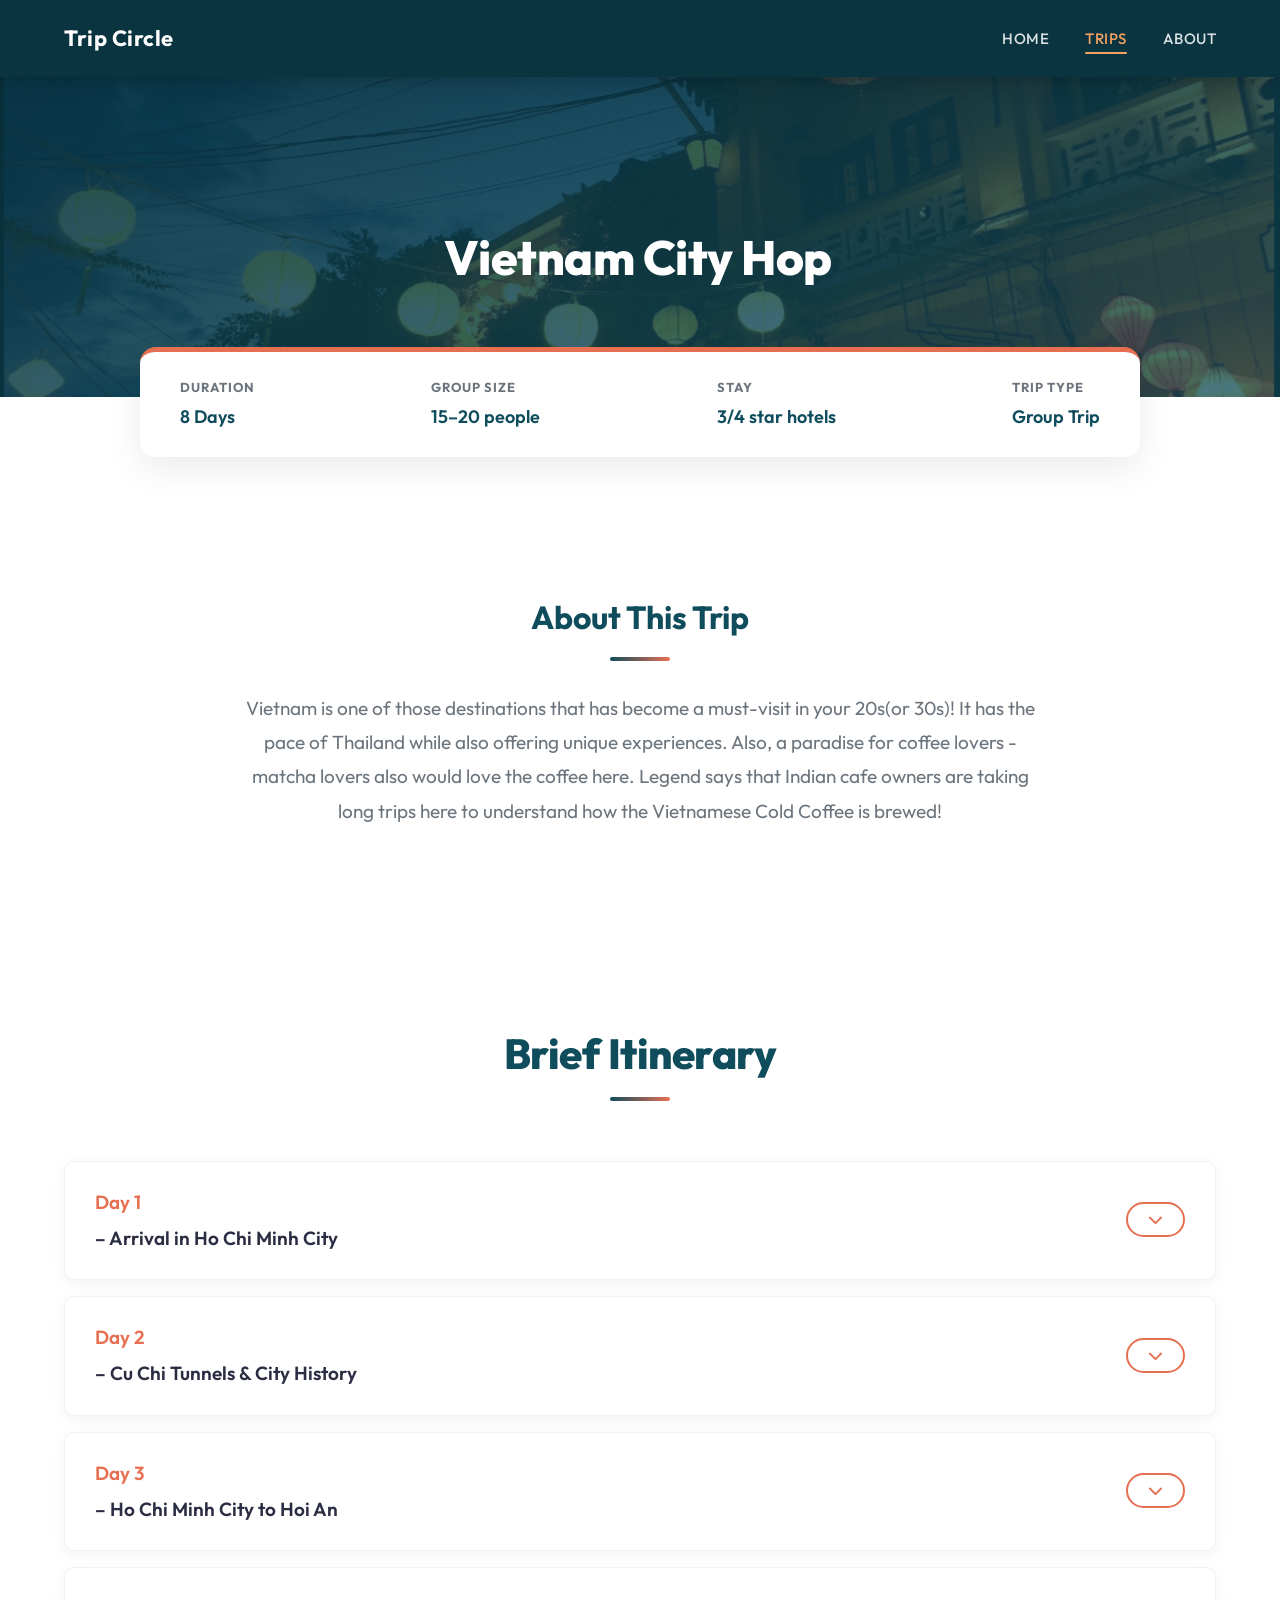
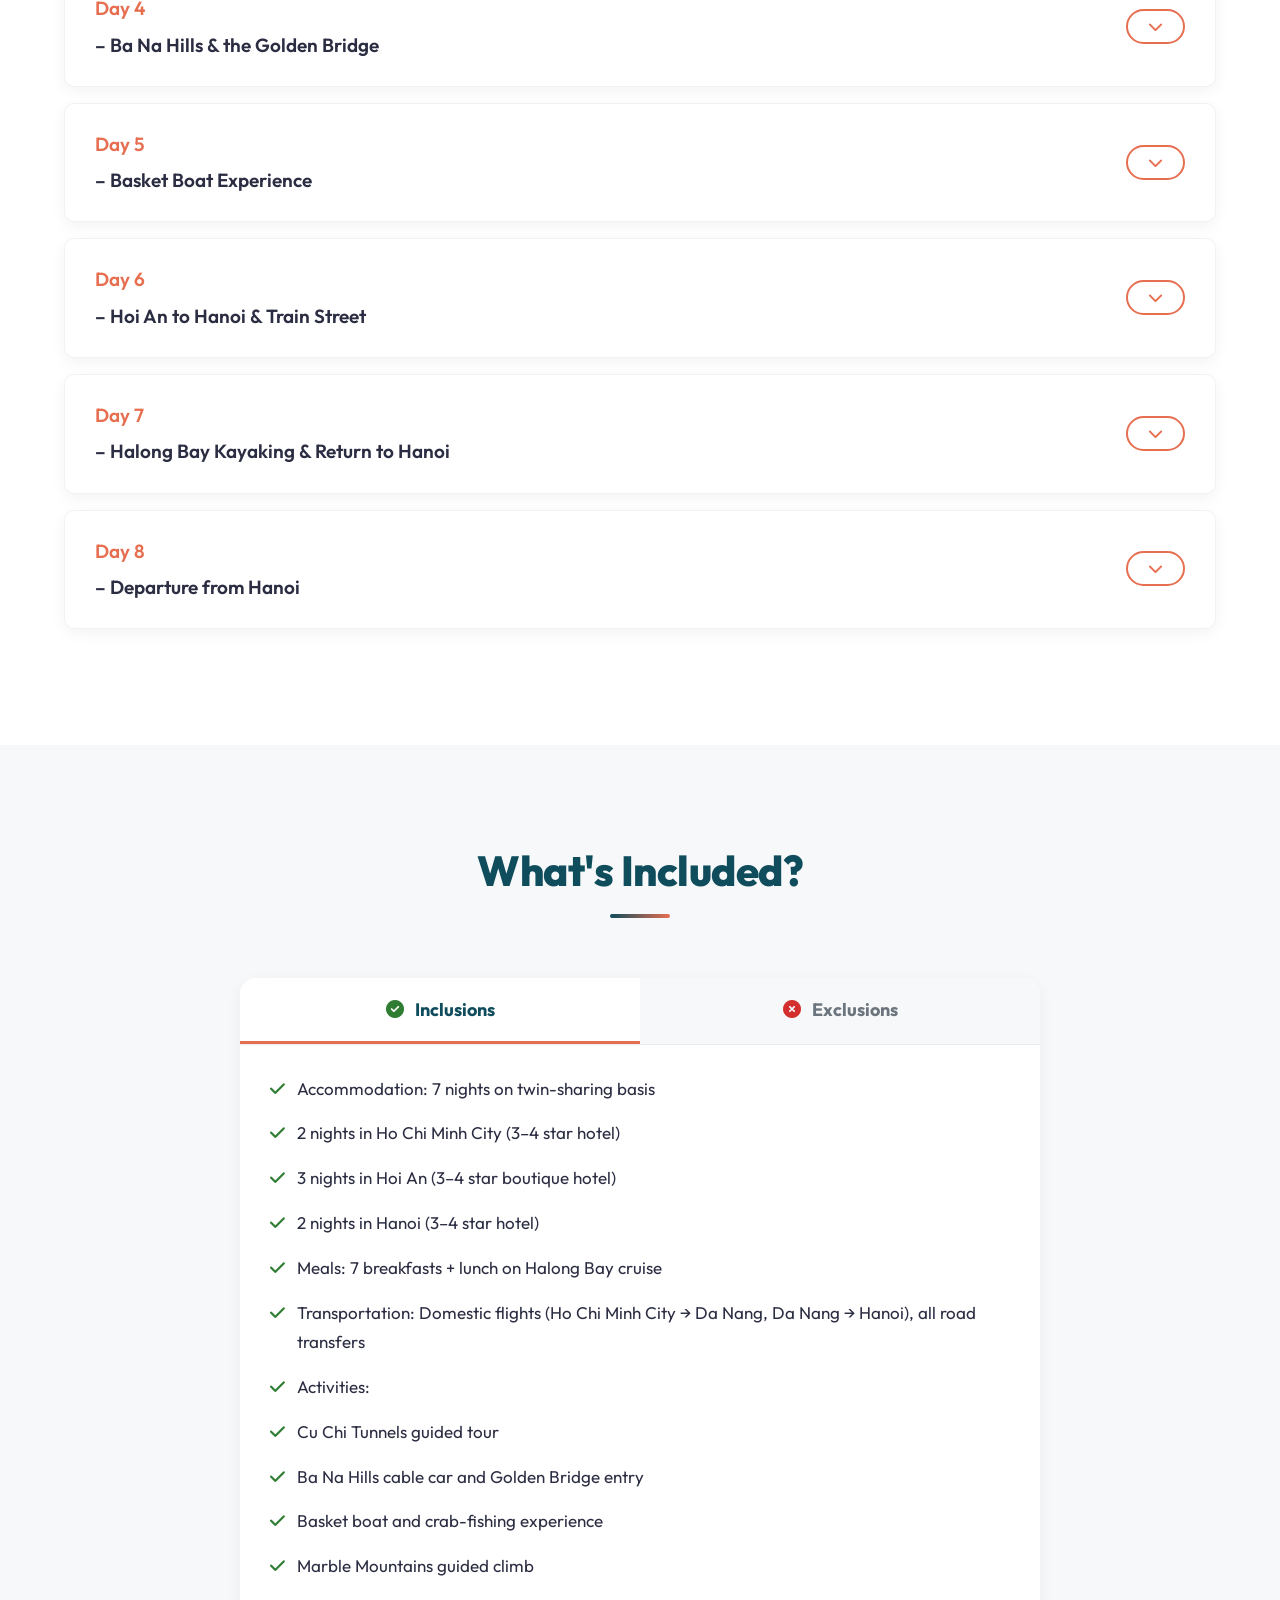
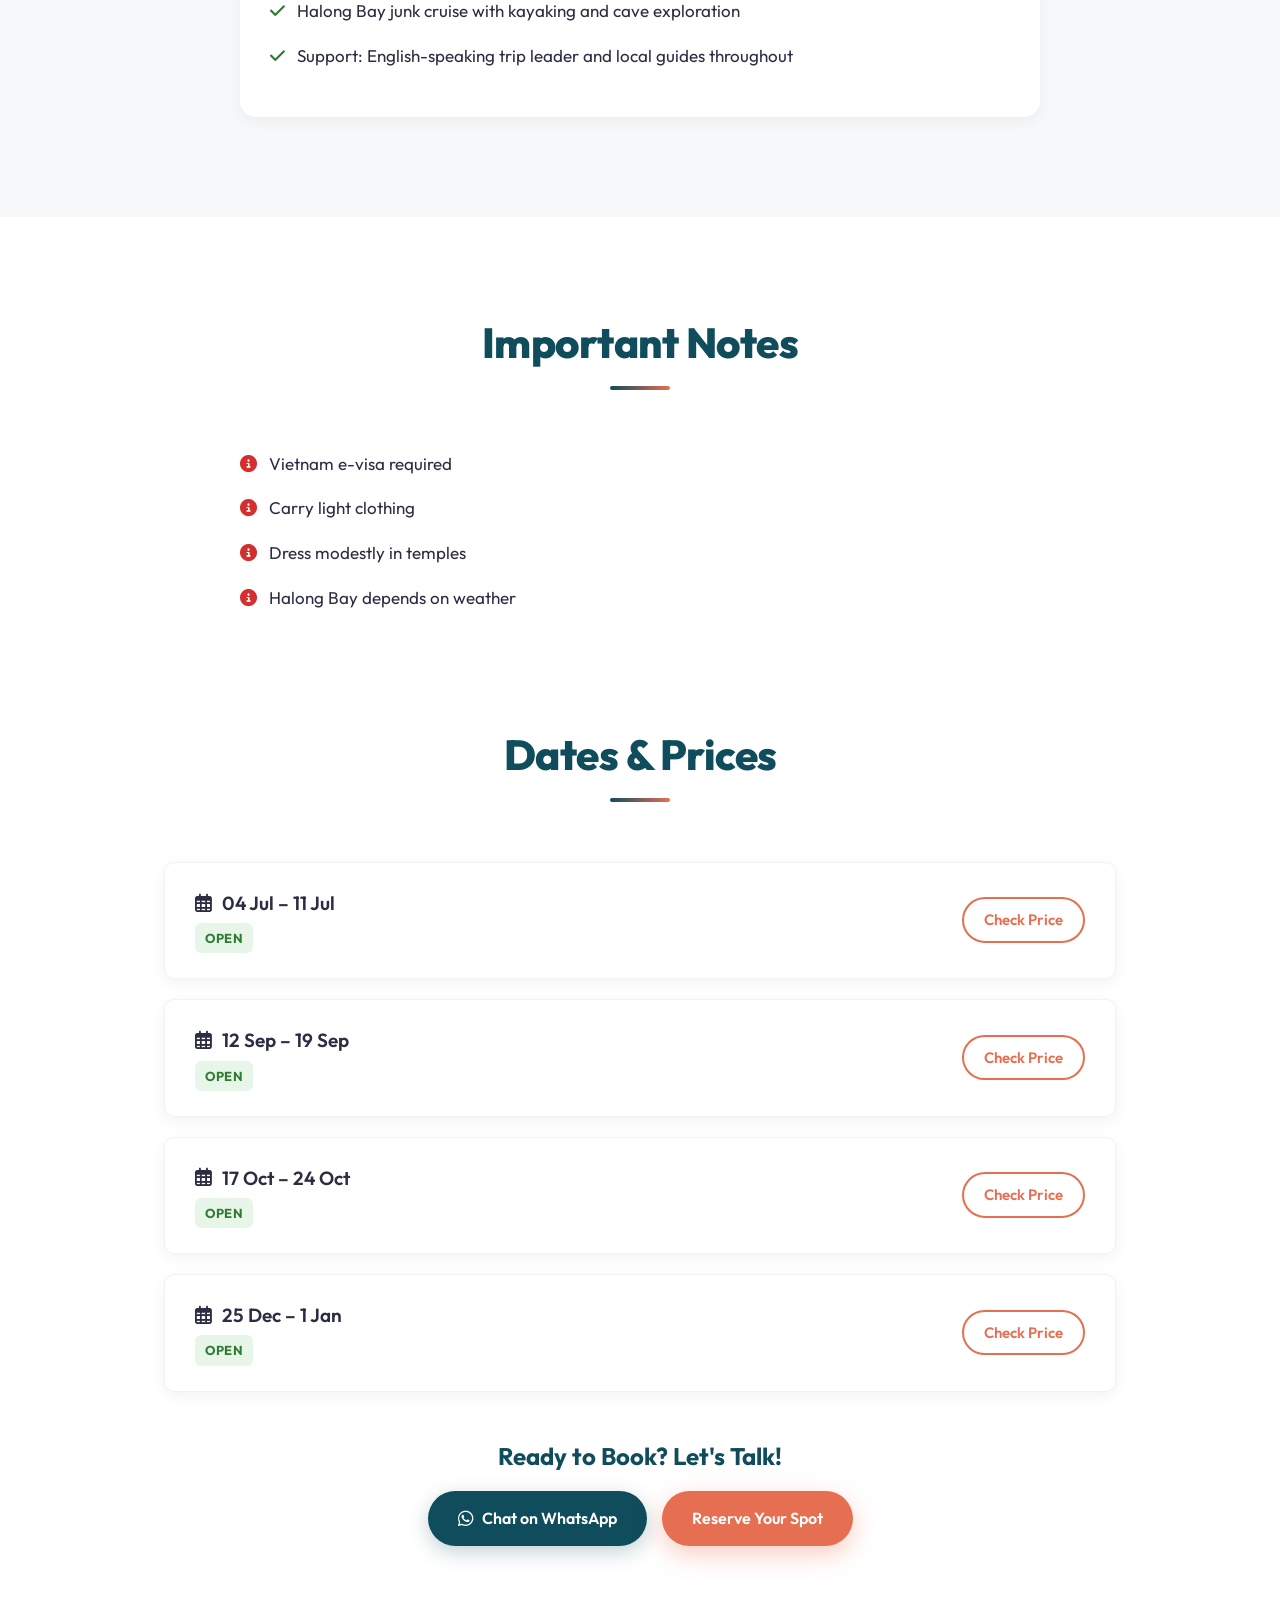
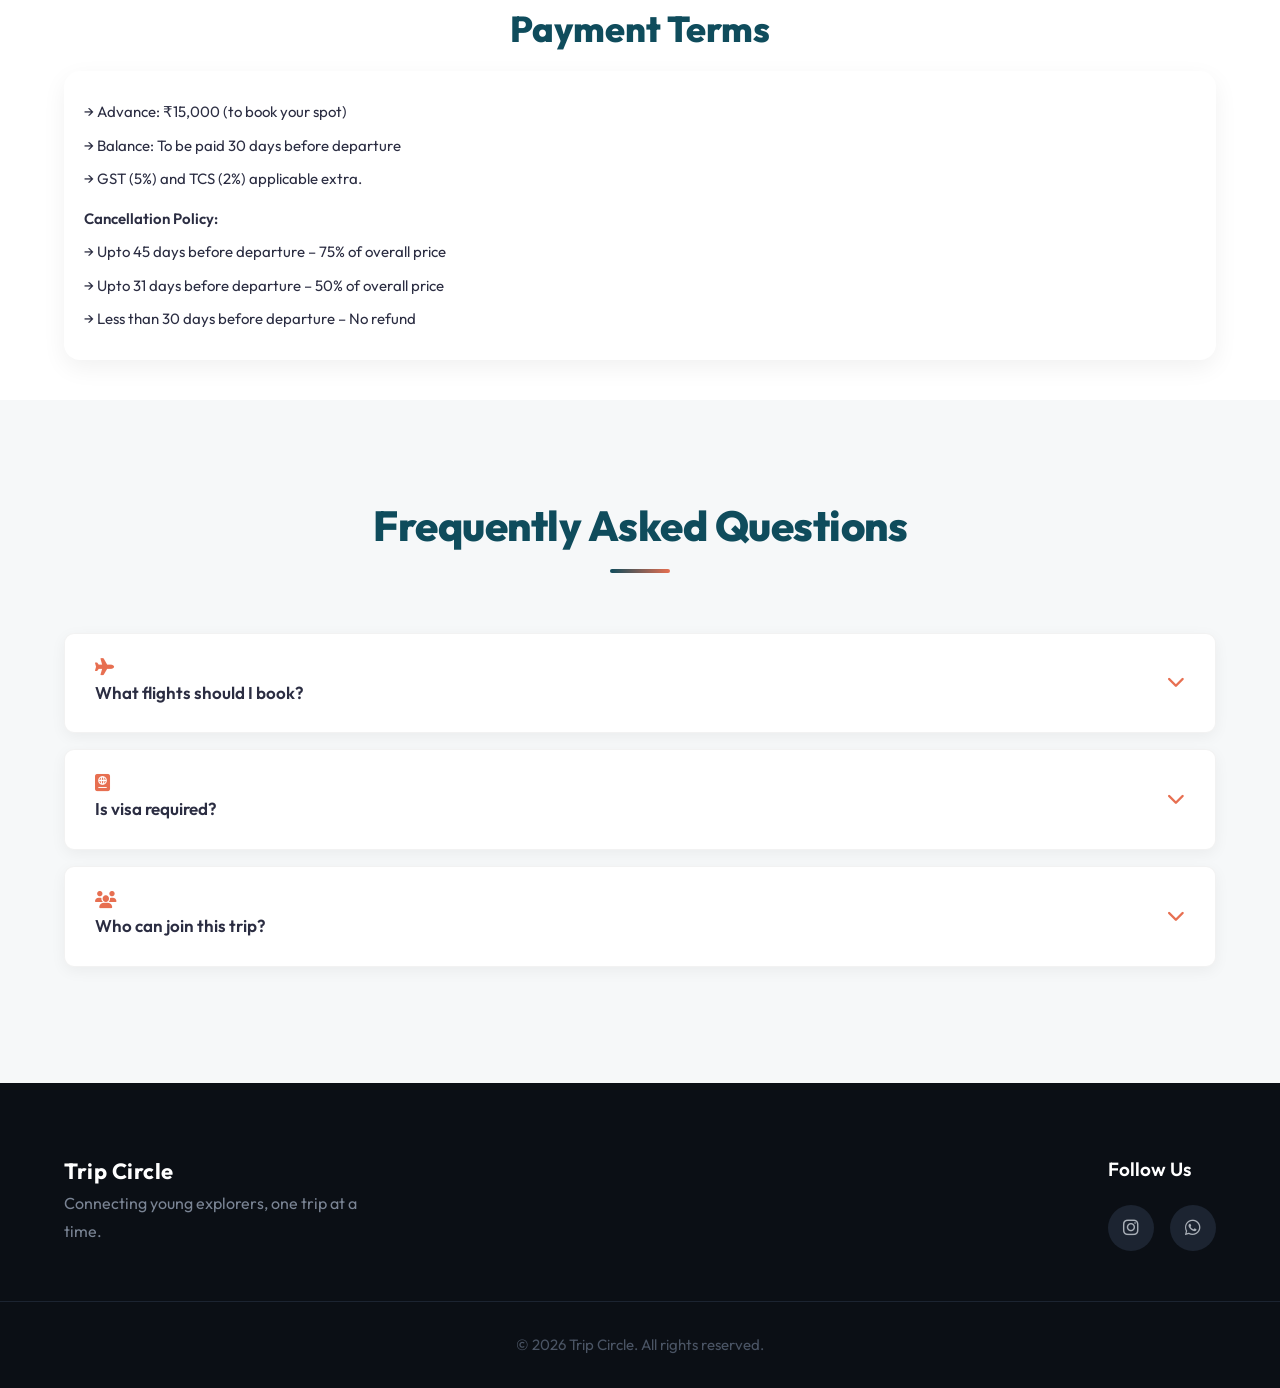
<file: vietnam.html>
<!DOCTYPE html>
<html lang="en">

<head>
    <meta charset="UTF-8">
    <meta name="viewport" content="width=device-width, initial-scale=1.0">
    <title>Vietnam City Hop - Trip Circle</title>
    <meta name="description" content="Vietnam City Hop: 8 Days across Ho Chi Minh City, Hoi An, Hanoi, and Halong Bay.">
    <link rel="preconnect" href="https://fonts.googleapis.com">
    <link rel="preconnect" href="https://fonts.gstatic.com" crossorigin>
    <link href="https://fonts.googleapis.com/css2?family=Outfit:wght@300;400;500;600;700;800&display=swap" rel="stylesheet">
    <link rel="stylesheet" href="https://cdnjs.cloudflare.com/ajax/libs/font-awesome/6.4.0/css/all.min.css">
    <link rel="stylesheet" href="style.css">
</head>

<body class="has-sticky-cta">

    <!-- NAVIGATION -->
    <nav class="navbar-inner">
        <div class="nav-container">
            <a href="index.html" class="logo-text-only" style="text-decoration: none;">Trip Circle</a>
            <div class="menu-toggle">☰</div>
            <div class="menu-overlay"></div>
            <ul class="nav-links">
                <li><a href="index.html">Home</a></li>
                <li><a href="trips.html" class="active">Trips</a></li>
                <li><a href="about.html">About</a></li>
            </ul>
        </div>
    </nav>

    <!-- PAGE HERO -->
    <div class="page-hero" style="background-image: url('images/vietnam.jpg');">
        <div class="page-hero-overlay"></div>
        <h1>Vietnam City Hop</h1>
        <p style="color: white; position: relative; z-index: 2; font-size: 20px; font-weight: 500; margin-top: 10px; letter-spacing: 0.5px;">&nbsp;</p>
    </div>

    <!-- QUICK INFO BAR -->
    <div class="quick-info-bar fade-up-load">
        <div class="quick-info-item">
            <span class="label">Duration</span>
            <span class="value">8 Days</span>
        </div>
        <div class="quick-info-item">
            <span class="label">Group Size</span>
            <span class="value">15–20 people</span>
        </div>
        <div class="quick-info-item">
            <span class="label">Stay</span>
            <span class="value">3/4 star hotels</span>
        </div>
        <div class="quick-info-item">
            <span class="label">Trip Type</span>
            <span class="value">Group Trip</span>
        </div>
    </div>

    <!-- ABOUT THIS TRIP -->
    <section class="section" style="padding-top: 80px;">
        <div class="container text-center fade-up">
            <h2 style="font-size: 32px; color: var(--primary); margin-bottom: 20px;">About This Trip</h2>
            <div class="title-underline" style="margin: 0 auto 30px;"></div>
            <p style="font-size: 19px; color: var(--text-muted); max-width: 800px; margin: 0 auto; line-height: 1.8;">
                Vietnam is one of those destinations that has become a must-visit in your 20s(or 30s)! It has the pace of Thailand while also offering unique experiences. Also, a paradise for coffee lovers - matcha lovers also would love the coffee here. Legend says that Indian cafe owners are taking long trips here to understand how the Vietnamese Cold Coffee is brewed!
            </p>
        </div>
    </section>

    <!-- BRIEF ITINERARY (ACCORDION) -->
    <section class="section">
        <div class="container fade-up">
            <div class="section-title">
                <h2>Brief Itinerary</h2>
                <div class="title-underline"></div>
            </div>
            
            <div class="dates-pricing-wrapper">
                <!-- Day 1 -->
                <div class="accordion-item">
                    <div class="accordion-header" onclick="toggleAccordion(this)">
                        <div class="accordion-date"><span style="color: var(--secondary); margin-right: 8px;">Day 1</span> – Arrival in Ho Chi Minh City</div>
                        <div class="accordion-btn"><i class="fas fa-chevron-down"></i></div>
                    </div>
                    <div class="accordion-body">
                        <div class="accordion-content">Land in the pulsating heart of southern Vietnam and transfer to your centrally located hotel. Freshen up and head out to capture the colonial grandeur of the Notre-Dame Cathedral and the historic Central Post Office. Explore the backpacker buzz of Bui Vien Walking Street — a neon corridor of open-air bars, live music, and local vendors.</div>
                    </div>
                </div>

                <!-- Day 2 -->
                <div class="accordion-item">
                    <div class="accordion-header" onclick="toggleAccordion(this)">
                        <div class="accordion-date"><span style="color: var(--secondary); margin-right: 8px;">Day 2</span> – Cu Chi Tunnels & City History</div>
                        <div class="accordion-btn"><i class="fas fa-chevron-down"></i></div>
                    </div>
                    <div class="accordion-body">
                        <div class="accordion-content">We visit the Cu Chi Tunnels — crawl through narrow passages, examine hidden trapdoors, and fire authentic period weapons at the shooting range. Ascend to a rooftop bar for sweeping panoramas of the Ho Chi Minh skyline.</div>
                    </div>
                </div>

                <!-- Day 3 -->
                <div class="accordion-item">
                    <div class="accordion-header" onclick="toggleAccordion(this)">
                        <div class="accordion-date"><span style="color: var(--secondary); margin-right: 8px;">Day 3</span> – Ho Chi Minh City to Hoi An</div>
                        <div class="accordion-btn"><i class="fas fa-chevron-down"></i></div>
                    </div>
                    <div class="accordion-body">
                        <div class="accordion-content">Fly north to Da Nang and transfer to the timeless Hoi An Ancient Town. We will stop by the Marble Mountains before checking into our hotel. In the evening, float a flower lantern down the Thu Bon River, browse the vibrant night market, and feast on Hoi An's signature dishes.</div>
                    </div>
                </div>

                <!-- Day 4 -->
                <div class="accordion-item">
                    <div class="accordion-header" onclick="toggleAccordion(this)">
                        <div class="accordion-date"><span style="color: var(--secondary); margin-right: 8px;">Day 4</span> – Ba Na Hills & the Golden Bridge</div>
                        <div class="accordion-btn"><i class="fas fa-chevron-down"></i></div>
                    </div>
                    <div class="accordion-body">
                        <div class="accordion-content">We head out on a day trip to Ba Na Hills where the crown jewel awaits: the Golden Bridge! Explore the French Village, and the Fantasy Park - the roller coaster and dashing cars are a must do!</div>
                    </div>
                </div>

                <!-- Day 5 -->
                <div class="accordion-item">
                    <div class="accordion-header" onclick="toggleAccordion(this)">
                        <div class="accordion-date"><span style="color: var(--secondary); margin-right: 8px;">Day 5</span> – Basket Boat Experience</div>
                        <div class="accordion-btn"><i class="fas fa-chevron-down"></i></div>
                    </div>
                    <div class="accordion-body">
                        <div class="accordion-content">We head out to the coconut palm-lined waterways of the Cam Thanh Village for a basket boat experience — spin in traditional round coracles through narrow canals. Cycle through Hoi An at golden hour, and maybe visit a local tailor to get a custom suit or dress made (a popular thing to do here).</div>
                    </div>
                </div>

                <!-- Day 6 -->
                <div class="accordion-item">
                    <div class="accordion-header" onclick="toggleAccordion(this)">
                        <div class="accordion-date"><span style="color: var(--secondary); margin-right: 8px;">Day 6</span> – Hoi An to Hanoi & Train Street</div>
                        <div class="accordion-btn"><i class="fas fa-chevron-down"></i></div>
                    </div>
                    <div class="accordion-body">
                        <div class="accordion-content">Fly north to Hanoi, check-in to the hotel right in the middle of the bustling Old Quarter. Freshen up and explore the 36 Streets Old Quarter. Later, we head to the hidden entrance of the infamous train street, where a train runs through a busy narrow market street!</div>
                    </div>
                </div>

                <!-- Day 7 -->
                <div class="accordion-item">
                    <div class="accordion-header" onclick="toggleAccordion(this)">
                        <div class="accordion-date"><span style="color: var(--secondary); margin-right: 8px;">Day 7</span> – Halong Bay Kayaking & Return to Hanoi</div>
                        <div class="accordion-btn"><i class="fas fa-chevron-down"></i></div>
                    </div>
                    <div class="accordion-body">
                        <div class="accordion-content">Board your junk cruise into Halong Bay — a UNESCO World Heritage Site. Settle into your cabin, enjoy a welcome lunch on deck, and kayak into hidden lagoons and sea caves accessible only by paddle. Head back to Hanoi and end the evening with some fresh beer.</div>
                    </div>
                </div>

                <!-- Day 8 -->
                <div class="accordion-item">
                    <div class="accordion-header" onclick="toggleAccordion(this)">
                        <div class="accordion-date"><span style="color: var(--secondary); margin-right: 8px;">Day 8</span> – Departure from Hanoi</div>
                        <div class="accordion-btn"><i class="fas fa-chevron-down"></i></div>
                    </div>
                    <div class="accordion-body">
                        <div class="accordion-content">After a final Vietnamese breakfast, transfer to Noi Bai International Airport carrying the full weight of Vietnam's beauty, history, and spirit.</div>
                    </div>
                </div>
            </div>
        </div>
    </section>

    <!-- INCLUSIONS & EXCLUSIONS -->
    <section class="section bg-light">
        <div class="container fade-up">
            <div class="section-title">
                <h2>What's Included?</h2>
                <div class="title-underline"></div>
            </div>
            
            <div class="tabs-container">
                <div class="tab-header">
                    <button class="tab-btn active" onclick="openTab(event, 'inclusions')"><i class="fas fa-check-circle" style="color: #2e7d32; margin-right: 8px;"></i> Inclusions</button>
                    <button class="tab-btn" onclick="openTab(event, 'exclusions')"><i class="fas fa-times-circle" style="color: #d32f2f; margin-right: 8px;"></i> Exclusions</button>
                </div>
                
                <!-- Tab: Inclusions -->
                <div id="inclusions" class="tabcontent active">
                    <ul class="tab-list inc">
                        <li><i class="fas fa-check"></i> Accommodation: 7 nights on twin-sharing basis</li>
                        <li><i class="fas fa-check"></i> 2 nights in Ho Chi Minh City (3–4 star hotel)</li>
                        <li><i class="fas fa-check"></i> 3 nights in Hoi An (3–4 star boutique hotel)</li>
                        <li><i class="fas fa-check"></i> 2 nights in Hanoi (3–4 star hotel)</li>
                        <li><i class="fas fa-check"></i> Meals: 7 breakfasts + lunch on Halong Bay cruise</li>
                        <li><i class="fas fa-check"></i> Transportation: Domestic flights (Ho Chi Minh City → Da Nang, Da Nang → Hanoi), all road transfers</li>
                        <li><i class="fas fa-check"></i> Activities:</li>
                        <li><i class="fas fa-check"></i> Cu Chi Tunnels guided tour</li>
                        <li><i class="fas fa-check"></i> Ba Na Hills cable car and Golden Bridge entry</li>
                        <li><i class="fas fa-check"></i> Basket boat and crab-fishing experience</li>
                        <li><i class="fas fa-check"></i> Marble Mountains guided climb</li>
                        <li><i class="fas fa-check"></i> Halong Bay junk cruise with kayaking and cave exploration</li>
                        <li><i class="fas fa-check"></i> Support: English-speaking trip leader and local guides throughout</li>
                    </ul>
                </div>
                
                <!-- Tab: Exclusions -->
                <div id="exclusions" class="tabcontent">
                    <ul class="tab-list exc">
                        <li><i class="fas fa-times"></i> International flights and airport transfers</li>
                        <li><i class="fas fa-times"></i> Vietnam e-visa fees and travel insurance</li>
                        <li><i class="fas fa-times"></i> Meals and beverages not specified in the itinerary</li>
                        <li><i class="fas fa-times"></i> Personal expenses: tips, laundry, shopping, phone bills</li>
                        <li><i class="fas fa-times"></i> Alcoholic beverages and personal snacks</li>
                        <li><i class="fas fa-times"></i> GST (5%) and TCS (2%) applicable extra</li>
                    </ul>
                </div>
            </div>
        </div>
    </section>


    <!-- IMPORTANT NOTES -->
    <section class="section">
        <div class="container fade-up">
            <div class="section-title">
                <h2>Important Notes</h2>
                <div class="title-underline"></div>
            </div>
            <div style="max-width: 800px; margin: 0 auto;">
                <ul class="tab-list exc">
                        <li><i class="fas fa-info-circle"></i> Vietnam e-visa required</li>
                        <li><i class="fas fa-info-circle"></i> Carry light clothing</li>
                        <li><i class="fas fa-info-circle"></i> Dress modestly in temples</li>
                        <li><i class="fas fa-info-circle"></i> Halong Bay depends on weather</li>
                    </ul>
            </div>
        </div>
    </section>

    <!-- DATES & PRICES ACCORDION -->
    <section class="dates-prices">
        <div class="container">
            <div class="section-title fade-up">
                <h2>Dates & Prices</h2>
                <div class="title-underline"></div>
            </div>
            
            <div class="dates-pricing-wrapper fade-up">
                
                <!-- Departure 1 -->
                <div class="accordion-item">
                    <div class="accordion-header" onclick="toggleAccordion(this)">
                        <div>
                            <div class="accordion-date"><i class="far fa-calendar-alt"></i> 04 Jul – 11 Jul</div>
                            <div class="accordion-status">Open</div>
                        </div>
                        <div class="accordion-btn">Check Price</div>
                    </div>
                    <div class="accordion-body">
                        <div class="accordion-content">
                            <div class="pricing-table-wrapper">
                                <table class="pricing-table">
                                    <thead>
                                        <tr>
                                            <th>Book Before</th>
                                            <th>Price (pp)</th>
                                        </tr>
                                    </thead>
                                    <tbody>
                                        <tr><td>5 May</td><td>₹60,000</td></tr>
                                        <tr><td>20 May</td><td>₹63,000</td></tr>
                                        <tr><td>4 Jun</td><td>₹66,000</td></tr>
                                    </tbody>
                                </table>
                            </div>
                            <div>GST (5%) and TCS (2%) applicable extra</div>
                        </div>
                        <div style="display: flex; gap: 15px; margin-top: 24px; flex-wrap: wrap;">
                            <a href="https://wa.me/919480068906" class="btn btn-secondary" style="flex: 1; min-width: 200px; justify-content: center;" target="_blank"><i class="fab fa-whatsapp"></i> Enquire on WhatsApp</a>
                            <a href="https://forms.gle/ajJf6RtngLu6pWBg6" class="btn btn-primary" style="flex: 1; min-width: 200px; justify-content: center;" target="_blank">Reserve Your Spot</a>
                        </div>
                    </div>
                </div>

                <!-- Departure 2 -->
                <div class="accordion-item">
                    <div class="accordion-header" onclick="toggleAccordion(this)">
                        <div>
                            <div class="accordion-date"><i class="far fa-calendar-alt"></i> 12 Sep – 19 Sep</div>
                            <div class="accordion-status">Open</div>
                        </div>
                        <div class="accordion-btn">Check Price</div>
                    </div>
                    <div class="accordion-body">
                        <div class="accordion-content">
                            <div class="pricing-table-wrapper">
                                <table class="pricing-table">
                                    <thead>
                                        <tr>
                                            <th>Book Before</th>
                                            <th>Price (pp)</th>
                                        </tr>
                                    </thead>
                                    <tbody>
                                        <tr><td>14 Jul</td><td>₹60,000</td></tr>
                                        <tr><td>29 Jul</td><td>₹63,000</td></tr>
                                        <tr><td>13 Aug</td><td>₹66,000</td></tr>
                                    </tbody>
                                </table>
                            </div>
                            <div>GST (5%) and TCS (2%) applicable extra</div>
                        </div>
                        <div style="display: flex; gap: 15px; margin-top: 24px; flex-wrap: wrap;">
                            <a href="https://wa.me/919480068906" class="btn btn-secondary" style="flex: 1; min-width: 200px; justify-content: center;" target="_blank"><i class="fab fa-whatsapp"></i> Enquire on WhatsApp</a>
                            <a href="https://forms.gle/ajJf6RtngLu6pWBg6" class="btn btn-primary" style="flex: 1; min-width: 200px; justify-content: center;" target="_blank">Reserve Your Spot</a>
                        </div>
                    </div>
                </div>

                <!-- Departure 3 -->
                <div class="accordion-item">
                    <div class="accordion-header" onclick="toggleAccordion(this)">
                        <div>
                            <div class="accordion-date"><i class="far fa-calendar-alt"></i> 17 Oct – 24 Oct</div>
                            <div class="accordion-status">Open</div>
                        </div>
                        <div class="accordion-btn">Check Price</div>
                    </div>
                    <div class="accordion-body">
                        <div class="accordion-content">
                            <div class="pricing-table-wrapper">
                                <table class="pricing-table">
                                    <thead>
                                        <tr>
                                            <th>Book Before</th>
                                            <th>Price (pp)</th>
                                        </tr>
                                    </thead>
                                    <tbody>
                                        <tr><td>18 Aug</td><td>₹60,000</td></tr>
                                        <tr><td>2 Sep</td><td>₹63,000</td></tr>
                                        <tr><td>17 Sep</td><td>₹66,000</td></tr>
                                    </tbody>
                                </table>
                            </div>
                            <div>GST (5%) and TCS (2%) applicable extra</div>
                        </div>
                        <div style="display: flex; gap: 15px; margin-top: 24px; flex-wrap: wrap;">
                            <a href="https://wa.me/919480068906" class="btn btn-secondary" style="flex: 1; min-width: 200px; justify-content: center;" target="_blank"><i class="fab fa-whatsapp"></i> Enquire on WhatsApp</a>
                            <a href="https://forms.gle/ajJf6RtngLu6pWBg6" class="btn btn-primary" style="flex: 1; min-width: 200px; justify-content: center;" target="_blank">Reserve Your Spot</a>
                        </div>
                    </div>
                </div>

                <!-- Departure 4 -->
                <div class="accordion-item">
                    <div class="accordion-header" onclick="toggleAccordion(this)">
                        <div>
                            <div class="accordion-date"><i class="far fa-calendar-alt"></i> 25 Dec – 1 Jan</div>
                            <div class="accordion-status">Open</div>
                        </div>
                        <div class="accordion-btn">Check Price</div>
                    </div>
                    <div class="accordion-body">
                        <div class="accordion-content">
                            <div class="pricing-table-wrapper">
                                <table class="pricing-table">
                                    <thead>
                                        <tr>
                                            <th>Book Before</th>
                                            <th>Price (pp)</th>
                                        </tr>
                                    </thead>
                                    <tbody>
                                        <tr><td>13 Oct</td><td>₹70,000</td></tr>
                                        <tr><td>28 Oct</td><td>₹74,000</td></tr>
                                        <tr><td>12 Nov</td><td>₹77,000</td></tr>
                                    </tbody>
                                </table>
                            </div>
                            <div>GST (5%) and TCS (2%) applicable extra</div>
                        </div>
                        <div style="display: flex; gap: 15px; margin-top: 24px; flex-wrap: wrap;">
                            <a href="https://wa.me/919480068906" class="btn btn-secondary" style="flex: 1; min-width: 200px; justify-content: center;" target="_blank"><i class="fab fa-whatsapp"></i> Enquire on WhatsApp</a>
                            <a href="https://forms.gle/ajJf6RtngLu6pWBg6" class="btn btn-primary" style="flex: 1; min-width: 200px; justify-content: center;" target="_blank">Reserve Your Spot</a>
                        </div>
                    </div>
                </div>

            </div>

            <!-- GLOBAL CTA -->
            <div class="text-center fade-up" style="margin-top: 50px;">
                <h3 style="font-size: 24px; color: var(--primary); margin-bottom: 20px;">Ready to Book? Let's Talk!</h3>
                <div style="display: flex; gap: 15px; justify-content: center; flex-wrap: wrap;">
                    <a href="https://wa.me/919480068906" class="btn btn-secondary pulse-anim" style="padding: 14px 30px; font-size: 16px; border-radius: 50px; display: inline-flex; align-items: center; gap: 8px;" target="_blank"><i class="fab fa-whatsapp"></i> Chat on WhatsApp</a>
                    <a href="https://forms.gle/ajJf6RtngLu6pWBg6" class="btn btn-primary" style="padding: 14px 30px; font-size: 16px; border-radius: 50px;" target="_blank">Reserve Your Spot</a>
                </div>
            </div>
        </div>
    </section>

    <section class="payment-terms-section">
        <div class="container">
            <h2>Payment Terms</h2>
            <div class="payment-box">
                <!-- PAYMENT_TERMS_DYNAMIC -->
            </div>
        </div>
    </section>

    <!-- FAQ SECTION -->
    <section class="section bg-light">
        <div class="container fade-up">
            <div class="section-title">
                <h2>Frequently Asked Questions</h2>
                <div class="title-underline"></div>
            </div>
            <div class="dates-pricing-wrapper">
                
                

                <div class="accordion-item">
                    <div class="accordion-header" onclick="toggleAccordion(this)">
                        <div class="accordion-date" style="font-size: 17px; font-weight: 600;"><i class="fas fa-plane" style="color: var(--secondary);"></i> What flights should I book?</div>
                        <div class="accordion-btn" style="border: none; padding: 0;"><i class="fas fa-chevron-down" style="font-size: 18px;"></i></div>
                    </div>
                    <div class="accordion-body">
                        <div class="accordion-content">Book your flights to Ho Chi Minh City and outbound from Hanoi. Our team will guide you on the flight timings.</div>
                    </div>
                </div>

                <div class="accordion-item">
                    <div class="accordion-header" onclick="toggleAccordion(this)">
                        <div class="accordion-date" style="font-size: 17px; font-weight: 600;"><i class="fas fa-passport" style="color: var(--secondary);"></i> Is visa required?</div>
                        <div class="accordion-btn" style="border: none; padding: 0;"><i class="fas fa-chevron-down" style="font-size: 18px;"></i></div>
                    </div>
                    <div class="accordion-body">
                        <div class="accordion-content">Indian passport holders need a visa for Vietnam. Our team will guide you through the process.</div>
                    </div>
                </div>

                <div class="accordion-item">
                    <div class="accordion-header" onclick="toggleAccordion(this)">
                        <div class="accordion-date" style="font-size: 17px; font-weight: 600;"><i class="fas fa-users" style="color: var(--secondary);"></i> Who can join this trip?</div>
                        <div class="accordion-btn" style="border: none; padding: 0;"><i class="fas fa-chevron-down" style="font-size: 18px;"></i></div>
                    </div>
                    <div class="accordion-body">
                        <div class="accordion-content">Join solo, with a partner, friends, or family — either way you’ll have a great experience.</div>
                    </div>
                </div>

            </div>
        </div>
    </section>

    <!-- FOOTER -->
    <footer class="footer">
        <div class="container footer-content">
            <div class="brand">
                <div class="logo-text-only">Trip Circle</div>
                <p>Connecting young explorers, one trip at a time.</p>
            </div>
            <div class="links">
                <p>Follow Us</p>
                <div class="socials">
                    <a href="https://www.instagram.com/trip.circle?igsh=MXNuM3I5YWVoNGF1Mg==" target="_blank" rel="noopener noreferrer"><i class="fab fa-instagram"></i></a>
                    <a href="https://whatsapp.com/channel/0029VbBq3bUJkK7CwxouRG3i" target="_blank" rel="noopener noreferrer"><i class="fab fa-whatsapp"></i></a>
                </div>
            </div>
        </div>
        <div class="copyright">&copy; 2026 Trip Circle. All rights reserved.</div>
    </footer>

    <!-- STICKY MOBILE CTA -->
    <div class="sticky-mobile-cta">
        <div style="display: flex; gap: 10px;">
            <a href="https://wa.me/919480068906" class="btn btn-secondary pulse-anim" style="flex: 1; padding: 14px; font-size: 15px; justify-content: center; text-align: center;" target="_blank"><i class="fab fa-whatsapp"></i> Chat</a>
            <a href="https://forms.gle/ajJf6RtngLu6pWBg6" class="btn btn-primary" style="flex: 1; padding: 14px; font-size: 15px; justify-content: center; text-align: center;" target="_blank">Reserve Your Spot</a>
        </div>
    </div>

    <!-- JS SCRIPTS -->
    <script>
        function applyDynamicWhatsAppLinks() {
            const baseWhatsAppUrl = "https://wa.me/919480068906";
            const defaultTripName = (document.querySelector(".page-hero h1, .hero h1, h1")?.textContent || document.title || "Trip")
                .replace(/\s*-\s*Trip Circle\s*$/i, "")
                .trim();

            document.querySelectorAll("a[href*=\"wa.me/919480068906\"]").forEach(link => {
                let tripName = defaultTripName;
                const tripCard = link.closest(".trip-card, .trip-item, .destination-card, .card");
                const heading = tripCard ? tripCard.querySelector("h2, h3, h4") : null;
                if (heading && heading.textContent.trim()) {
                    tripName = heading.textContent.trim();
                }

                const message = "Hi Trip Circle, I'm interested in " + tripName + ". Please share details.";
                link.href = baseWhatsAppUrl + "?text=" + encodeURIComponent(message);
            });
        }

        document.addEventListener('DOMContentLoaded', () => {
            applyDynamicWhatsAppLinks();
            const observer = new IntersectionObserver((entries, obs) => {
                entries.forEach(entry => {
                    if (entry.isIntersecting) {
                        entry.target.classList.add('visible');
                        obs.unobserve(entry.target);
                    }
                });
            }, { threshold: 0.12 });
            document.querySelectorAll('.fade-up, .fade-up-load').forEach(el => observer.observe(el));
        });

        function toggleAccordion(header) {
            const item = header.parentElement;
            const body = item.querySelector('.accordion-body');
            
            item.classList.toggle('active');
            
            if (item.classList.contains('active')) {
                body.style.maxHeight = body.scrollHeight + "px";
                setTimeout(() => {
                    item.scrollIntoView({ behavior: 'smooth', block: 'nearest' });
                }, 300);
            } else {
                body.style.maxHeight = null;
            }
        }

        function openTab(evt, tabName) {
            var i, tabcontent, tablinks;
            tabcontent = document.getElementsByClassName("tabcontent");
            for (i = 0; i < tabcontent.length; i++) {
                tabcontent[i].style.display = "none";
                tabcontent[i].classList.remove("active");
            }
            tablinks = document.getElementsByClassName("tab-btn");
            for (i = 0; i < tablinks.length; i++) {
                tablinks[i].className = tablinks[i].className.replace(" active", "");
            }
            document.getElementById(tabName).style.display = "block";
            
            // Add slight delay to trigger opacity transition
            setTimeout(() => {
                document.getElementById(tabName).classList.add("active");
            }, 10);
            
            evt.currentTarget.className += " active";
        }

        const menu = document.querySelector(".nav-links");
        const overlay = document.querySelector(".menu-overlay");
        const menuToggle = document.querySelector(".menu-toggle");

        if (menuToggle && menu && overlay) {
            menuToggle.onclick = () => {
                menu.classList.toggle("active");
                overlay.classList.toggle("active");
            };

            overlay.onclick = () => {
                menu.classList.remove("active");
                overlay.classList.remove("active");
            };

            document.querySelectorAll(".nav-links a").forEach(link => {
                link.addEventListener("click", () => {
                    menu.classList.remove("active");
                    overlay.classList.remove("active");
                });
            });
        }
    </script>
    <script src="script.js"></script>
</body>
</html>
</file>
<file: style.css>
/* ==========================================================================
   CSS VARIABLES & BASE STYLES
   ========================================================================== */
:root {
    --primary: #0f4c5c;
    --primary-dark: #093440;
    --secondary: #e76f51;
    --secondary-light: #f4a261;
    --text-main: #2b2d42;
    --text-muted: #6c757d;
    --bg-light: #f6f8f9;
    --bg-newsletter: linear-gradient(135deg, #eef2f5 0%, #ffffff 100%);
    --bg-white: #ffffff;
    --font-main: 'Outfit', sans-serif;
    --border-radius: 16px;
    --border-radius-sm: 10px;
    --transition: all 0.35s cubic-bezier(0.25, 0.8, 0.25, 1);
    --shadow-sm: 0 4px 15px rgba(0, 0, 0, 0.05);
    --shadow-md: 0 12px 35px rgba(0, 0, 0, 0.08);
    --shadow-lg: 0 25px 50px rgba(0, 0, 0, 0.12);
}

* {
    margin: 0;
    padding: 0;
    box-sizing: border-box;
}

html {
    scroll-behavior: smooth;
}

body {
    font-family: var(--font-main);
    color: var(--text-main);
    background-color: var(--bg-white);
    line-height: 1.7;
    overflow-x: hidden;
    -webkit-font-smoothing: antialiased;
}

h1, h2, h3, h4 {
    font-weight: 700;
    line-height: 1.25;
    color: var(--text-main);
}

a {
    text-decoration: none;
    color: inherit;
    transition: var(--transition);
}

img {
    max-width: 100%;
    display: block;
    object-fit: cover;
}

/* ==========================================================================
   SCROLL ANIMATIONS (Intersection Observer)
   ========================================================================== */
.fade-up {
    opacity: 0;
    transform: translateY(40px);
    transition: opacity 0.8s cubic-bezier(0.16, 1, 0.3, 1), transform 0.8s cubic-bezier(0.16, 1, 0.3, 1);
    will-change: opacity, transform;
}

.fade-up.visible {
    opacity: 1;
    transform: translateY(0);
}

.fade-in {
    animation: fadeIn 1.5s ease forwards;
}

.fade-up-load {
    animation: fadeUpLoad 1.2s cubic-bezier(0.16, 1, 0.3, 1) forwards;
}

@keyframes fadeIn {
    0%   { opacity: 0; }
    100% { opacity: 1; }
}

@keyframes fadeUpLoad {
    0%   { opacity: 0; transform: translateY(30px); }
    100% { opacity: 1; transform: translateY(0); }
}

/* ==========================================================================
   UTILITIES
   ========================================================================== */
.container {
    max-width: 1200px;
    margin: 0 auto;
    padding: 0 24px;
}

.section {
    padding: 100px 0;
}

.section-title {
    text-align: center;
    margin-bottom: 60px;
}

.section-title h2 {
    font-size: 42px;
    font-weight: 800;
    margin-bottom: 14px;
    color: var(--primary);
    letter-spacing: -0.5px;
}

.section-title p {
    font-size: 19px;
    color: var(--text-muted);
}

.payment-terms-section {
    margin-top: 40px;
    margin-bottom: 40px;
}

.payment-terms-section h2 {
    font-size: 36px;
    font-weight: 800;
    color: var(--primary);
    margin-bottom: 20px;
    text-align: center;
}

.payment-box {
    background: #fff;
    border-radius: 16px;
    padding: 20px;
    box-shadow: 0 8px 24px rgba(0, 0, 0, 0.06);
}

.payment-box p {
    margin: 8px 0;
    font-size: 15px;
}

.title-underline {
    width: 60px;
    height: 4px;
    background: linear-gradient(to right, var(--primary), var(--secondary));
    border-radius: 2px;
    margin: 16px auto 0;
}

.bg-light {
    background-color: var(--bg-light);
}

.text-center {
    text-align: center;
}

.about-trip {
    padding: 80px 0 40px;
}

.about-trip .container {
    text-align: center;
}

.about-trip h2 {
    font-size: 32px;
    color: var(--primary);
    margin-bottom: 12px;
}

.about-trip p {
    max-width: 820px;
    margin: 0 auto;
    font-size: 18px;
    color: var(--text-muted);
    line-height: 1.7;
}

/* ==========================================================================
   BUTTONS
   ========================================================================== */
.btn {
    display: inline-flex;
    align-items: center;
    justify-content: center;
    gap: 10px;
    padding: 16px 32px;
    border-radius: 50px;
    font-family: var(--font-main);
    font-weight: 600;
    font-size: 17px;
    cursor: pointer;
    border: none;
    transition: transform 0.3s cubic-bezier(0.25, 0.8, 0.25, 1), box-shadow 0.3s ease, background 0.3s ease;
    white-space: nowrap;
}

.btn i {
    font-size: 18px;
}

.btn-primary {
    background: var(--secondary);
    color: #fff;
    box-shadow: 0 8px 25px rgba(231, 111, 81, 0.35);
}

.btn-primary:hover {
    background: #d65536;
    transform: translateY(-4px);
    box-shadow: 0 12px 30px rgba(231, 111, 81, 0.45);
}

.btn-outline {
    background: transparent;
    color: #fff;
    border: 2px solid rgba(255, 255, 255, 0.8);
    backdrop-filter: blur(5px);
}

.btn-outline:hover {
    background: rgba(255, 255, 255, 0.15);
    border-color: #fff;
    transform: translateY(-2px);
}

.btn-secondary {
    background: var(--primary);
    color: #fff;
    box-shadow: 0 6px 20px rgba(15, 76, 92, 0.25);
}

.btn-secondary:hover {
    background: var(--primary-dark);
    transform: translateY(-3px);
    box-shadow: 0 10px 25px rgba(15, 76, 92, 0.35);
}

.btn-cta {
    background: var(--secondary);
    color: white;
    padding: 22px 50px;
    font-size: 19px;
    box-shadow: 0 8px 30px rgba(231, 111, 81, 0.4);
}

.btn-cta:hover {
    background: #d65536;
    transform: translateY(-4px);
}

.btn-block {
    display: flex;
    width: 100%;
    margin-top: 24px;
    padding: 14px;
    border-radius: 12px;
    font-size: 16px;
}

.pulse-anim {
    animation: pulse 2.5s infinite;
}

@keyframes pulse {
    0%   { box-shadow: 0 0 0 0 rgba(231, 111, 81, 0.6); }
    70%  { box-shadow: 0 0 0 16px rgba(231, 111, 81, 0); }
    100% { box-shadow: 0 0 0 0 rgba(231, 111, 81, 0); }
}

/* ==========================================================================
   NAVIGATION
   ========================================================================== */
.navbar {
    position: absolute;
    top: 0;
    width: 100%;
    z-index: 100;
    padding: 24px 0;
    background: linear-gradient(to bottom, rgba(0,0,0,0.6), transparent);
}

.nav-container {
    max-width: 1200px;
    margin: 0 auto;
    padding: 0 24px;
    display: flex;
    justify-content: space-between;
    align-items: center;
}

.logo {
    display: flex;
    align-items: center;
    gap: 10px;
    text-decoration: none;
}

.nav-links {
    list-style: none;
    display: flex;
    gap: 36px;
}

.nav-links a {
    color: rgba(255,255,255,0.95);
    font-weight: 500;
    font-size: 15px;
    text-transform: uppercase;
    letter-spacing: 0.5px;
    position: relative;
}

.nav-links a::after {
    content: '';
    position: absolute;
    bottom: -6px;
    left: 0;
    width: 0;
    height: 2px;
    background: var(--secondary-light);
    border-radius: 2px;
    transition: width 0.3s ease;
}

.nav-links a:hover::after,
.nav-links a.active::after {
    width: 100%;
}

.nav-links a:hover,
.nav-links a.active {
    color: var(--secondary-light);
}

/* ==========================================================================
   HERO BLOCKS
   ========================================================================== */
.hero {
    position: relative;
    height: 100vh;
    min-height: 680px;
    display: flex;
    align-items: center;
    justify-content: center;
    text-align: center;
    background-image: url('https://images.unsplash.com/photo-1539635278303-d4002c07eae3?auto=format&fit=crop&w=1920&q=80');
    background-size: cover;
    background-position: center;
}

.hero-overlay {
    position: absolute;
    inset: 0;
    background: linear-gradient(to bottom, rgba(15, 76, 92, 0.85) 0%, rgba(0, 0, 0, 0.4) 100%);
    z-index: 1;
}

.hero-content {
    position: relative;
    z-index: 2;
    max-width: 900px;
    color: #fff;
    padding: 0 24px;
}

.hero h1 {
    font-size: 76px;
    font-weight: 800;
    margin-bottom: 20px;
    color: #fff;
    letter-spacing: -1.5px;
    text-shadow: 0 4px 20px rgba(0,0,0,0.3);
}

.hero p {
    font-size: 24px;
    font-weight: 400;
    margin-bottom: 50px;
    color: rgba(255, 255, 255, 0.95);
    text-shadow: 0 2px 10px rgba(0,0,0,0.2);
}

.hero-actions {
    display: flex;
    justify-content: center;
    gap: 24px;
}

/* INNER PAGE NAVBAR (solid, non-transparent) */
.navbar-inner {
    position: relative;
    top: 0;
    width: 100%;
    z-index: 100;
    padding: 20px 0;
    background: var(--primary-dark);
    box-shadow: 0 2px 20px rgba(0,0,0,0.25);
}

.navbar-inner .nav-container {
    max-width: 1200px;
    margin: 0 auto;
    padding: 0 24px;
    display: flex;
    justify-content: space-between;
    align-items: center;
}

.navbar-inner .logo {
    font-size: 24px;
    font-weight: 800;
    color: #fff;
    text-decoration: none;
    letter-spacing: 0.5px;
}

.navbar-inner .nav-links {
    list-style: none;
    display: flex;
    gap: 36px;
}

.navbar-inner .nav-links a {
    color: rgba(255,255,255,0.85);
    font-weight: 500;
    font-size: 15px;
    text-transform: uppercase;
    letter-spacing: 0.5px;
    position: relative;
    text-decoration: none;
}

.navbar-inner .nav-links a::after {
    content: '';
    position: absolute;
    bottom: -6px;
    left: 0;
    width: 0;
    height: 2px;
    background: var(--secondary-light);
    border-radius: 2px;
    transition: width 0.3s ease;
}

.navbar-inner .nav-links a:hover::after,
.navbar-inner .nav-links a.active::after {
    width: 100%;
}

.navbar-inner .nav-links a:hover,
.navbar-inner .nav-links a.active {
    color: var(--secondary-light);
}

/* INTERNAL PAGE HERO */
.page-hero {
    position: relative;
    height: 320px;
    display: flex;
    align-items: center;
    justify-content: center;
    text-align: center;
    background-image: url('https://images.unsplash.com/photo-1469854523086-cc02fe5d8800?auto=format&fit=crop&w=1920&q=80');
    background-size: cover;
    background-position: center;
}

.page-hero-overlay {
    position: absolute;
    inset: 0;
    background: linear-gradient(160deg, rgba(9, 52, 64, 0.9) 0%, rgba(15, 76, 92, 0.75) 100%);
    z-index: 1;
}

.page-hero h1 {
    position: relative;
    z-index: 2;
    font-size: 48px;
    font-weight: 800;
    color: #fff;
    letter-spacing: -0.5px;
    margin-top: 40px;
}

/* ==========================================================================
   ABOUT SECTION
   ========================================================================== */
.about .about-card {
    background: #fff;
    border-radius: var(--border-radius);
    padding: 70px 80px;
    box-shadow: var(--shadow-md);
    max-width: 820px;
    margin: 0 auto;
    border-top: 6px solid var(--primary);
    text-align: center;
}

.about-icon {
    font-size: 40px;
    color: var(--secondary-light);
    margin-bottom: 24px;
}

.about-content {
    max-width: 680px;
    margin: 0 auto;
}

.about-content p {
    font-size: 18px;
    color: var(--text-main);
    margin-bottom: 20px;
    line-height: 1.8;
}

.about-content p:last-child {
    margin-bottom: 0;
}

.highlight-inline {
    font-weight: 700;
    color: var(--primary);
    position: relative;
    z-index: 1;
}

.highlight-inline::before {
    content: '';
    position: absolute;
    bottom: 2px;
    left: 0;
    width: 100%;
    height: 8px;
    background: rgba(244, 162, 97, 0.3);
    z-index: -1;
    border-radius: 4px;
}

.highlight-text {
    font-weight: 600 !important;
    font-size: 19px !important;
    background: var(--bg-light);
    padding: 20px 24px;
    border-radius: var(--border-radius-sm);
    color: var(--primary) !important;
    margin-top: 30px !important;
    display: inline-block;
    border: 1px solid rgba(15, 76, 92, 0.1);
}

/* ==========================================================================
   UPCOMING TRIPS SECTION
   ========================================================================== */
.trips-grid {
    display: grid;
    grid-template-columns: repeat(auto-fit, minmax(280px, 1fr));
    gap: 36px;
}

.trip-card {
    background: var(--bg-white);
    border-radius: var(--border-radius);
    overflow: hidden;
    box-shadow: var(--shadow-sm);
    transition: transform 0.4s cubic-bezier(0.25, 0.8, 0.25, 1), box-shadow 0.4s ease;
    display: flex;
    flex-direction: column;
}

.trip-card:hover {
    transform: translateY(-12px);
    box-shadow: var(--shadow-lg);
}

.trip-img {
    position: relative;
    height: 230px;
    overflow: hidden;
}

.trip-img img {
    height: 100%;
    width: 100%;
    transition: transform 0.6s cubic-bezier(0.25, 0.8, 0.25, 1);
}

.trip-card:hover .trip-img img {
    transform: scale(1.1);
}

.trip-badge {
    position: absolute;
    top: 16px;
    right: 16px;
    padding: 6px 14px;
    border-radius: 8px;
    font-size: 13px;
    font-weight: 700;
    text-transform: uppercase;
    letter-spacing: 0.5px;
    z-index: 2;
    box-shadow: 0 4px 10px rgba(0,0,0,0.2);
}

.badge-hot {
    background: linear-gradient(135deg, #ff416c 0%, #ff4b2b 100%);
    color: white;
}

.badge-warn {
    background: var(--secondary);
    color: white;
}

.badge-danger {
    background: #111;
    color: white;
}

.trip-content {
    padding: 30px;
    flex-grow: 1;
    display: flex;
    flex-direction: column;
}

.trip-header {
    margin-bottom: 16px;
}

.trip-header h3 {
    font-size: 24px;
    color: var(--primary);
}

.trip-details {
    list-style: none;
    margin-bottom: 10px;
    flex-grow: 1;
}

.trip-details li {
    display: flex;
    align-items: flex-start;
    gap: 12px;
    color: var(--text-muted);
    font-size: 15.5px;
}

.trip-details li i {
    color: var(--secondary-light);
    width: 20px;
    text-align: center;
    margin-top: 4px;
}

.explore-all-wrap {
    text-align: center;
    margin-top: 60px;
}

/* ==========================================================================
   GALLERY PAGE GRID
   ========================================================================== */
.gallery-page-grid {
    display: grid;
    grid-template-columns: repeat(auto-fill, minmax(280px, 1fr));
    gap: 20px;
}

/* GALLERY ITEMS */
.gallery-item {
    position: relative;
    border-radius: var(--border-radius-sm);
    overflow: hidden;
    height: 280px;
    cursor: pointer;
}

.gallery-item img {
    width: 100%;
    height: 100%;
    object-fit: cover;
    transition: transform 0.5s cubic-bezier(0.25, 0.8, 0.25, 1);
}

.gallery-item-overlay {
    position: absolute;
    inset: 0;
    background: rgba(15, 76, 92, 0.72);
    display: flex;
    align-items: center;
    justify-content: center;
    opacity: 0;
    transition: opacity 0.3s ease;
}

.gallery-item-overlay span {
    color: #fff;
    font-weight: 600;
    font-size: 16px;
    display: flex;
    align-items: center;
    gap: 8px;
    transform: translateY(16px);
    transition: transform 0.4s cubic-bezier(0.25, 0.8, 0.25, 1);
}

.gallery-item:hover img {
    transform: scale(1.08);
}

.gallery-item:hover .gallery-item-overlay {
    opacity: 1;
}

.gallery-item:hover .gallery-item-overlay span {
    transform: translateY(0);
}

/* INSTAGRAM PREVIEW SECTION */
.insta-grid {
    display: grid;
    grid-template-columns: repeat(3, 1fr);
    gap: 16px;
    margin-bottom: 50px;
}

.insta-item {
    position: relative;
    border-radius: var(--border-radius-sm);
    overflow: hidden;
    height: 280px;
    cursor: pointer;
}

.insta-item img {
    width: 100%;
    height: 100%;
    transition: transform 0.5s cubic-bezier(0.25, 0.8, 0.25, 1);
}

.insta-overlay {
    position: absolute;
    inset: 0;
    background: rgba(15, 76, 92, 0.7);
    display: flex;
    align-items: center;
    justify-content: center;
    opacity: 0;
    transition: opacity 0.3s ease;
}

.insta-overlay span {
    color: #fff;
    font-weight: 600;
    font-size: 18px;
    display: flex;
    align-items: center;
    gap: 8px;
    transform: translateY(20px);
    transition: transform 0.4s cubic-bezier(0.25, 0.8, 0.25, 1);
}

.insta-item:hover img {
    transform: scale(1.08);
}

.insta-item:hover .insta-overlay {
    opacity: 1;
}

.insta-item:hover .insta-overlay span {
    transform: translateY(0);
}

/* ==========================================================================
   REVIEWS SECTION
   ========================================================================== */
.reviews-grid {
    display: grid;
    grid-template-columns: repeat(auto-fit, minmax(300px, 1fr));
    gap: 34px;
}

.review-card {
    background: var(--bg-white);
    border-radius: var(--border-radius);
    padding: 40px 36px;
    box-shadow: var(--shadow-sm);
    border-top: 5px solid var(--primary);
    transition: transform 0.4s ease, box-shadow 0.4s ease;
    display: flex;
    flex-direction: column;
    gap: 22px;
}

.review-card:hover {
    transform: translateY(-8px);
    box-shadow: var(--shadow-md);
}

.stars i {
    color: #f4a261;
    font-size: 18px;
    margin-right: 2px;
}

.review-text {
    font-size: 17px;
    color: var(--text-main);
    line-height: 1.8;
    font-style: italic;
    flex: 1;
}

.reviewer {
    display: flex;
    align-items: center;
    gap: 16px;
}

.reviewer-initial {
    width: 50px;
    height: 50px;
    border-radius: 50%;
    background: linear-gradient(135deg, var(--primary), var(--secondary-light));
    color: #fff;
    display: flex;
    align-items: center;
    justify-content: center;
    font-weight: 700;
    font-size: 20px;
}

.reviewer-info h4 {
    font-size: 17px;
    margin-bottom: 2px;
}

.reviewer-info span {
    font-size: 14px;
    color: var(--text-muted);
}

/* ==========================================================================
   NEWSLETTER SECTION
   ========================================================================== */
.newsletter {
    background: var(--bg-newsletter);
}

.newsletter .newsletter-card {
    background: rgba(255, 255, 255, 0.95);
    backdrop-filter: blur(10px);
    border-radius: var(--border-radius);
    padding: 70px 80px;
    box-shadow: var(--shadow-md);
    max-width: 800px;
    margin: 0 auto;
    text-align: center;
    border: 1px solid rgba(255,255,255,1);
}

.newsletter-form {
    display: flex;
    gap: 16px;
    justify-content: center;
    flex-wrap: wrap;
}

.form-input {
    flex: 1;
    min-width: 280px;
    padding: 16px 24px;
    border: 2px solid #e0e6ea;
    border-radius: 50px;
    font-family: var(--font-main);
    font-size: 17px;
    color: var(--text-main);
    background: #fff;
    outline: none;
    transition: all 0.3s ease;
}

.form-input:focus {
    border-color: var(--primary);
    box-shadow: 0 0 0 5px rgba(15, 76, 92, 0.1);
}

.success-msg {
    display: none;
    background: #d4edda;
    color: #155724;
    padding: 16px;
    border-radius: 12px;
    font-weight: 600;
    font-size: 18px;
    margin-top: 20px;
    animation: fadeIn 0.5s ease;
}

/* ==========================================================================
   FINAL CTA SECTION
   ========================================================================== */
.final-cta {
    background: linear-gradient(135deg, var(--primary) 0%, #06232e 100%);
    color: white;
    padding: 120px 24px;
    text-align: center;
}

.cta-content {
    max-width: 860px;
    margin: 0 auto;
}

.final-cta h2 {
    font-size: 54px;
    color: white;
    margin-bottom: 24px;
    letter-spacing: -1px;
}

.final-cta p {
    font-size: 22px;
    color: rgba(255, 255, 255, 0.85);
    margin-bottom: 50px;
    font-weight: 300;
}

/* ==========================================================================
   FOOTER
   ========================================================================== */
.footer {
    background: #0b0f15;
    color: #fff;
    padding: 70px 0 30px;
}

.footer-content {
    display: flex;
    justify-content: space-between;
    flex-wrap: wrap;
    gap: 40px;
    margin-bottom: 50px;
}

.footer .brand .logo {
    font-size: 24px;
    margin-bottom: 12px;
    color: #fff;
}

.footer .brand p {
    color: #7a8494;
    font-size: 16px;
    max-width: 320px;
    line-height: 1.7;
}

.footer .links p {
    font-size: 19px;
    font-weight: 600;
    margin-bottom: 20px;
    color: #fff;
}

.socials {
    display: flex;
    gap: 16px;
}

.socials a {
    display: flex;
    align-items: center;
    justify-content: center;
    width: 46px;
    height: 46px;
    border-radius: 50%;
    background: #1c2431;
    color: #aab0b8;
    transition: all 0.3s ease;
    font-size: 18px;
}

.socials a:hover {
    background: var(--secondary);
    color: #fff;
    transform: translateY(-5px);
}

.copyright {
    text-align: center;
    color: #4a5464;
    font-size: 15px;
    border-top: 1px solid #1c2431;
    padding-top: 30px;
}

/* ==========================================================================
   RESPONSIVE (MOBILE)
   ========================================================================== */
@media (max-width: 992px) {
    .insta-grid {
        grid-template-columns: repeat(2, 1fr);
    }
}

@media (max-width: 768px) {
    .nav-links {
        display: none;
    }

    .hero {
        min-height: 100vh;
    }

    .hero h1 {
        font-size: 46px;
        letter-spacing: -0.5px;
    }

    .hero p {
        font-size: 19px;
    }

    .hero-actions {
        flex-direction: column;
        width: 100%;
        max-width: 350px;
        margin: 0 auto;
    }
    
    .hero-actions .btn {
        width: 100%;
    }

    .page-hero {
        height: 250px;
        min-height: 250px;
    }

    .page-hero h1 {
        font-size: 38px;
    }

    .section {
        padding: 70px 0;
    }

    .section-title h2 {
        font-size: 32px;
    }
    
    .section-title p {
        font-size: 17px;
    }

    .about .about-card {
        padding: 40px 30px;
    }

    .about-content p {
        font-size: 17px;
    }

    .highlight-text {
        font-size: 17px !important;
        padding: 16px 20px;
    }

    .insta-grid {
        gap: 12px;
    }
    
    .insta-item {
        height: 220px;
    }

    .newsletter .newsletter-card {
        padding: 40px 24px;
    }

    .newsletter-form {
        flex-direction: column;
    }

    .form-input {
        width: 100%;
    }
    
    .newsletter-form .btn {
        width: 100%;
        padding: 18px;
    }

    .final-cta h2 {
        font-size: 38px;
    }
    
    .final-cta p {
        font-size: 18px;
    }
    
    .final-cta .btn {
        font-size: 17px;
        padding: 18px 30px;
    }

    .footer-content {
        flex-direction: column;
    }
}

@media (max-width: 480px) {
    .insta-grid {
        grid-template-columns: 1fr 1fr;
        gap: 8px;
    }

    .insta-item {
        height: 180px;
    }

    .trips-grid, .gallery-page-grid {
        grid-template-columns: 1fr;
    }

    .navbar-inner .nav-links {
        display: none;
    }

    .gallery-item {
        height: 200px;
    }

    .reviews-grid {
        grid-template-columns: 1fr;
    }
    
    .hero h1 {
        font-size: 40px;
    }
}

/* ==========================================================================
   TRIP DETAIL PAGE
   ========================================================================== */

/* Quick Info Bar */
.quick-info-bar {
    background: #fff;
    border-radius: var(--border-radius);
    padding: 24px 40px;
    box-shadow: var(--shadow-md);
    display: flex;
    justify-content: space-between;
    align-items: center;
    max-width: 1000px;
    margin: -50px auto 60px;
    position: relative;
    z-index: 10;
    border-top: 5px solid var(--secondary);
}

.quick-info-item {
    display: flex;
    flex-direction: column;
    gap: 4px;
}

.quick-info-item span.label {
    font-size: 13px;
    text-transform: uppercase;
    color: var(--text-muted);
    font-weight: 700;
    letter-spacing: 1px;
}

.quick-info-item span.value {
    font-size: 18px;
    font-weight: 600;
    color: var(--primary);
}

/* Itinerary Section */
.itinerary-container {
    max-width: 800px;
    margin: 0 auto;
}

.day-card {
    background: var(--bg-white);
    border-radius: var(--border-radius-sm);
    padding: 30px;
    margin-bottom: 24px;
    box-shadow: var(--shadow-sm);
    border-left: 4px solid var(--primary);
    transition: transform 0.3s ease;
}

.day-card:hover {
    transform: translateX(8px);
    box-shadow: var(--shadow-md);
}

.day-title {
    font-size: 20px;
    font-weight: 700;
    color: var(--primary-dark);
    margin-bottom: 12px;
    display: flex;
    align-items: center;
    gap: 12px;
}

.day-badge {
    background: var(--secondary-light);
    color: #fff;
    padding: 4px 12px;
    border-radius: 20px;
    font-size: 14px;
}

/* Inclusions & Exclusions */
.inc-exc-grid {
    display: grid;
    grid-template-columns: 1fr 1fr;
    gap: 40px;
    max-width: 1000px;
    margin: 0 auto;
}

.inc-card, .exc-card {
    background: #fff;
    padding: 36px;
    border-radius: var(--border-radius);
    box-shadow: var(--shadow-sm);
}

.inc-card h3, .exc-card h3 {
    margin-bottom: 24px;
    font-size: 24px;
    display: flex;
    align-items: center;
    gap: 12px;
}

.inc-card h3 { color: #2a9d8f; }
.exc-card h3 { color: #e76f51; }

.inc-list, .exc-list {
    list-style: none;
}

.inc-list li, .exc-list li {
    margin-bottom: 16px;
    display: flex;
    align-items: flex-start;
    gap: 12px;
    font-size: 17px;
}

.inc-list li i { color: #2a9d8f; margin-top: 5px; }
.exc-list li i { color: #e76f51; margin-top: 5px; }

/* Packing List */
.packing-grid {
    display: grid;
    grid-template-columns: repeat(auto-fill, minmax(200px, 1fr));
    gap: 20px;
    max-width: 1000px;
    margin: 0 auto;
}

.packing-item {
    background: var(--bg-light);
    padding: 20px;
    border-radius: var(--border-radius-sm);
    display: flex;
    align-items: center;
    gap: 14px;
    font-weight: 500;
    font-size: 17px;
}

.packing-item i {
    color: var(--primary);
    font-size: 20px;
}

/* Pricing Section */
.pricing-cards {
    display: flex;
    justify-content: center;
    gap: 30px;
    flex-wrap: wrap;
    max-width: 1000px;
    margin: 0 auto;
}

.price-card {
    background: #fff;
    border-radius: var(--border-radius);
    padding: 40px;
    box-shadow: var(--shadow-md);
    width: 300px;
    text-align: center;
    position: relative;
    border: 2px solid transparent;
    transition: transform 0.3s ease;
}

.price-card:hover {
    transform: translateY(-8px);
}

.price-card.best-price {
    border-color: #2a9d8f;
    transform: scale(1.05);
}

.price-card.best-price:hover {
    transform: scale(1.05) translateY(-8px);
}

.price-badge {
    position: absolute;
    top: -15px;
    left: 50%;
    transform: translateX(-50%);
    background: #2a9d8f;
    color: #fff;
    padding: 6px 16px;
    border-radius: 20px;
    font-weight: 700;
    font-size: 14px;
    text-transform: uppercase;
    white-space: nowrap;
}

.price-date {
    font-size: 18px;
    font-weight: 600;
    color: var(--primary);
    margin-bottom: 20px;
}

.price-amount {
    font-size: 36px;
    font-weight: 800;
    color: var(--text-main);
    margin-bottom: 8px;
}

.price-condition {
    font-size: 14px;
    color: var(--text-muted);
    margin-bottom: 24px;
}

/* Sticky Mobile CTA */
.sticky-mobile-cta {
    display: none;
    position: fixed;
    bottom: 0;
    left: 0;
    width: 100%;
    background: #fff;
    padding: 16px 24px;
    box-shadow: 0 -4px 20px rgba(0,0,0,0.1);
    z-index: 1000;
}

@media (max-width: 768px) {
    .quick-info-bar {
        flex-direction: column;
        gap: 20px;
        margin: -30px 20px 40px;
        text-align: center;
    }
    
    .inc-exc-grid {
        grid-template-columns: 1fr;
    }
    
    .price-card.best-price {
        transform: scale(1);
    }
    
    .price-card.best-price:hover {
        transform: translateY(-8px);
    }
    
    .sticky-mobile-cta {
        display: block;
    }
    
    body.has-sticky-cta {
        padding-bottom: 80px; /* Space for sticky CTA */
    }
}

/* ==========================================================================
   DATES & PRICING ACCORDION
   ========================================================================== */
.dates-prices {
    width: 100%;
    display: flex;
    flex-direction: column;
    align-items: center;
}

.dates-prices * {
    box-sizing: border-box;
}

.dates-prices > div {
    width: 100% !important;
    max-width: 1000px !important;
    margin: 0 auto 20px auto !important;
}

.dates-prices > div > div {
    width: 100% !important;
}

.dates-prices .date-card,
.dates-prices .trip-date,
.dates-prices .card,
.dates-prices .accordion-item {
    width: 100% !important;
    max-width: 1000px !important;
    margin: 0 auto 20px auto !important;
}

.accordion-header {
    display: flex !important;
    justify-content: space-between;
    align-items: center;
}

.accordion-header > div:first-child {
    display: flex;
    flex-direction: column;
    align-items: flex-start;
}

.accordion-btn {
    flex-shrink: 0;
}

.accordion-item {
    background: #fff;
    border-radius: var(--border-radius-sm);
    margin-bottom: 16px;
    box-shadow: var(--shadow-sm);
    transition: box-shadow 0.3s ease;
    border: 1px solid rgba(0,0,0,0.05);
}

.accordion-item:hover {
    box-shadow: var(--shadow-md);
}

.accordion-header {
    padding: 24px 30px;
    cursor: pointer;
    display: flex;
    justify-content: space-between;
    align-items: center;
    border-bottom: 1px solid transparent;
}

.accordion-item.active .accordion-header {
    border-bottom: 1px solid var(--bg-light);
}

.accordion-date {
    font-size: 19px;
    font-weight: 600;
    color: var(--text-main);
    display: flex;
    align-items: center;
    gap: 10px;
    min-width: 220px;
    white-space: nowrap;
    margin: 0;
    padding: 0;
}

.accordion-date i {
    flex-shrink: 0;
}

.accordion-date span {
    margin: 0;
    padding: 0;
    font-weight: 600;
    white-space: nowrap;
}

.accordion-header > div:first-child {
    display: flex;
    flex-direction: column;
    align-items: flex-start;
    gap: 4px;
    min-width: 0;
}

.accordion-status {
    background: #e8f5e9;
    color: #2e7d32;
    padding: 4px 10px;
    border-radius: 6px;
    font-size: 13px;
    font-weight: 700;
    text-transform: uppercase;
    letter-spacing: 0.5px;
}

.accordion-btn {
    font-family: var(--font-main);
    font-weight: 600;
    font-size: 15px;
    color: var(--secondary);
    background: transparent;
    border: 2px solid var(--secondary);
    padding: 8px 20px;
    border-radius: 50px;
    cursor: pointer;
    transition: all 0.3s ease;
    display: flex;
    align-items: center;
    gap: 8px;
    justify-self: end;
}

.accordion-item.active .accordion-btn i {
    transform: rotate(180deg);
}

.accordion-btn i {
    transition: transform 0.3s ease;
}

.accordion-body {
    max-height: 0;
    overflow: hidden;
    transition: max-height 0.4s cubic-bezier(0.25, 0.8, 0.25, 1);
}

.accordion-content {
    padding: 30px;
    background: #fafafa;
}

.pricing-table-wrapper {
    background: #fff;
    border-radius: 8px;
    overflow: hidden;
    margin-bottom: 16px;
    border: 1px solid var(--bg-light);
}

.pricing-table {
    width: 100%;
    border-collapse: collapse;
}

.pricing-table th, .pricing-table td {
    padding: 16px 24px;
    text-align: left;
    border-bottom: 1px solid var(--bg-light);
}

.pricing-table th {
    background: var(--primary);
    color: #fff;
    font-weight: 600;
    font-size: 15px;
    text-transform: uppercase;
    letter-spacing: 0.5px;
}

.pricing-table td:first-child {
    font-weight: 600;
    color: var(--text-muted);
}

.pricing-table td {
    font-size: 17px;
    font-weight: 700;
    color: var(--text-main);
}

.pricing-table tr:last-child td {
    border-bottom: none;
}

.pricing-notes {
    font-size: 14px;
    color: var(--text-muted);
    font-weight: 500;
}

@media (max-width: 600px) {
    .accordion-header {
        grid-template-columns: 1fr auto;
        gap: 12px;
    }
    .accordion-header > div {
        display: flex;
        justify-content: flex-start;
        width: auto;
        align-items: center;
    }
    .accordion-btn {
        width: auto;
        justify-content: center;
    }
}

/* ==========================================================================
   TABS FOR INCLUSIONS & EXCLUSIONS
   ========================================================================== */
.tabs-container {
    max-width: 800px;
    margin: 0 auto;
    background: #fff;
    border-radius: var(--border-radius);
    box-shadow: var(--shadow-sm);
    overflow: hidden;
}

.tab-header {
    display: flex;
    background: var(--bg-light);
    border-bottom: 1px solid rgba(0,0,0,0.05);
}

.tab-btn {
    flex: 1;
    background: transparent;
    border: none;
    outline: none;
    cursor: pointer;
    padding: 20px 30px;
    font-size: 18px;
    font-family: var(--font-main);
    font-weight: 700;
    color: var(--text-muted);
    transition: all 0.3s ease;
    border-bottom: 3px solid transparent;
}

.tab-btn:hover {
    color: var(--primary);
}

.tab-btn.active {
    color: var(--primary);
    border-bottom: 3px solid var(--secondary);
    background: #fff;
}

.tabcontent {
    display: none;
    padding: 30px;
    opacity: 0;
    transition: opacity 0.3s ease;
}

.tabcontent.active {
    display: block;
    opacity: 1;
}

.tab-list {
    list-style: none;
}

.tab-list li {
    margin-bottom: 16px;
    display: flex;
    align-items: flex-start;
    gap: 12px;
    font-size: 17px;
    color: var(--text-main);
}

.tab-list.inc li i {
    color: #2e7d32;
    margin-top: 5px;
}

.tab-list.exc li i {
    color: #d32f2f;
    margin-top: 5px;
}

/* ==========================================================================
   HIGHLIGHTS GRID
   ========================================================================== */
.highlights-grid {
    display: grid;
    grid-template-columns: repeat(2, 1fr);
    gap: 20px;
    max-width: 800px;
    margin: 0 auto;
}

.highlight-item {
    background: #fff;
    padding: 20px 24px;
    border-radius: var(--border-radius-sm);
    box-shadow: var(--shadow-sm);
    display: flex;
    align-items: center;
    gap: 16px;
    font-size: 17px;
    font-weight: 600;
    color: var(--text-main);
    transition: transform 0.3s ease;
}

.highlight-item i {
    color: var(--secondary);
    font-size: 20px;
}

.highlight-item:hover {
    transform: translateY(-4px);
    box-shadow: var(--shadow-md);
}

@media (max-width: 600px) {
    .highlights-grid {
        grid-template-columns: 1fr;
    }
}

/* ==========================================================================
   PRICING CARD ROWS (VIETNAM UPGRADE)
   ========================================================================== */
.pricing-card-row {
    display: flex;
    justify-content: space-between;
    align-items: center;
    background: #fff;
    padding: 16px 20px;
    margin-bottom: 10px;
    border-radius: 8px;
    box-shadow: 0 2px 8px rgba(0,0,0,0.03);
    border: 1px solid rgba(0,0,0,0.06);
    transition: transform 0.3s ease, box-shadow 0.3s ease;
}

.pricing-card-row:hover {
    transform: translateY(-2px);
    box-shadow: 0 4px 12px rgba(0,0,0,0.06);
}

.pricing-card-row.best-value {
    border: 1px solid var(--secondary);
    background: #fffbf9;
}

.pricing-col-date {
    font-size: 15px;
    color: var(--text-muted);
    font-weight: 600;
}

.pricing-col-price {
    font-size: 18px;
    font-weight: 800;
    color: var(--text-main);
    display: flex;
    align-items: center;
    gap: 10px;
}

.badge-best {
    background: #e65100;
    color: #fff;
    font-size: 12px;
    padding: 4px 8px;
    border-radius: 4px;
    text-transform: uppercase;
    letter-spacing: 0.5px;
}

/* ==========================================================================
   EXPERIENCE IMAGE CARDS
   ========================================================================== */
.experience-grid {
    display: grid;
    grid-template-columns: repeat(3, 1fr);
    gap: 24px;
    max-width: 1000px;
    margin: 0 auto;
}

.experience-card {
    background: #fff;
    border-radius: var(--border-radius);
    overflow: hidden;
    box-shadow: var(--shadow-sm);
    transition: transform 0.4s cubic-bezier(0.25, 0.8, 0.25, 1), box-shadow 0.4s ease;
    cursor: pointer;
}

.experience-card:hover {
    transform: translateY(-8px);
    box-shadow: var(--shadow-lg);
}

.experience-card-img-wrapper {
    overflow: hidden;
    height: 220px;
}

.experience-img {
    width: 100%;
    height: 100%;
    object-fit: cover;
    transition: transform 0.6s ease;
}

.experience-card:hover .experience-img {
    transform: scale(1.08); /* slight zoom on hover */
}

.experience-content {
    padding: 24px;
    text-align: center;
}

.experience-content h4 {
    font-size: 19px;
    color: var(--text-main);
    margin-bottom: 8px;
    font-weight: 700;
}

.experience-content p {
    font-size: 15px;
    color: var(--text-muted);
    line-height: 1.5;
    margin: 0;
}

@media (max-width: 900px) {
    .experience-grid {
        grid-template-columns: repeat(2, 1fr);
    }
}
@media (max-width: 600px) {
    .experience-grid {
        grid-template-columns: 1fr;
    }
}

.menu-toggle {
    display: none;
}

.menu-overlay {
    display: none;
}

.insta-btn {
    display: inline-block;
    padding: 12px 20px;
    border-radius: 30px;
    background: linear-gradient(45deg, #f9ce34, #ee2a7b, #6228d7);
    color: white;
    font-weight: 600;
    text-decoration: none;
    margin-top: 15px;
}

.insta-btn:hover {
    filter: brightness(1.06);
    transform: translateY(-1px);
}

.trust-section {
    text-align: center;
    padding: 30px 20px;
    background: #f8f9fb;
}

.about-founders {
    padding: 60px 20px;
    text-align: center;
    max-width: 800px;
    margin: auto;
}

.about-founders h2 {
    font-size: 28px;
    margin-bottom: 15px;
}

.about-founders p {
    font-size: 15px;
    color: #555;
    margin-bottom: 10px;
    line-height: 1.6;
}

.trust-stats {
    display: flex;
    justify-content: center;
    gap: 20px;
    margin-top: 15px;
    font-size: 14px;
}

@media (max-width: 768px) {
    .trust-stats {
        flex-direction: column;
        gap: 8px;
    }
}

.insta-follow {
    text-align: center;
    padding: 50px 20px;
}

.insta-follow h3 {
    font-size: 22px;
    margin-bottom: 10px;
}

.insta-follow p {
    color: #666;
    margin-bottom: 15px;
}

.itinerary-card {
    padding: 18px;
}

.itinerary-card button {
    height: 40px;
    border-radius: 20px;
}

.itinerary-card.active {
    background: #f8f9fb;
}

.card,
.trip-card,
.itinerary-card {
    transition: all 0.3s ease;
}

.hero h1,
.hero p,
.page-hero h1,
.page-hero p,
.accordion-date,
.accordion-content,
.itinerary-card,
.itinerary-card * {
    word-break: break-word;
    overflow-wrap: anywhere;
}

.accordion-item {
    transition: box-shadow 0.3s ease, transform 0.25s ease, background-color 0.25s ease;
}

.accordion-item.active {
    background: #f7fafb;
}

.accordion-btn i {
    margin-left: auto;
    line-height: 1;
}

@media (hover: none) {
    .btn:active {
        transform: scale(0.96);
    }

    .trip-card:active,
    .itinerary-card:active,
    .accordion-item:active {
        transform: scale(0.995);
    }
}

.card:hover {
    transform: translateY(-5px);
}

@media (max-width: 768px) {
    .fade-up {
        transition: opacity 0.65s ease, transform 0.65s ease;
    }

    .hero {
        padding: 80px 20px 60px;
        text-align: center;
    }

    .section {
        padding: 40px 0;
    }

    .trust-section,
    .about-founders,
    .insta-follow {
        padding: 40px 20px;
    }

    .menu-toggle {
        display: block;
        font-size: 26px;
        cursor: pointer;
        color: #fff;
        z-index: 9999;
    }

    .navbar-inner .menu-toggle {
        color: var(--primary);
    }

    .nav-container {
        position: relative;
        z-index: 9999;
    }

    .nav-links {
        display: flex;
        flex-direction: column;
        position: absolute;
        top: calc(100% + 10px);
        right: 0;
        background: white;
        width: min(250px, calc(100vw - 28px));
        padding: 18px;
        gap: 12px;
        border-radius: 14px;
        box-shadow: 0 12px 30px rgba(0,0,0,0.12);
        transition: transform 0.26s ease, opacity 0.26s ease, visibility 0.26s ease;
        transform: translateY(-8px) scale(0.98);
        transform-origin: top right;
        opacity: 0;
        visibility: hidden;
        pointer-events: none;
        z-index: 1002;
        overflow: visible;
        backdrop-filter: blur(2px);
    }

    .navbar-inner .nav-links {
        display: flex;
    }

    .nav-links li,
    .navbar-inner .nav-links li {
        width: 100%;
    }

    .nav-links a,
    .navbar-inner .nav-links a {
        display: block;
        width: 100%;
        padding: 10px 12px;
        border-radius: 8px;
        color: var(--text-main);
        font-size: 14px;
        line-height: 1.4;
    }

    .nav-links a:hover,
    .nav-links a.active,
    .navbar-inner .nav-links a:hover,
    .navbar-inner .nav-links a.active {
        background: var(--bg-light);
        color: var(--primary);
    }

    .nav-links.active {
        transform: translateY(0) scale(1);
        opacity: 1;
        visibility: visible;
        pointer-events: auto;
    }

    .menu-overlay.active {
        display: block;
        position: fixed;
        top: 0;
        left: 0;
        width: 100%;
        height: 100%;
        background: rgba(0,0,0,0.4);
        z-index: 999;
    }

    .container {
        padding: 0 15px;
    }

    .trips-grid,
    .experience-grid {
        grid-template-columns: 1fr;
    }

    .hero h1 {
        font-size: 28px;
        line-height: 1.28;
        overflow-wrap: anywhere;
        word-break: break-word;
        margin-bottom: 12px;
    }

    .hero p {
        font-size: 15px;
        line-height: 1.6;
        margin-top: 10px;
        overflow-wrap: anywhere;
        word-break: break-word;
        margin-bottom: 0;
    }

    .hero-content {
        max-width: 560px;
        margin: 0 auto;
        padding: 0 12px;
        display: flex;
        flex-direction: column;
        gap: 12px;
        align-items: center;
        justify-content: center;
    }

    .page-hero {
        height: auto;
        min-height: 230px;
        padding: 96px 16px 42px;
    }

    .page-hero h1 {
        font-size: 28px;
        line-height: 1.28;
        overflow-wrap: anywhere;
        word-break: break-word;
    }

    .page-hero p {
        font-size: 14px;
        line-height: 1.55;
        overflow-wrap: anywhere;
        word-break: break-word;
    }

    .hero .cta-buttons {
        margin-top: 10px;
    }

    .trip-badge,
    .day-badge,
    .price-badge {
        font-size: 10px;
        padding: 4px 8px;
        line-height: 1.2;
        top: 10px;
        right: 10px;
    }

    .itinerary-card {
        padding: 14px;
        margin-bottom: 18px;
    }

    .itinerary-card button,
    .itinerary-card .btn {
        width: 100%;
        min-width: 0;
        height: 38px;
        font-size: 14px;
        border-width: 1px;
        justify-content: center;
    }

    .itinerary-card h3,
    .itinerary-card h4 {
        line-height: 1.5;
        margin-bottom: 8px;
    }

    .accordion-item {
        margin-bottom: 18px;
    }

    .accordion-header {
        padding: 18px 16px;
    }

    .accordion-btn {
        border-width: 1px;
        padding: 8px 14px;
        min-height: 38px;
        background: #f3f6f8;
        color: var(--primary);
        box-shadow: inset 0 0 0 1px rgba(15, 76, 92, 0.08);
    }

    .accordion-btn:hover,
    .accordion-btn:active {
        background: #eaf1f4;
    }

    .accordion-btn i {
        font-size: 13px;
        margin-left: 8px;
        margin-right: 0;
    }

    .accordion-body {
        transition: max-height 0.3s ease;
    }

    .accordion-content {
        padding: 20px 16px;
        line-height: 1.5;
    }

    .cta-buttons {
        flex-direction: column;
        gap: 10px;
    }

    .cta-bar,
    .sticky-mobile-cta {
        height: 48px;
        padding: 6px 8px;
    }

    .sticky-mobile-cta {
        left: 10px;
        right: 10px;
        width: auto;
        bottom: 10px;
        border-radius: 12px;
        box-shadow: 0 -2px 14px rgba(0,0,0,0.12);
    }

    .cta-bar button,
    .sticky-mobile-cta .btn {
        font-size: 13px;
        padding: 7px 8px;
        border-radius: 10px;
    }

    .cta-bar button:active,
    .sticky-mobile-cta .btn:active {
        transform: scale(0.96);
    }

    body,
    body.has-sticky-cta {
        padding-bottom: 88px;
    }
}

/* ==========================================================================
   SAFE FIXES: EXTRA BUTTONS & BROKEN IMAGES
   ========================================================================== */

/* Safely hide extra buttons without breaking single-button cards like Bali */
.trip-card .btn-whatsapp,
.trip-card .btn-chat,
.trip-card a.btn:nth-of-type(n+2) {
  display: none !important;
}

/* Ensure all trip-card images behave properly */
.trip-card img {
  width: 100%;
  height: 220px;
  object-fit: cover;
  border-radius: 12px 12px 0 0;
}

.logo img {
  height: 38px;
  width: auto;
  object-fit: contain;
}

.logo-text {
  font-size: 20px;
  font-weight: 700;
  color: white;
  letter-spacing: 0.5px;
}

.logo-text-only {
  font-size: 22px;
  font-weight: 700;
  color: white;
  letter-spacing: 0.5px;
}

.about-container {
  display: flex;
  gap: 40px;
  flex-wrap: wrap;
  align-items: center; /* vertical centering */
  margin-top: 40px;
  background: #f8f9fb;
  padding: 30px;
  border-radius: 16px;
  max-width: 1000px;
  margin-left: auto;
  margin-right: auto;
}

.about-left {
  flex: 1;
  min-width: 250px;
  text-align: center;
  display: flex;
  flex-direction: column;
  align-items: center;
  justify-content: center;
}

.about-left img {
  width: 85px;
  height: auto;
  margin-bottom: 10px;
}

.about-left h2 {
  margin: 0;
}

.about-left p {
  margin-top: 6px;
  opacity: 0.7;
}

.about-right {
  flex: 2;
  min-width: 300px;
  font-size: 16px;
  line-height: 1.6;
}

/* ==========================================================================
   2026 TRAVEL CALENDAR
   ========================================================================== */
.calendar-section {
    background: var(--bg-white);
    padding: 80px 0;
}

.calendar-container {
    max-width: 1000px;
    margin: 0 auto;
    padding: 0 24px;
}

.calendar-month-block {
    margin-bottom: 50px;
}

.calendar-month-block:last-child {
    margin-bottom: 0;
}

.calendar-month-name {
    font-size: 26px;
    font-weight: 700;
    color: var(--primary);
    border-bottom: 2px solid rgba(15, 76, 92, 0.1);
    padding-bottom: 12px;
    margin-bottom: 24px;
    text-transform: uppercase;
    letter-spacing: 1.5px;
    display: flex;
    align-items: center;
    gap: 12px;
}

.calendar-month-name::after {
    content: '';
    flex-grow: 1;
    height: 1px;
    background: rgba(15, 76, 92, 0.1);
}

.calendar-grid {
    display: flex;
    flex-direction: column;
    gap: 16px;
}

.calendar-card {
    background: #fff;
    border-radius: var(--border-radius-sm);
    box-shadow: var(--shadow-sm);
    padding: 20px 24px;
    display: flex;
    align-items: center;
    justify-content: space-between;
    gap: 20px;
    transition: transform 0.3s cubic-bezier(0.25, 0.8, 0.25, 1), box-shadow 0.3s ease, border-color 0.3s ease;
    border: 1px solid rgba(0, 0, 0, 0.05);
}

.calendar-card:hover {
    transform: translateY(-5px);
    box-shadow: var(--shadow-md);
    border-color: rgba(15, 76, 92, 0.2);
}

.calendar-info-left {
    display: flex;
    align-items: center;
    gap: 24px;
    flex: 1;
}

.calendar-date-area {
    display: flex;
    flex-direction: column;
    align-items: center;
    justify-content: center;
    background: rgba(15, 76, 92, 0.08);
    color: var(--primary);
    padding: 10px 16px;
    border-radius: 12px;
    min-width: 80px;
    text-align: center;
}

.calendar-day-num {
    font-size: 22px;
    font-weight: 800;
    line-height: 1;
}

.calendar-day-month {
    font-size: 12px;
    text-transform: uppercase;
    font-weight: 700;
    letter-spacing: 0.5px;
    margin-top: 4px;
}

.calendar-details {
    display: flex;
    flex-direction: column;
    gap: 6px;
}

.calendar-dest-title {
    font-size: 20px;
    font-weight: 700;
    color: var(--text-main);
}

.calendar-tag {
    display: inline-flex;
    align-items: center;
    background: rgba(244, 162, 97, 0.15);
    color: #c96515;
    padding: 3px 10px;
    border-radius: 20px;
    font-size: 12px;
    font-weight: 700;
    width: fit-content;
}

.calendar-actions-right {
    display: flex;
    gap: 12px;
    align-items: center;
}

.calendar-btn-sm {
    padding: 10px 20px;
    font-size: 14px;
    border-radius: 25px;
}

@media (max-width: 768px) {
    .calendar-card {
        flex-direction: column;
        align-items: flex-start;
        gap: 16px;
    }
    
    .calendar-actions-right {
        width: 100%;
        justify-content: flex-end;
    }
}

@media (max-width: 480px) {
    .calendar-info-left {
        flex-direction: column;
        align-items: flex-start;
        gap: 12px;
    }
    
    .calendar-date-area {
        width: 100%;
        flex-direction: row;
        gap: 8px;
        padding: 8px 16px;
        justify-content: center;
    }
    
    .calendar-day-month {
        margin-top: 0;
    }

    .calendar-actions-right {
        flex-direction: column;
        width: 100%;
    }

    .calendar-actions-right .btn {
        width: 100%;
        text-align: center;
    }
}
</file>
